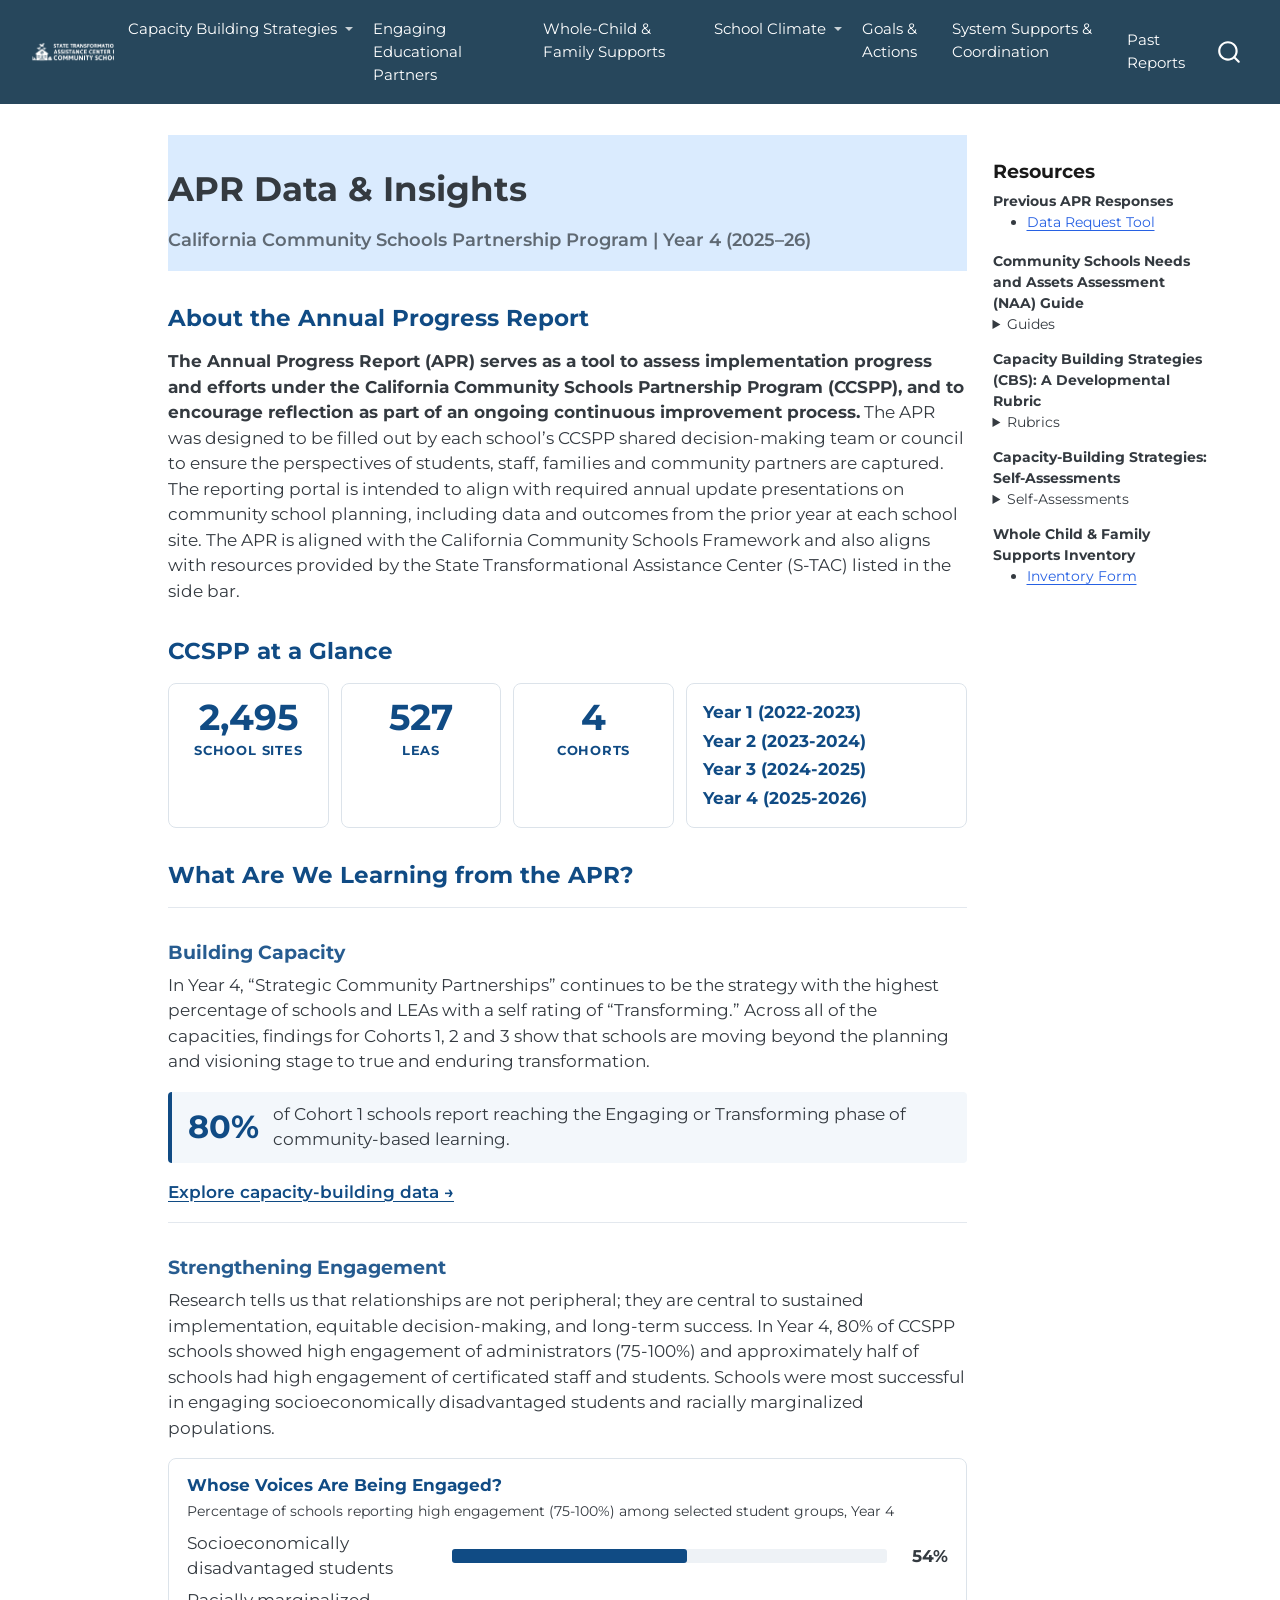
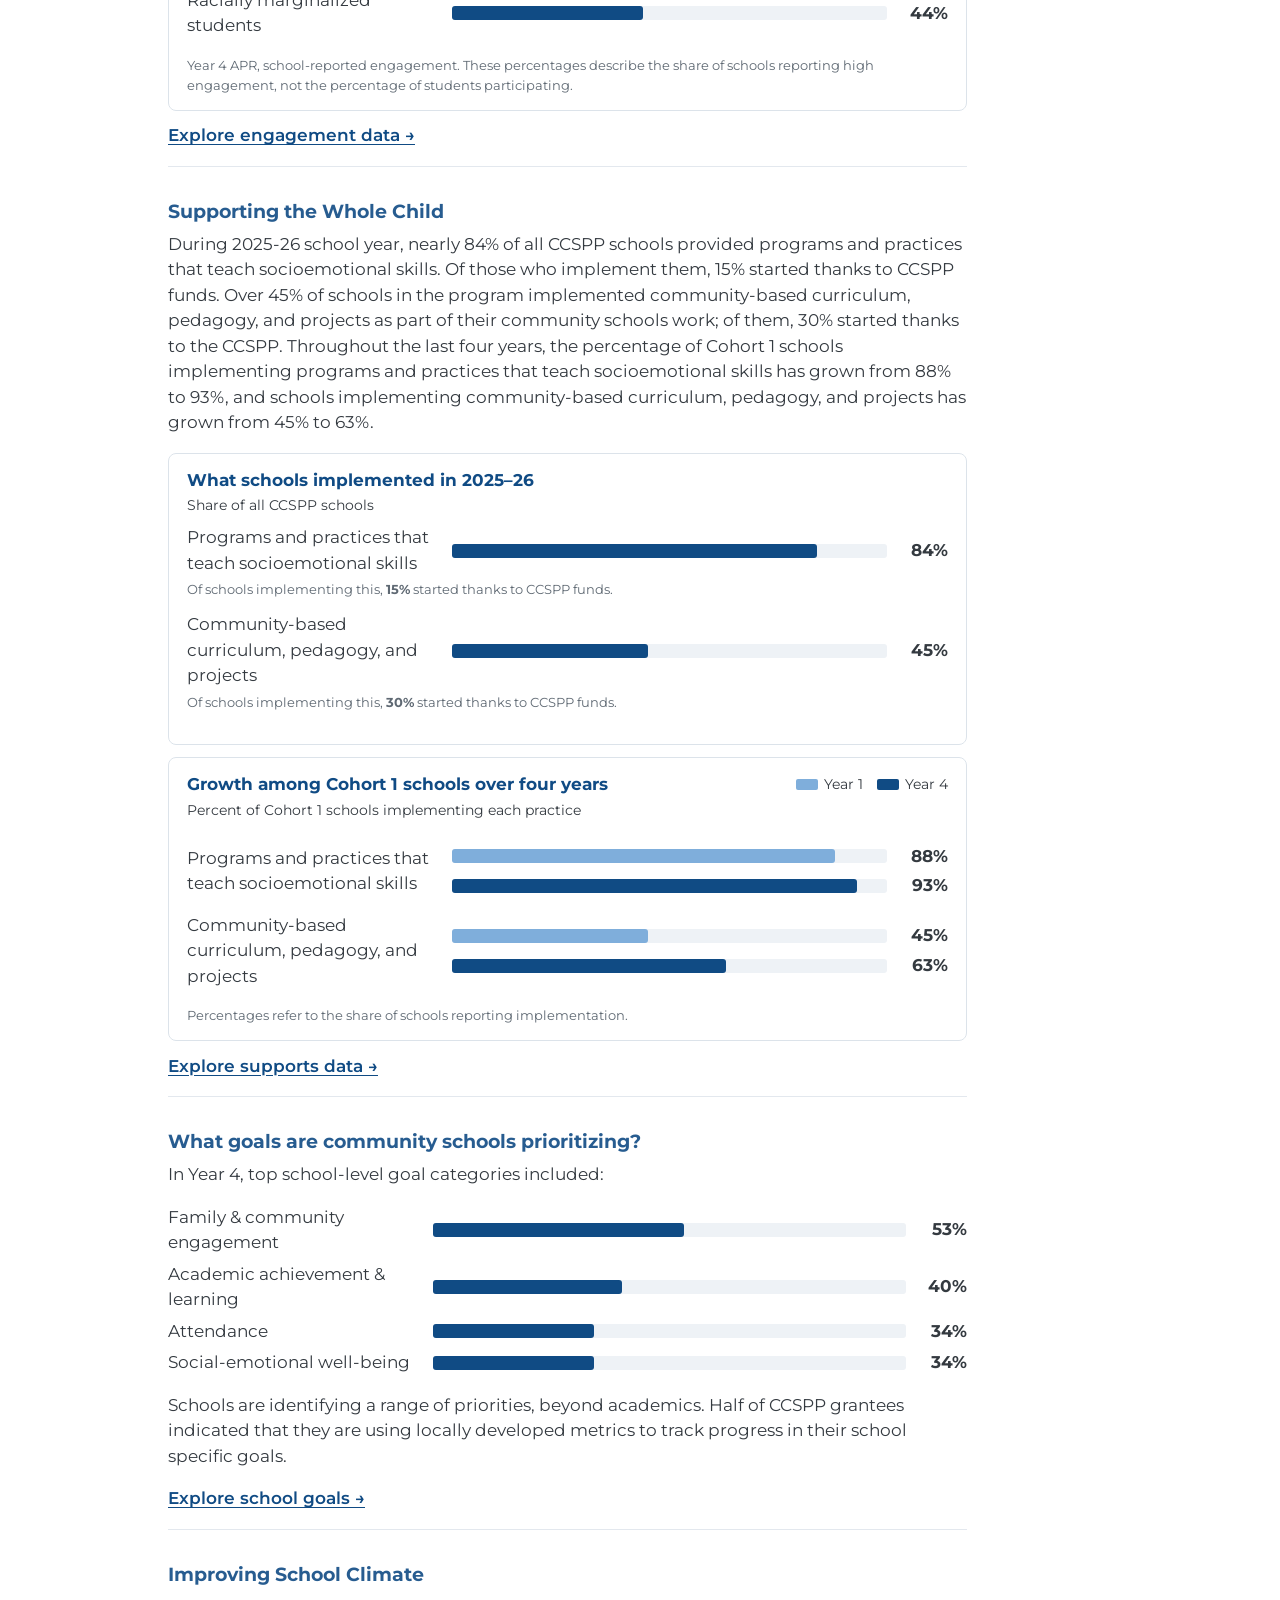
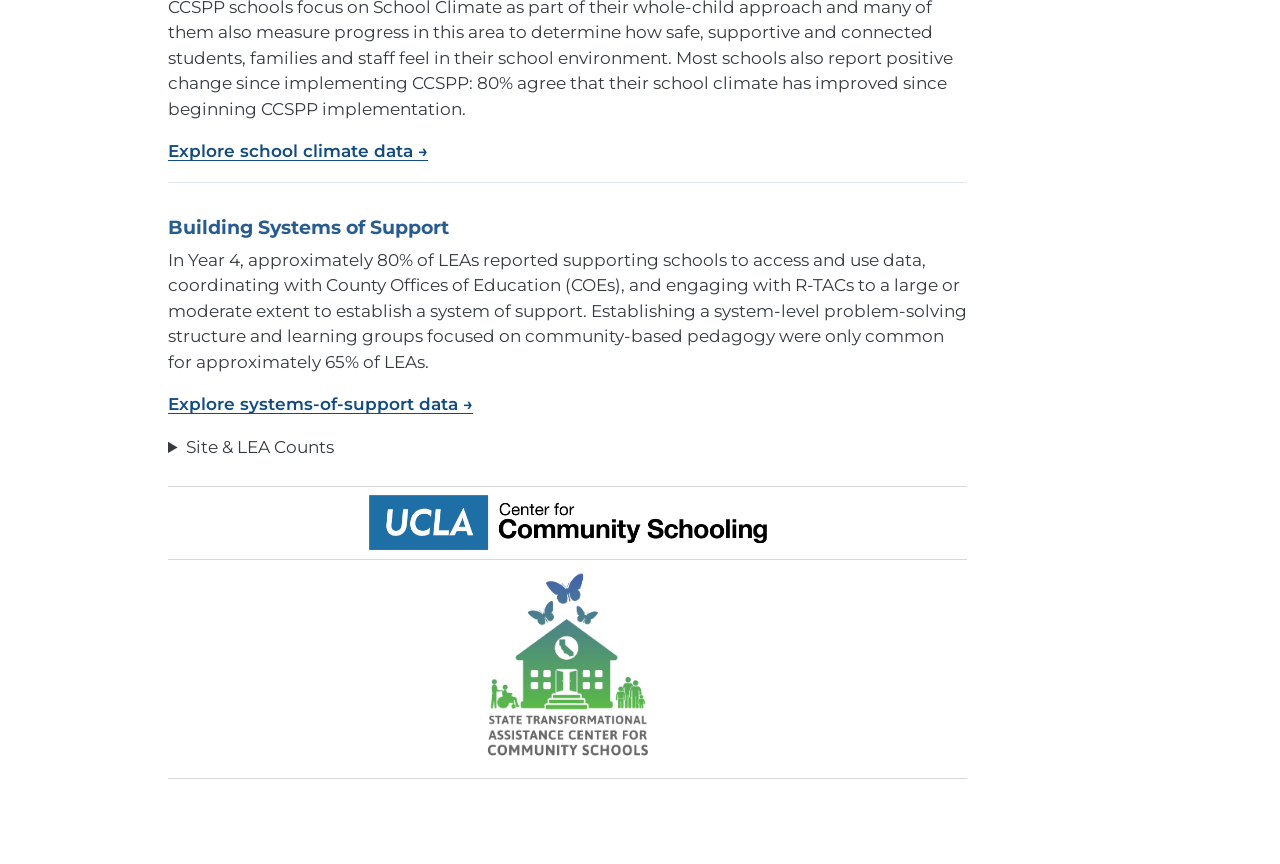
<file: docs/index.html>
<!DOCTYPE html>
<html xmlns="http://www.w3.org/1999/xhtml" lang="en" xml:lang="en"><head>

<meta charset="utf-8">
<meta name="generator" content="quarto-1.9.35">

<meta name="viewport" content="width=device-width, initial-scale=1.0, user-scalable=yes">


<title>CCSPP APR</title>
<style>
/* Default styles provided by pandoc.
** See https://pandoc.org/MANUAL.html#variables-for-html for config info.
*/
code{white-space: pre-wrap;}
span.smallcaps{font-variant: small-caps;}
div.columns{display: flex; gap: min(4vw, 1.5em);}
div.column{flex: auto; overflow-x: auto;}
div.hanging-indent{margin-left: 1.5em; text-indent: -1.5em;}
ul.task-list{list-style: none;}
ul.task-list li input[type="checkbox"] {
  width: 0.8em;
  margin: 0 0.8em 0.2em -1em; /* quarto-specific, see https://github.com/quarto-dev/quarto-cli/issues/4556 */ 
  vertical-align: middle;
}
</style>


<script src="site_libs/quarto-nav/quarto-nav.js"></script>
<script src="site_libs/quarto-nav/headroom.min.js"></script>
<script src="site_libs/clipboard/clipboard.min.js"></script>
<script src="site_libs/quarto-search/autocomplete.umd.js"></script>
<script src="site_libs/quarto-search/fuse.min.js"></script>
<script src="site_libs/quarto-search/quarto-search.js"></script>
<meta name="quarto:offset" content="./">
<link href="./images/logo/STAC-Logo-Vertical.png" rel="icon" type="image/png">
<script src="site_libs/quarto-html/quarto.js" type="module"></script>
<script src="site_libs/quarto-html/tabsets/tabsets.js" type="module"></script>
<script src="site_libs/quarto-html/popper.min.js"></script>
<script src="site_libs/quarto-html/tippy.umd.min.js"></script>
<script src="site_libs/quarto-html/anchor.min.js"></script>
<link href="site_libs/quarto-html/tippy.css" rel="stylesheet">
<link href="site_libs/quarto-html/quarto-syntax-highlighting-46f66b053e56abd73bb6e954d61a315b.css" rel="stylesheet" id="quarto-text-highlighting-styles">
<script src="site_libs/bootstrap/bootstrap.min.js"></script>
<link href="site_libs/bootstrap/bootstrap-icons.css" rel="stylesheet">
<link href="site_libs/bootstrap/bootstrap-a0f9fd0d421825b736dc1bbcbcba2219.min.css" rel="stylesheet" append-hash="true" id="quarto-bootstrap" data-mode="light">
<script id="quarto-search-options" type="application/json">{
  "location": "navbar",
  "copy-button": false,
  "collapse-after": 3,
  "panel-placement": "end",
  "type": "overlay",
  "limit": 50,
  "keyboard-shortcut": [
    "f",
    "/",
    "s"
  ],
  "show-item-context": false,
  "language": {
    "search-no-results-text": "No results",
    "search-matching-documents-text": "matching documents",
    "search-copy-link-title": "Copy link to search",
    "search-hide-matches-text": "Hide additional matches",
    "search-more-match-text": "more match in this document",
    "search-more-matches-text": "more matches in this document",
    "search-clear-button-title": "Clear",
    "search-text-placeholder": "",
    "search-detached-cancel-button-title": "Cancel",
    "search-submit-button-title": "Submit",
    "search-label": "Search"
  }
}</script>


<link rel="stylesheet" href="styles.css">
</head>

<body class="nav-fixed quarto-light">

<div id="quarto-search-results"></div>
  <header id="quarto-header" class="headroom fixed-top">
    <nav class="navbar navbar-expand-lg " data-bs-theme="dark">
      <div class="navbar-container container-fluid">
      <div class="navbar-brand-container mx-auto">
    <a href="./index.html" class="navbar-brand navbar-brand-logo">
    <img src="./images/logo/STAC-Logo-Horizontal-White.png" alt="" class="navbar-logo light-content">
    <img src="./images/logo/STAC-Logo-Horizontal-White.png" alt="" class="navbar-logo dark-content">
    </a>
  </div>
            <div id="quarto-search" class="" title="Search"></div>
          <button class="navbar-toggler" type="button" data-bs-toggle="collapse" data-bs-target="#navbarCollapse" aria-controls="navbarCollapse" role="menu" aria-expanded="false" aria-label="Toggle navigation" onclick="if (window.quartoToggleHeadroom) { window.quartoToggleHeadroom(); }">
  <span class="navbar-toggler-icon"></span>
</button>
          <div class="collapse navbar-collapse" id="navbarCollapse">
            <ul class="navbar-nav navbar-nav-scroll me-auto">
  <li class="nav-item dropdown ">
    <a class="nav-link dropdown-toggle" href="#" id="nav-menu-capacity-building-strategies" role="link" data-bs-toggle="dropdown" aria-expanded="false">
 <span class="menu-text">Capacity Building Strategies</span>
    </a>
    <ul class="dropdown-menu" aria-labelledby="nav-menu-capacity-building-strategies">    
        <li>
    <a class="dropdown-item" href="./CBS/Schools - Capacity Building Strategies.html">
 <span class="dropdown-text">Site</span></a>
  </li>  
        <li>
    <a class="dropdown-item" href="./CBS/cbs-lea.html">
 <span class="dropdown-text">LEA</span></a>
  </li>  
    </ul>
  </li>
  <li class="nav-item">
    <a class="nav-link" href="./Engaging Educational Partners.html"> 
<span class="menu-text">Engaging Educational Partners</span></a>
  </li>  
  <li class="nav-item">
    <a class="nav-link" href="./WCFSI.html"> 
<span class="menu-text">Whole-Child &amp; Family Supports</span></a>
  </li>  
  <li class="nav-item dropdown ">
    <a class="nav-link dropdown-toggle" href="#" id="nav-menu-school-climate" role="link" data-bs-toggle="dropdown" aria-expanded="false">
 <span class="menu-text">School Climate</span>
    </a>
    <ul class="dropdown-menu" aria-labelledby="nav-menu-school-climate">    
        <li>
    <a class="dropdown-item" href="./school-climate/school-climate-dashboard.html">
 <span class="dropdown-text">Dashboard</span></a>
  </li>  
        <li>
    <a class="dropdown-item" href="./school-climate/school-climate-qual.html">
 <span class="dropdown-text">Observed Improvements</span></a>
  </li>  
    </ul>
  </li>
  <li class="nav-item">
    <a class="nav-link" href="./Goals and Actions.html"> 
<span class="menu-text">Goals &amp; Actions</span></a>
  </li>  
  <li class="nav-item">
    <a class="nav-link" href="./system-level-analysis.html"> 
<span class="menu-text">System Supports &amp; Coordination</span></a>
  </li>  
</ul>
            <ul class="navbar-nav navbar-nav-scroll ms-auto">
  <li class="nav-item">
    <a class="nav-link" href="./past-reports.html"> 
<span class="menu-text">Past Reports</span></a>
  </li>  
</ul>
          </div> <!-- /navcollapse -->
            <div class="quarto-navbar-tools">
</div>
      </div> <!-- /container-fluid -->
    </nav>
</header>
<!-- content -->
<div id="quarto-content" class="quarto-container page-columns page-rows-contents page-layout-article page-navbar">
<!-- sidebar -->
<!-- margin-sidebar -->
    <div id="quarto-margin-sidebar" class="sidebar margin-sidebar zindex-bottom">
    </div>
<!-- main -->
<main class="content page-columns page-full" id="quarto-document-content"><header id="title-block-header" class="quarto-title-block"></header>




<style>
/* Mobile: don't sticky (prevents overlap) */
@media (max-width: 991.98px) {
  .column-margin { 
    position: static !important; 
    top: auto !important;
  }
}

/* Desktop: sticky */
@media (min-width: 992px) {
  .column-margin {
    position: sticky;
    top: 1rem;
  }
}
</style>
<style>
/* ------------------------------------------------------------
   Home page (APR Data & Insights) -- styles follow the
   apr-home-page-draft.docx: navy section titles (#104B84),
   dark gray body text (#343A40), gray subtitle (#5F6973).
   ------------------------------------------------------------ */
.home-page { color: #343A40; }
.home-page h2,
.home-page h3 {
  color: #104B84;
  font-weight: 700;
}
.home-page h2 {
  font-size: 1.35rem;
  border-bottom: none;
  margin-top: 2rem;
}
.home-page h3 {
  font-size: 1.1rem;
  margin-top: 1.75rem;
  margin-bottom: 0.5rem;
}
.hero-banner .hero-subtitle {
  color: #5F6973;
  font-size: 1.05rem;
  font-weight: 600;
  margin: 0.25rem 0 0;
}

/* CCSPP at a Glance tiles */
.glance {
  display: flex;
  flex-wrap: wrap;
  gap: 12px;
  margin: 0.75rem 0 1.5rem;
}
.glance-tile {
  flex: 1 1 130px;
  border: 1px solid #DCE3EA;
  border-radius: 8px;
  padding: 14px 16px;
  text-align: center;
}
.glance-num {
  font-size: 2.1rem;
  font-weight: 700;
  line-height: 1.1;
  color: #104B84;
}
.glance-label {
  font-size: 0.75rem;
  font-weight: 700;
  letter-spacing: 0.06em;
  text-transform: uppercase;
  color: #104B84;
  margin-top: 4px;
}
.glance-years {
  flex: 2 1 220px;
  text-align: left;
  font-weight: 700;
  color: #104B84;
  line-height: 1.7;
}

/* "What are we learning" sections */
.learn-section {
  border-top: 1px solid #E3E8EE;
  padding-top: 0.25rem;
}
.home-stat {
  display: flex;
  align-items: center;
  gap: 14px;
  background: #F3F7FB;
  border-left: 4px solid #104B84;
  border-radius: 4px;
  padding: 10px 16px;
  margin: 0.5rem 0 1rem;
}
.home-stat-num {
  font-size: 1.9rem;
  font-weight: 700;
  color: #104B84;
  line-height: 1;
}
.explore-link a {
  color: #104B84;
  font-weight: 600;
  text-decoration: underline;
}
.explore-link a::after { content: " \2192"; }

/* Horizontal bars (goals; engagement Option B) */
.bar-list { margin: 0.5rem 0 1rem; }
.bar-row {
  display: grid;
  grid-template-columns: minmax(150px, 15rem) 1fr 3rem;
  align-items: center;
  gap: 10px;
  margin: 6px 0;
}
.bar-track {
  background: #EEF2F6;
  border-radius: 3px;
  height: 14px;
}
.bar-fill {
  background: #104B84;
  height: 100%;
  border-radius: 3px;
}
.bar-pct { font-weight: 700; text-align: right; }
.chart-card {
  border: 1px solid #DCE3EA;
  border-radius: 8px;
  padding: 14px 18px;
  margin: 0.75rem 0;
}
.chart-card .chart-title { font-weight: 700; color: #104B84; margin: 0; }
.chart-card .chart-sub { font-size: 0.85rem; margin: 2px 0 8px; }
.chart-card .chart-note { font-size: 0.78rem; color: #5F6973; margin: 8px 0 0; }

/* TEMPORARY: labels for comparing the two engagement-chart options */
.option-label {
  display: inline-block;
  font-size: 0.75rem;
  font-weight: 700;
  color: #7F4F00;
  background: #FFF3CD;
  border-radius: 4px;
  padding: 2px 8px;
  margin-top: 0.5rem;
}

/* Whole-child charts: notes under bars, Year 1 / Year 4 legend, paired bars */
.bar-callout {
  font-size: 0.78rem;
  color: #5F6973;
  margin: -2px 0 12px;
}
.chart-head {
  display: flex;
  flex-wrap: wrap;
  justify-content: space-between;
  align-items: flex-start;
  gap: 4px 16px;
}
.chart-legend {
  display: flex;
  gap: 14px;
  font-size: 0.8rem;
  margin-top: 2px;
}
.chart-legend span { display: inline-flex; align-items: center; gap: 6px; }
.chart-legend i {
  display: inline-block;
  width: 22px;
  height: 11px;
  border-radius: 2px;
  background: #104B84;
}
.chart-legend i.year1,
.bar-fill.year1 { background: #7FAEDB; }
.bar-group {
  display: grid;
  grid-template-columns: minmax(150px, 15rem) 1fr;
  align-items: center;
  gap: 10px;
  margin: 10px 0;
}
.bar-pair-row {
  display: grid;
  grid-template-columns: 1fr 3rem;
  align-items: center;
  gap: 10px;
  margin: 4px 0;
}

@media (max-width: 575.98px) {
  .bar-row { grid-template-columns: 1fr 3rem; }
  .bar-row .bar-label { grid-column: 1 / -1; }
  .home-stat { flex-direction: column; align-items: flex-start; }
  .bar-group { grid-template-columns: 1fr; gap: 2px; }
}
</style>
<section id="apr-data-insights" class="level1 hero-banner">
<h1>APR Data &amp; Insights</h1>
<p><span class="hero-subtitle">California Community Schools Partnership Program | Year 4 (2025–26)</span></p>
</section>

<div class="no-row-height column-margin column-container"><section id="resources" class="level3">
<h3 class="anchored" data-anchor-id="resources">Resources</h3>
<p><span style="color: #343a40;"><strong>Previous APR Responses</strong></span></p>
<ul>
<li><a href="https://uclaed.co1.qualtrics.com/jfe/form/SV_9mLEu1IuNi6LZfo" target="_blank">Data Request Tool</a></li>
</ul>
<p><span style="color: #343a40;"><strong>Community Schools Needs and Assets Assessment (NAA) Guide</strong></span></p>
<details>
<summary>
Guides
</summary>
<ul>
<li><p><a href="https://cadigitalcommons.org/wp-content/uploads/2025/06/Deep-Needs-and-Asset-Assessment.pdf" target="_blank">NAA Guide – Full</a></p></li>
<li><p><a href="https://cadigitalcommons.org/wp-content/uploads/2025/06/Needs-and-Assets-Assessment-Condensed.pdf" target="_blank">NAA Guide – Condensed</a></p></li>
</ul>
</details>
<p><span style="color: #343a40;"><strong>Capacity Building Strategies (CBS): A Developmental Rubric</strong></span></p>
<details>
<summary>
Rubrics
</summary>
<ul>
<li><a href="https://drive.google.com/file/d/1DP7RyhAVxTFmHMCD0gwekij5-J-h7BR9/view" target="_blank">CBS - English</a></li>
</ul>
</details>
<p><span style="color: #343a40;"><strong>Capacity-Building Strategies: Self-Assessments</strong></span></p>
<details>
<summary>
Self-Assessments
</summary>
<ul>
<li><p><a href="https://docs.google.com/forms/d/e/1FAIpQLSdcH3LNxkDwyvIk_gppRtpNWwfiOEIjXn0z5QTgOqBknGu_lQ/viewform" target="_blank">LEA - English</a></p></li>
<li><p><a href="https://docs.google.com/forms/d/e/1FAIpQLSc5DZgLk-vQy-woKBKLm49a4QzHU9YAFCF1oBO0h-w63NDepA/viewform?usp=send_form" target="_blank">Site - English</a></p></li>
<li><p><a href="https://docs.google.com/document/d/1Zg2EU0CJ4ka5Bm2RTd6Dy4XGqrpqrelE/edit?usp=sharing&amp;ouid=100302755592707449375&amp;rtpof=true&amp;sd=true" target="_blank">Site - Spanish</a></p></li>
</ul>
</details>
<p><span style="color: #343a40;"><strong>Whole Child &amp; Family Supports Inventory</strong></span></p>
<ul>
<li><a href="https://cadigitalcommons.org/wp-content/uploads/2025/07/Whole-Child-and-Family-Supports-Inventory-updated.pdf" target="_blank">Inventory Form</a></li>
</ul>
</section></div><div class="home-page">
<section id="about-the-annual-progress-report" class="level2">
<h2 class="anchored" data-anchor-id="about-the-annual-progress-report">About the Annual Progress Report</h2>
<p><strong>The Annual Progress Report (APR) serves as a tool to assess implementation progress and efforts under the California Community Schools Partnership Program (CCSPP), and to encourage reflection as part of an ongoing continuous improvement process.</strong> The APR was designed to be filled out by each school’s CCSPP shared decision-making team or council to ensure the perspectives of students, staff, families and community partners are captured. The reporting portal is intended to align with required annual update presentations on community school planning, including data and outcomes from the prior year at each school site. The APR is aligned with the California Community Schools Framework and also aligns with resources provided by the State Transformational Assistance Center (S-TAC) listed in the side bar.</p>
</section>
<section id="ccspp-at-a-glance" class="level2">
<h2 class="anchored" data-anchor-id="ccspp-at-a-glance">CCSPP at a Glance</h2>
<div class="glance">
  <div class="glance-tile">
    <div class="glance-num">2,495</div>
    <div class="glance-label">School sites</div>
  </div>
  <!-- TODO: confirm LEA count. Tile and draft say 597; the LEA Count table at the bottom of this page totals 527 (unique LEAs). -->
  <div class="glance-tile">
    <div class="glance-num">527</div>
    <div class="glance-label">LEAs</div>
  </div>
  <div class="glance-tile">
    <div class="glance-num">4</div>
    <div class="glance-label">Cohorts</div>
  </div>
  <div class="glance-tile glance-years">
    Year 1 (2022-2023)<br>
    Year 2 (2023-2024)<br>
    Year 3 (2024-2025)<br>
    Year 4 (2025-2026)
  </div>
</div>
</section>
<section id="what-are-we-learning-from-the-apr" class="level2">
<h2 class="anchored" data-anchor-id="what-are-we-learning-from-the-apr">What Are We Learning from the APR?</h2>
<section id="building-capacity" class="level3 learn-section">
<h3 class="anchored" data-anchor-id="building-capacity">Building Capacity</h3>
<p>In Year 4, “Strategic Community Partnerships” continues to be the strategy with the highest percentage of schools and LEAs with a self rating of “Transforming.” Across all of the capacities, findings for Cohorts 1, 2 and 3 show that schools are moving beyond the planning and visioning stage to true and enduring transformation.</p>
<div class="home-stat">
  <span class="home-stat-num">80%</span>
  <span>of Cohort 1 schools report reaching the Engaging or Transforming phase of community-based learning.</span>
</div>
<p><span class="explore-link"><a href="./CBS/Schools - Capacity Building Strategies.html">Explore capacity-building data</a></span></p>
</section>
<section id="strengthening-engagement" class="level3 learn-section">
<h3 class="anchored" data-anchor-id="strengthening-engagement">Strengthening Engagement</h3>
<p>Research tells us that relationships are not peripheral; they are central to sustained implementation, equitable decision-making, and long-term success. In Year 4, 80% of CCSPP schools showed high engagement of administrators (75-100%) and approximately half of schools had high engagement of certificated staff and students. Schools were most successful in engaging socioeconomically disadvantaged students and racially marginalized populations.</p>
<!-- TEMPORARY: two versions of the engagement chart for comparison.
     Keep ONE of Option A / Option B, then delete the other and both .option-label spans. -->
<div class="chart-card">
  <p class="chart-title">Whose Voices Are Being Engaged?</p>
  <p class="chart-sub">Percentage of schools reporting high engagement (75-100%) among selected student groups, Year 4</p>
  <div class="bar-list">
    <div class="bar-row"><div class="bar-label">Socioeconomically disadvantaged students</div><div class="bar-track"><div class="bar-fill" style="width:54%"></div></div><div class="bar-pct">54%</div></div>
    <div class="bar-row"><div class="bar-label">Racially marginalized students</div><div class="bar-track"><div class="bar-fill" style="width:44%"></div></div><div class="bar-pct">44%</div></div>
  </div>
  <p class="chart-note">Year 4 APR, school-reported engagement. These percentages describe the share of schools reporting high engagement, not the percentage of students participating.</p>
</div>
<p><span class="explore-link"><a href="./Engaging Educational Partners.html">Explore engagement data</a></span></p>
</section>
<section id="supporting-the-whole-child" class="level3 learn-section">
<h3 class="anchored" data-anchor-id="supporting-the-whole-child">Supporting the Whole Child</h3>
<p>During 2025-26 school year, nearly 84% of all CCSPP schools provided programs and practices that teach socioemotional skills. Of those who implement them, 15% started thanks to CCSPP funds. Over 45% of schools in the program implemented community-based curriculum, pedagogy, and projects as part of their community schools work; of them, 30% started thanks to the CCSPP. Throughout the last four years, the percentage of Cohort 1 schools implementing programs and practices that teach socioemotional skills has grown from 88% to 93%, and schools implementing community-based curriculum, pedagogy, and projects has grown from 45% to 63%.</p>
<div class="chart-card">
  <p class="chart-title">What schools implemented in 2025–26</p>
  <p class="chart-sub">Share of all CCSPP schools</p>
  <div class="bar-list">
    <div class="bar-row"><div class="bar-label">Programs and practices that teach socioemotional skills</div><div class="bar-track"><div class="bar-fill" style="width:84%"></div></div><div class="bar-pct">84%</div></div>
    <div class="bar-callout">Of schools implementing this, <strong>15%</strong> started thanks to CCSPP funds.</div>
    <div class="bar-row"><div class="bar-label">Community-based curriculum, pedagogy, and projects</div><div class="bar-track"><div class="bar-fill" style="width:45%"></div></div><div class="bar-pct">45%</div></div>
    <div class="bar-callout">Of schools implementing this, <strong>30%</strong> started thanks to CCSPP funds.</div>
  </div>
</div>

<div class="chart-card">
  <div class="chart-head">
    <div>
      <p class="chart-title">Growth among Cohort 1 schools over four years</p>
      <p class="chart-sub">Percent of Cohort 1 schools implementing each practice</p>
    </div>
    <div class="chart-legend"><span><i class="year1"></i>Year 1</span><span><i></i>Year 4</span></div>
  </div>
  <div class="bar-list">
    <div class="bar-group">
      <div class="bar-label">Programs and practices that teach socioemotional skills</div>
      <div>
      <div class="bar-pair-row"><div class="bar-track"><div class="bar-fill year1" style="width:88%" title="Year 1: 88%"></div></div><div class="bar-pct">88%</div></div>
      <div class="bar-pair-row"><div class="bar-track"><div class="bar-fill" style="width:93%" title="Year 4: 93%"></div></div><div class="bar-pct">93%</div></div>
      </div>
    </div>
    <div class="bar-group">
      <div class="bar-label">Community-based curriculum, pedagogy, and projects</div>
      <div>
      <div class="bar-pair-row"><div class="bar-track"><div class="bar-fill year1" style="width:45%" title="Year 1: 45%"></div></div><div class="bar-pct">45%</div></div>
      <div class="bar-pair-row"><div class="bar-track"><div class="bar-fill" style="width:63%" title="Year 4: 63%"></div></div><div class="bar-pct">63%</div></div>
      </div>
    </div>
  </div>
  <p class="chart-note">Percentages refer to the share of schools reporting implementation.</p>
</div>
<p><span class="explore-link"><a href="./WCFSI.html">Explore supports data</a></span></p>
</section>
<section id="what-goals-are-community-schools-prioritizing" class="level3 learn-section">
<h3 class="anchored" data-anchor-id="what-goals-are-community-schools-prioritizing">What goals are community schools prioritizing?</h3>
<p>In Year 4, top school-level goal categories included:</p>
<div class="bar-list">
  <div class="bar-row"><div class="bar-label">Family &amp; community engagement</div><div class="bar-track"><div class="bar-fill" style="width:53%"></div></div><div class="bar-pct">53%</div></div>
  <div class="bar-row"><div class="bar-label">Academic achievement &amp; learning</div><div class="bar-track"><div class="bar-fill" style="width:40%"></div></div><div class="bar-pct">40%</div></div>
  <div class="bar-row"><div class="bar-label">Attendance</div><div class="bar-track"><div class="bar-fill" style="width:34%"></div></div><div class="bar-pct">34%</div></div>
  <div class="bar-row"><div class="bar-label">Social-emotional well-being</div><div class="bar-track"><div class="bar-fill" style="width:34%"></div></div><div class="bar-pct">34%</div></div>
</div>
<p>Schools are identifying a range of priorities, beyond academics. Half of CCSPP grantees indicated that they are using locally developed metrics to track progress in their school specific goals.</p>
<p><span class="explore-link"><a href="./Goals and Actions.html">Explore school goals</a></span></p>
</section>
<section id="improving-school-climate" class="level3 learn-section">
<h3 class="anchored" data-anchor-id="improving-school-climate">Improving School Climate</h3>
<p>CCSPP schools focus on School Climate as part of their whole-child approach and many of them also measure progress in this area to determine how safe, supportive and connected students, families and staff feel in their school environment. Most schools also report positive change since implementing CCSPP: 80% agree that their school climate has improved since beginning CCSPP implementation.</p>
<p><span class="explore-link"><a href="./school-climate/school-climate-dashboard.html">Explore school climate data</a></span></p>
</section>
<section id="building-systems-of-support" class="level3 learn-section">
<h3 class="anchored" data-anchor-id="building-systems-of-support">Building Systems of Support</h3>
<p>In Year 4, approximately 80% of LEAs reported supporting schools to access and use data, coordinating with County Offices of Education (COEs), and engaging with R-TACs to a large or moderate extent to establish a system of support. Establishing a system-level problem-solving structure and learning groups focused on community-based pedagogy were only common for approximately 65% of LEAs.</p>
<p><span class="explore-link"><a href="./system-level-analysis.html">Explore systems-of-support data</a></span></p>
</section>
</section>
</div>
<details>
<summary>
Site &amp; LEA Counts
</summary>
<div class="tabset-margin-container"></div><div class="panel-tabset">
<ul class="nav nav-tabs" role="tablist"><li class="nav-item" role="presentation"><a class="nav-link active" id="tabset-1-1-tab" data-bs-toggle="tab" data-bs-target="#tabset-1-1" role="tab" aria-controls="tabset-1-1" aria-selected="true" href="">Site Count</a></li><li class="nav-item" role="presentation"><a class="nav-link" id="tabset-1-2-tab" data-bs-toggle="tab" data-bs-target="#tabset-1-2" role="tab" aria-controls="tabset-1-2" aria-selected="false" href="">LEA Count</a></li></ul>
<div class="tab-content">
<div id="tabset-1-1" class="tab-pane active" role="tabpanel" aria-labelledby="tabset-1-1-tab">
<table class="caption-top table">
<thead>
<tr class="header">
<th>Cohort</th>
<th>Site Count</th>
</tr>
</thead>
<tbody>
<tr class="odd">
<td>Cohort 1</td>
<td>457</td>
</tr>
<tr class="even">
<td>Cohort 2</td>
<td>571</td>
</tr>
<tr class="odd">
<td>Cohort 3</td>
<td>998</td>
</tr>
<tr class="even">
<td>Cohort 4</td>
<td>469</td>
</tr>
<tr class="odd">
<td><strong>Grand Total</strong></td>
<td><strong>2,495</strong></td>
</tr>
</tbody>
</table>
</div>
<div id="tabset-1-2" class="tab-pane" role="tabpanel" aria-labelledby="tabset-1-2-tab">
<table class="caption-top table">
<thead>
<tr class="header">
<th>Cohort</th>
<th>LEA Count</th>
</tr>
</thead>
<tbody>
<tr class="odd">
<td>Cohort 1</td>
<td>75</td>
</tr>
<tr class="even">
<td>Cohort 2</td>
<td>104</td>
</tr>
<tr class="odd">
<td>Cohort 3</td>
<td>251</td>
</tr>
<tr class="even">
<td>Cohort 4</td>
<td>97</td>
</tr>
<tr class="odd">
<td><strong>Grand Total</strong></td>
<td><strong>527</strong></td>
</tr>
</tbody>
</table>
<p>*Number of participating LEAs (unique). The number of granted LEA per cohort might vary, since some LEAs were awarded grants in more than one cohort.</p>
</div>
</div>
</div>
</details>
<table class="caption-top table">
<tbody>
<tr class="odd">
<td style="text-align: center;"><img src="images/UCLACtrForCommSchoolingLogo.png" class="img-fluid" width="398"></td>
</tr>
<tr class="even">
<td style="text-align: center;"><img src="images/stac-logo.png" class="img-fluid" width="188"></td>
</tr>
</tbody>
</table>



</main> <!-- /main -->
<script id="quarto-html-after-body" type="application/javascript">
  window.document.addEventListener("DOMContentLoaded", function (event) {
    const icon = "";
    const anchorJS = new window.AnchorJS();
    anchorJS.options = {
      placement: 'right',
      icon: icon
    };
    anchorJS.add('.anchored');
    const isCodeAnnotation = (el) => {
      for (const clz of el.classList) {
        if (clz.startsWith('code-annotation-')) {                     
          return true;
        }
      }
      return false;
    }
    const onCopySuccess = function(e) {
      // button target
      const button = e.trigger;
      // don't keep focus
      button.blur();
      // flash "checked"
      button.classList.add('code-copy-button-checked');
      var currentTitle = button.getAttribute("title");
      button.setAttribute("title", "Copied!");
      let tooltip;
      if (window.bootstrap) {
        button.setAttribute("data-bs-toggle", "tooltip");
        button.setAttribute("data-bs-placement", "left");
        button.setAttribute("data-bs-title", "Copied!");
        tooltip = new bootstrap.Tooltip(button, 
          { trigger: "manual", 
            customClass: "code-copy-button-tooltip",
            offset: [0, -8]});
        tooltip.show();    
      }
      setTimeout(function() {
        if (tooltip) {
          tooltip.hide();
          button.removeAttribute("data-bs-title");
          button.removeAttribute("data-bs-toggle");
          button.removeAttribute("data-bs-placement");
        }
        button.setAttribute("title", currentTitle);
        button.classList.remove('code-copy-button-checked');
      }, 1000);
      // clear code selection
      e.clearSelection();
    }
    const getTextToCopy = function(trigger) {
      const outerScaffold = trigger.parentElement.cloneNode(true);
      const codeEl = outerScaffold.querySelector('code');
      for (const childEl of codeEl.children) {
        if (isCodeAnnotation(childEl)) {
          childEl.remove();
        }
      }
      return codeEl.innerText;
    }
    const clipboard = new window.ClipboardJS('.code-copy-button:not([data-in-quarto-modal])', {
      text: getTextToCopy
    });
    clipboard.on('success', onCopySuccess);
    if (window.document.getElementById('quarto-embedded-source-code-modal')) {
      const clipboardModal = new window.ClipboardJS('.code-copy-button[data-in-quarto-modal]', {
        text: getTextToCopy,
        container: window.document.getElementById('quarto-embedded-source-code-modal')
      });
      clipboardModal.on('success', onCopySuccess);
    }
      var localhostRegex = new RegExp(/^(?:http|https):\/\/localhost\:?[0-9]*\//);
      var mailtoRegex = new RegExp(/^mailto:/);
        var filterRegex = new RegExp('/' + window.location.host + '/');
      var isInternal = (href) => {
          return filterRegex.test(href) || localhostRegex.test(href) || mailtoRegex.test(href);
      }
      // Inspect non-navigation links and adorn them if external
     var links = window.document.querySelectorAll('a[href]:not(.nav-link):not(.navbar-brand):not(.toc-action):not(.sidebar-link):not(.sidebar-item-toggle):not(.pagination-link):not(.no-external):not([aria-hidden]):not(.dropdown-item):not(.quarto-navigation-tool):not(.about-link)');
      for (var i=0; i<links.length; i++) {
        const link = links[i];
        if (!isInternal(link.href)) {
          // undo the damage that might have been done by quarto-nav.js in the case of
          // links that we want to consider external
          if (link.dataset.originalHref !== undefined) {
            link.href = link.dataset.originalHref;
          }
        }
      }
    function tippyHover(el, contentFn, onTriggerFn, onUntriggerFn) {
      const config = {
        allowHTML: true,
        maxWidth: 500,
        delay: 100,
        arrow: false,
        appendTo: function(el) {
            return el.parentElement;
        },
        interactive: true,
        interactiveBorder: 10,
        theme: 'quarto',
        placement: 'bottom-start',
      };
      if (contentFn) {
        config.content = contentFn;
      }
      if (onTriggerFn) {
        config.onTrigger = onTriggerFn;
      }
      if (onUntriggerFn) {
        config.onUntrigger = onUntriggerFn;
      }
      window.tippy(el, config); 
    }
    const noterefs = window.document.querySelectorAll('a[role="doc-noteref"]');
    for (var i=0; i<noterefs.length; i++) {
      const ref = noterefs[i];
      tippyHover(ref, function() {
        // use id or data attribute instead here
        let href = ref.getAttribute('data-footnote-href') || ref.getAttribute('href');
        try { href = new URL(href).hash; } catch {}
        const id = href.replace(/^#\/?/, "");
        const note = window.document.getElementById(id);
        if (note) {
          return note.innerHTML;
        } else {
          return "";
        }
      });
    }
    const xrefs = window.document.querySelectorAll('a.quarto-xref');
    const processXRef = (id, note) => {
      // Strip column container classes
      const stripColumnClz = (el) => {
        el.classList.remove("page-full", "page-columns");
        if (el.children) {
          for (const child of el.children) {
            stripColumnClz(child);
          }
        }
      }
      stripColumnClz(note)
      if (id === null || id.startsWith('sec-')) {
        // Special case sections, only their first couple elements
        const container = document.createElement("div");
        if (note.children && note.children.length > 2) {
          container.appendChild(note.children[0].cloneNode(true));
          for (let i = 1; i < note.children.length; i++) {
            const child = note.children[i];
            if (child.tagName === "P" && child.innerText === "") {
              continue;
            } else {
              container.appendChild(child.cloneNode(true));
              break;
            }
          }
          if (window.Quarto?.typesetMath) {
            window.Quarto.typesetMath(container);
          }
          return container.innerHTML
        } else {
          if (window.Quarto?.typesetMath) {
            window.Quarto.typesetMath(note);
          }
          return note.innerHTML;
        }
      } else {
        // Remove any anchor links if they are present
        const anchorLink = note.querySelector('a.anchorjs-link');
        if (anchorLink) {
          anchorLink.remove();
        }
        if (window.Quarto?.typesetMath) {
          window.Quarto.typesetMath(note);
        }
        if (note.classList.contains("callout")) {
          return note.outerHTML;
        } else {
          return note.innerHTML;
        }
      }
    }
    for (var i=0; i<xrefs.length; i++) {
      const xref = xrefs[i];
      tippyHover(xref, undefined, function(instance) {
        instance.disable();
        let url = xref.getAttribute('href');
        let hash = undefined; 
        if (url.startsWith('#')) {
          hash = url;
        } else {
          try { hash = new URL(url).hash; } catch {}
        }
        if (hash) {
          const id = hash.replace(/^#\/?/, "");
          const note = window.document.getElementById(id);
          if (note !== null) {
            try {
              const html = processXRef(id, note.cloneNode(true));
              instance.setContent(html);
            } finally {
              instance.enable();
              instance.show();
            }
          } else {
            // See if we can fetch this
            fetch(url.split('#')[0])
            .then(res => res.text())
            .then(html => {
              const parser = new DOMParser();
              const htmlDoc = parser.parseFromString(html, "text/html");
              const note = htmlDoc.getElementById(id);
              if (note !== null) {
                const html = processXRef(id, note);
                instance.setContent(html);
              } 
            }).finally(() => {
              instance.enable();
              instance.show();
            });
          }
        } else {
          // See if we can fetch a full url (with no hash to target)
          // This is a special case and we should probably do some content thinning / targeting
          fetch(url)
          .then(res => res.text())
          .then(html => {
            const parser = new DOMParser();
            const htmlDoc = parser.parseFromString(html, "text/html");
            const note = htmlDoc.querySelector('main.content');
            if (note !== null) {
              // This should only happen for chapter cross references
              // (since there is no id in the URL)
              // remove the first header
              if (note.children.length > 0 && note.children[0].tagName === "HEADER") {
                note.children[0].remove();
              }
              const html = processXRef(null, note);
              instance.setContent(html);
            } 
          }).finally(() => {
            instance.enable();
            instance.show();
          });
        }
      }, function(instance) {
      });
    }
        let selectedAnnoteEl;
        const selectorForAnnotation = ( cell, annotation) => {
          let cellAttr = 'data-code-cell="' + cell + '"';
          let lineAttr = 'data-code-annotation="' +  annotation + '"';
          const selector = 'span[' + cellAttr + '][' + lineAttr + ']';
          return selector;
        }
        const selectCodeLines = (annoteEl) => {
          const doc = window.document;
          const targetCell = annoteEl.getAttribute("data-target-cell");
          const targetAnnotation = annoteEl.getAttribute("data-target-annotation");
          const annoteSpan = window.document.querySelector(selectorForAnnotation(targetCell, targetAnnotation));
          const lines = annoteSpan.getAttribute("data-code-lines").split(",");
          const lineIds = lines.map((line) => {
            return targetCell + "-" + line;
          })
          let top = null;
          let height = null;
          let parent = null;
          if (lineIds.length > 0) {
              //compute the position of the single el (top and bottom and make a div)
              const el = window.document.getElementById(lineIds[0]);
              top = el.offsetTop;
              height = el.offsetHeight;
              parent = el.parentElement.parentElement;
            if (lineIds.length > 1) {
              const lastEl = window.document.getElementById(lineIds[lineIds.length - 1]);
              const bottom = lastEl.offsetTop + lastEl.offsetHeight;
              height = bottom - top;
            }
            if (top !== null && height !== null && parent !== null) {
              // cook up a div (if necessary) and position it 
              let div = window.document.getElementById("code-annotation-line-highlight");
              if (div === null) {
                div = window.document.createElement("div");
                div.setAttribute("id", "code-annotation-line-highlight");
                div.style.position = 'absolute';
                parent.appendChild(div);
              }
              div.style.top = top - 2 + "px";
              div.style.height = height + 4 + "px";
              div.style.left = 0;
              let gutterDiv = window.document.getElementById("code-annotation-line-highlight-gutter");
              if (gutterDiv === null) {
                gutterDiv = window.document.createElement("div");
                gutterDiv.setAttribute("id", "code-annotation-line-highlight-gutter");
                gutterDiv.style.position = 'absolute';
                const codeCell = window.document.getElementById(targetCell);
                const gutter = codeCell.querySelector('.code-annotation-gutter');
                gutter.appendChild(gutterDiv);
              }
              gutterDiv.style.top = top - 2 + "px";
              gutterDiv.style.height = height + 4 + "px";
            }
            selectedAnnoteEl = annoteEl;
          }
        };
        const unselectCodeLines = () => {
          const elementsIds = ["code-annotation-line-highlight", "code-annotation-line-highlight-gutter"];
          elementsIds.forEach((elId) => {
            const div = window.document.getElementById(elId);
            if (div) {
              div.remove();
            }
          });
          selectedAnnoteEl = undefined;
        };
          // Handle positioning of the toggle
      window.addEventListener(
        "resize",
        throttle(() => {
          elRect = undefined;
          if (selectedAnnoteEl) {
            selectCodeLines(selectedAnnoteEl);
          }
        }, 10)
      );
      function throttle(fn, ms) {
      let throttle = false;
      let timer;
        return (...args) => {
          if(!throttle) { // first call gets through
              fn.apply(this, args);
              throttle = true;
          } else { // all the others get throttled
              if(timer) clearTimeout(timer); // cancel #2
              timer = setTimeout(() => {
                fn.apply(this, args);
                timer = throttle = false;
              }, ms);
          }
        };
      }
        // Attach click handler to the DT
        const annoteDls = window.document.querySelectorAll('dt[data-target-cell]');
        for (const annoteDlNode of annoteDls) {
          annoteDlNode.addEventListener('click', (event) => {
            const clickedEl = event.target;
            if (clickedEl !== selectedAnnoteEl) {
              unselectCodeLines();
              const activeEl = window.document.querySelector('dt[data-target-cell].code-annotation-active');
              if (activeEl) {
                activeEl.classList.remove('code-annotation-active');
              }
              selectCodeLines(clickedEl);
              clickedEl.classList.add('code-annotation-active');
            } else {
              // Unselect the line
              unselectCodeLines();
              clickedEl.classList.remove('code-annotation-active');
            }
          });
        }
    const findCites = (el) => {
      const parentEl = el.parentElement;
      if (parentEl) {
        const cites = parentEl.dataset.cites;
        if (cites) {
          return {
            el,
            cites: cites.split(' ')
          };
        } else {
          return findCites(el.parentElement)
        }
      } else {
        return undefined;
      }
    };
    var bibliorefs = window.document.querySelectorAll('a[role="doc-biblioref"]');
    for (var i=0; i<bibliorefs.length; i++) {
      const ref = bibliorefs[i];
      const citeInfo = findCites(ref);
      if (citeInfo) {
        tippyHover(citeInfo.el, function() {
          var popup = window.document.createElement('div');
          citeInfo.cites.forEach(function(cite) {
            var citeDiv = window.document.createElement('div');
            citeDiv.classList.add('hanging-indent');
            citeDiv.classList.add('csl-entry');
            var biblioDiv = window.document.getElementById('ref-' + cite);
            if (biblioDiv) {
              citeDiv.innerHTML = biblioDiv.innerHTML;
            }
            popup.appendChild(citeDiv);
          });
          return popup.innerHTML;
        });
      }
    }
  });
  </script>
</div> <!-- /content -->




</body></html>
</file>
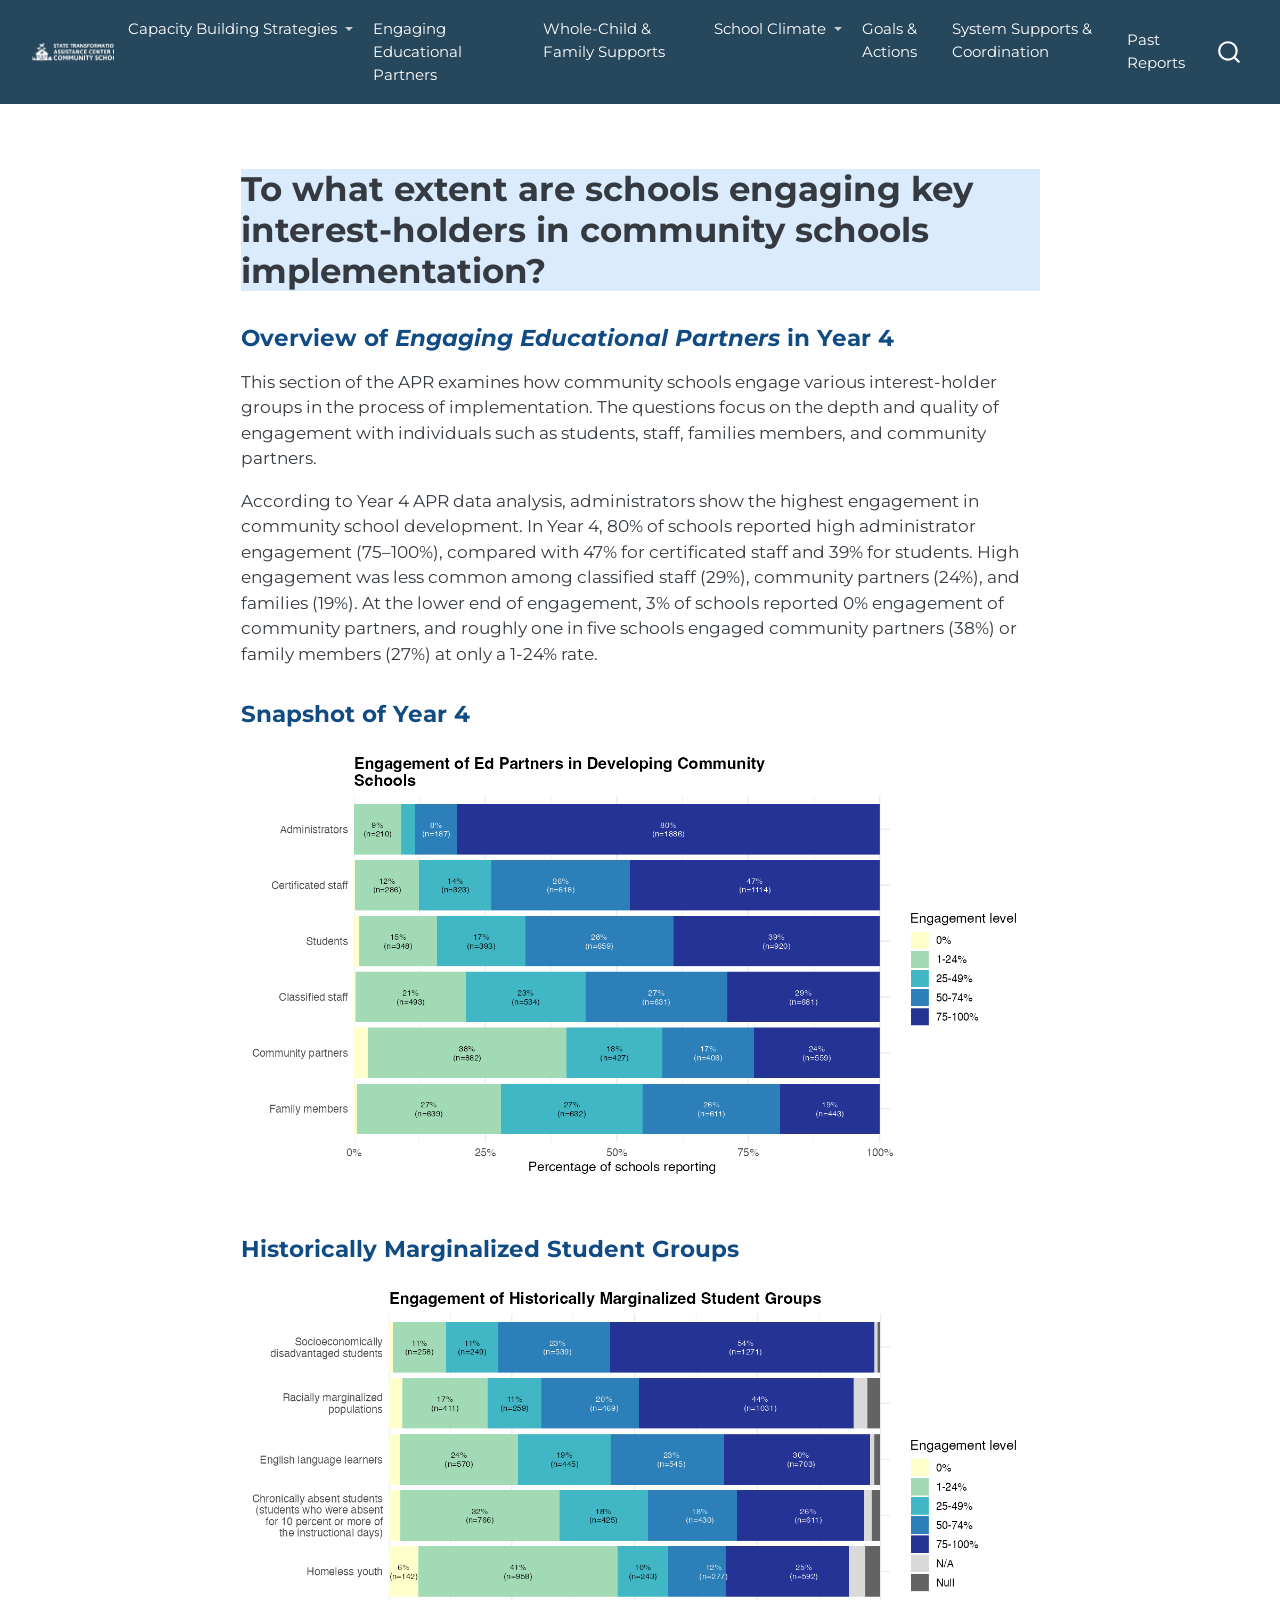
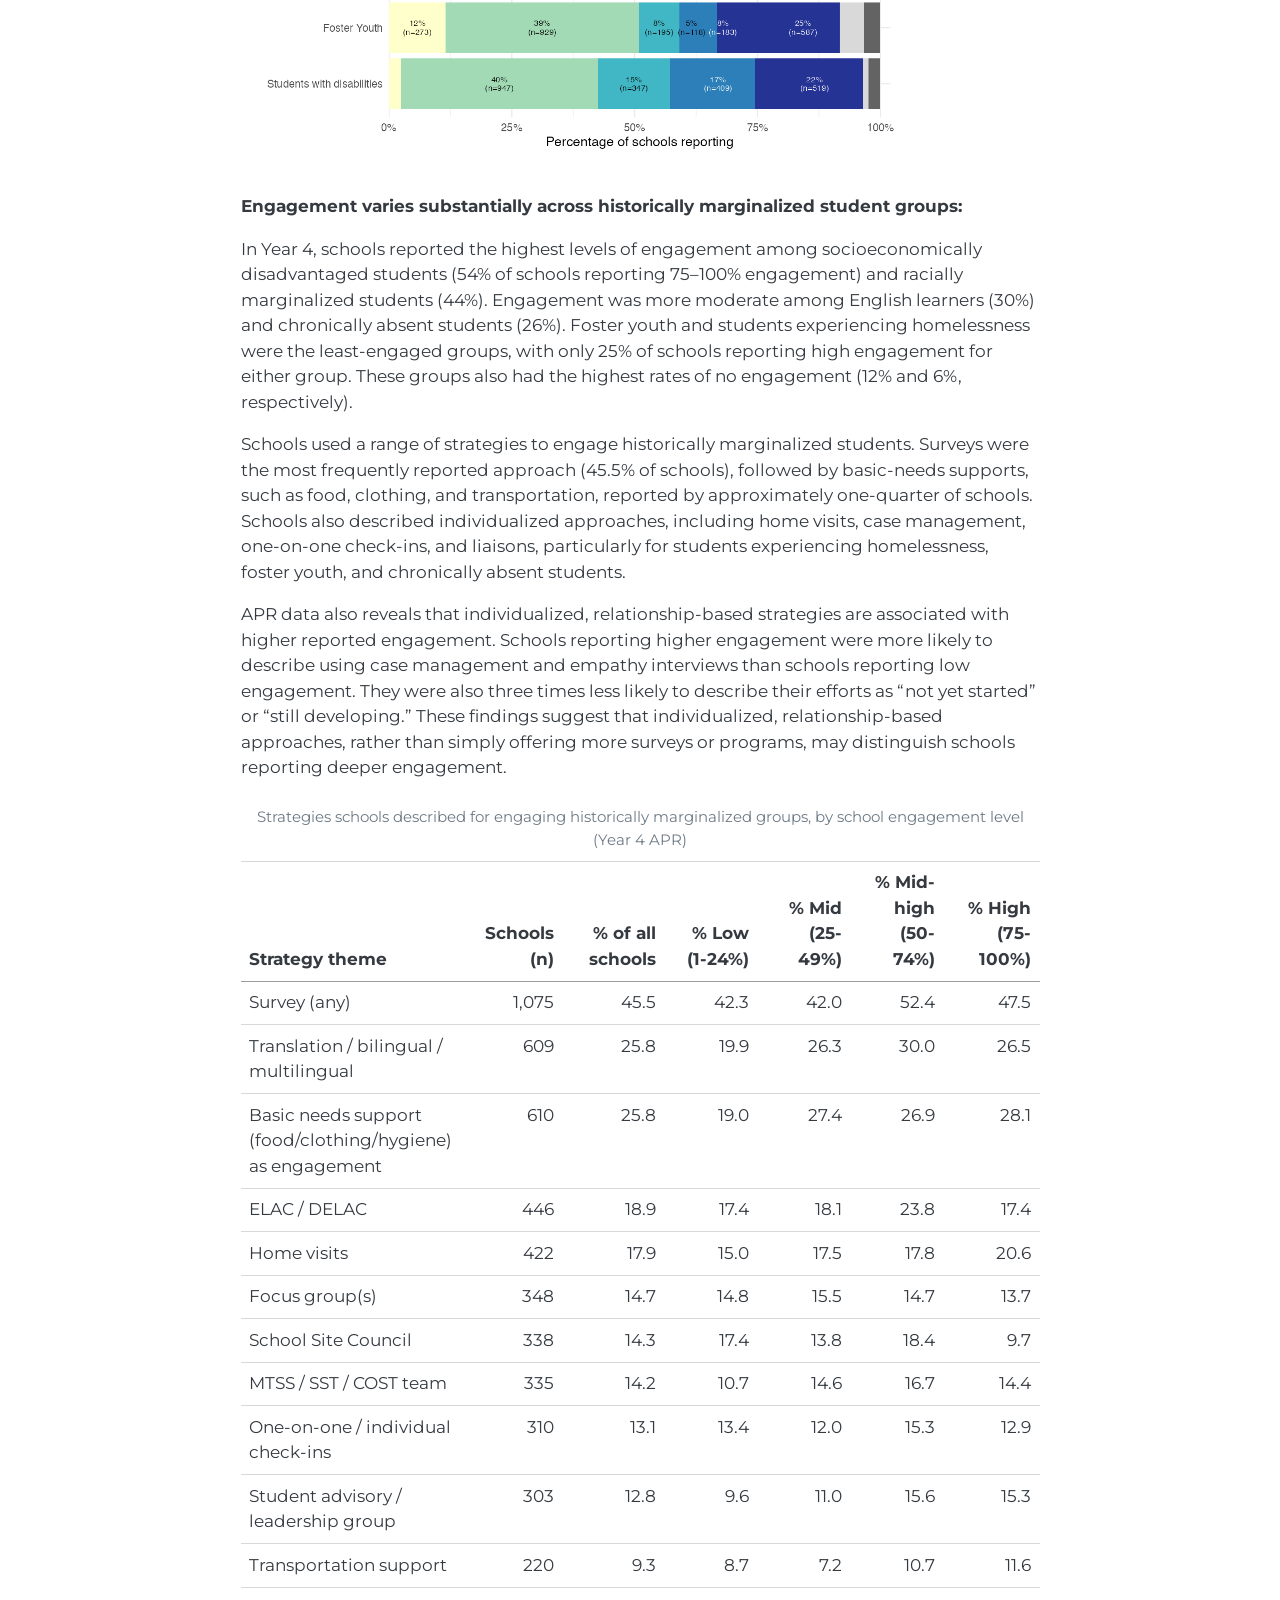
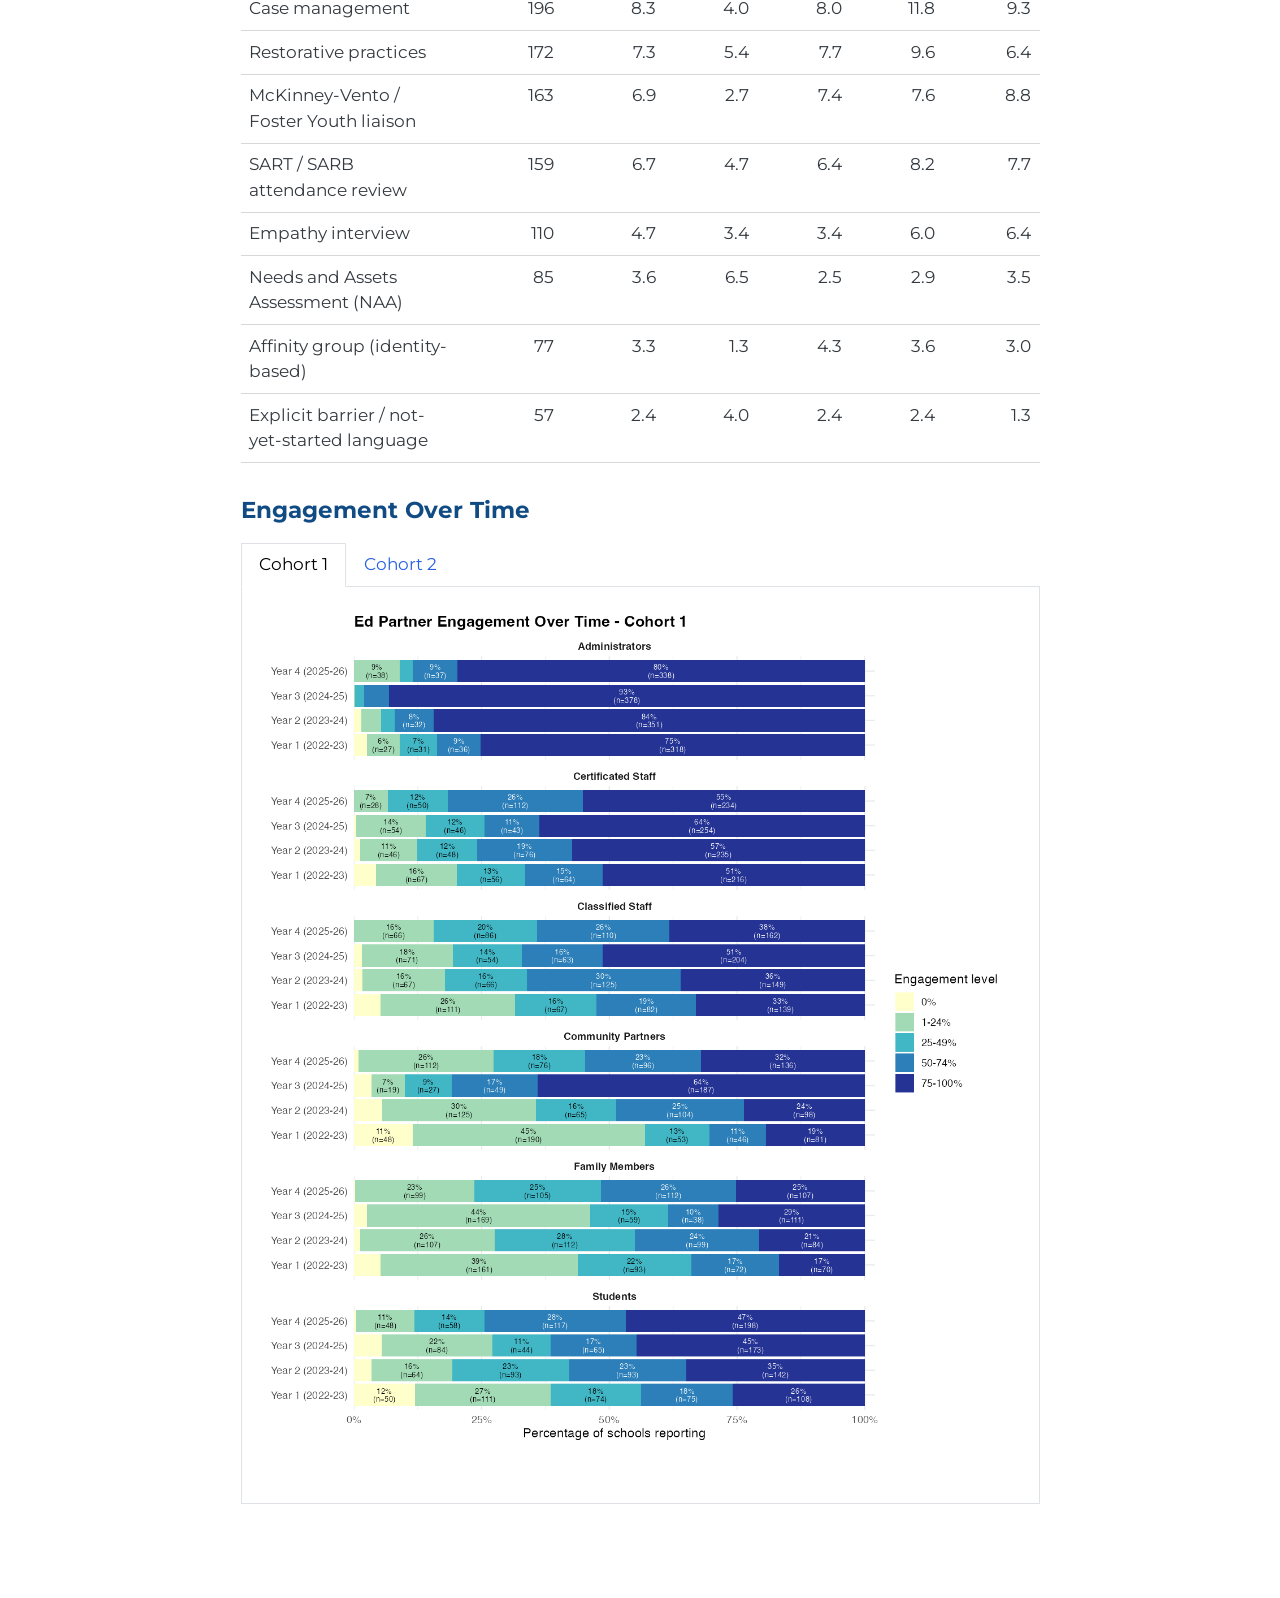
<file: docs/Engaging Educational Partners.html>
<!DOCTYPE html>
<html xmlns="http://www.w3.org/1999/xhtml" lang="en" xml:lang="en"><head>

<meta charset="utf-8">
<meta name="generator" content="quarto-1.9.35">

<meta name="viewport" content="width=device-width, initial-scale=1.0, user-scalable=yes">


<title>Engaging Educational Partners</title>
<style>
/* Default styles provided by pandoc.
** See https://pandoc.org/MANUAL.html#variables-for-html for config info.
*/
code{white-space: pre-wrap;}
span.smallcaps{font-variant: small-caps;}
div.columns{display: flex; gap: min(4vw, 1.5em);}
div.column{flex: auto; overflow-x: auto;}
div.hanging-indent{margin-left: 1.5em; text-indent: -1.5em;}
ul.task-list{list-style: none;}
ul.task-list li input[type="checkbox"] {
  width: 0.8em;
  margin: 0 0.8em 0.2em -1em; /* quarto-specific, see https://github.com/quarto-dev/quarto-cli/issues/4556 */ 
  vertical-align: middle;
}
</style>


<script src="site_libs/quarto-nav/quarto-nav.js"></script>
<script src="site_libs/quarto-nav/headroom.min.js"></script>
<script src="site_libs/clipboard/clipboard.min.js"></script>
<script src="site_libs/quarto-search/autocomplete.umd.js"></script>
<script src="site_libs/quarto-search/fuse.min.js"></script>
<script src="site_libs/quarto-search/quarto-search.js"></script>
<meta name="quarto:offset" content="./">
<link href="./images/logo/STAC-Logo-Vertical.png" rel="icon" type="image/png">
<script src="site_libs/quarto-html/quarto.js" type="module"></script>
<script src="site_libs/quarto-html/tabsets/tabsets.js" type="module"></script>
<script src="site_libs/quarto-html/popper.min.js"></script>
<script src="site_libs/quarto-html/tippy.umd.min.js"></script>
<script src="site_libs/quarto-html/anchor.min.js"></script>
<link href="site_libs/quarto-html/tippy.css" rel="stylesheet">
<link href="site_libs/quarto-html/quarto-syntax-highlighting-46f66b053e56abd73bb6e954d61a315b.css" rel="stylesheet" id="quarto-text-highlighting-styles">
<script src="site_libs/bootstrap/bootstrap.min.js"></script>
<link href="site_libs/bootstrap/bootstrap-icons.css" rel="stylesheet">
<link href="site_libs/bootstrap/bootstrap-a0f9fd0d421825b736dc1bbcbcba2219.min.css" rel="stylesheet" append-hash="true" id="quarto-bootstrap" data-mode="light">
<script id="quarto-search-options" type="application/json">{
  "location": "navbar",
  "copy-button": false,
  "collapse-after": 3,
  "panel-placement": "end",
  "type": "overlay",
  "limit": 50,
  "keyboard-shortcut": [
    "f",
    "/",
    "s"
  ],
  "show-item-context": false,
  "language": {
    "search-no-results-text": "No results",
    "search-matching-documents-text": "matching documents",
    "search-copy-link-title": "Copy link to search",
    "search-hide-matches-text": "Hide additional matches",
    "search-more-match-text": "more match in this document",
    "search-more-matches-text": "more matches in this document",
    "search-clear-button-title": "Clear",
    "search-text-placeholder": "",
    "search-detached-cancel-button-title": "Cancel",
    "search-submit-button-title": "Submit",
    "search-label": "Search"
  }
}</script>


<link rel="stylesheet" href="styles.css">
</head>

<body class="nav-fixed fullcontent quarto-light">

<div id="quarto-search-results"></div>
  <header id="quarto-header" class="headroom fixed-top">
    <nav class="navbar navbar-expand-lg " data-bs-theme="dark">
      <div class="navbar-container container-fluid">
      <div class="navbar-brand-container mx-auto">
    <a href="./index.html" class="navbar-brand navbar-brand-logo">
    <img src="./images/logo/STAC-Logo-Horizontal-White.png" alt="" class="navbar-logo light-content">
    <img src="./images/logo/STAC-Logo-Horizontal-White.png" alt="" class="navbar-logo dark-content">
    </a>
  </div>
            <div id="quarto-search" class="" title="Search"></div>
          <button class="navbar-toggler" type="button" data-bs-toggle="collapse" data-bs-target="#navbarCollapse" aria-controls="navbarCollapse" role="menu" aria-expanded="false" aria-label="Toggle navigation" onclick="if (window.quartoToggleHeadroom) { window.quartoToggleHeadroom(); }">
  <span class="navbar-toggler-icon"></span>
</button>
          <div class="collapse navbar-collapse" id="navbarCollapse">
            <ul class="navbar-nav navbar-nav-scroll me-auto">
  <li class="nav-item dropdown ">
    <a class="nav-link dropdown-toggle" href="#" id="nav-menu-capacity-building-strategies" role="link" data-bs-toggle="dropdown" aria-expanded="false">
 <span class="menu-text">Capacity Building Strategies</span>
    </a>
    <ul class="dropdown-menu" aria-labelledby="nav-menu-capacity-building-strategies">    
        <li>
    <a class="dropdown-item" href="./CBS/Schools - Capacity Building Strategies.html">
 <span class="dropdown-text">Site</span></a>
  </li>  
        <li>
    <a class="dropdown-item" href="./CBS/cbs-lea.html">
 <span class="dropdown-text">LEA</span></a>
  </li>  
    </ul>
  </li>
  <li class="nav-item">
    <a class="nav-link active" href="./Engaging Educational Partners.html" aria-current="page"> 
<span class="menu-text">Engaging Educational Partners</span></a>
  </li>  
  <li class="nav-item">
    <a class="nav-link" href="./WCFSI.html"> 
<span class="menu-text">Whole-Child &amp; Family Supports</span></a>
  </li>  
  <li class="nav-item dropdown ">
    <a class="nav-link dropdown-toggle" href="#" id="nav-menu-school-climate" role="link" data-bs-toggle="dropdown" aria-expanded="false">
 <span class="menu-text">School Climate</span>
    </a>
    <ul class="dropdown-menu" aria-labelledby="nav-menu-school-climate">    
        <li>
    <a class="dropdown-item" href="./school-climate/school-climate-dashboard.html">
 <span class="dropdown-text">Dashboard</span></a>
  </li>  
        <li>
    <a class="dropdown-item" href="./school-climate/school-climate-qual.html">
 <span class="dropdown-text">Observed Improvements</span></a>
  </li>  
    </ul>
  </li>
  <li class="nav-item">
    <a class="nav-link" href="./Goals and Actions.html"> 
<span class="menu-text">Goals &amp; Actions</span></a>
  </li>  
  <li class="nav-item">
    <a class="nav-link" href="./system-level-analysis.html"> 
<span class="menu-text">System Supports &amp; Coordination</span></a>
  </li>  
</ul>
            <ul class="navbar-nav navbar-nav-scroll ms-auto">
  <li class="nav-item">
    <a class="nav-link" href="./past-reports.html"> 
<span class="menu-text">Past Reports</span></a>
  </li>  
</ul>
          </div> <!-- /navcollapse -->
            <div class="quarto-navbar-tools">
</div>
      </div> <!-- /container-fluid -->
    </nav>
</header>
<!-- content -->
<div id="quarto-content" class="quarto-container page-columns page-rows-contents page-layout-article page-navbar">
<!-- sidebar -->
<!-- margin-sidebar -->
    
<!-- main -->
<main class="content" id="quarto-document-content"><header id="title-block-header" class="quarto-title-block"></header>




<section id="to-what-extent-are-schools-engaging-key-interest-holders-in-community-schools-implementation" class="level1 hero-banner">
<h1>To what extent are schools engaging key interest-holders in community schools implementation?</h1>
</section>
<section id="overview-of-engaging-educational-partners-in-year-4" class="level2">
<h2 class="anchored" data-anchor-id="overview-of-engaging-educational-partners-in-year-4">Overview of <em>Engaging Educational Partners</em> in Year 4</h2>
<p>This section of the APR examines how community schools engage various interest-holder groups in the process of implementation. The questions focus on the depth and quality of engagement with individuals such as students, staff, families members, and community partners.</p>
<p>According to Year 4 APR data analysis, administrators show the highest engagement in community school development. In Year 4, 80% of schools reported high administrator engagement (75–100%), compared with 47% for certificated staff and 39% for students. High engagement was less common among classified staff (29%), community partners (24%), and families (19%). At the lower end of engagement, 3% of schools reported 0% engagement of community partners, and roughly one in five schools engaged community partners (38%) or family members (27%) at only a 1-24% rate.</p>
<div class="tableauPlaceholder" id="viz1790879435020" style="position: relative"><noscript><a href="#"><img alt="Stacked_Years " src="https://public.tableau.com/static/images/En/Engage_Ed_Partners_AllYears/Stacked_Years/1_rss.png" style="border: none"></a></noscript><object class="tableauViz" style="display:none;"><param name="host_url" value="https%3A%2F%2Fpublic.tableau.com%2F"> <param name="embed_code_version" value="3"> <param name="site_root" value=""><param name="name" value="Engage_Ed_Partners_AllYears/Stacked_Years"><param name="tabs" value="no"><param name="toolbar" value="yes"><param name="static_image" value="https://public.tableau.com/static/images/En/Engage_Ed_Partners_AllYears/Stacked_Years/1.png"> <param name="animate_transition" value="yes"><param name="display_static_image" value="yes"><param name="display_spinner" value="yes"><param name="display_overlay" value="yes"><param name="display_count" value="yes"><param name="language" value="en-US"></object></div>                <script type="text/javascript">                    var divElement = document.getElementById('viz1790879435020');                    var vizElement = divElement.getElementsByTagName('object')[0];                    if ( divElement.offsetWidth > 800 ) { vizElement.style.width='1000px';vizElement.style.height='827px';} else if ( divElement.offsetWidth > 500 ) { vizElement.style.width='1000px';vizElement.style.height='827px';} else { vizElement.style.width='100%';vizElement.style.height='1527px';}                     var scriptElement = document.createElement('script');                    scriptElement.src = 'https://public.tableau.com/javascripts/api/viz_v1.js';                    vizElement.parentNode.insertBefore(scriptElement, vizElement);                </script>
</section>
<section id="snapshot-of-year-4" class="level2">
<h2 class="anchored" data-anchor-id="snapshot-of-year-4">Snapshot of Year 4</h2>
<div class="quarto-figure quarto-figure-center">
<figure class="figure">
<p><img src="images/engaging-educational-partners/y4-snapshot.png" class="img-fluid quarto-figure quarto-figure-center figure-img"></p>
</figure>
</div>
</section>
<section id="historically-marginalized-student-groups" class="level2">
<h2 class="anchored" data-anchor-id="historically-marginalized-student-groups">Historically Marginalized Student Groups</h2>
<div class="quarto-figure quarto-figure-center">
<figure class="figure">
<p><img src="images/engaging-educational-partners/y4-marginalized-groups.png" class="img-fluid quarto-figure quarto-figure-center figure-img"></p>
</figure>
</div>
<p><strong>Engagement varies substantially across historically marginalized student groups:</strong></p>
<p>In Year 4, schools reported the highest levels of engagement among socioeconomically disadvantaged students (54% of schools reporting 75–100% engagement) and racially marginalized students (44%). Engagement was more moderate among English learners (30%) and chronically absent students (26%). Foster youth and students experiencing homelessness were the least-engaged groups, with only 25% of schools reporting high engagement for either group. These groups also had the highest rates of no engagement (12% and 6%, respectively).</p>
<p>Schools used a range of strategies to engage historically marginalized students. Surveys were the most frequently reported approach (45.5% of schools), followed by basic-needs supports, such as food, clothing, and transportation, reported by approximately one-quarter of schools. Schools also described individualized approaches, including home visits, case management, one-on-one check-ins, and liaisons, particularly for students experiencing homelessness, foster youth, and chronically absent students.</p>
<p>APR data also reveals that individualized, relationship-based strategies are associated with higher reported engagement. Schools reporting higher engagement were more likely to describe using case management and empathy interviews than schools reporting low engagement. They were also three times less likely to describe their efforts as “not yet started” or “still developing.” These findings suggest that individualized, relationship-based approaches, rather than simply offering more surveys or programs, may distinguish schools reporting deeper engagement.</p>
<table class="caption-top table">
<caption>Strategies schools described for engaging historically marginalized groups, by school engagement level (Year 4 APR)</caption>
<colgroup>
<col style="width: 14%">
<col style="width: 14%">
<col style="width: 14%">
<col style="width: 14%">
<col style="width: 14%">
<col style="width: 14%">
<col style="width: 14%">
</colgroup>
<thead>
<tr class="header">
<th style="text-align: left;">Strategy theme</th>
<th style="text-align: right;">Schools (n)</th>
<th style="text-align: right;">% of all schools</th>
<th style="text-align: right;">% Low (1-24%)</th>
<th style="text-align: right;">% Mid (25-49%)</th>
<th style="text-align: right;">% Mid-high (50-74%)</th>
<th style="text-align: right;">% High (75-100%)</th>
</tr>
</thead>
<tbody>
<tr class="odd">
<td style="text-align: left;">Survey (any)</td>
<td style="text-align: right;">1,075</td>
<td style="text-align: right;">45.5</td>
<td style="text-align: right;">42.3</td>
<td style="text-align: right;">42.0</td>
<td style="text-align: right;">52.4</td>
<td style="text-align: right;">47.5</td>
</tr>
<tr class="even">
<td style="text-align: left;">Translation / bilingual / multilingual</td>
<td style="text-align: right;">609</td>
<td style="text-align: right;">25.8</td>
<td style="text-align: right;">19.9</td>
<td style="text-align: right;">26.3</td>
<td style="text-align: right;">30.0</td>
<td style="text-align: right;">26.5</td>
</tr>
<tr class="odd">
<td style="text-align: left;">Basic needs support (food/clothing/hygiene) as engagement</td>
<td style="text-align: right;">610</td>
<td style="text-align: right;">25.8</td>
<td style="text-align: right;">19.0</td>
<td style="text-align: right;">27.4</td>
<td style="text-align: right;">26.9</td>
<td style="text-align: right;">28.1</td>
</tr>
<tr class="even">
<td style="text-align: left;">ELAC / DELAC</td>
<td style="text-align: right;">446</td>
<td style="text-align: right;">18.9</td>
<td style="text-align: right;">17.4</td>
<td style="text-align: right;">18.1</td>
<td style="text-align: right;">23.8</td>
<td style="text-align: right;">17.4</td>
</tr>
<tr class="odd">
<td style="text-align: left;">Home visits</td>
<td style="text-align: right;">422</td>
<td style="text-align: right;">17.9</td>
<td style="text-align: right;">15.0</td>
<td style="text-align: right;">17.5</td>
<td style="text-align: right;">17.8</td>
<td style="text-align: right;">20.6</td>
</tr>
<tr class="even">
<td style="text-align: left;">Focus group(s)</td>
<td style="text-align: right;">348</td>
<td style="text-align: right;">14.7</td>
<td style="text-align: right;">14.8</td>
<td style="text-align: right;">15.5</td>
<td style="text-align: right;">14.7</td>
<td style="text-align: right;">13.7</td>
</tr>
<tr class="odd">
<td style="text-align: left;">School Site Council</td>
<td style="text-align: right;">338</td>
<td style="text-align: right;">14.3</td>
<td style="text-align: right;">17.4</td>
<td style="text-align: right;">13.8</td>
<td style="text-align: right;">18.4</td>
<td style="text-align: right;">9.7</td>
</tr>
<tr class="even">
<td style="text-align: left;">MTSS / SST / COST team</td>
<td style="text-align: right;">335</td>
<td style="text-align: right;">14.2</td>
<td style="text-align: right;">10.7</td>
<td style="text-align: right;">14.6</td>
<td style="text-align: right;">16.7</td>
<td style="text-align: right;">14.4</td>
</tr>
<tr class="odd">
<td style="text-align: left;">One-on-one / individual check-ins</td>
<td style="text-align: right;">310</td>
<td style="text-align: right;">13.1</td>
<td style="text-align: right;">13.4</td>
<td style="text-align: right;">12.0</td>
<td style="text-align: right;">15.3</td>
<td style="text-align: right;">12.9</td>
</tr>
<tr class="even">
<td style="text-align: left;">Student advisory / leadership group</td>
<td style="text-align: right;">303</td>
<td style="text-align: right;">12.8</td>
<td style="text-align: right;">9.6</td>
<td style="text-align: right;">11.0</td>
<td style="text-align: right;">15.6</td>
<td style="text-align: right;">15.3</td>
</tr>
<tr class="odd">
<td style="text-align: left;">Transportation support</td>
<td style="text-align: right;">220</td>
<td style="text-align: right;">9.3</td>
<td style="text-align: right;">8.7</td>
<td style="text-align: right;">7.2</td>
<td style="text-align: right;">10.7</td>
<td style="text-align: right;">11.6</td>
</tr>
<tr class="even">
<td style="text-align: left;">Case management</td>
<td style="text-align: right;">196</td>
<td style="text-align: right;">8.3</td>
<td style="text-align: right;">4.0</td>
<td style="text-align: right;">8.0</td>
<td style="text-align: right;">11.8</td>
<td style="text-align: right;">9.3</td>
</tr>
<tr class="odd">
<td style="text-align: left;">Restorative practices</td>
<td style="text-align: right;">172</td>
<td style="text-align: right;">7.3</td>
<td style="text-align: right;">5.4</td>
<td style="text-align: right;">7.7</td>
<td style="text-align: right;">9.6</td>
<td style="text-align: right;">6.4</td>
</tr>
<tr class="even">
<td style="text-align: left;">McKinney-Vento / Foster Youth liaison</td>
<td style="text-align: right;">163</td>
<td style="text-align: right;">6.9</td>
<td style="text-align: right;">2.7</td>
<td style="text-align: right;">7.4</td>
<td style="text-align: right;">7.6</td>
<td style="text-align: right;">8.8</td>
</tr>
<tr class="odd">
<td style="text-align: left;">SART / SARB attendance review</td>
<td style="text-align: right;">159</td>
<td style="text-align: right;">6.7</td>
<td style="text-align: right;">4.7</td>
<td style="text-align: right;">6.4</td>
<td style="text-align: right;">8.2</td>
<td style="text-align: right;">7.7</td>
</tr>
<tr class="even">
<td style="text-align: left;">Empathy interview</td>
<td style="text-align: right;">110</td>
<td style="text-align: right;">4.7</td>
<td style="text-align: right;">3.4</td>
<td style="text-align: right;">3.4</td>
<td style="text-align: right;">6.0</td>
<td style="text-align: right;">6.4</td>
</tr>
<tr class="odd">
<td style="text-align: left;">Needs and Assets Assessment (NAA)</td>
<td style="text-align: right;">85</td>
<td style="text-align: right;">3.6</td>
<td style="text-align: right;">6.5</td>
<td style="text-align: right;">2.5</td>
<td style="text-align: right;">2.9</td>
<td style="text-align: right;">3.5</td>
</tr>
<tr class="even">
<td style="text-align: left;">Affinity group (identity-based)</td>
<td style="text-align: right;">77</td>
<td style="text-align: right;">3.3</td>
<td style="text-align: right;">1.3</td>
<td style="text-align: right;">4.3</td>
<td style="text-align: right;">3.6</td>
<td style="text-align: right;">3.0</td>
</tr>
<tr class="odd">
<td style="text-align: left;">Explicit barrier / not-yet-started language</td>
<td style="text-align: right;">57</td>
<td style="text-align: right;">2.4</td>
<td style="text-align: right;">4.0</td>
<td style="text-align: right;">2.4</td>
<td style="text-align: right;">2.4</td>
<td style="text-align: right;">1.3</td>
</tr>
</tbody>
</table>
</section>
<section id="engagement-over-time" class="level2">
<h2 class="anchored" data-anchor-id="engagement-over-time">Engagement Over Time</h2>
<div class="tabset-margin-container"></div><div class="panel-tabset">
<ul class="nav nav-tabs" role="tablist"><li class="nav-item" role="presentation"><a class="nav-link active" id="tabset-1-1-tab" data-bs-toggle="tab" data-bs-target="#tabset-1-1" role="tab" aria-controls="tabset-1-1" aria-selected="true" href="">Cohort 1</a></li><li class="nav-item" role="presentation"><a class="nav-link" id="tabset-1-2-tab" data-bs-toggle="tab" data-bs-target="#tabset-1-2" role="tab" aria-controls="tabset-1-2" aria-selected="false" href="">Cohort 2</a></li></ul>
<div class="tab-content">
<div id="tabset-1-1" class="tab-pane active" role="tabpanel" aria-labelledby="tabset-1-1-tab">
<div class="quarto-figure quarto-figure-center">
<figure class="figure">
<p><img src="images/engaging-educational-partners/y4-cohort-1-over-time.png" class="img-fluid quarto-figure quarto-figure-center figure-img"></p>
</figure>
</div>
</div>
<div id="tabset-1-2" class="tab-pane" role="tabpanel" aria-labelledby="tabset-1-2-tab">
<div class="quarto-figure quarto-figure-center">
<figure class="figure">
<p><img src="images/engaging-educational-partners/y4-cohort-2-over-time.png" class="img-fluid quarto-figure quarto-figure-center figure-img"></p>
</figure>
</div>
</div>
</div>
</div>


</section>

</main> <!-- /main -->
<script id="quarto-html-after-body" type="application/javascript">
  window.document.addEventListener("DOMContentLoaded", function (event) {
    const icon = "";
    const anchorJS = new window.AnchorJS();
    anchorJS.options = {
      placement: 'right',
      icon: icon
    };
    anchorJS.add('.anchored');
    const isCodeAnnotation = (el) => {
      for (const clz of el.classList) {
        if (clz.startsWith('code-annotation-')) {                     
          return true;
        }
      }
      return false;
    }
    const onCopySuccess = function(e) {
      // button target
      const button = e.trigger;
      // don't keep focus
      button.blur();
      // flash "checked"
      button.classList.add('code-copy-button-checked');
      var currentTitle = button.getAttribute("title");
      button.setAttribute("title", "Copied!");
      let tooltip;
      if (window.bootstrap) {
        button.setAttribute("data-bs-toggle", "tooltip");
        button.setAttribute("data-bs-placement", "left");
        button.setAttribute("data-bs-title", "Copied!");
        tooltip = new bootstrap.Tooltip(button, 
          { trigger: "manual", 
            customClass: "code-copy-button-tooltip",
            offset: [0, -8]});
        tooltip.show();    
      }
      setTimeout(function() {
        if (tooltip) {
          tooltip.hide();
          button.removeAttribute("data-bs-title");
          button.removeAttribute("data-bs-toggle");
          button.removeAttribute("data-bs-placement");
        }
        button.setAttribute("title", currentTitle);
        button.classList.remove('code-copy-button-checked');
      }, 1000);
      // clear code selection
      e.clearSelection();
    }
    const getTextToCopy = function(trigger) {
      const outerScaffold = trigger.parentElement.cloneNode(true);
      const codeEl = outerScaffold.querySelector('code');
      for (const childEl of codeEl.children) {
        if (isCodeAnnotation(childEl)) {
          childEl.remove();
        }
      }
      return codeEl.innerText;
    }
    const clipboard = new window.ClipboardJS('.code-copy-button:not([data-in-quarto-modal])', {
      text: getTextToCopy
    });
    clipboard.on('success', onCopySuccess);
    if (window.document.getElementById('quarto-embedded-source-code-modal')) {
      const clipboardModal = new window.ClipboardJS('.code-copy-button[data-in-quarto-modal]', {
        text: getTextToCopy,
        container: window.document.getElementById('quarto-embedded-source-code-modal')
      });
      clipboardModal.on('success', onCopySuccess);
    }
      var localhostRegex = new RegExp(/^(?:http|https):\/\/localhost\:?[0-9]*\//);
      var mailtoRegex = new RegExp(/^mailto:/);
        var filterRegex = new RegExp('/' + window.location.host + '/');
      var isInternal = (href) => {
          return filterRegex.test(href) || localhostRegex.test(href) || mailtoRegex.test(href);
      }
      // Inspect non-navigation links and adorn them if external
     var links = window.document.querySelectorAll('a[href]:not(.nav-link):not(.navbar-brand):not(.toc-action):not(.sidebar-link):not(.sidebar-item-toggle):not(.pagination-link):not(.no-external):not([aria-hidden]):not(.dropdown-item):not(.quarto-navigation-tool):not(.about-link)');
      for (var i=0; i<links.length; i++) {
        const link = links[i];
        if (!isInternal(link.href)) {
          // undo the damage that might have been done by quarto-nav.js in the case of
          // links that we want to consider external
          if (link.dataset.originalHref !== undefined) {
            link.href = link.dataset.originalHref;
          }
        }
      }
    function tippyHover(el, contentFn, onTriggerFn, onUntriggerFn) {
      const config = {
        allowHTML: true,
        maxWidth: 500,
        delay: 100,
        arrow: false,
        appendTo: function(el) {
            return el.parentElement;
        },
        interactive: true,
        interactiveBorder: 10,
        theme: 'quarto',
        placement: 'bottom-start',
      };
      if (contentFn) {
        config.content = contentFn;
      }
      if (onTriggerFn) {
        config.onTrigger = onTriggerFn;
      }
      if (onUntriggerFn) {
        config.onUntrigger = onUntriggerFn;
      }
      window.tippy(el, config); 
    }
    const noterefs = window.document.querySelectorAll('a[role="doc-noteref"]');
    for (var i=0; i<noterefs.length; i++) {
      const ref = noterefs[i];
      tippyHover(ref, function() {
        // use id or data attribute instead here
        let href = ref.getAttribute('data-footnote-href') || ref.getAttribute('href');
        try { href = new URL(href).hash; } catch {}
        const id = href.replace(/^#\/?/, "");
        const note = window.document.getElementById(id);
        if (note) {
          return note.innerHTML;
        } else {
          return "";
        }
      });
    }
    const xrefs = window.document.querySelectorAll('a.quarto-xref');
    const processXRef = (id, note) => {
      // Strip column container classes
      const stripColumnClz = (el) => {
        el.classList.remove("page-full", "page-columns");
        if (el.children) {
          for (const child of el.children) {
            stripColumnClz(child);
          }
        }
      }
      stripColumnClz(note)
      if (id === null || id.startsWith('sec-')) {
        // Special case sections, only their first couple elements
        const container = document.createElement("div");
        if (note.children && note.children.length > 2) {
          container.appendChild(note.children[0].cloneNode(true));
          for (let i = 1; i < note.children.length; i++) {
            const child = note.children[i];
            if (child.tagName === "P" && child.innerText === "") {
              continue;
            } else {
              container.appendChild(child.cloneNode(true));
              break;
            }
          }
          if (window.Quarto?.typesetMath) {
            window.Quarto.typesetMath(container);
          }
          return container.innerHTML
        } else {
          if (window.Quarto?.typesetMath) {
            window.Quarto.typesetMath(note);
          }
          return note.innerHTML;
        }
      } else {
        // Remove any anchor links if they are present
        const anchorLink = note.querySelector('a.anchorjs-link');
        if (anchorLink) {
          anchorLink.remove();
        }
        if (window.Quarto?.typesetMath) {
          window.Quarto.typesetMath(note);
        }
        if (note.classList.contains("callout")) {
          return note.outerHTML;
        } else {
          return note.innerHTML;
        }
      }
    }
    for (var i=0; i<xrefs.length; i++) {
      const xref = xrefs[i];
      tippyHover(xref, undefined, function(instance) {
        instance.disable();
        let url = xref.getAttribute('href');
        let hash = undefined; 
        if (url.startsWith('#')) {
          hash = url;
        } else {
          try { hash = new URL(url).hash; } catch {}
        }
        if (hash) {
          const id = hash.replace(/^#\/?/, "");
          const note = window.document.getElementById(id);
          if (note !== null) {
            try {
              const html = processXRef(id, note.cloneNode(true));
              instance.setContent(html);
            } finally {
              instance.enable();
              instance.show();
            }
          } else {
            // See if we can fetch this
            fetch(url.split('#')[0])
            .then(res => res.text())
            .then(html => {
              const parser = new DOMParser();
              const htmlDoc = parser.parseFromString(html, "text/html");
              const note = htmlDoc.getElementById(id);
              if (note !== null) {
                const html = processXRef(id, note);
                instance.setContent(html);
              } 
            }).finally(() => {
              instance.enable();
              instance.show();
            });
          }
        } else {
          // See if we can fetch a full url (with no hash to target)
          // This is a special case and we should probably do some content thinning / targeting
          fetch(url)
          .then(res => res.text())
          .then(html => {
            const parser = new DOMParser();
            const htmlDoc = parser.parseFromString(html, "text/html");
            const note = htmlDoc.querySelector('main.content');
            if (note !== null) {
              // This should only happen for chapter cross references
              // (since there is no id in the URL)
              // remove the first header
              if (note.children.length > 0 && note.children[0].tagName === "HEADER") {
                note.children[0].remove();
              }
              const html = processXRef(null, note);
              instance.setContent(html);
            } 
          }).finally(() => {
            instance.enable();
            instance.show();
          });
        }
      }, function(instance) {
      });
    }
        let selectedAnnoteEl;
        const selectorForAnnotation = ( cell, annotation) => {
          let cellAttr = 'data-code-cell="' + cell + '"';
          let lineAttr = 'data-code-annotation="' +  annotation + '"';
          const selector = 'span[' + cellAttr + '][' + lineAttr + ']';
          return selector;
        }
        const selectCodeLines = (annoteEl) => {
          const doc = window.document;
          const targetCell = annoteEl.getAttribute("data-target-cell");
          const targetAnnotation = annoteEl.getAttribute("data-target-annotation");
          const annoteSpan = window.document.querySelector(selectorForAnnotation(targetCell, targetAnnotation));
          const lines = annoteSpan.getAttribute("data-code-lines").split(",");
          const lineIds = lines.map((line) => {
            return targetCell + "-" + line;
          })
          let top = null;
          let height = null;
          let parent = null;
          if (lineIds.length > 0) {
              //compute the position of the single el (top and bottom and make a div)
              const el = window.document.getElementById(lineIds[0]);
              top = el.offsetTop;
              height = el.offsetHeight;
              parent = el.parentElement.parentElement;
            if (lineIds.length > 1) {
              const lastEl = window.document.getElementById(lineIds[lineIds.length - 1]);
              const bottom = lastEl.offsetTop + lastEl.offsetHeight;
              height = bottom - top;
            }
            if (top !== null && height !== null && parent !== null) {
              // cook up a div (if necessary) and position it 
              let div = window.document.getElementById("code-annotation-line-highlight");
              if (div === null) {
                div = window.document.createElement("div");
                div.setAttribute("id", "code-annotation-line-highlight");
                div.style.position = 'absolute';
                parent.appendChild(div);
              }
              div.style.top = top - 2 + "px";
              div.style.height = height + 4 + "px";
              div.style.left = 0;
              let gutterDiv = window.document.getElementById("code-annotation-line-highlight-gutter");
              if (gutterDiv === null) {
                gutterDiv = window.document.createElement("div");
                gutterDiv.setAttribute("id", "code-annotation-line-highlight-gutter");
                gutterDiv.style.position = 'absolute';
                const codeCell = window.document.getElementById(targetCell);
                const gutter = codeCell.querySelector('.code-annotation-gutter');
                gutter.appendChild(gutterDiv);
              }
              gutterDiv.style.top = top - 2 + "px";
              gutterDiv.style.height = height + 4 + "px";
            }
            selectedAnnoteEl = annoteEl;
          }
        };
        const unselectCodeLines = () => {
          const elementsIds = ["code-annotation-line-highlight", "code-annotation-line-highlight-gutter"];
          elementsIds.forEach((elId) => {
            const div = window.document.getElementById(elId);
            if (div) {
              div.remove();
            }
          });
          selectedAnnoteEl = undefined;
        };
          // Handle positioning of the toggle
      window.addEventListener(
        "resize",
        throttle(() => {
          elRect = undefined;
          if (selectedAnnoteEl) {
            selectCodeLines(selectedAnnoteEl);
          }
        }, 10)
      );
      function throttle(fn, ms) {
      let throttle = false;
      let timer;
        return (...args) => {
          if(!throttle) { // first call gets through
              fn.apply(this, args);
              throttle = true;
          } else { // all the others get throttled
              if(timer) clearTimeout(timer); // cancel #2
              timer = setTimeout(() => {
                fn.apply(this, args);
                timer = throttle = false;
              }, ms);
          }
        };
      }
        // Attach click handler to the DT
        const annoteDls = window.document.querySelectorAll('dt[data-target-cell]');
        for (const annoteDlNode of annoteDls) {
          annoteDlNode.addEventListener('click', (event) => {
            const clickedEl = event.target;
            if (clickedEl !== selectedAnnoteEl) {
              unselectCodeLines();
              const activeEl = window.document.querySelector('dt[data-target-cell].code-annotation-active');
              if (activeEl) {
                activeEl.classList.remove('code-annotation-active');
              }
              selectCodeLines(clickedEl);
              clickedEl.classList.add('code-annotation-active');
            } else {
              // Unselect the line
              unselectCodeLines();
              clickedEl.classList.remove('code-annotation-active');
            }
          });
        }
    const findCites = (el) => {
      const parentEl = el.parentElement;
      if (parentEl) {
        const cites = parentEl.dataset.cites;
        if (cites) {
          return {
            el,
            cites: cites.split(' ')
          };
        } else {
          return findCites(el.parentElement)
        }
      } else {
        return undefined;
      }
    };
    var bibliorefs = window.document.querySelectorAll('a[role="doc-biblioref"]');
    for (var i=0; i<bibliorefs.length; i++) {
      const ref = bibliorefs[i];
      const citeInfo = findCites(ref);
      if (citeInfo) {
        tippyHover(citeInfo.el, function() {
          var popup = window.document.createElement('div');
          citeInfo.cites.forEach(function(cite) {
            var citeDiv = window.document.createElement('div');
            citeDiv.classList.add('hanging-indent');
            citeDiv.classList.add('csl-entry');
            var biblioDiv = window.document.getElementById('ref-' + cite);
            if (biblioDiv) {
              citeDiv.innerHTML = biblioDiv.innerHTML;
            }
            popup.appendChild(citeDiv);
          });
          return popup.innerHTML;
        });
      }
    }
  });
  </script>
</div> <!-- /content -->




</body></html>
</file>
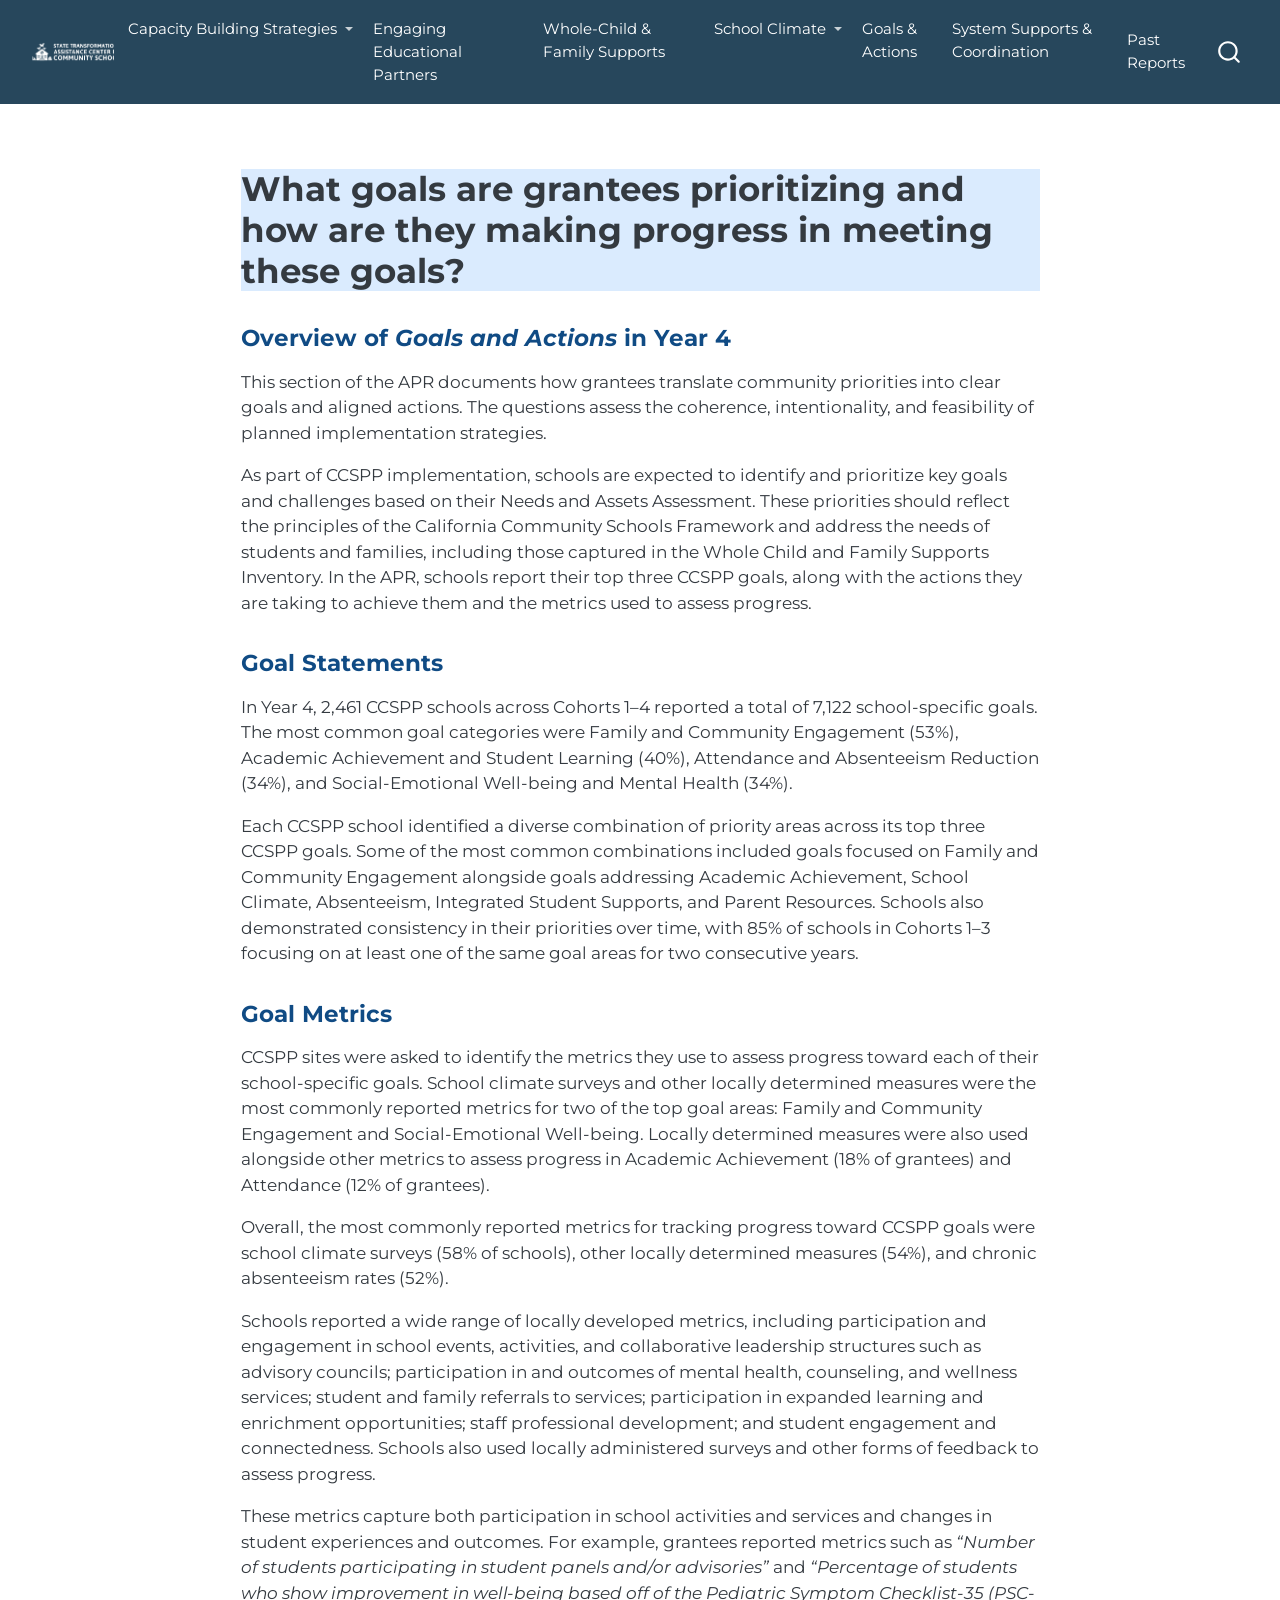
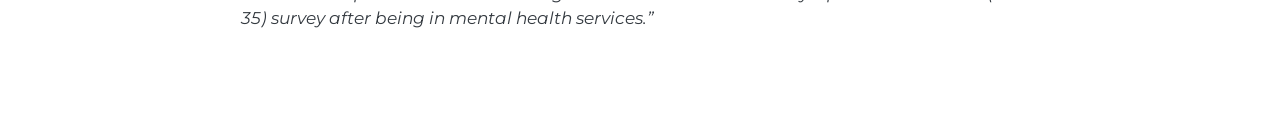
<file: docs/Goals and Actions.html>
<!DOCTYPE html>
<html xmlns="http://www.w3.org/1999/xhtml" lang="en" xml:lang="en"><head>

<meta charset="utf-8">
<meta name="generator" content="quarto-1.9.35">

<meta name="viewport" content="width=device-width, initial-scale=1.0, user-scalable=yes">


<title>Goals &amp; Actions</title>
<style>
/* Default styles provided by pandoc.
** See https://pandoc.org/MANUAL.html#variables-for-html for config info.
*/
code{white-space: pre-wrap;}
span.smallcaps{font-variant: small-caps;}
div.columns{display: flex; gap: min(4vw, 1.5em);}
div.column{flex: auto; overflow-x: auto;}
div.hanging-indent{margin-left: 1.5em; text-indent: -1.5em;}
ul.task-list{list-style: none;}
ul.task-list li input[type="checkbox"] {
  width: 0.8em;
  margin: 0 0.8em 0.2em -1em; /* quarto-specific, see https://github.com/quarto-dev/quarto-cli/issues/4556 */ 
  vertical-align: middle;
}
</style>


<script src="site_libs/quarto-nav/quarto-nav.js"></script>
<script src="site_libs/quarto-nav/headroom.min.js"></script>
<script src="site_libs/clipboard/clipboard.min.js"></script>
<script src="site_libs/quarto-search/autocomplete.umd.js"></script>
<script src="site_libs/quarto-search/fuse.min.js"></script>
<script src="site_libs/quarto-search/quarto-search.js"></script>
<meta name="quarto:offset" content="./">
<link href="./images/logo/STAC-Logo-Vertical.png" rel="icon" type="image/png">
<script src="site_libs/quarto-html/quarto.js" type="module"></script>
<script src="site_libs/quarto-html/tabsets/tabsets.js" type="module"></script>
<script src="site_libs/quarto-html/popper.min.js"></script>
<script src="site_libs/quarto-html/tippy.umd.min.js"></script>
<script src="site_libs/quarto-html/anchor.min.js"></script>
<link href="site_libs/quarto-html/tippy.css" rel="stylesheet">
<link href="site_libs/quarto-html/quarto-syntax-highlighting-46f66b053e56abd73bb6e954d61a315b.css" rel="stylesheet" id="quarto-text-highlighting-styles">
<script src="site_libs/bootstrap/bootstrap.min.js"></script>
<link href="site_libs/bootstrap/bootstrap-icons.css" rel="stylesheet">
<link href="site_libs/bootstrap/bootstrap-a0f9fd0d421825b736dc1bbcbcba2219.min.css" rel="stylesheet" append-hash="true" id="quarto-bootstrap" data-mode="light">
<script id="quarto-search-options" type="application/json">{
  "location": "navbar",
  "copy-button": false,
  "collapse-after": 3,
  "panel-placement": "end",
  "type": "overlay",
  "limit": 50,
  "keyboard-shortcut": [
    "f",
    "/",
    "s"
  ],
  "show-item-context": false,
  "language": {
    "search-no-results-text": "No results",
    "search-matching-documents-text": "matching documents",
    "search-copy-link-title": "Copy link to search",
    "search-hide-matches-text": "Hide additional matches",
    "search-more-match-text": "more match in this document",
    "search-more-matches-text": "more matches in this document",
    "search-clear-button-title": "Clear",
    "search-text-placeholder": "",
    "search-detached-cancel-button-title": "Cancel",
    "search-submit-button-title": "Submit",
    "search-label": "Search"
  }
}</script>


<link rel="stylesheet" href="styles.css">
</head>

<body class="nav-fixed fullcontent quarto-light">

<div id="quarto-search-results"></div>
  <header id="quarto-header" class="headroom fixed-top">
    <nav class="navbar navbar-expand-lg " data-bs-theme="dark">
      <div class="navbar-container container-fluid">
      <div class="navbar-brand-container mx-auto">
    <a href="./index.html" class="navbar-brand navbar-brand-logo">
    <img src="./images/logo/STAC-Logo-Horizontal-White.png" alt="" class="navbar-logo light-content">
    <img src="./images/logo/STAC-Logo-Horizontal-White.png" alt="" class="navbar-logo dark-content">
    </a>
  </div>
            <div id="quarto-search" class="" title="Search"></div>
          <button class="navbar-toggler" type="button" data-bs-toggle="collapse" data-bs-target="#navbarCollapse" aria-controls="navbarCollapse" role="menu" aria-expanded="false" aria-label="Toggle navigation" onclick="if (window.quartoToggleHeadroom) { window.quartoToggleHeadroom(); }">
  <span class="navbar-toggler-icon"></span>
</button>
          <div class="collapse navbar-collapse" id="navbarCollapse">
            <ul class="navbar-nav navbar-nav-scroll me-auto">
  <li class="nav-item dropdown ">
    <a class="nav-link dropdown-toggle" href="#" id="nav-menu-capacity-building-strategies" role="link" data-bs-toggle="dropdown" aria-expanded="false">
 <span class="menu-text">Capacity Building Strategies</span>
    </a>
    <ul class="dropdown-menu" aria-labelledby="nav-menu-capacity-building-strategies">    
        <li>
    <a class="dropdown-item" href="./CBS/Schools - Capacity Building Strategies.html">
 <span class="dropdown-text">Site</span></a>
  </li>  
        <li>
    <a class="dropdown-item" href="./CBS/cbs-lea.html">
 <span class="dropdown-text">LEA</span></a>
  </li>  
    </ul>
  </li>
  <li class="nav-item">
    <a class="nav-link" href="./Engaging Educational Partners.html"> 
<span class="menu-text">Engaging Educational Partners</span></a>
  </li>  
  <li class="nav-item">
    <a class="nav-link" href="./WCFSI.html"> 
<span class="menu-text">Whole-Child &amp; Family Supports</span></a>
  </li>  
  <li class="nav-item dropdown ">
    <a class="nav-link dropdown-toggle" href="#" id="nav-menu-school-climate" role="link" data-bs-toggle="dropdown" aria-expanded="false">
 <span class="menu-text">School Climate</span>
    </a>
    <ul class="dropdown-menu" aria-labelledby="nav-menu-school-climate">    
        <li>
    <a class="dropdown-item" href="./school-climate/school-climate-dashboard.html">
 <span class="dropdown-text">Dashboard</span></a>
  </li>  
        <li>
    <a class="dropdown-item" href="./school-climate/school-climate-qual.html">
 <span class="dropdown-text">Observed Improvements</span></a>
  </li>  
    </ul>
  </li>
  <li class="nav-item">
    <a class="nav-link active" href="./Goals and Actions.html" aria-current="page"> 
<span class="menu-text">Goals &amp; Actions</span></a>
  </li>  
  <li class="nav-item">
    <a class="nav-link" href="./system-level-analysis.html"> 
<span class="menu-text">System Supports &amp; Coordination</span></a>
  </li>  
</ul>
            <ul class="navbar-nav navbar-nav-scroll ms-auto">
  <li class="nav-item">
    <a class="nav-link" href="./past-reports.html"> 
<span class="menu-text">Past Reports</span></a>
  </li>  
</ul>
          </div> <!-- /navcollapse -->
            <div class="quarto-navbar-tools">
</div>
      </div> <!-- /container-fluid -->
    </nav>
</header>
<!-- content -->
<div id="quarto-content" class="quarto-container page-columns page-rows-contents page-layout-article page-navbar">
<!-- sidebar -->
<!-- margin-sidebar -->
    
<!-- main -->
<main class="content" id="quarto-document-content"><header id="title-block-header" class="quarto-title-block"></header>




<section id="what-goals-are-grantees-prioritizing-and-how-are-they-making-progress-in-meeting-these-goals" class="level1 hero-banner">
<h1>What goals are grantees prioritizing and how are they making progress in meeting these goals?</h1>
</section>
<section id="overview-of-goals-and-actions-in-year-4" class="level2">
<h2 class="anchored" data-anchor-id="overview-of-goals-and-actions-in-year-4">Overview of <em>Goals and Actions</em> in Year 4</h2>
<p>This section of the APR documents how grantees translate community priorities into clear goals and aligned actions. The questions assess the coherence, intentionality, and feasibility of planned implementation strategies.</p>
<p>As part of CCSPP implementation, schools are expected to identify and prioritize key goals and challenges based on their Needs and Assets Assessment. These priorities should reflect the principles of the California Community Schools Framework and address the needs of students and families, including those captured in the Whole Child and Family Supports Inventory. In the APR, schools report their top three CCSPP goals, along with the actions they are taking to achieve them and the metrics used to assess progress.</p>
</section>
<section id="goal-statements" class="level2">
<h2 class="anchored" data-anchor-id="goal-statements">Goal Statements</h2>
<p>In Year 4, 2,461 CCSPP schools across Cohorts 1–4 reported a total of 7,122 school-specific goals. The most common goal categories were Family and Community Engagement (53%), Academic Achievement and Student Learning (40%), Attendance and Absenteeism Reduction (34%), and Social-Emotional Well-being and Mental Health (34%).</p>
<p>Each CCSPP school identified a diverse combination of priority areas across its top three CCSPP goals. Some of the most common combinations included goals focused on Family and Community Engagement alongside goals addressing Academic Achievement, School Climate, Absenteeism, Integrated Student Supports, and Parent Resources. Schools also demonstrated consistency in their priorities over time, with 85% of schools in Cohorts 1–3 focusing on at least one of the same goal areas for two consecutive years.</p>
</section>
<section id="goal-metrics" class="level2">
<h2 class="anchored" data-anchor-id="goal-metrics">Goal Metrics</h2>
<p>CCSPP sites were asked to identify the metrics they use to assess progress toward each of their school-specific goals. School climate surveys and other locally determined measures were the most commonly reported metrics for two of the top goal areas: Family and Community Engagement and Social-Emotional Well-being. Locally determined measures were also used alongside other metrics to assess progress in Academic Achievement (18% of grantees) and Attendance (12% of grantees).</p>
<div class="tableauPlaceholder" id="viz1793115410227" style="position: relative"><noscript><a href="#"><img alt=" " src="https://public.tableau.com/static/images/Go/GoalsandActionsY4/Dashboard1/1_rss.png" style="border: none"></a></noscript><object class="tableauViz" style="display:none;"><param name="host_url" value="https%3A%2F%2Fpublic.tableau.com%2F"> <param name="embed_code_version" value="3"> <param name="site_root" value=""><param name="name" value="GoalsandActionsY4/Dashboard1"><param name="tabs" value="no"><param name="toolbar" value="yes"><param name="static_image" value="https://public.tableau.com/static/images/Go/GoalsandActionsY4/Dashboard1/1.png"> <param name="animate_transition" value="yes"><param name="display_static_image" value="yes"><param name="display_spinner" value="yes"><param name="display_overlay" value="yes"><param name="display_count" value="yes"><param name="language" value="en-US"><param name="filter" value="publish=yes"></object></div>                <script type="text/javascript">                    var divElement = document.getElementById('viz1793115410227');                    var vizElement = divElement.getElementsByTagName('object')[0];                    if ( divElement.offsetWidth > 800 ) { vizElement.style.width='1000px';vizElement.style.height='827px';} else if ( divElement.offsetWidth > 500 ) { vizElement.style.width='1000px';vizElement.style.height='827px';} else { vizElement.style.width='100%';vizElement.style.height='727px';}                     var scriptElement = document.createElement('script');                    scriptElement.src = 'https://public.tableau.com/javascripts/api/viz_v1.js';                    vizElement.parentNode.insertBefore(scriptElement, vizElement);                </script>
<p>Overall, the most commonly reported metrics for tracking progress toward CCSPP goals were school climate surveys (58% of schools), other locally determined measures (54%), and chronic absenteeism rates (52%).</p>
<p>Schools reported a wide range of locally developed metrics, including participation and engagement in school events, activities, and collaborative leadership structures such as advisory councils; participation in and outcomes of mental health, counseling, and wellness services; student and family referrals to services; participation in expanded learning and enrichment opportunities; staff professional development; and student engagement and connectedness. Schools also used locally administered surveys and other forms of feedback to assess progress.</p>
<p>These metrics capture both participation in school activities and services and changes in student experiences and outcomes. For example, grantees reported metrics such as <em>“Number of students participating in student panels and/or advisories”</em> and <em>“Percentage of students who show improvement in well-being based off of the Pediatric Symptom Checklist-35 (PSC-35) survey after being in mental health services.”</em></p>


</section>

</main> <!-- /main -->
<script id="quarto-html-after-body" type="application/javascript">
  window.document.addEventListener("DOMContentLoaded", function (event) {
    const icon = "";
    const anchorJS = new window.AnchorJS();
    anchorJS.options = {
      placement: 'right',
      icon: icon
    };
    anchorJS.add('.anchored');
    const isCodeAnnotation = (el) => {
      for (const clz of el.classList) {
        if (clz.startsWith('code-annotation-')) {                     
          return true;
        }
      }
      return false;
    }
    const onCopySuccess = function(e) {
      // button target
      const button = e.trigger;
      // don't keep focus
      button.blur();
      // flash "checked"
      button.classList.add('code-copy-button-checked');
      var currentTitle = button.getAttribute("title");
      button.setAttribute("title", "Copied!");
      let tooltip;
      if (window.bootstrap) {
        button.setAttribute("data-bs-toggle", "tooltip");
        button.setAttribute("data-bs-placement", "left");
        button.setAttribute("data-bs-title", "Copied!");
        tooltip = new bootstrap.Tooltip(button, 
          { trigger: "manual", 
            customClass: "code-copy-button-tooltip",
            offset: [0, -8]});
        tooltip.show();    
      }
      setTimeout(function() {
        if (tooltip) {
          tooltip.hide();
          button.removeAttribute("data-bs-title");
          button.removeAttribute("data-bs-toggle");
          button.removeAttribute("data-bs-placement");
        }
        button.setAttribute("title", currentTitle);
        button.classList.remove('code-copy-button-checked');
      }, 1000);
      // clear code selection
      e.clearSelection();
    }
    const getTextToCopy = function(trigger) {
      const outerScaffold = trigger.parentElement.cloneNode(true);
      const codeEl = outerScaffold.querySelector('code');
      for (const childEl of codeEl.children) {
        if (isCodeAnnotation(childEl)) {
          childEl.remove();
        }
      }
      return codeEl.innerText;
    }
    const clipboard = new window.ClipboardJS('.code-copy-button:not([data-in-quarto-modal])', {
      text: getTextToCopy
    });
    clipboard.on('success', onCopySuccess);
    if (window.document.getElementById('quarto-embedded-source-code-modal')) {
      const clipboardModal = new window.ClipboardJS('.code-copy-button[data-in-quarto-modal]', {
        text: getTextToCopy,
        container: window.document.getElementById('quarto-embedded-source-code-modal')
      });
      clipboardModal.on('success', onCopySuccess);
    }
      var localhostRegex = new RegExp(/^(?:http|https):\/\/localhost\:?[0-9]*\//);
      var mailtoRegex = new RegExp(/^mailto:/);
        var filterRegex = new RegExp('/' + window.location.host + '/');
      var isInternal = (href) => {
          return filterRegex.test(href) || localhostRegex.test(href) || mailtoRegex.test(href);
      }
      // Inspect non-navigation links and adorn them if external
     var links = window.document.querySelectorAll('a[href]:not(.nav-link):not(.navbar-brand):not(.toc-action):not(.sidebar-link):not(.sidebar-item-toggle):not(.pagination-link):not(.no-external):not([aria-hidden]):not(.dropdown-item):not(.quarto-navigation-tool):not(.about-link)');
      for (var i=0; i<links.length; i++) {
        const link = links[i];
        if (!isInternal(link.href)) {
          // undo the damage that might have been done by quarto-nav.js in the case of
          // links that we want to consider external
          if (link.dataset.originalHref !== undefined) {
            link.href = link.dataset.originalHref;
          }
        }
      }
    function tippyHover(el, contentFn, onTriggerFn, onUntriggerFn) {
      const config = {
        allowHTML: true,
        maxWidth: 500,
        delay: 100,
        arrow: false,
        appendTo: function(el) {
            return el.parentElement;
        },
        interactive: true,
        interactiveBorder: 10,
        theme: 'quarto',
        placement: 'bottom-start',
      };
      if (contentFn) {
        config.content = contentFn;
      }
      if (onTriggerFn) {
        config.onTrigger = onTriggerFn;
      }
      if (onUntriggerFn) {
        config.onUntrigger = onUntriggerFn;
      }
      window.tippy(el, config); 
    }
    const noterefs = window.document.querySelectorAll('a[role="doc-noteref"]');
    for (var i=0; i<noterefs.length; i++) {
      const ref = noterefs[i];
      tippyHover(ref, function() {
        // use id or data attribute instead here
        let href = ref.getAttribute('data-footnote-href') || ref.getAttribute('href');
        try { href = new URL(href).hash; } catch {}
        const id = href.replace(/^#\/?/, "");
        const note = window.document.getElementById(id);
        if (note) {
          return note.innerHTML;
        } else {
          return "";
        }
      });
    }
    const xrefs = window.document.querySelectorAll('a.quarto-xref');
    const processXRef = (id, note) => {
      // Strip column container classes
      const stripColumnClz = (el) => {
        el.classList.remove("page-full", "page-columns");
        if (el.children) {
          for (const child of el.children) {
            stripColumnClz(child);
          }
        }
      }
      stripColumnClz(note)
      if (id === null || id.startsWith('sec-')) {
        // Special case sections, only their first couple elements
        const container = document.createElement("div");
        if (note.children && note.children.length > 2) {
          container.appendChild(note.children[0].cloneNode(true));
          for (let i = 1; i < note.children.length; i++) {
            const child = note.children[i];
            if (child.tagName === "P" && child.innerText === "") {
              continue;
            } else {
              container.appendChild(child.cloneNode(true));
              break;
            }
          }
          if (window.Quarto?.typesetMath) {
            window.Quarto.typesetMath(container);
          }
          return container.innerHTML
        } else {
          if (window.Quarto?.typesetMath) {
            window.Quarto.typesetMath(note);
          }
          return note.innerHTML;
        }
      } else {
        // Remove any anchor links if they are present
        const anchorLink = note.querySelector('a.anchorjs-link');
        if (anchorLink) {
          anchorLink.remove();
        }
        if (window.Quarto?.typesetMath) {
          window.Quarto.typesetMath(note);
        }
        if (note.classList.contains("callout")) {
          return note.outerHTML;
        } else {
          return note.innerHTML;
        }
      }
    }
    for (var i=0; i<xrefs.length; i++) {
      const xref = xrefs[i];
      tippyHover(xref, undefined, function(instance) {
        instance.disable();
        let url = xref.getAttribute('href');
        let hash = undefined; 
        if (url.startsWith('#')) {
          hash = url;
        } else {
          try { hash = new URL(url).hash; } catch {}
        }
        if (hash) {
          const id = hash.replace(/^#\/?/, "");
          const note = window.document.getElementById(id);
          if (note !== null) {
            try {
              const html = processXRef(id, note.cloneNode(true));
              instance.setContent(html);
            } finally {
              instance.enable();
              instance.show();
            }
          } else {
            // See if we can fetch this
            fetch(url.split('#')[0])
            .then(res => res.text())
            .then(html => {
              const parser = new DOMParser();
              const htmlDoc = parser.parseFromString(html, "text/html");
              const note = htmlDoc.getElementById(id);
              if (note !== null) {
                const html = processXRef(id, note);
                instance.setContent(html);
              } 
            }).finally(() => {
              instance.enable();
              instance.show();
            });
          }
        } else {
          // See if we can fetch a full url (with no hash to target)
          // This is a special case and we should probably do some content thinning / targeting
          fetch(url)
          .then(res => res.text())
          .then(html => {
            const parser = new DOMParser();
            const htmlDoc = parser.parseFromString(html, "text/html");
            const note = htmlDoc.querySelector('main.content');
            if (note !== null) {
              // This should only happen for chapter cross references
              // (since there is no id in the URL)
              // remove the first header
              if (note.children.length > 0 && note.children[0].tagName === "HEADER") {
                note.children[0].remove();
              }
              const html = processXRef(null, note);
              instance.setContent(html);
            } 
          }).finally(() => {
            instance.enable();
            instance.show();
          });
        }
      }, function(instance) {
      });
    }
        let selectedAnnoteEl;
        const selectorForAnnotation = ( cell, annotation) => {
          let cellAttr = 'data-code-cell="' + cell + '"';
          let lineAttr = 'data-code-annotation="' +  annotation + '"';
          const selector = 'span[' + cellAttr + '][' + lineAttr + ']';
          return selector;
        }
        const selectCodeLines = (annoteEl) => {
          const doc = window.document;
          const targetCell = annoteEl.getAttribute("data-target-cell");
          const targetAnnotation = annoteEl.getAttribute("data-target-annotation");
          const annoteSpan = window.document.querySelector(selectorForAnnotation(targetCell, targetAnnotation));
          const lines = annoteSpan.getAttribute("data-code-lines").split(",");
          const lineIds = lines.map((line) => {
            return targetCell + "-" + line;
          })
          let top = null;
          let height = null;
          let parent = null;
          if (lineIds.length > 0) {
              //compute the position of the single el (top and bottom and make a div)
              const el = window.document.getElementById(lineIds[0]);
              top = el.offsetTop;
              height = el.offsetHeight;
              parent = el.parentElement.parentElement;
            if (lineIds.length > 1) {
              const lastEl = window.document.getElementById(lineIds[lineIds.length - 1]);
              const bottom = lastEl.offsetTop + lastEl.offsetHeight;
              height = bottom - top;
            }
            if (top !== null && height !== null && parent !== null) {
              // cook up a div (if necessary) and position it 
              let div = window.document.getElementById("code-annotation-line-highlight");
              if (div === null) {
                div = window.document.createElement("div");
                div.setAttribute("id", "code-annotation-line-highlight");
                div.style.position = 'absolute';
                parent.appendChild(div);
              }
              div.style.top = top - 2 + "px";
              div.style.height = height + 4 + "px";
              div.style.left = 0;
              let gutterDiv = window.document.getElementById("code-annotation-line-highlight-gutter");
              if (gutterDiv === null) {
                gutterDiv = window.document.createElement("div");
                gutterDiv.setAttribute("id", "code-annotation-line-highlight-gutter");
                gutterDiv.style.position = 'absolute';
                const codeCell = window.document.getElementById(targetCell);
                const gutter = codeCell.querySelector('.code-annotation-gutter');
                gutter.appendChild(gutterDiv);
              }
              gutterDiv.style.top = top - 2 + "px";
              gutterDiv.style.height = height + 4 + "px";
            }
            selectedAnnoteEl = annoteEl;
          }
        };
        const unselectCodeLines = () => {
          const elementsIds = ["code-annotation-line-highlight", "code-annotation-line-highlight-gutter"];
          elementsIds.forEach((elId) => {
            const div = window.document.getElementById(elId);
            if (div) {
              div.remove();
            }
          });
          selectedAnnoteEl = undefined;
        };
          // Handle positioning of the toggle
      window.addEventListener(
        "resize",
        throttle(() => {
          elRect = undefined;
          if (selectedAnnoteEl) {
            selectCodeLines(selectedAnnoteEl);
          }
        }, 10)
      );
      function throttle(fn, ms) {
      let throttle = false;
      let timer;
        return (...args) => {
          if(!throttle) { // first call gets through
              fn.apply(this, args);
              throttle = true;
          } else { // all the others get throttled
              if(timer) clearTimeout(timer); // cancel #2
              timer = setTimeout(() => {
                fn.apply(this, args);
                timer = throttle = false;
              }, ms);
          }
        };
      }
        // Attach click handler to the DT
        const annoteDls = window.document.querySelectorAll('dt[data-target-cell]');
        for (const annoteDlNode of annoteDls) {
          annoteDlNode.addEventListener('click', (event) => {
            const clickedEl = event.target;
            if (clickedEl !== selectedAnnoteEl) {
              unselectCodeLines();
              const activeEl = window.document.querySelector('dt[data-target-cell].code-annotation-active');
              if (activeEl) {
                activeEl.classList.remove('code-annotation-active');
              }
              selectCodeLines(clickedEl);
              clickedEl.classList.add('code-annotation-active');
            } else {
              // Unselect the line
              unselectCodeLines();
              clickedEl.classList.remove('code-annotation-active');
            }
          });
        }
    const findCites = (el) => {
      const parentEl = el.parentElement;
      if (parentEl) {
        const cites = parentEl.dataset.cites;
        if (cites) {
          return {
            el,
            cites: cites.split(' ')
          };
        } else {
          return findCites(el.parentElement)
        }
      } else {
        return undefined;
      }
    };
    var bibliorefs = window.document.querySelectorAll('a[role="doc-biblioref"]');
    for (var i=0; i<bibliorefs.length; i++) {
      const ref = bibliorefs[i];
      const citeInfo = findCites(ref);
      if (citeInfo) {
        tippyHover(citeInfo.el, function() {
          var popup = window.document.createElement('div');
          citeInfo.cites.forEach(function(cite) {
            var citeDiv = window.document.createElement('div');
            citeDiv.classList.add('hanging-indent');
            citeDiv.classList.add('csl-entry');
            var biblioDiv = window.document.getElementById('ref-' + cite);
            if (biblioDiv) {
              citeDiv.innerHTML = biblioDiv.innerHTML;
            }
            popup.appendChild(citeDiv);
          });
          return popup.innerHTML;
        });
      }
    }
  });
  </script>
</div> <!-- /content -->




</body></html>
</file>
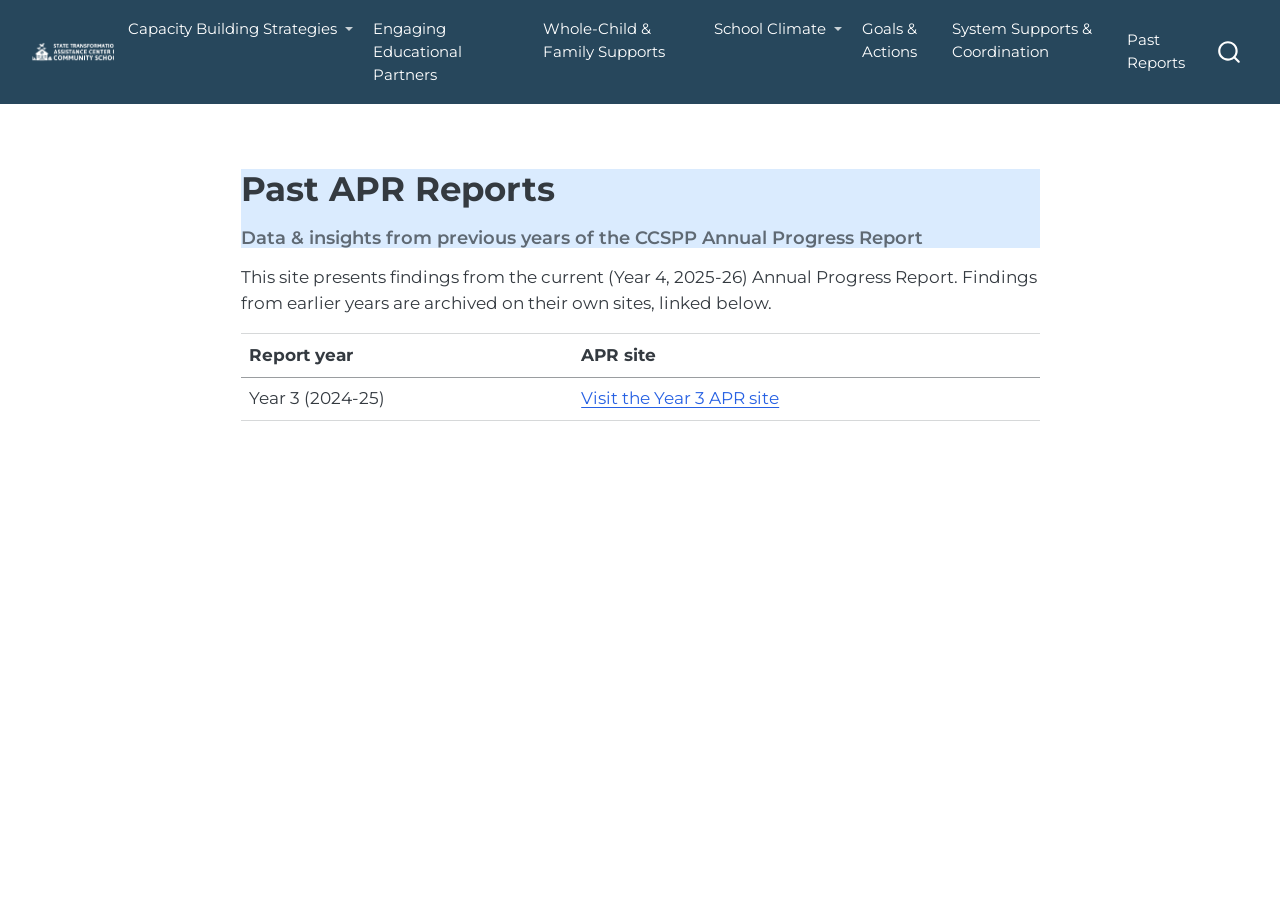
<file: docs/past-reports.html>
<!DOCTYPE html>
<html xmlns="http://www.w3.org/1999/xhtml" lang="en" xml:lang="en"><head>

<meta charset="utf-8">
<meta name="generator" content="quarto-1.9.35">

<meta name="viewport" content="width=device-width, initial-scale=1.0, user-scalable=yes">


<title>Past APR Reports</title>
<style>
/* Default styles provided by pandoc.
** See https://pandoc.org/MANUAL.html#variables-for-html for config info.
*/
code{white-space: pre-wrap;}
span.smallcaps{font-variant: small-caps;}
div.columns{display: flex; gap: min(4vw, 1.5em);}
div.column{flex: auto; overflow-x: auto;}
div.hanging-indent{margin-left: 1.5em; text-indent: -1.5em;}
ul.task-list{list-style: none;}
ul.task-list li input[type="checkbox"] {
  width: 0.8em;
  margin: 0 0.8em 0.2em -1em; /* quarto-specific, see https://github.com/quarto-dev/quarto-cli/issues/4556 */ 
  vertical-align: middle;
}
</style>


<script src="site_libs/quarto-nav/quarto-nav.js"></script>
<script src="site_libs/quarto-nav/headroom.min.js"></script>
<script src="site_libs/clipboard/clipboard.min.js"></script>
<script src="site_libs/quarto-search/autocomplete.umd.js"></script>
<script src="site_libs/quarto-search/fuse.min.js"></script>
<script src="site_libs/quarto-search/quarto-search.js"></script>
<meta name="quarto:offset" content="./">
<link href="./images/logo/STAC-Logo-Vertical.png" rel="icon" type="image/png">
<script src="site_libs/quarto-html/quarto.js" type="module"></script>
<script src="site_libs/quarto-html/tabsets/tabsets.js" type="module"></script>
<script src="site_libs/quarto-html/popper.min.js"></script>
<script src="site_libs/quarto-html/tippy.umd.min.js"></script>
<script src="site_libs/quarto-html/anchor.min.js"></script>
<link href="site_libs/quarto-html/tippy.css" rel="stylesheet">
<link href="site_libs/quarto-html/quarto-syntax-highlighting-46f66b053e56abd73bb6e954d61a315b.css" rel="stylesheet" id="quarto-text-highlighting-styles">
<script src="site_libs/bootstrap/bootstrap.min.js"></script>
<link href="site_libs/bootstrap/bootstrap-icons.css" rel="stylesheet">
<link href="site_libs/bootstrap/bootstrap-a0f9fd0d421825b736dc1bbcbcba2219.min.css" rel="stylesheet" append-hash="true" id="quarto-bootstrap" data-mode="light">
<script id="quarto-search-options" type="application/json">{
  "location": "navbar",
  "copy-button": false,
  "collapse-after": 3,
  "panel-placement": "end",
  "type": "overlay",
  "limit": 50,
  "keyboard-shortcut": [
    "f",
    "/",
    "s"
  ],
  "show-item-context": false,
  "language": {
    "search-no-results-text": "No results",
    "search-matching-documents-text": "matching documents",
    "search-copy-link-title": "Copy link to search",
    "search-hide-matches-text": "Hide additional matches",
    "search-more-match-text": "more match in this document",
    "search-more-matches-text": "more matches in this document",
    "search-clear-button-title": "Clear",
    "search-text-placeholder": "",
    "search-detached-cancel-button-title": "Cancel",
    "search-submit-button-title": "Submit",
    "search-label": "Search"
  }
}</script>


<link rel="stylesheet" href="styles.css">
</head>

<body class="nav-fixed fullcontent quarto-light">

<div id="quarto-search-results"></div>
  <header id="quarto-header" class="headroom fixed-top">
    <nav class="navbar navbar-expand-lg " data-bs-theme="dark">
      <div class="navbar-container container-fluid">
      <div class="navbar-brand-container mx-auto">
    <a href="./index.html" class="navbar-brand navbar-brand-logo">
    <img src="./images/logo/STAC-Logo-Horizontal-White.png" alt="" class="navbar-logo light-content">
    <img src="./images/logo/STAC-Logo-Horizontal-White.png" alt="" class="navbar-logo dark-content">
    </a>
  </div>
            <div id="quarto-search" class="" title="Search"></div>
          <button class="navbar-toggler" type="button" data-bs-toggle="collapse" data-bs-target="#navbarCollapse" aria-controls="navbarCollapse" role="menu" aria-expanded="false" aria-label="Toggle navigation" onclick="if (window.quartoToggleHeadroom) { window.quartoToggleHeadroom(); }">
  <span class="navbar-toggler-icon"></span>
</button>
          <div class="collapse navbar-collapse" id="navbarCollapse">
            <ul class="navbar-nav navbar-nav-scroll me-auto">
  <li class="nav-item dropdown ">
    <a class="nav-link dropdown-toggle" href="#" id="nav-menu-capacity-building-strategies" role="link" data-bs-toggle="dropdown" aria-expanded="false">
 <span class="menu-text">Capacity Building Strategies</span>
    </a>
    <ul class="dropdown-menu" aria-labelledby="nav-menu-capacity-building-strategies">    
        <li>
    <a class="dropdown-item" href="./CBS/Schools - Capacity Building Strategies.html">
 <span class="dropdown-text">Site</span></a>
  </li>  
        <li>
    <a class="dropdown-item" href="./CBS/cbs-lea.html">
 <span class="dropdown-text">LEA</span></a>
  </li>  
    </ul>
  </li>
  <li class="nav-item">
    <a class="nav-link" href="./Engaging Educational Partners.html"> 
<span class="menu-text">Engaging Educational Partners</span></a>
  </li>  
  <li class="nav-item">
    <a class="nav-link" href="./WCFSI.html"> 
<span class="menu-text">Whole-Child &amp; Family Supports</span></a>
  </li>  
  <li class="nav-item dropdown ">
    <a class="nav-link dropdown-toggle" href="#" id="nav-menu-school-climate" role="link" data-bs-toggle="dropdown" aria-expanded="false">
 <span class="menu-text">School Climate</span>
    </a>
    <ul class="dropdown-menu" aria-labelledby="nav-menu-school-climate">    
        <li>
    <a class="dropdown-item" href="./school-climate/school-climate-dashboard.html">
 <span class="dropdown-text">Dashboard</span></a>
  </li>  
        <li>
    <a class="dropdown-item" href="./school-climate/school-climate-qual.html">
 <span class="dropdown-text">Observed Improvements</span></a>
  </li>  
    </ul>
  </li>
  <li class="nav-item">
    <a class="nav-link" href="./Goals and Actions.html"> 
<span class="menu-text">Goals &amp; Actions</span></a>
  </li>  
  <li class="nav-item">
    <a class="nav-link" href="./system-level-analysis.html"> 
<span class="menu-text">System Supports &amp; Coordination</span></a>
  </li>  
</ul>
            <ul class="navbar-nav navbar-nav-scroll ms-auto">
  <li class="nav-item">
    <a class="nav-link active" href="./past-reports.html" aria-current="page"> 
<span class="menu-text">Past Reports</span></a>
  </li>  
</ul>
          </div> <!-- /navcollapse -->
            <div class="quarto-navbar-tools">
</div>
      </div> <!-- /container-fluid -->
    </nav>
</header>
<!-- content -->
<div id="quarto-content" class="quarto-container page-columns page-rows-contents page-layout-article page-navbar">
<!-- sidebar -->
<!-- margin-sidebar -->
    
<!-- main -->
<main class="content" id="quarto-document-content"><header id="title-block-header" class="quarto-title-block"></header>




<section id="past-apr-reports" class="level1 hero-banner">
<h1>Past APR Reports</h1>
<section id="data-insights-from-previous-years-of-the-ccspp-annual-progress-report" class="level2">
<h2 class="anchored" data-anchor-id="data-insights-from-previous-years-of-the-ccspp-annual-progress-report">Data &amp; insights from previous years of the CCSPP Annual Progress Report</h2>
</section>
</section>
<p>This site presents findings from the current (Year 4, 2025-26) Annual Progress Report. Findings from earlier years are archived on their own sites, linked below.</p>
<table class="caption-top table">
<thead>
<tr class="header">
<th style="text-align: left;">Report year</th>
<th style="text-align: left;">APR site</th>
</tr>
</thead>
<tbody>
<tr class="odd">
<td style="text-align: left;">Year 3 (2024-25)</td>
<td style="text-align: left;"><a href="https://uclacommschool.github.io/stac-apr-site-2425-year-3/" target="_blank">Visit the Year 3 APR site</a></td>
</tr>
</tbody>
</table>



</main> <!-- /main -->
<script id="quarto-html-after-body" type="application/javascript">
  window.document.addEventListener("DOMContentLoaded", function (event) {
    const icon = "";
    const anchorJS = new window.AnchorJS();
    anchorJS.options = {
      placement: 'right',
      icon: icon
    };
    anchorJS.add('.anchored');
    const isCodeAnnotation = (el) => {
      for (const clz of el.classList) {
        if (clz.startsWith('code-annotation-')) {                     
          return true;
        }
      }
      return false;
    }
    const onCopySuccess = function(e) {
      // button target
      const button = e.trigger;
      // don't keep focus
      button.blur();
      // flash "checked"
      button.classList.add('code-copy-button-checked');
      var currentTitle = button.getAttribute("title");
      button.setAttribute("title", "Copied!");
      let tooltip;
      if (window.bootstrap) {
        button.setAttribute("data-bs-toggle", "tooltip");
        button.setAttribute("data-bs-placement", "left");
        button.setAttribute("data-bs-title", "Copied!");
        tooltip = new bootstrap.Tooltip(button, 
          { trigger: "manual", 
            customClass: "code-copy-button-tooltip",
            offset: [0, -8]});
        tooltip.show();    
      }
      setTimeout(function() {
        if (tooltip) {
          tooltip.hide();
          button.removeAttribute("data-bs-title");
          button.removeAttribute("data-bs-toggle");
          button.removeAttribute("data-bs-placement");
        }
        button.setAttribute("title", currentTitle);
        button.classList.remove('code-copy-button-checked');
      }, 1000);
      // clear code selection
      e.clearSelection();
    }
    const getTextToCopy = function(trigger) {
      const outerScaffold = trigger.parentElement.cloneNode(true);
      const codeEl = outerScaffold.querySelector('code');
      for (const childEl of codeEl.children) {
        if (isCodeAnnotation(childEl)) {
          childEl.remove();
        }
      }
      return codeEl.innerText;
    }
    const clipboard = new window.ClipboardJS('.code-copy-button:not([data-in-quarto-modal])', {
      text: getTextToCopy
    });
    clipboard.on('success', onCopySuccess);
    if (window.document.getElementById('quarto-embedded-source-code-modal')) {
      const clipboardModal = new window.ClipboardJS('.code-copy-button[data-in-quarto-modal]', {
        text: getTextToCopy,
        container: window.document.getElementById('quarto-embedded-source-code-modal')
      });
      clipboardModal.on('success', onCopySuccess);
    }
      var localhostRegex = new RegExp(/^(?:http|https):\/\/localhost\:?[0-9]*\//);
      var mailtoRegex = new RegExp(/^mailto:/);
        var filterRegex = new RegExp('/' + window.location.host + '/');
      var isInternal = (href) => {
          return filterRegex.test(href) || localhostRegex.test(href) || mailtoRegex.test(href);
      }
      // Inspect non-navigation links and adorn them if external
     var links = window.document.querySelectorAll('a[href]:not(.nav-link):not(.navbar-brand):not(.toc-action):not(.sidebar-link):not(.sidebar-item-toggle):not(.pagination-link):not(.no-external):not([aria-hidden]):not(.dropdown-item):not(.quarto-navigation-tool):not(.about-link)');
      for (var i=0; i<links.length; i++) {
        const link = links[i];
        if (!isInternal(link.href)) {
          // undo the damage that might have been done by quarto-nav.js in the case of
          // links that we want to consider external
          if (link.dataset.originalHref !== undefined) {
            link.href = link.dataset.originalHref;
          }
        }
      }
    function tippyHover(el, contentFn, onTriggerFn, onUntriggerFn) {
      const config = {
        allowHTML: true,
        maxWidth: 500,
        delay: 100,
        arrow: false,
        appendTo: function(el) {
            return el.parentElement;
        },
        interactive: true,
        interactiveBorder: 10,
        theme: 'quarto',
        placement: 'bottom-start',
      };
      if (contentFn) {
        config.content = contentFn;
      }
      if (onTriggerFn) {
        config.onTrigger = onTriggerFn;
      }
      if (onUntriggerFn) {
        config.onUntrigger = onUntriggerFn;
      }
      window.tippy(el, config); 
    }
    const noterefs = window.document.querySelectorAll('a[role="doc-noteref"]');
    for (var i=0; i<noterefs.length; i++) {
      const ref = noterefs[i];
      tippyHover(ref, function() {
        // use id or data attribute instead here
        let href = ref.getAttribute('data-footnote-href') || ref.getAttribute('href');
        try { href = new URL(href).hash; } catch {}
        const id = href.replace(/^#\/?/, "");
        const note = window.document.getElementById(id);
        if (note) {
          return note.innerHTML;
        } else {
          return "";
        }
      });
    }
    const xrefs = window.document.querySelectorAll('a.quarto-xref');
    const processXRef = (id, note) => {
      // Strip column container classes
      const stripColumnClz = (el) => {
        el.classList.remove("page-full", "page-columns");
        if (el.children) {
          for (const child of el.children) {
            stripColumnClz(child);
          }
        }
      }
      stripColumnClz(note)
      if (id === null || id.startsWith('sec-')) {
        // Special case sections, only their first couple elements
        const container = document.createElement("div");
        if (note.children && note.children.length > 2) {
          container.appendChild(note.children[0].cloneNode(true));
          for (let i = 1; i < note.children.length; i++) {
            const child = note.children[i];
            if (child.tagName === "P" && child.innerText === "") {
              continue;
            } else {
              container.appendChild(child.cloneNode(true));
              break;
            }
          }
          if (window.Quarto?.typesetMath) {
            window.Quarto.typesetMath(container);
          }
          return container.innerHTML
        } else {
          if (window.Quarto?.typesetMath) {
            window.Quarto.typesetMath(note);
          }
          return note.innerHTML;
        }
      } else {
        // Remove any anchor links if they are present
        const anchorLink = note.querySelector('a.anchorjs-link');
        if (anchorLink) {
          anchorLink.remove();
        }
        if (window.Quarto?.typesetMath) {
          window.Quarto.typesetMath(note);
        }
        if (note.classList.contains("callout")) {
          return note.outerHTML;
        } else {
          return note.innerHTML;
        }
      }
    }
    for (var i=0; i<xrefs.length; i++) {
      const xref = xrefs[i];
      tippyHover(xref, undefined, function(instance) {
        instance.disable();
        let url = xref.getAttribute('href');
        let hash = undefined; 
        if (url.startsWith('#')) {
          hash = url;
        } else {
          try { hash = new URL(url).hash; } catch {}
        }
        if (hash) {
          const id = hash.replace(/^#\/?/, "");
          const note = window.document.getElementById(id);
          if (note !== null) {
            try {
              const html = processXRef(id, note.cloneNode(true));
              instance.setContent(html);
            } finally {
              instance.enable();
              instance.show();
            }
          } else {
            // See if we can fetch this
            fetch(url.split('#')[0])
            .then(res => res.text())
            .then(html => {
              const parser = new DOMParser();
              const htmlDoc = parser.parseFromString(html, "text/html");
              const note = htmlDoc.getElementById(id);
              if (note !== null) {
                const html = processXRef(id, note);
                instance.setContent(html);
              } 
            }).finally(() => {
              instance.enable();
              instance.show();
            });
          }
        } else {
          // See if we can fetch a full url (with no hash to target)
          // This is a special case and we should probably do some content thinning / targeting
          fetch(url)
          .then(res => res.text())
          .then(html => {
            const parser = new DOMParser();
            const htmlDoc = parser.parseFromString(html, "text/html");
            const note = htmlDoc.querySelector('main.content');
            if (note !== null) {
              // This should only happen for chapter cross references
              // (since there is no id in the URL)
              // remove the first header
              if (note.children.length > 0 && note.children[0].tagName === "HEADER") {
                note.children[0].remove();
              }
              const html = processXRef(null, note);
              instance.setContent(html);
            } 
          }).finally(() => {
            instance.enable();
            instance.show();
          });
        }
      }, function(instance) {
      });
    }
        let selectedAnnoteEl;
        const selectorForAnnotation = ( cell, annotation) => {
          let cellAttr = 'data-code-cell="' + cell + '"';
          let lineAttr = 'data-code-annotation="' +  annotation + '"';
          const selector = 'span[' + cellAttr + '][' + lineAttr + ']';
          return selector;
        }
        const selectCodeLines = (annoteEl) => {
          const doc = window.document;
          const targetCell = annoteEl.getAttribute("data-target-cell");
          const targetAnnotation = annoteEl.getAttribute("data-target-annotation");
          const annoteSpan = window.document.querySelector(selectorForAnnotation(targetCell, targetAnnotation));
          const lines = annoteSpan.getAttribute("data-code-lines").split(",");
          const lineIds = lines.map((line) => {
            return targetCell + "-" + line;
          })
          let top = null;
          let height = null;
          let parent = null;
          if (lineIds.length > 0) {
              //compute the position of the single el (top and bottom and make a div)
              const el = window.document.getElementById(lineIds[0]);
              top = el.offsetTop;
              height = el.offsetHeight;
              parent = el.parentElement.parentElement;
            if (lineIds.length > 1) {
              const lastEl = window.document.getElementById(lineIds[lineIds.length - 1]);
              const bottom = lastEl.offsetTop + lastEl.offsetHeight;
              height = bottom - top;
            }
            if (top !== null && height !== null && parent !== null) {
              // cook up a div (if necessary) and position it 
              let div = window.document.getElementById("code-annotation-line-highlight");
              if (div === null) {
                div = window.document.createElement("div");
                div.setAttribute("id", "code-annotation-line-highlight");
                div.style.position = 'absolute';
                parent.appendChild(div);
              }
              div.style.top = top - 2 + "px";
              div.style.height = height + 4 + "px";
              div.style.left = 0;
              let gutterDiv = window.document.getElementById("code-annotation-line-highlight-gutter");
              if (gutterDiv === null) {
                gutterDiv = window.document.createElement("div");
                gutterDiv.setAttribute("id", "code-annotation-line-highlight-gutter");
                gutterDiv.style.position = 'absolute';
                const codeCell = window.document.getElementById(targetCell);
                const gutter = codeCell.querySelector('.code-annotation-gutter');
                gutter.appendChild(gutterDiv);
              }
              gutterDiv.style.top = top - 2 + "px";
              gutterDiv.style.height = height + 4 + "px";
            }
            selectedAnnoteEl = annoteEl;
          }
        };
        const unselectCodeLines = () => {
          const elementsIds = ["code-annotation-line-highlight", "code-annotation-line-highlight-gutter"];
          elementsIds.forEach((elId) => {
            const div = window.document.getElementById(elId);
            if (div) {
              div.remove();
            }
          });
          selectedAnnoteEl = undefined;
        };
          // Handle positioning of the toggle
      window.addEventListener(
        "resize",
        throttle(() => {
          elRect = undefined;
          if (selectedAnnoteEl) {
            selectCodeLines(selectedAnnoteEl);
          }
        }, 10)
      );
      function throttle(fn, ms) {
      let throttle = false;
      let timer;
        return (...args) => {
          if(!throttle) { // first call gets through
              fn.apply(this, args);
              throttle = true;
          } else { // all the others get throttled
              if(timer) clearTimeout(timer); // cancel #2
              timer = setTimeout(() => {
                fn.apply(this, args);
                timer = throttle = false;
              }, ms);
          }
        };
      }
        // Attach click handler to the DT
        const annoteDls = window.document.querySelectorAll('dt[data-target-cell]');
        for (const annoteDlNode of annoteDls) {
          annoteDlNode.addEventListener('click', (event) => {
            const clickedEl = event.target;
            if (clickedEl !== selectedAnnoteEl) {
              unselectCodeLines();
              const activeEl = window.document.querySelector('dt[data-target-cell].code-annotation-active');
              if (activeEl) {
                activeEl.classList.remove('code-annotation-active');
              }
              selectCodeLines(clickedEl);
              clickedEl.classList.add('code-annotation-active');
            } else {
              // Unselect the line
              unselectCodeLines();
              clickedEl.classList.remove('code-annotation-active');
            }
          });
        }
    const findCites = (el) => {
      const parentEl = el.parentElement;
      if (parentEl) {
        const cites = parentEl.dataset.cites;
        if (cites) {
          return {
            el,
            cites: cites.split(' ')
          };
        } else {
          return findCites(el.parentElement)
        }
      } else {
        return undefined;
      }
    };
    var bibliorefs = window.document.querySelectorAll('a[role="doc-biblioref"]');
    for (var i=0; i<bibliorefs.length; i++) {
      const ref = bibliorefs[i];
      const citeInfo = findCites(ref);
      if (citeInfo) {
        tippyHover(citeInfo.el, function() {
          var popup = window.document.createElement('div');
          citeInfo.cites.forEach(function(cite) {
            var citeDiv = window.document.createElement('div');
            citeDiv.classList.add('hanging-indent');
            citeDiv.classList.add('csl-entry');
            var biblioDiv = window.document.getElementById('ref-' + cite);
            if (biblioDiv) {
              citeDiv.innerHTML = biblioDiv.innerHTML;
            }
            popup.appendChild(citeDiv);
          });
          return popup.innerHTML;
        });
      }
    }
  });
  </script>
</div> <!-- /content -->




</body></html>
</file>
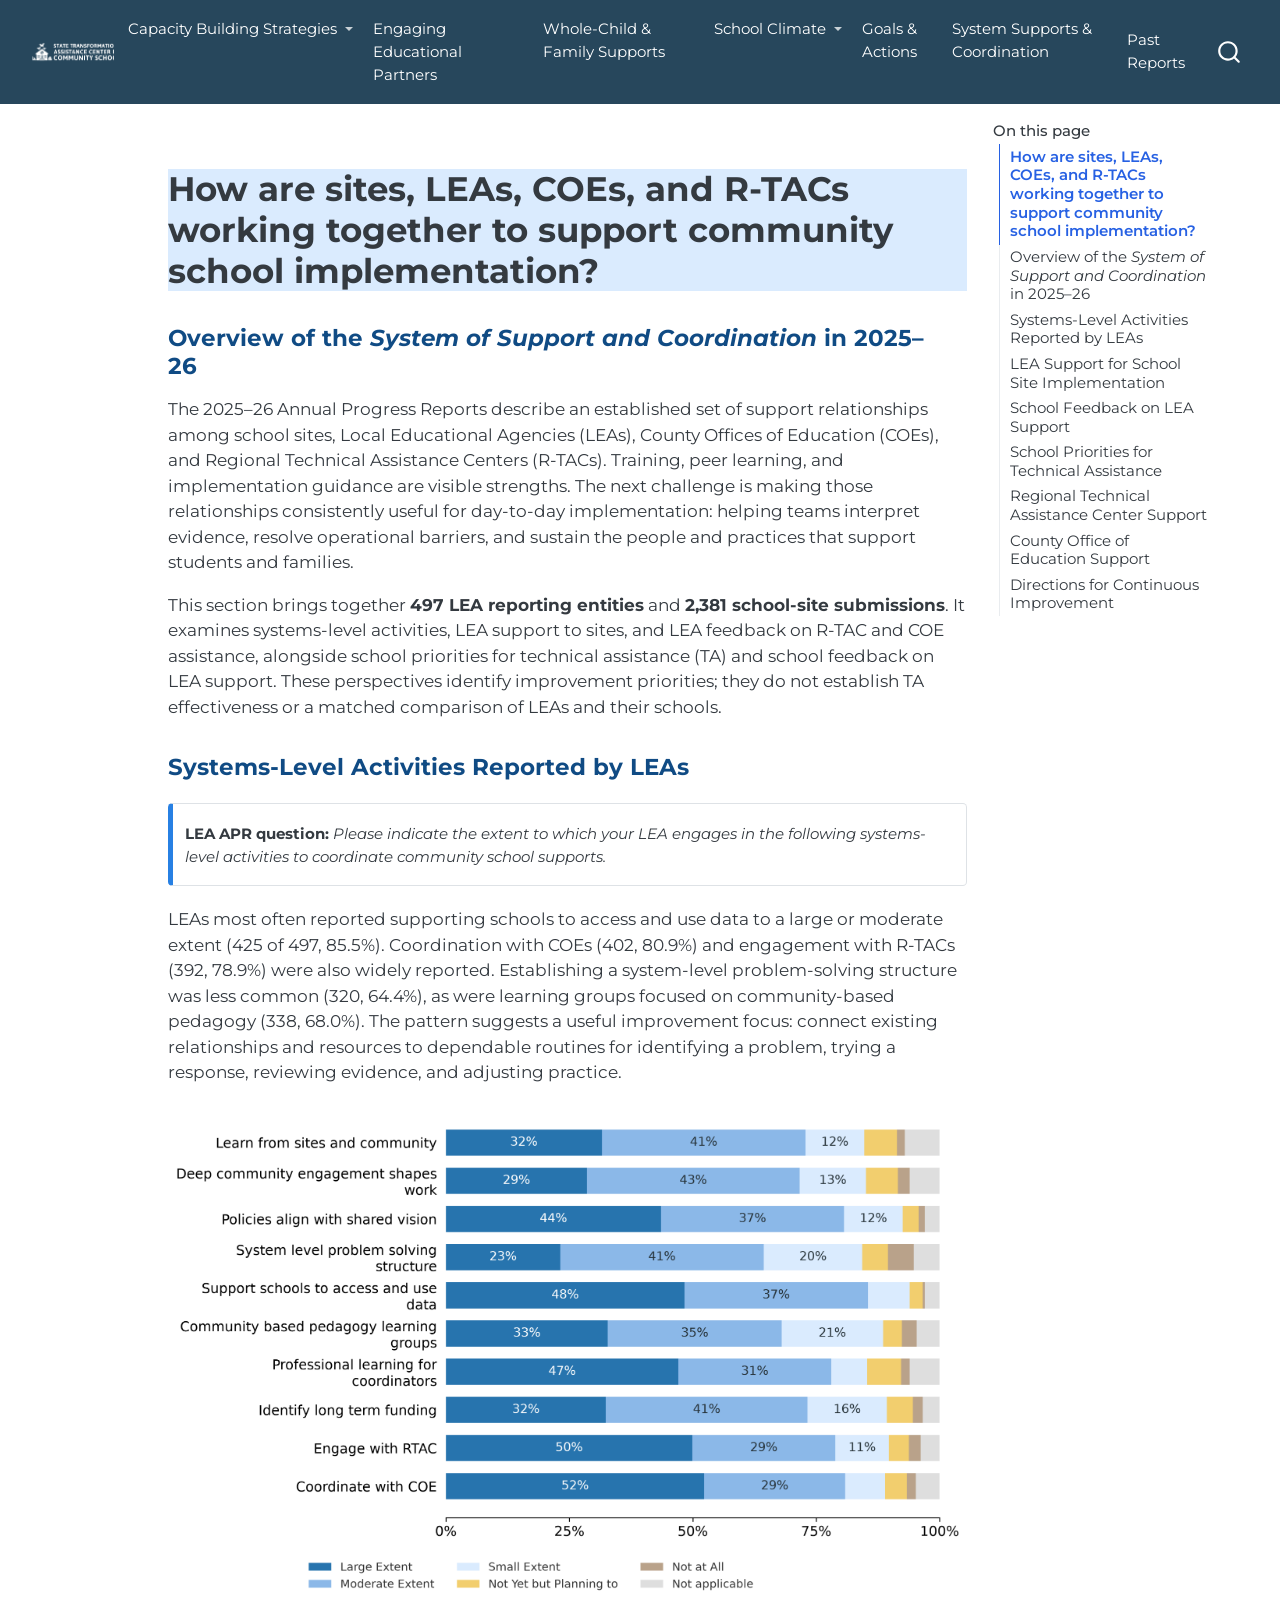
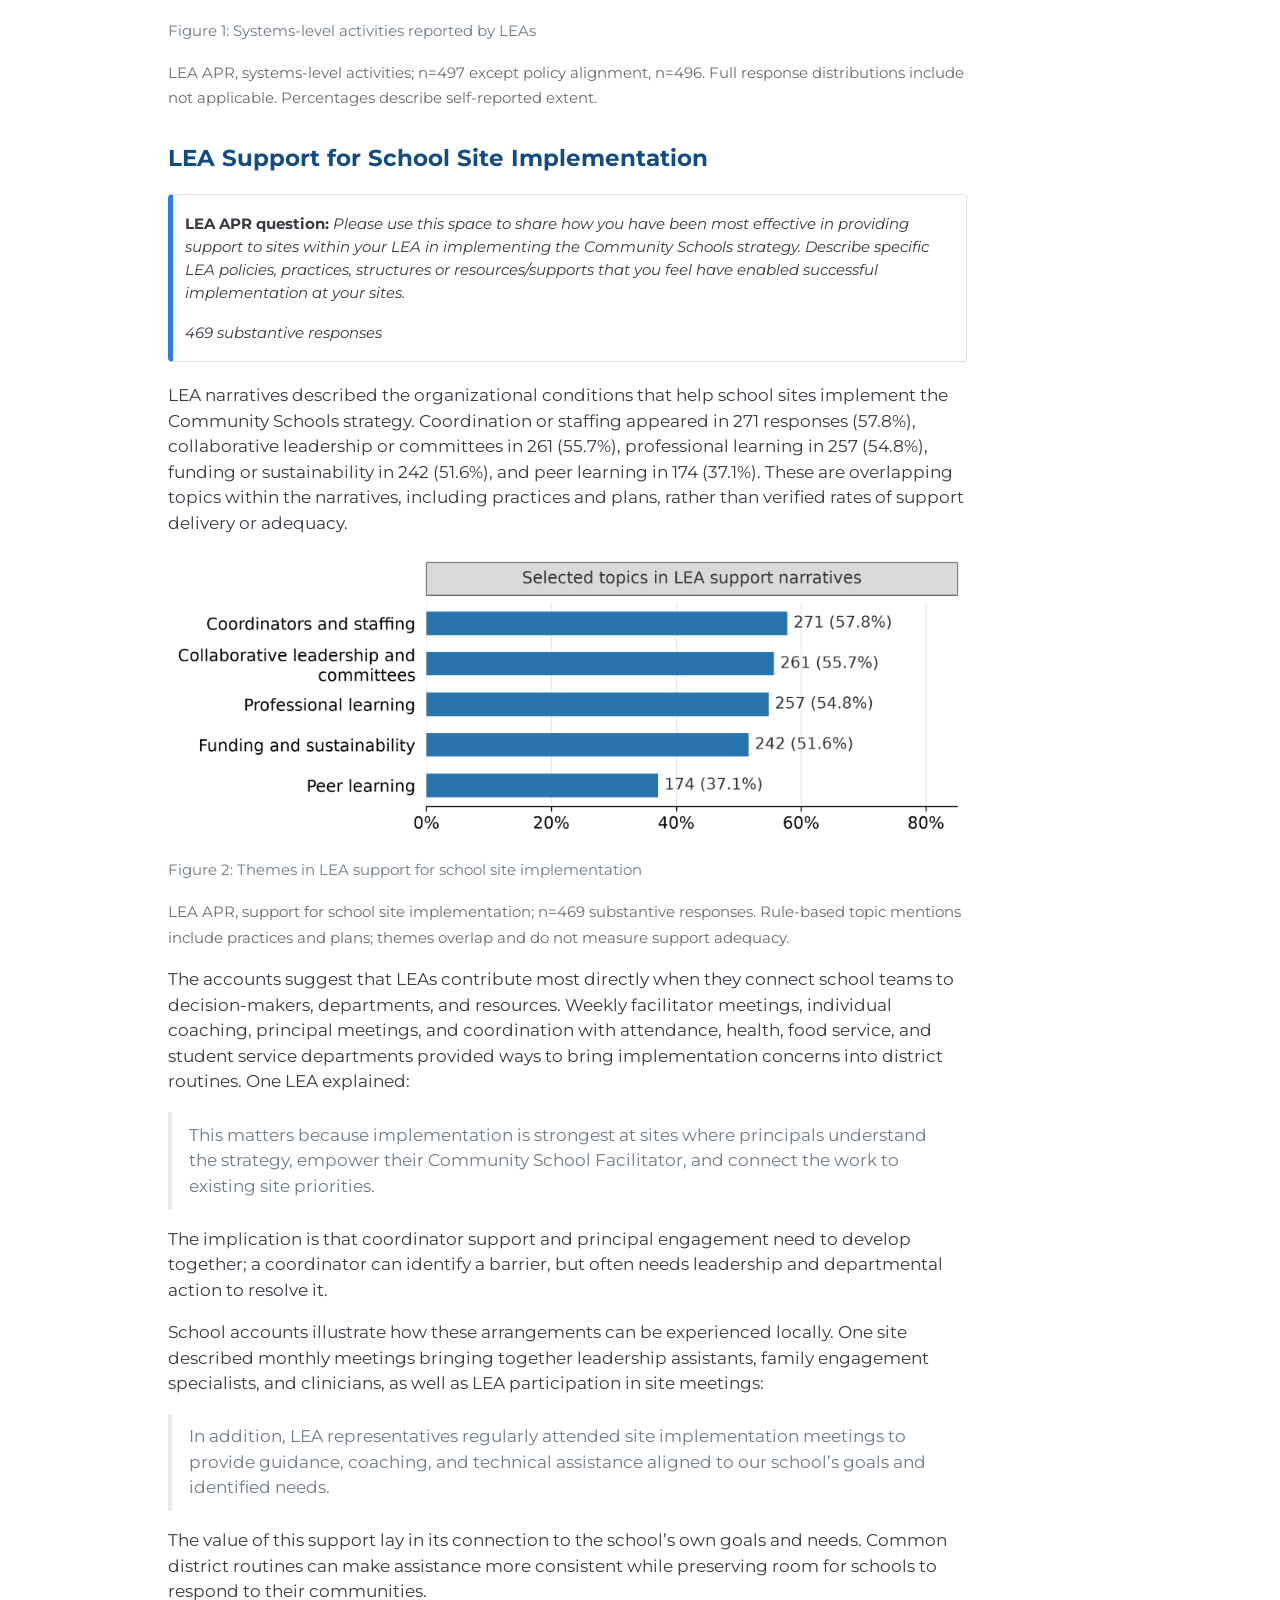
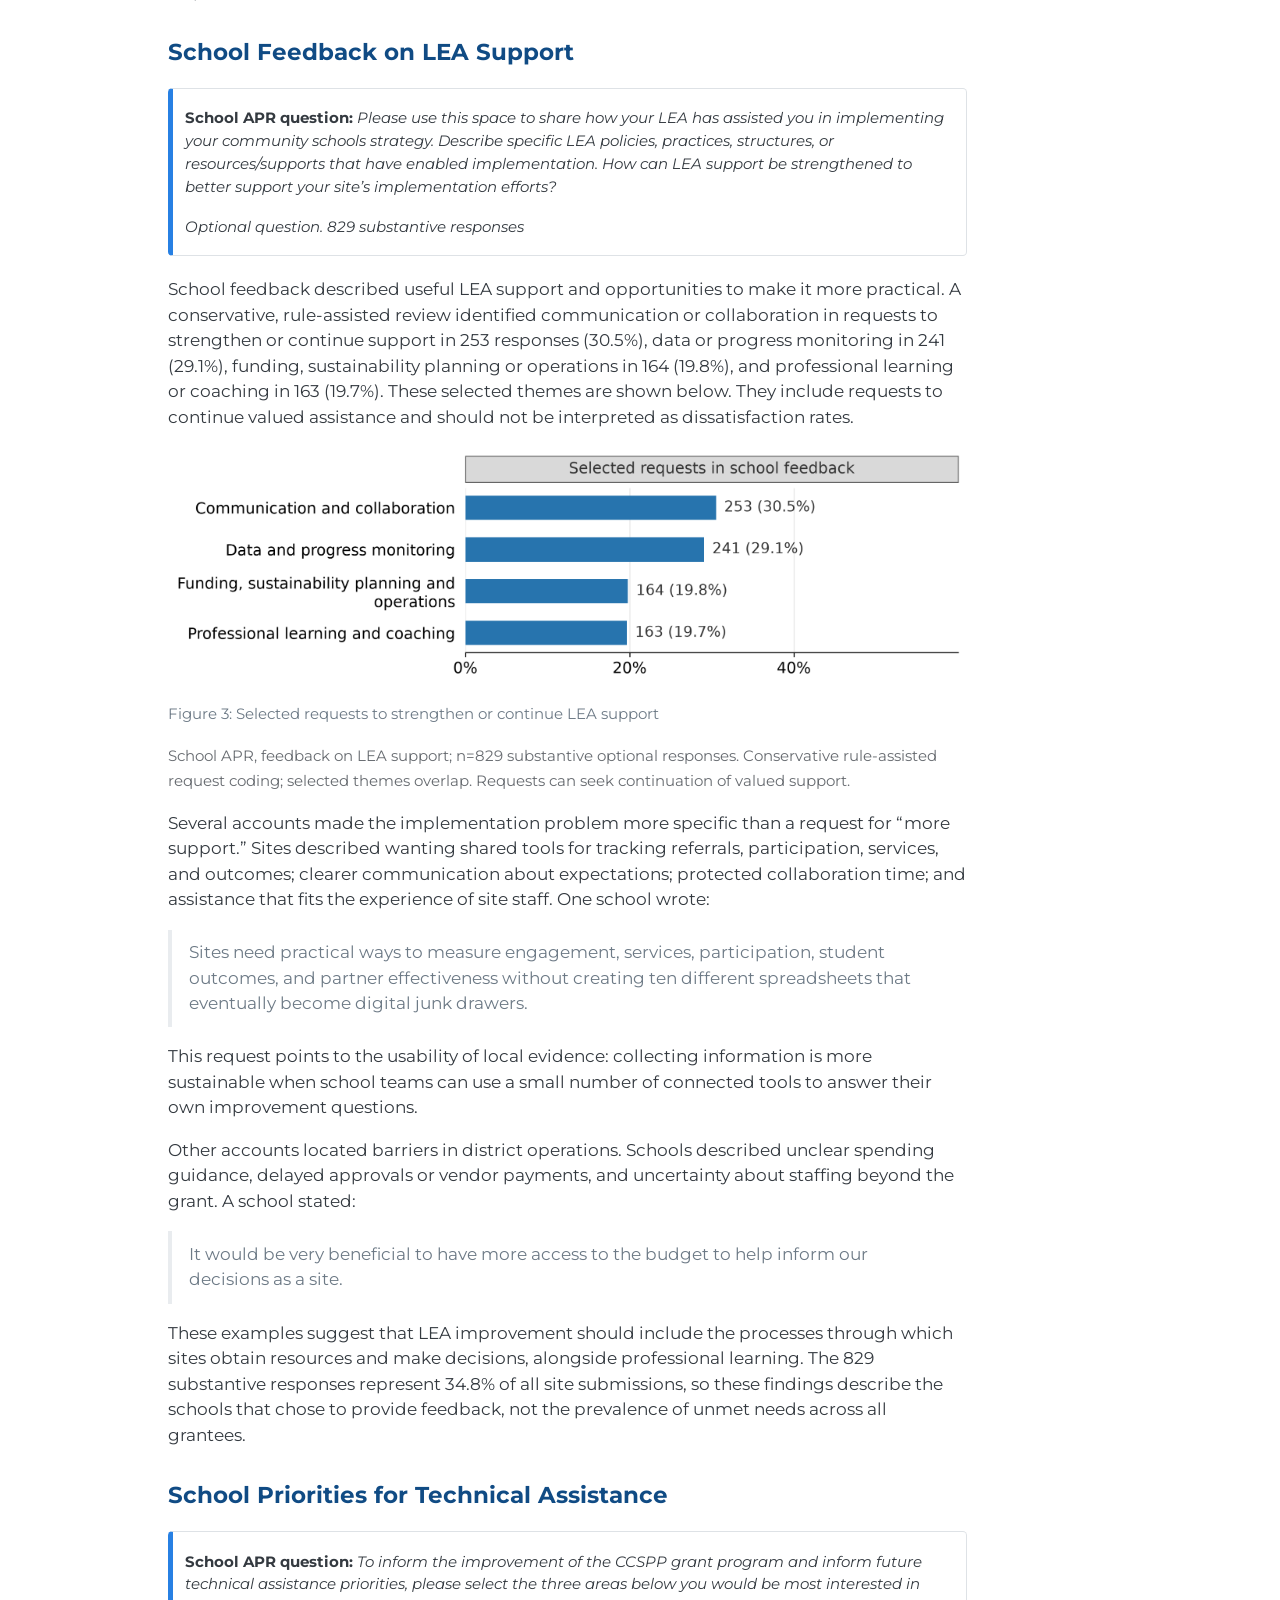
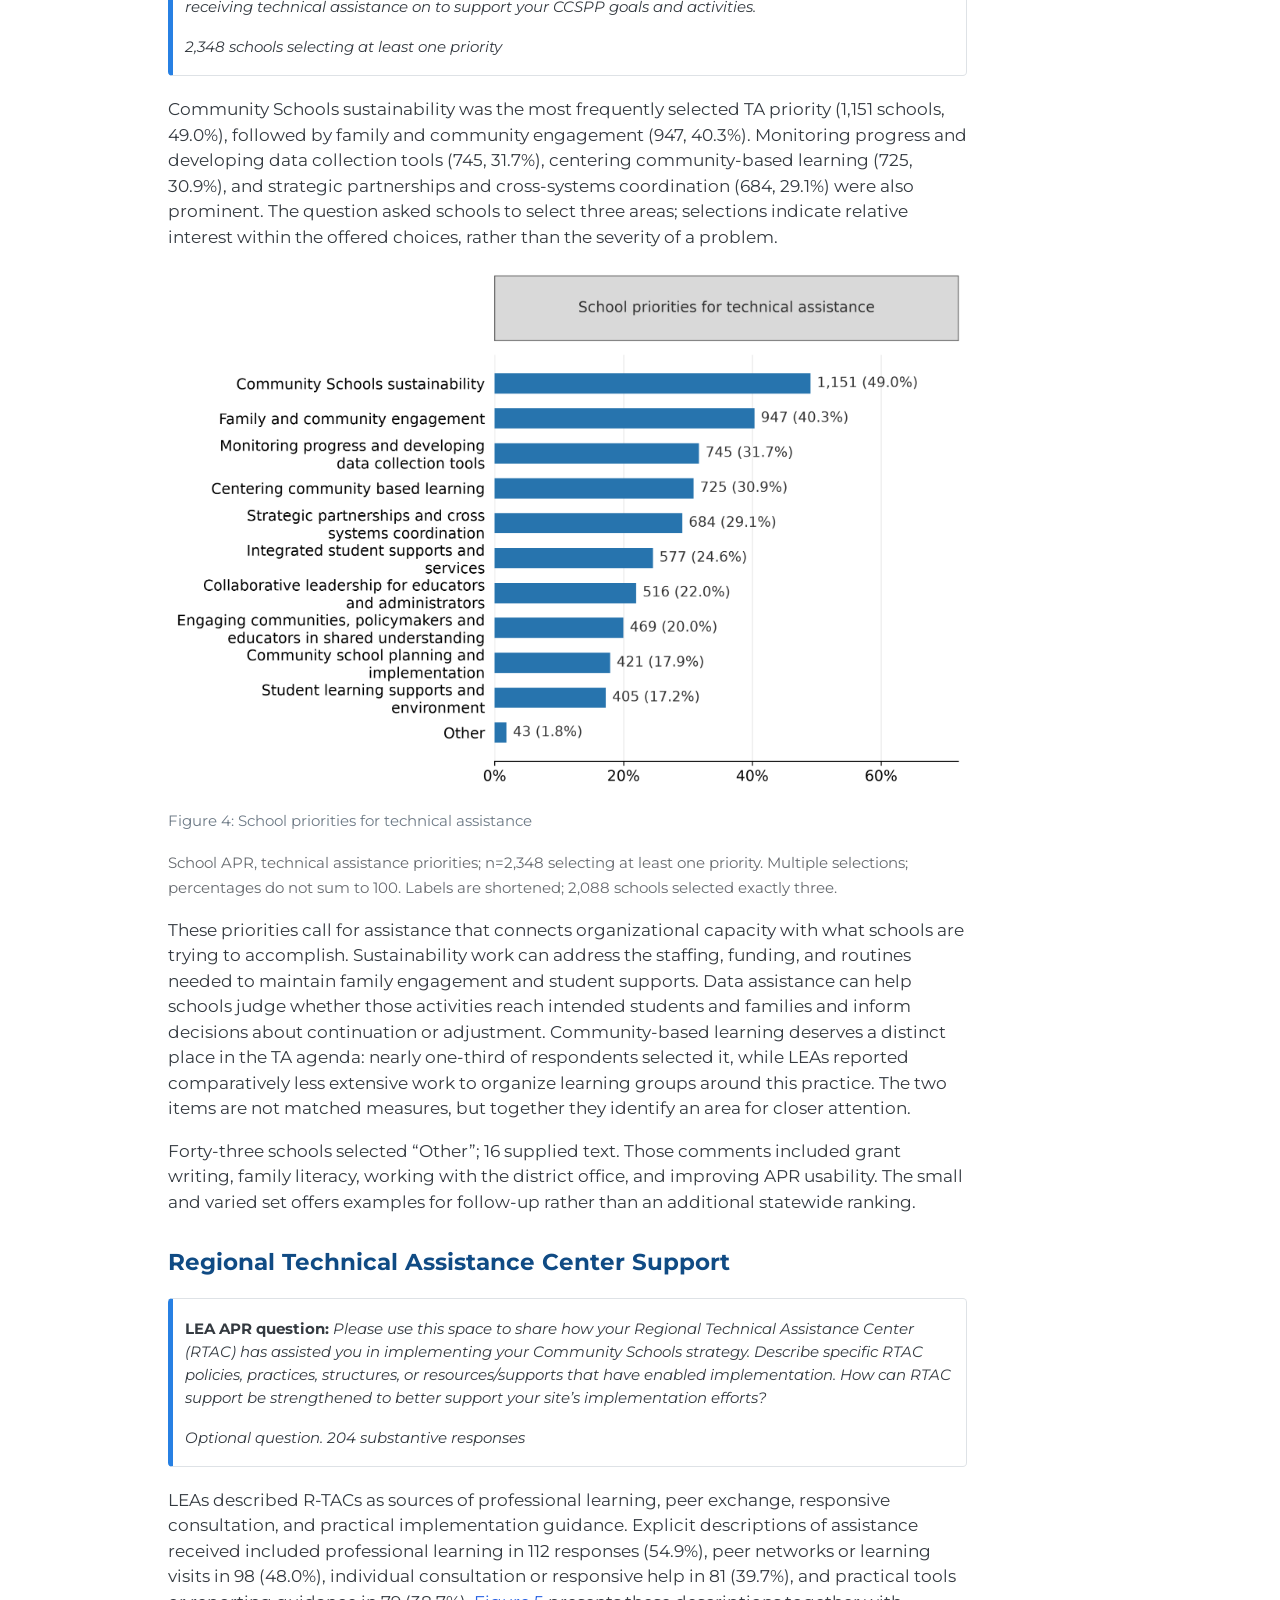
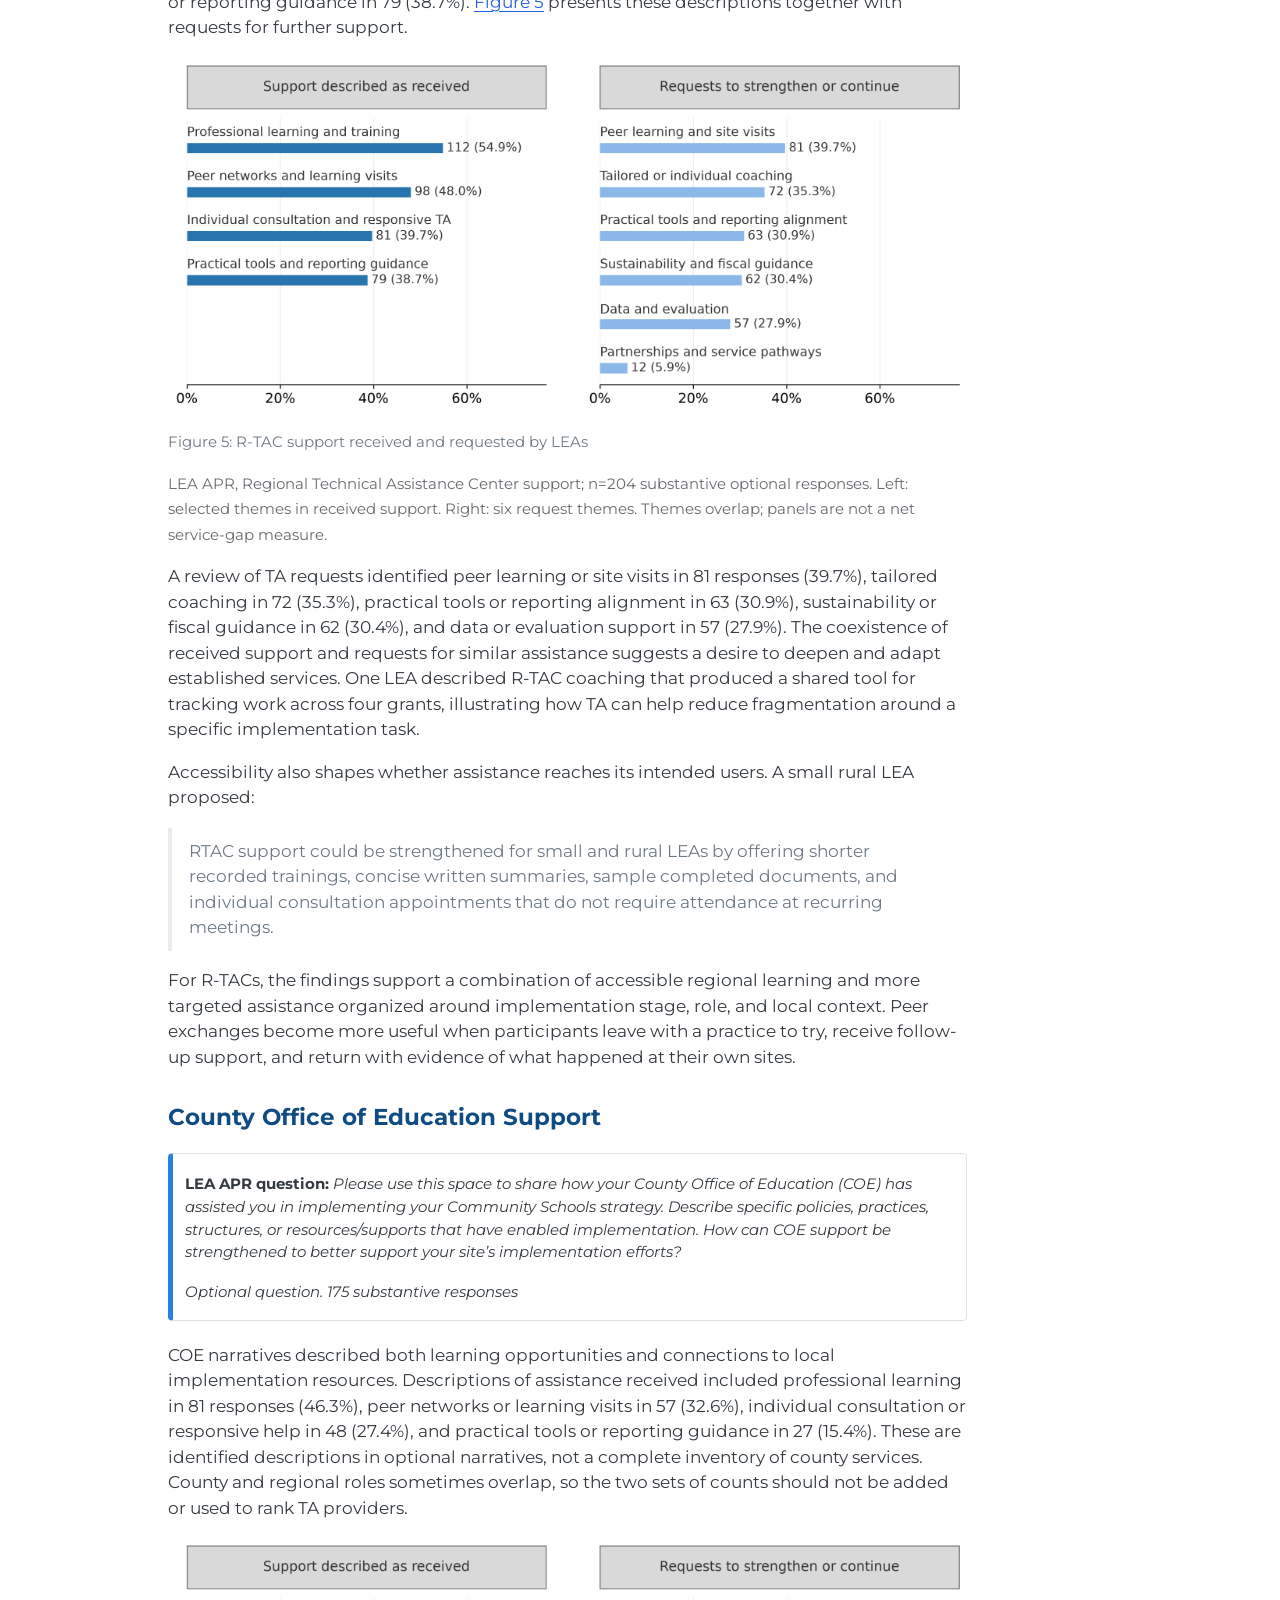
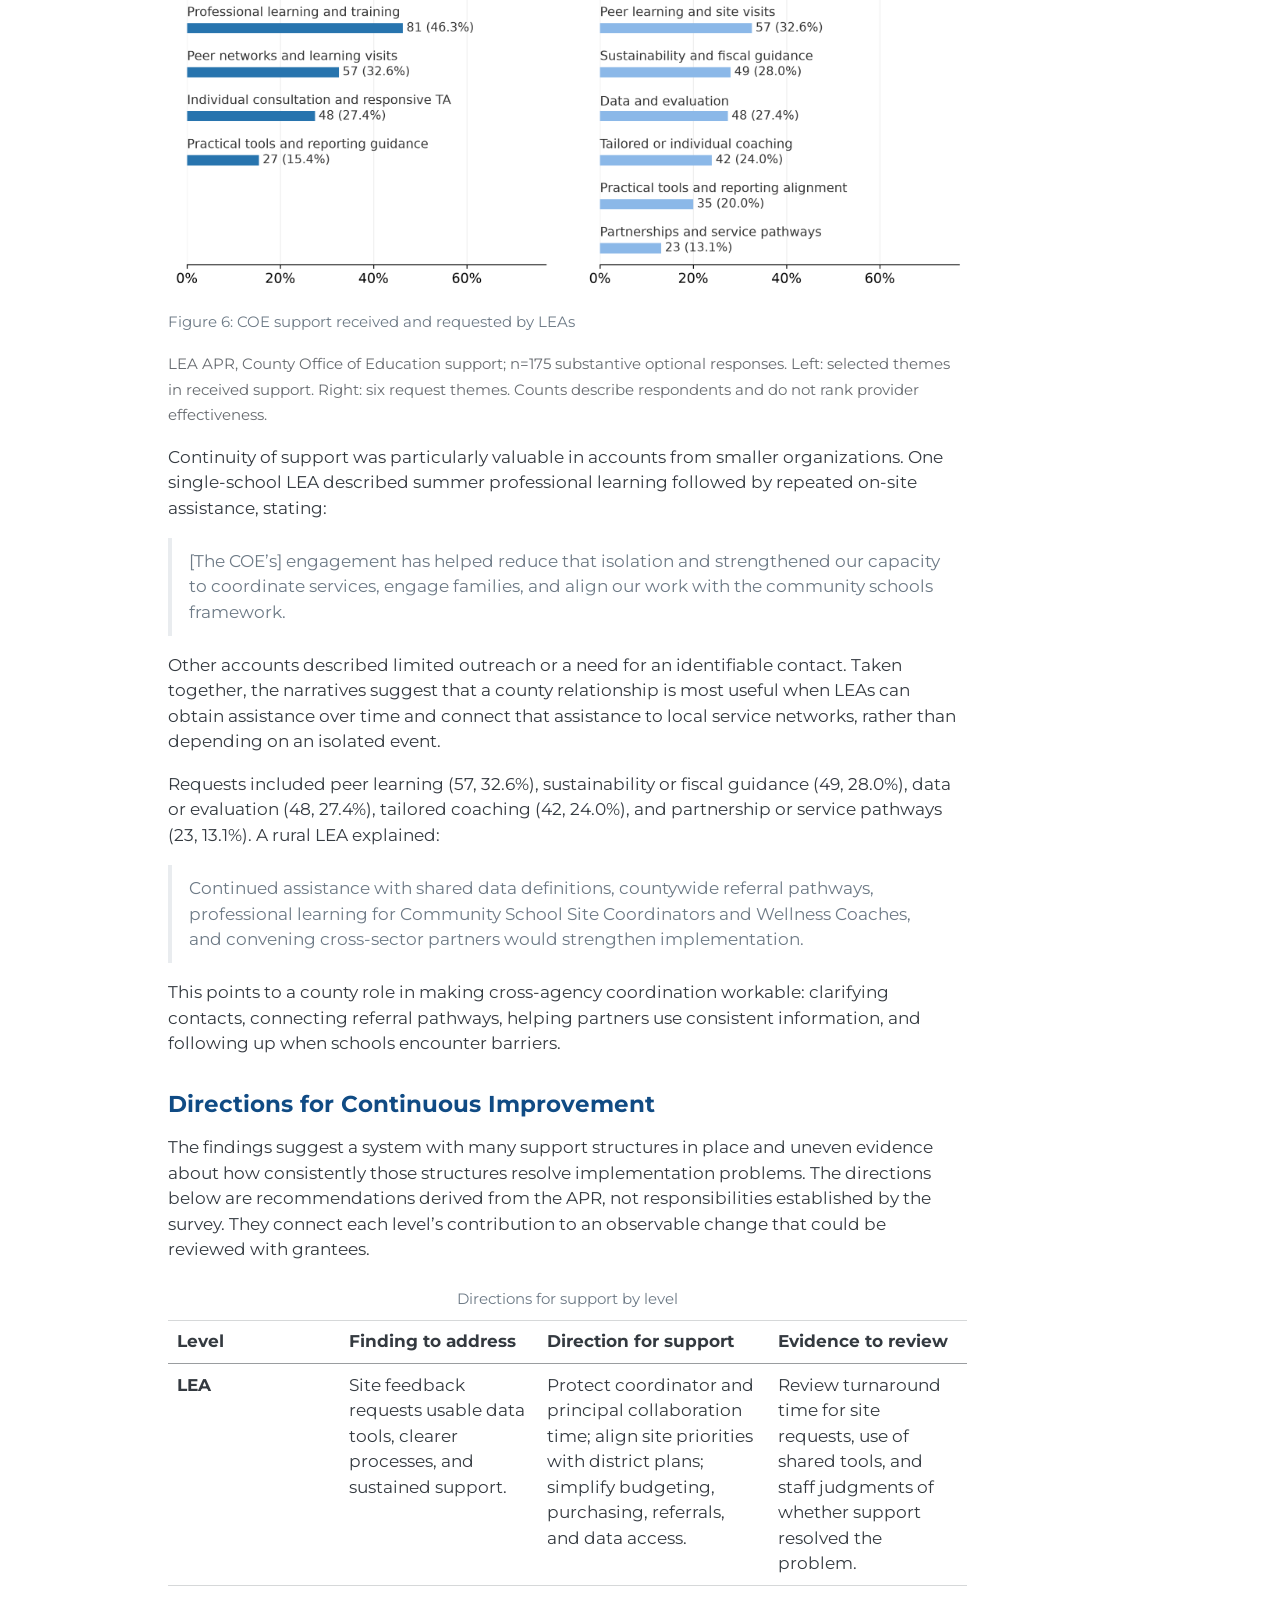
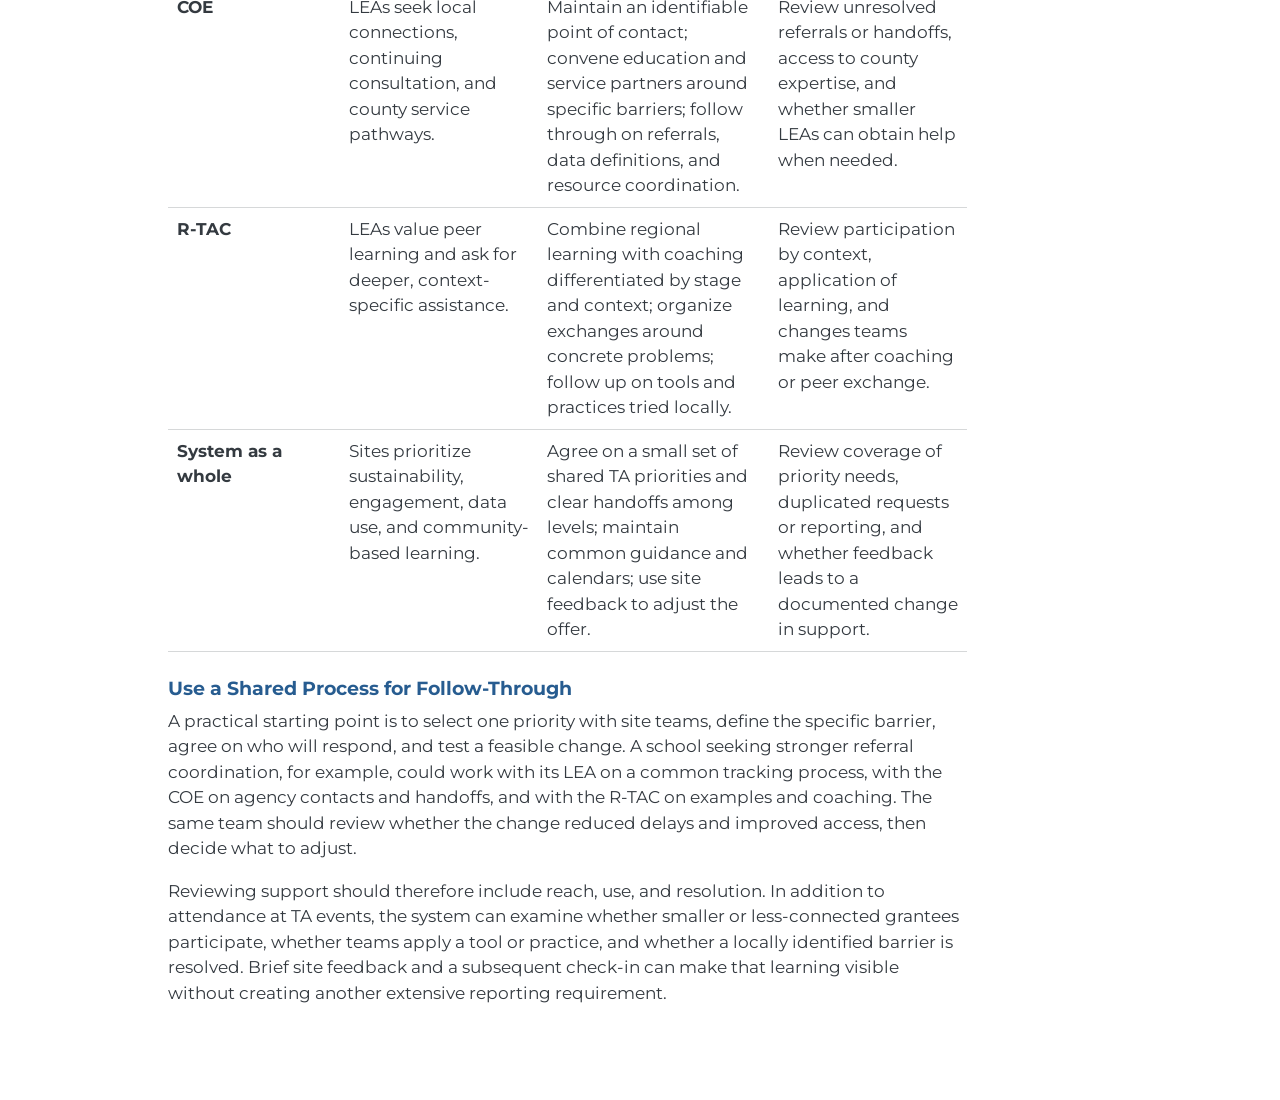
<file: docs/system-level-analysis.html>
<!DOCTYPE html>
<html xmlns="http://www.w3.org/1999/xhtml" lang="en" xml:lang="en"><head>

<meta charset="utf-8">
<meta name="generator" content="quarto-1.9.35">

<meta name="viewport" content="width=device-width, initial-scale=1.0, user-scalable=yes">


<title>System Supports &amp; Coordination</title>
<style>
/* Default styles provided by pandoc.
** See https://pandoc.org/MANUAL.html#variables-for-html for config info.
*/
code{white-space: pre-wrap;}
span.smallcaps{font-variant: small-caps;}
div.columns{display: flex; gap: min(4vw, 1.5em);}
div.column{flex: auto; overflow-x: auto;}
div.hanging-indent{margin-left: 1.5em; text-indent: -1.5em;}
ul.task-list{list-style: none;}
ul.task-list li input[type="checkbox"] {
  width: 0.8em;
  margin: 0 0.8em 0.2em -1em; /* quarto-specific, see https://github.com/quarto-dev/quarto-cli/issues/4556 */ 
  vertical-align: middle;
}
</style>


<script src="site_libs/quarto-nav/quarto-nav.js"></script>
<script src="site_libs/quarto-nav/headroom.min.js"></script>
<script src="site_libs/clipboard/clipboard.min.js"></script>
<script src="site_libs/quarto-search/autocomplete.umd.js"></script>
<script src="site_libs/quarto-search/fuse.min.js"></script>
<script src="site_libs/quarto-search/quarto-search.js"></script>
<meta name="quarto:offset" content="./">
<link href="./images/logo/STAC-Logo-Vertical.png" rel="icon" type="image/png">
<script src="site_libs/quarto-html/quarto.js" type="module"></script>
<script src="site_libs/quarto-html/tabsets/tabsets.js" type="module"></script>
<script src="site_libs/quarto-html/popper.min.js"></script>
<script src="site_libs/quarto-html/tippy.umd.min.js"></script>
<script src="site_libs/quarto-html/anchor.min.js"></script>
<link href="site_libs/quarto-html/tippy.css" rel="stylesheet">
<link href="site_libs/quarto-html/quarto-syntax-highlighting-46f66b053e56abd73bb6e954d61a315b.css" rel="stylesheet" id="quarto-text-highlighting-styles">
<script src="site_libs/bootstrap/bootstrap.min.js"></script>
<link href="site_libs/bootstrap/bootstrap-icons.css" rel="stylesheet">
<link href="site_libs/bootstrap/bootstrap-a0f9fd0d421825b736dc1bbcbcba2219.min.css" rel="stylesheet" append-hash="true" id="quarto-bootstrap" data-mode="light">
<script id="quarto-search-options" type="application/json">{
  "location": "navbar",
  "copy-button": false,
  "collapse-after": 3,
  "panel-placement": "end",
  "type": "overlay",
  "limit": 50,
  "keyboard-shortcut": [
    "f",
    "/",
    "s"
  ],
  "show-item-context": false,
  "language": {
    "search-no-results-text": "No results",
    "search-matching-documents-text": "matching documents",
    "search-copy-link-title": "Copy link to search",
    "search-hide-matches-text": "Hide additional matches",
    "search-more-match-text": "more match in this document",
    "search-more-matches-text": "more matches in this document",
    "search-clear-button-title": "Clear",
    "search-text-placeholder": "",
    "search-detached-cancel-button-title": "Cancel",
    "search-submit-button-title": "Submit",
    "search-label": "Search"
  }
}</script>


<link rel="stylesheet" href="styles.css">
</head>

<body class="nav-fixed quarto-light">

<div id="quarto-search-results"></div>
  <header id="quarto-header" class="headroom fixed-top">
    <nav class="navbar navbar-expand-lg " data-bs-theme="dark">
      <div class="navbar-container container-fluid">
      <div class="navbar-brand-container mx-auto">
    <a href="./index.html" class="navbar-brand navbar-brand-logo">
    <img src="./images/logo/STAC-Logo-Horizontal-White.png" alt="" class="navbar-logo light-content">
    <img src="./images/logo/STAC-Logo-Horizontal-White.png" alt="" class="navbar-logo dark-content">
    </a>
  </div>
            <div id="quarto-search" class="" title="Search"></div>
          <button class="navbar-toggler" type="button" data-bs-toggle="collapse" data-bs-target="#navbarCollapse" aria-controls="navbarCollapse" role="menu" aria-expanded="false" aria-label="Toggle navigation" onclick="if (window.quartoToggleHeadroom) { window.quartoToggleHeadroom(); }">
  <span class="navbar-toggler-icon"></span>
</button>
          <div class="collapse navbar-collapse" id="navbarCollapse">
            <ul class="navbar-nav navbar-nav-scroll me-auto">
  <li class="nav-item dropdown ">
    <a class="nav-link dropdown-toggle" href="#" id="nav-menu-capacity-building-strategies" role="link" data-bs-toggle="dropdown" aria-expanded="false">
 <span class="menu-text">Capacity Building Strategies</span>
    </a>
    <ul class="dropdown-menu" aria-labelledby="nav-menu-capacity-building-strategies">    
        <li>
    <a class="dropdown-item" href="./CBS/Schools - Capacity Building Strategies.html">
 <span class="dropdown-text">Site</span></a>
  </li>  
        <li>
    <a class="dropdown-item" href="./CBS/cbs-lea.html">
 <span class="dropdown-text">LEA</span></a>
  </li>  
    </ul>
  </li>
  <li class="nav-item">
    <a class="nav-link" href="./Engaging Educational Partners.html"> 
<span class="menu-text">Engaging Educational Partners</span></a>
  </li>  
  <li class="nav-item">
    <a class="nav-link" href="./WCFSI.html"> 
<span class="menu-text">Whole-Child &amp; Family Supports</span></a>
  </li>  
  <li class="nav-item dropdown ">
    <a class="nav-link dropdown-toggle" href="#" id="nav-menu-school-climate" role="link" data-bs-toggle="dropdown" aria-expanded="false">
 <span class="menu-text">School Climate</span>
    </a>
    <ul class="dropdown-menu" aria-labelledby="nav-menu-school-climate">    
        <li>
    <a class="dropdown-item" href="./school-climate/school-climate-dashboard.html">
 <span class="dropdown-text">Dashboard</span></a>
  </li>  
        <li>
    <a class="dropdown-item" href="./school-climate/school-climate-qual.html">
 <span class="dropdown-text">Observed Improvements</span></a>
  </li>  
    </ul>
  </li>
  <li class="nav-item">
    <a class="nav-link" href="./Goals and Actions.html"> 
<span class="menu-text">Goals &amp; Actions</span></a>
  </li>  
  <li class="nav-item">
    <a class="nav-link active" href="./system-level-analysis.html" aria-current="page"> 
<span class="menu-text">System Supports &amp; Coordination</span></a>
  </li>  
</ul>
            <ul class="navbar-nav navbar-nav-scroll ms-auto">
  <li class="nav-item">
    <a class="nav-link" href="./past-reports.html"> 
<span class="menu-text">Past Reports</span></a>
  </li>  
</ul>
          </div> <!-- /navcollapse -->
            <div class="quarto-navbar-tools">
</div>
      </div> <!-- /container-fluid -->
    </nav>
</header>
<!-- content -->
<div id="quarto-content" class="quarto-container page-columns page-rows-contents page-layout-article page-navbar">
<!-- sidebar -->
<!-- margin-sidebar -->
    <div id="quarto-margin-sidebar" class="sidebar margin-sidebar">
        <nav id="TOC" role="doc-toc" class="toc-active">
    <h2 id="toc-title">On this page</h2>
   
  <ul>
  <li><a href="#how-are-sites-leas-coes-and-r-tacs-working-together-to-support-community-school-implementation" id="toc-how-are-sites-leas-coes-and-r-tacs-working-together-to-support-community-school-implementation" class="nav-link active" data-scroll-target="#how-are-sites-leas-coes-and-r-tacs-working-together-to-support-community-school-implementation">How are sites, LEAs, COEs, and R-TACs working together to support community school implementation?</a></li>
  <li><a href="#overview-of-the-system-of-support-and-coordination-in-202526" id="toc-overview-of-the-system-of-support-and-coordination-in-202526" class="nav-link" data-scroll-target="#overview-of-the-system-of-support-and-coordination-in-202526">Overview of the <em>System of Support and Coordination</em> in 2025–26</a></li>
  <li><a href="#systems-level-activities-reported-by-leas" id="toc-systems-level-activities-reported-by-leas" class="nav-link" data-scroll-target="#systems-level-activities-reported-by-leas">Systems-Level Activities Reported by LEAs</a></li>
  <li><a href="#lea-support-for-school-site-implementation" id="toc-lea-support-for-school-site-implementation" class="nav-link" data-scroll-target="#lea-support-for-school-site-implementation">LEA Support for School Site Implementation</a></li>
  <li><a href="#school-feedback-on-lea-support" id="toc-school-feedback-on-lea-support" class="nav-link" data-scroll-target="#school-feedback-on-lea-support">School Feedback on LEA Support</a></li>
  <li><a href="#school-priorities-for-technical-assistance" id="toc-school-priorities-for-technical-assistance" class="nav-link" data-scroll-target="#school-priorities-for-technical-assistance">School Priorities for Technical Assistance</a></li>
  <li><a href="#regional-technical-assistance-center-support" id="toc-regional-technical-assistance-center-support" class="nav-link" data-scroll-target="#regional-technical-assistance-center-support">Regional Technical Assistance Center Support</a></li>
  <li><a href="#county-office-of-education-support" id="toc-county-office-of-education-support" class="nav-link" data-scroll-target="#county-office-of-education-support">County Office of Education Support</a></li>
  <li><a href="#directions-for-continuous-improvement" id="toc-directions-for-continuous-improvement" class="nav-link" data-scroll-target="#directions-for-continuous-improvement">Directions for Continuous Improvement</a>
  <ul class="collapse">
  <li><a href="#use-a-shared-process-for-follow-through" id="toc-use-a-shared-process-for-follow-through" class="nav-link" data-scroll-target="#use-a-shared-process-for-follow-through">Use a Shared Process for Follow-Through</a></li>
  </ul></li>
  </ul>
</nav>
    </div>
<!-- main -->
<main class="content" id="quarto-document-content"><header id="title-block-header" class="quarto-title-block"></header>




<section id="how-are-sites-leas-coes-and-r-tacs-working-together-to-support-community-school-implementation" class="level1 hero-banner">
<h1>How are sites, LEAs, COEs, and R-TACs working together to support community school implementation?</h1>
</section>
<section id="overview-of-the-system-of-support-and-coordination-in-202526" class="level2">
<h2 class="anchored" data-anchor-id="overview-of-the-system-of-support-and-coordination-in-202526">Overview of the <em>System of Support and Coordination</em> in 2025–26</h2>
<p>The 2025–26 Annual Progress Reports describe an established set of support relationships among school sites, Local Educational Agencies (LEAs), County Offices of Education (COEs), and Regional Technical Assistance Centers (R-TACs). Training, peer learning, and implementation guidance are visible strengths. The next challenge is making those relationships consistently useful for day-to-day implementation: helping teams interpret evidence, resolve operational barriers, and sustain the people and practices that support students and families.</p>
<p>This section brings together <strong>497 LEA reporting entities</strong> and <strong>2,381 school-site submissions</strong>. It examines systems-level activities, LEA support to sites, and LEA feedback on R-TAC and COE assistance, alongside school priorities for technical assistance (TA) and school feedback on LEA support. These perspectives identify improvement priorities; they do not establish TA effectiveness or a matched comparison of LEAs and their schools.</p>
</section>
<section id="systems-level-activities-reported-by-leas" class="level2">
<h2 class="anchored" data-anchor-id="systems-level-activities-reported-by-leas">Systems-Level Activities Reported by LEAs</h2>
<div class="callout callout-style-simple callout-note no-icon">
<div class="callout-body d-flex">
<div class="callout-icon-container">
<i class="callout-icon no-icon"></i>
</div>
<div class="callout-body-container">
<p><strong>LEA APR question:</strong> <em>Please indicate the extent to which your LEA engages in the following systems-level activities to coordinate community school supports.</em></p>
</div>
</div>
</div>
<p>LEAs most often reported supporting schools to access and use data to a large or moderate extent (425 of 497, 85.5%). Coordination with COEs (402, 80.9%) and engagement with R-TACs (392, 78.9%) were also widely reported. Establishing a system-level problem-solving structure was less common (320, 64.4%), as were learning groups focused on community-based pedagogy (338, 68.0%). The pattern suggests a useful improvement focus: connect existing relationships and resources to dependable routines for identifying a problem, trying a response, reviewing evidence, and adjusting practice.</p>
<div id="fig-systems-activities" class="quarto-float quarto-figure quarto-figure-center anchored" data-fig-align="center" alt="Stacked bar chart of the extent to which LEAs engage in ten systems-level activities, from large extent to not applicable.">
<figure class="quarto-float quarto-float-fig figure">
<div aria-describedby="fig-systems-activities-caption-0ceaefa1-69ba-4598-a22c-09a6ac19f8ca">
<img src="images/system-supports/sos-01-systems-activities.png" class="img-fluid quarto-figure quarto-figure-center figure-img" alt="Stacked bar chart of the extent to which LEAs engage in ten systems-level activities, from large extent to not applicable.">
</div>
<figcaption class="quarto-float-caption-bottom quarto-float-caption quarto-float-fig" id="fig-systems-activities-caption-0ceaefa1-69ba-4598-a22c-09a6ac19f8ca">
Figure&nbsp;1: Systems-level activities reported by LEAs
</figcaption>
</figure>
</div>
<p><span class="small text-muted">LEA APR, systems-level activities; n=497 except policy alignment, n=496. Full response distributions include not applicable. Percentages describe self-reported extent.</span></p>
</section>
<section id="lea-support-for-school-site-implementation" class="level2">
<h2 class="anchored" data-anchor-id="lea-support-for-school-site-implementation">LEA Support for School Site Implementation</h2>
<div class="callout callout-style-simple callout-note no-icon">
<div class="callout-body d-flex">
<div class="callout-icon-container">
<i class="callout-icon no-icon"></i>
</div>
<div class="callout-body-container">
<p><strong>LEA APR question:</strong> <em>Please use this space to share how you have been most effective in providing support to sites within your LEA in implementing the Community Schools strategy. Describe specific LEA policies, practices, structures or resources/supports that you feel have enabled successful implementation at your sites.</em></p>
<p><em>469 substantive responses</em></p>
</div>
</div>
</div>
<p>LEA narratives described the organizational conditions that help school sites implement the Community Schools strategy. Coordination or staffing appeared in 271 responses (57.8%), collaborative leadership or committees in 261 (55.7%), professional learning in 257 (54.8%), funding or sustainability in 242 (51.6%), and peer learning in 174 (37.1%). These are overlapping topics within the narratives, including practices and plans, rather than verified rates of support delivery or adequacy.</p>
<div id="fig-lea-support-themes" class="quarto-float quarto-figure quarto-figure-center anchored" data-fig-align="center" alt="Bar chart of themes in LEA narratives about supporting school site implementation.">
<figure class="quarto-float quarto-float-fig figure">
<div aria-describedby="fig-lea-support-themes-caption-0ceaefa1-69ba-4598-a22c-09a6ac19f8ca">
<img src="images/system-supports/sos-02-lea-support-themes.png" class="img-fluid quarto-figure quarto-figure-center figure-img" alt="Bar chart of themes in LEA narratives about supporting school site implementation.">
</div>
<figcaption class="quarto-float-caption-bottom quarto-float-caption quarto-float-fig" id="fig-lea-support-themes-caption-0ceaefa1-69ba-4598-a22c-09a6ac19f8ca">
Figure&nbsp;2: Themes in LEA support for school site implementation
</figcaption>
</figure>
</div>
<p><span class="small text-muted">LEA APR, support for school site implementation; n=469 substantive responses. Rule-based topic mentions include practices and plans; themes overlap and do not measure support adequacy.</span></p>
<p>The accounts suggest that LEAs contribute most directly when they connect school teams to decision-makers, departments, and resources. Weekly facilitator meetings, individual coaching, principal meetings, and coordination with attendance, health, food service, and student service departments provided ways to bring implementation concerns into district routines. One LEA explained:</p>
<blockquote class="blockquote">
<p>This matters because implementation is strongest at sites where principals understand the strategy, empower their Community School Facilitator, and connect the work to existing site priorities.</p>
</blockquote>
<p>The implication is that coordinator support and principal engagement need to develop together; a coordinator can identify a barrier, but often needs leadership and departmental action to resolve it.</p>
<p>School accounts illustrate how these arrangements can be experienced locally. One site described monthly meetings bringing together leadership assistants, family engagement specialists, and clinicians, as well as LEA participation in site meetings:</p>
<blockquote class="blockquote">
<p>In addition, LEA representatives regularly attended site implementation meetings to provide guidance, coaching, and technical assistance aligned to our school’s goals and identified needs.</p>
</blockquote>
<p>The value of this support lay in its connection to the school’s own goals and needs. Common district routines can make assistance more consistent while preserving room for schools to respond to their communities.</p>
</section>
<section id="school-feedback-on-lea-support" class="level2">
<h2 class="anchored" data-anchor-id="school-feedback-on-lea-support">School Feedback on LEA Support</h2>
<div class="callout callout-style-simple callout-note no-icon">
<div class="callout-body d-flex">
<div class="callout-icon-container">
<i class="callout-icon no-icon"></i>
</div>
<div class="callout-body-container">
<p><strong>School APR question:</strong> <em>Please use this space to share how your LEA has assisted you in implementing your community schools strategy. Describe specific LEA policies, practices, structures, or resources/supports that have enabled implementation. How can LEA support be strengthened to better support your site’s implementation efforts?</em></p>
<p><em>Optional question. 829 substantive responses</em></p>
</div>
</div>
</div>
<p>School feedback described useful LEA support and opportunities to make it more practical. A conservative, rule-assisted review identified communication or collaboration in requests to strengthen or continue support in 253 responses (30.5%), data or progress monitoring in 241 (29.1%), funding, sustainability planning or operations in 164 (19.8%), and professional learning or coaching in 163 (19.7%). These selected themes are shown below. They include requests to continue valued assistance and should not be interpreted as dissatisfaction rates.</p>
<div id="fig-school-requests-lea" class="quarto-float quarto-figure quarto-figure-center anchored" data-fig-align="center" alt="Bar chart of selected themes in school requests to strengthen or continue LEA support.">
<figure class="quarto-float quarto-float-fig figure">
<div aria-describedby="fig-school-requests-lea-caption-0ceaefa1-69ba-4598-a22c-09a6ac19f8ca">
<img src="images/system-supports/sos-03-school-requests-lea.png" class="img-fluid quarto-figure quarto-figure-center figure-img" alt="Bar chart of selected themes in school requests to strengthen or continue LEA support.">
</div>
<figcaption class="quarto-float-caption-bottom quarto-float-caption quarto-float-fig" id="fig-school-requests-lea-caption-0ceaefa1-69ba-4598-a22c-09a6ac19f8ca">
Figure&nbsp;3: Selected requests to strengthen or continue LEA support
</figcaption>
</figure>
</div>
<p><span class="small text-muted">School APR, feedback on LEA support; n=829 substantive optional responses. Conservative rule-assisted request coding; selected themes overlap. Requests can seek continuation of valued support.</span></p>
<p>Several accounts made the implementation problem more specific than a request for “more support.” Sites described wanting shared tools for tracking referrals, participation, services, and outcomes; clearer communication about expectations; protected collaboration time; and assistance that fits the experience of site staff. One school wrote:</p>
<blockquote class="blockquote">
<p>Sites need practical ways to measure engagement, services, participation, student outcomes, and partner effectiveness without creating ten different spreadsheets that eventually become digital junk drawers.</p>
</blockquote>
<p>This request points to the usability of local evidence: collecting information is more sustainable when school teams can use a small number of connected tools to answer their own improvement questions.</p>
<p>Other accounts located barriers in district operations. Schools described unclear spending guidance, delayed approvals or vendor payments, and uncertainty about staffing beyond the grant. A school stated:</p>
<blockquote class="blockquote">
<p>It would be very beneficial to have more access to the budget to help inform our decisions as a site.</p>
</blockquote>
<p>These examples suggest that LEA improvement should include the processes through which sites obtain resources and make decisions, alongside professional learning. The 829 substantive responses represent 34.8% of all site submissions, so these findings describe the schools that chose to provide feedback, not the prevalence of unmet needs across all grantees.</p>
</section>
<section id="school-priorities-for-technical-assistance" class="level2">
<h2 class="anchored" data-anchor-id="school-priorities-for-technical-assistance">School Priorities for Technical Assistance</h2>
<div class="callout callout-style-simple callout-note no-icon">
<div class="callout-body d-flex">
<div class="callout-icon-container">
<i class="callout-icon no-icon"></i>
</div>
<div class="callout-body-container">
<p><strong>School APR question:</strong> <em>To inform the improvement of the CCSPP grant program and inform future technical assistance priorities, please select the three areas below you would be most interested in receiving technical assistance on to support your CCSPP goals and activities.</em></p>
<p><em>2,348 schools selecting at least one priority</em></p>
</div>
</div>
</div>
<p>Community Schools sustainability was the most frequently selected TA priority (1,151 schools, 49.0%), followed by family and community engagement (947, 40.3%). Monitoring progress and developing data collection tools (745, 31.7%), centering community-based learning (725, 30.9%), and strategic partnerships and cross-systems coordination (684, 29.1%) were also prominent. The question asked schools to select three areas; selections indicate relative interest within the offered choices, rather than the severity of a problem.</p>
<div id="fig-school-ta-priorities" class="quarto-float quarto-figure quarto-figure-center anchored" data-fig-align="center" alt="Bar chart of the share of schools selecting each technical assistance priority.">
<figure class="quarto-float quarto-float-fig figure">
<div aria-describedby="fig-school-ta-priorities-caption-0ceaefa1-69ba-4598-a22c-09a6ac19f8ca">
<img src="images/system-supports/sos-04-school-ta-priorities.png" class="img-fluid quarto-figure quarto-figure-center figure-img" alt="Bar chart of the share of schools selecting each technical assistance priority.">
</div>
<figcaption class="quarto-float-caption-bottom quarto-float-caption quarto-float-fig" id="fig-school-ta-priorities-caption-0ceaefa1-69ba-4598-a22c-09a6ac19f8ca">
Figure&nbsp;4: School priorities for technical assistance
</figcaption>
</figure>
</div>
<p><span class="small text-muted">School APR, technical assistance priorities; n=2,348 selecting at least one priority. Multiple selections; percentages do not sum to 100. Labels are shortened; 2,088 schools selected exactly three.</span></p>
<p>These priorities call for assistance that connects organizational capacity with what schools are trying to accomplish. Sustainability work can address the staffing, funding, and routines needed to maintain family engagement and student supports. Data assistance can help schools judge whether those activities reach intended students and families and inform decisions about continuation or adjustment. Community-based learning deserves a distinct place in the TA agenda: nearly one-third of respondents selected it, while LEAs reported comparatively less extensive work to organize learning groups around this practice. The two items are not matched measures, but together they identify an area for closer attention.</p>
<p>Forty-three schools selected “Other”; 16 supplied text. Those comments included grant writing, family literacy, working with the district office, and improving APR usability. The small and varied set offers examples for follow-up rather than an additional statewide ranking.</p>
</section>
<section id="regional-technical-assistance-center-support" class="level2">
<h2 class="anchored" data-anchor-id="regional-technical-assistance-center-support">Regional Technical Assistance Center Support</h2>
<div class="callout callout-style-simple callout-note no-icon">
<div class="callout-body d-flex">
<div class="callout-icon-container">
<i class="callout-icon no-icon"></i>
</div>
<div class="callout-body-container">
<p><strong>LEA APR question:</strong> <em>Please use this space to share how your Regional Technical Assistance Center (RTAC) has assisted you in implementing your Community Schools strategy. Describe specific RTAC policies, practices, structures, or resources/supports that have enabled implementation. How can RTAC support be strengthened to better support your site’s implementation efforts?</em></p>
<p><em>Optional question. 204 substantive responses</em></p>
</div>
</div>
</div>
<p>LEAs described R-TACs as sources of professional learning, peer exchange, responsive consultation, and practical implementation guidance. Explicit descriptions of assistance received included professional learning in 112 responses (54.9%), peer networks or learning visits in 98 (48.0%), individual consultation or responsive help in 81 (39.7%), and practical tools or reporting guidance in 79 (38.7%). <a href="#fig-rtac-support" class="quarto-xref">Figure&nbsp;5</a> presents these descriptions together with requests for further support.</p>
<div id="fig-rtac-support" class="quarto-float quarto-figure quarto-figure-center anchored" data-fig-align="center" alt="Two-panel bar chart: themes in R-TAC support LEAs described as received, and themes in LEA requests to strengthen or continue R-TAC support.">
<figure class="quarto-float quarto-float-fig figure">
<div aria-describedby="fig-rtac-support-caption-0ceaefa1-69ba-4598-a22c-09a6ac19f8ca">
<img src="images/system-supports/sos-05-rtac-support.png" class="img-fluid quarto-figure quarto-figure-center figure-img" alt="Two-panel bar chart: themes in R-TAC support LEAs described as received, and themes in LEA requests to strengthen or continue R-TAC support.">
</div>
<figcaption class="quarto-float-caption-bottom quarto-float-caption quarto-float-fig" id="fig-rtac-support-caption-0ceaefa1-69ba-4598-a22c-09a6ac19f8ca">
Figure&nbsp;5: R-TAC support received and requested by LEAs
</figcaption>
</figure>
</div>
<p><span class="small text-muted">LEA APR, Regional Technical Assistance Center support; n=204 substantive optional responses. Left: selected themes in received support. Right: six request themes. Themes overlap; panels are not a net service-gap measure.</span></p>
<p>A review of TA requests identified peer learning or site visits in 81 responses (39.7%), tailored coaching in 72 (35.3%), practical tools or reporting alignment in 63 (30.9%), sustainability or fiscal guidance in 62 (30.4%), and data or evaluation support in 57 (27.9%). The coexistence of received support and requests for similar assistance suggests a desire to deepen and adapt established services. One LEA described R-TAC coaching that produced a shared tool for tracking work across four grants, illustrating how TA can help reduce fragmentation around a specific implementation task.</p>
<p>Accessibility also shapes whether assistance reaches its intended users. A small rural LEA proposed:</p>
<blockquote class="blockquote">
<p>RTAC support could be strengthened for small and rural LEAs by offering shorter recorded trainings, concise written summaries, sample completed documents, and individual consultation appointments that do not require attendance at recurring meetings.</p>
</blockquote>
<p>For R-TACs, the findings support a combination of accessible regional learning and more targeted assistance organized around implementation stage, role, and local context. Peer exchanges become more useful when participants leave with a practice to try, receive follow-up support, and return with evidence of what happened at their own sites.</p>
</section>
<section id="county-office-of-education-support" class="level2">
<h2 class="anchored" data-anchor-id="county-office-of-education-support">County Office of Education Support</h2>
<div class="callout callout-style-simple callout-note no-icon">
<div class="callout-body d-flex">
<div class="callout-icon-container">
<i class="callout-icon no-icon"></i>
</div>
<div class="callout-body-container">
<p><strong>LEA APR question:</strong> <em>Please use this space to share how your County Office of Education (COE) has assisted you in implementing your Community Schools strategy. Describe specific policies, practices, structures, or resources/supports that have enabled implementation. How can COE support be strengthened to better support your site’s implementation efforts?</em></p>
<p><em>Optional question. 175 substantive responses</em></p>
</div>
</div>
</div>
<p>COE narratives described both learning opportunities and connections to local implementation resources. Descriptions of assistance received included professional learning in 81 responses (46.3%), peer networks or learning visits in 57 (32.6%), individual consultation or responsive help in 48 (27.4%), and practical tools or reporting guidance in 27 (15.4%). These are identified descriptions in optional narratives, not a complete inventory of county services. County and regional roles sometimes overlap, so the two sets of counts should not be added or used to rank TA providers.</p>
<div id="fig-coe-support" class="quarto-float quarto-figure quarto-figure-center anchored" data-fig-align="center" alt="Two-panel bar chart: themes in COE support LEAs described as received, and themes in LEA requests to strengthen or continue COE support.">
<figure class="quarto-float quarto-float-fig figure">
<div aria-describedby="fig-coe-support-caption-0ceaefa1-69ba-4598-a22c-09a6ac19f8ca">
<img src="images/system-supports/sos-06-coe-support.png" class="img-fluid quarto-figure quarto-figure-center figure-img" alt="Two-panel bar chart: themes in COE support LEAs described as received, and themes in LEA requests to strengthen or continue COE support.">
</div>
<figcaption class="quarto-float-caption-bottom quarto-float-caption quarto-float-fig" id="fig-coe-support-caption-0ceaefa1-69ba-4598-a22c-09a6ac19f8ca">
Figure&nbsp;6: COE support received and requested by LEAs
</figcaption>
</figure>
</div>
<p><span class="small text-muted">LEA APR, County Office of Education support; n=175 substantive optional responses. Left: selected themes in received support. Right: six request themes. Counts describe respondents and do not rank provider effectiveness.</span></p>
<p>Continuity of support was particularly valuable in accounts from smaller organizations. One single-school LEA described summer professional learning followed by repeated on-site assistance, stating:</p>
<blockquote class="blockquote">
<p>[The COE’s] engagement has helped reduce that isolation and strengthened our capacity to coordinate services, engage families, and align our work with the community schools framework.</p>
</blockquote>
<p>Other accounts described limited outreach or a need for an identifiable contact. Taken together, the narratives suggest that a county relationship is most useful when LEAs can obtain assistance over time and connect that assistance to local service networks, rather than depending on an isolated event.</p>
<p>Requests included peer learning (57, 32.6%), sustainability or fiscal guidance (49, 28.0%), data or evaluation (48, 27.4%), tailored coaching (42, 24.0%), and partnership or service pathways (23, 13.1%). A rural LEA explained:</p>
<blockquote class="blockquote">
<p>Continued assistance with shared data definitions, countywide referral pathways, professional learning for Community School Site Coordinators and Wellness Coaches, and convening cross-sector partners would strengthen implementation.</p>
</blockquote>
<p>This points to a county role in making cross-agency coordination workable: clarifying contacts, connecting referral pathways, helping partners use consistent information, and following up when schools encounter barriers.</p>
</section>
<section id="directions-for-continuous-improvement" class="level2">
<h2 class="anchored" data-anchor-id="directions-for-continuous-improvement">Directions for Continuous Improvement</h2>
<p>The findings suggest a system with many support structures in place and uneven evidence about how consistently those structures resolve implementation problems. The directions below are recommendations derived from the APR, not responsibilities established by the survey. They connect each level’s contribution to an observable change that could be reviewed with grantees.</p>
<table class="caption-top table">
<caption>Directions for support by level</caption>
<colgroup>
<col style="width: 21%">
<col style="width: 24%">
<col style="width: 28%">
<col style="width: 24%">
</colgroup>
<thead>
<tr class="header">
<th style="text-align: left;">Level</th>
<th style="text-align: left;">Finding to address</th>
<th style="text-align: left;">Direction for support</th>
<th style="text-align: left;">Evidence to review</th>
</tr>
</thead>
<tbody>
<tr class="odd">
<td style="text-align: left;"><strong>LEA</strong></td>
<td style="text-align: left;">Site feedback requests usable data tools, clearer processes, and sustained support.</td>
<td style="text-align: left;">Protect coordinator and principal collaboration time; align site priorities with district plans; simplify budgeting, purchasing, referrals, and data access.</td>
<td style="text-align: left;">Review turnaround time for site requests, use of shared tools, and staff judgments of whether support resolved the problem.</td>
</tr>
<tr class="even">
<td style="text-align: left;"><strong>COE</strong></td>
<td style="text-align: left;">LEAs seek local connections, continuing consultation, and county service pathways.</td>
<td style="text-align: left;">Maintain an identifiable point of contact; convene education and service partners around specific barriers; follow through on referrals, data definitions, and resource coordination.</td>
<td style="text-align: left;">Review unresolved referrals or handoffs, access to county expertise, and whether smaller LEAs can obtain help when needed.</td>
</tr>
<tr class="odd">
<td style="text-align: left;"><strong>R-TAC</strong></td>
<td style="text-align: left;">LEAs value peer learning and ask for deeper, context-specific assistance.</td>
<td style="text-align: left;">Combine regional learning with coaching differentiated by stage and context; organize exchanges around concrete problems; follow up on tools and practices tried locally.</td>
<td style="text-align: left;">Review participation by context, application of learning, and changes teams make after coaching or peer exchange.</td>
</tr>
<tr class="even">
<td style="text-align: left;"><strong>System as a whole</strong></td>
<td style="text-align: left;">Sites prioritize sustainability, engagement, data use, and community-based learning.</td>
<td style="text-align: left;">Agree on a small set of shared TA priorities and clear handoffs among levels; maintain common guidance and calendars; use site feedback to adjust the offer.</td>
<td style="text-align: left;">Review coverage of priority needs, duplicated requests or reporting, and whether feedback leads to a documented change in support.</td>
</tr>
</tbody>
</table>
<section id="use-a-shared-process-for-follow-through" class="level3">
<h3 class="anchored" data-anchor-id="use-a-shared-process-for-follow-through">Use a Shared Process for Follow-Through</h3>
<p>A practical starting point is to select one priority with site teams, define the specific barrier, agree on who will respond, and test a feasible change. A school seeking stronger referral coordination, for example, could work with its LEA on a common tracking process, with the COE on agency contacts and handoffs, and with the R-TAC on examples and coaching. The same team should review whether the change reduced delays and improved access, then decide what to adjust.</p>
<p>Reviewing support should therefore include reach, use, and resolution. In addition to attendance at TA events, the system can examine whether smaller or less-connected grantees participate, whether teams apply a tool or practice, and whether a locally identified barrier is resolved. Brief site feedback and a subsequent check-in can make that learning visible without creating another extensive reporting requirement.</p>


</section>
</section>

</main> <!-- /main -->
<script id="quarto-html-after-body" type="application/javascript">
  window.document.addEventListener("DOMContentLoaded", function (event) {
    const icon = "";
    const anchorJS = new window.AnchorJS();
    anchorJS.options = {
      placement: 'right',
      icon: icon
    };
    anchorJS.add('.anchored');
    const isCodeAnnotation = (el) => {
      for (const clz of el.classList) {
        if (clz.startsWith('code-annotation-')) {                     
          return true;
        }
      }
      return false;
    }
    const onCopySuccess = function(e) {
      // button target
      const button = e.trigger;
      // don't keep focus
      button.blur();
      // flash "checked"
      button.classList.add('code-copy-button-checked');
      var currentTitle = button.getAttribute("title");
      button.setAttribute("title", "Copied!");
      let tooltip;
      if (window.bootstrap) {
        button.setAttribute("data-bs-toggle", "tooltip");
        button.setAttribute("data-bs-placement", "left");
        button.setAttribute("data-bs-title", "Copied!");
        tooltip = new bootstrap.Tooltip(button, 
          { trigger: "manual", 
            customClass: "code-copy-button-tooltip",
            offset: [0, -8]});
        tooltip.show();    
      }
      setTimeout(function() {
        if (tooltip) {
          tooltip.hide();
          button.removeAttribute("data-bs-title");
          button.removeAttribute("data-bs-toggle");
          button.removeAttribute("data-bs-placement");
        }
        button.setAttribute("title", currentTitle);
        button.classList.remove('code-copy-button-checked');
      }, 1000);
      // clear code selection
      e.clearSelection();
    }
    const getTextToCopy = function(trigger) {
      const outerScaffold = trigger.parentElement.cloneNode(true);
      const codeEl = outerScaffold.querySelector('code');
      for (const childEl of codeEl.children) {
        if (isCodeAnnotation(childEl)) {
          childEl.remove();
        }
      }
      return codeEl.innerText;
    }
    const clipboard = new window.ClipboardJS('.code-copy-button:not([data-in-quarto-modal])', {
      text: getTextToCopy
    });
    clipboard.on('success', onCopySuccess);
    if (window.document.getElementById('quarto-embedded-source-code-modal')) {
      const clipboardModal = new window.ClipboardJS('.code-copy-button[data-in-quarto-modal]', {
        text: getTextToCopy,
        container: window.document.getElementById('quarto-embedded-source-code-modal')
      });
      clipboardModal.on('success', onCopySuccess);
    }
      var localhostRegex = new RegExp(/^(?:http|https):\/\/localhost\:?[0-9]*\//);
      var mailtoRegex = new RegExp(/^mailto:/);
        var filterRegex = new RegExp('/' + window.location.host + '/');
      var isInternal = (href) => {
          return filterRegex.test(href) || localhostRegex.test(href) || mailtoRegex.test(href);
      }
      // Inspect non-navigation links and adorn them if external
     var links = window.document.querySelectorAll('a[href]:not(.nav-link):not(.navbar-brand):not(.toc-action):not(.sidebar-link):not(.sidebar-item-toggle):not(.pagination-link):not(.no-external):not([aria-hidden]):not(.dropdown-item):not(.quarto-navigation-tool):not(.about-link)');
      for (var i=0; i<links.length; i++) {
        const link = links[i];
        if (!isInternal(link.href)) {
          // undo the damage that might have been done by quarto-nav.js in the case of
          // links that we want to consider external
          if (link.dataset.originalHref !== undefined) {
            link.href = link.dataset.originalHref;
          }
        }
      }
    function tippyHover(el, contentFn, onTriggerFn, onUntriggerFn) {
      const config = {
        allowHTML: true,
        maxWidth: 500,
        delay: 100,
        arrow: false,
        appendTo: function(el) {
            return el.parentElement;
        },
        interactive: true,
        interactiveBorder: 10,
        theme: 'quarto',
        placement: 'bottom-start',
      };
      if (contentFn) {
        config.content = contentFn;
      }
      if (onTriggerFn) {
        config.onTrigger = onTriggerFn;
      }
      if (onUntriggerFn) {
        config.onUntrigger = onUntriggerFn;
      }
      window.tippy(el, config); 
    }
    const noterefs = window.document.querySelectorAll('a[role="doc-noteref"]');
    for (var i=0; i<noterefs.length; i++) {
      const ref = noterefs[i];
      tippyHover(ref, function() {
        // use id or data attribute instead here
        let href = ref.getAttribute('data-footnote-href') || ref.getAttribute('href');
        try { href = new URL(href).hash; } catch {}
        const id = href.replace(/^#\/?/, "");
        const note = window.document.getElementById(id);
        if (note) {
          return note.innerHTML;
        } else {
          return "";
        }
      });
    }
    const xrefs = window.document.querySelectorAll('a.quarto-xref');
    const processXRef = (id, note) => {
      // Strip column container classes
      const stripColumnClz = (el) => {
        el.classList.remove("page-full", "page-columns");
        if (el.children) {
          for (const child of el.children) {
            stripColumnClz(child);
          }
        }
      }
      stripColumnClz(note)
      if (id === null || id.startsWith('sec-')) {
        // Special case sections, only their first couple elements
        const container = document.createElement("div");
        if (note.children && note.children.length > 2) {
          container.appendChild(note.children[0].cloneNode(true));
          for (let i = 1; i < note.children.length; i++) {
            const child = note.children[i];
            if (child.tagName === "P" && child.innerText === "") {
              continue;
            } else {
              container.appendChild(child.cloneNode(true));
              break;
            }
          }
          if (window.Quarto?.typesetMath) {
            window.Quarto.typesetMath(container);
          }
          return container.innerHTML
        } else {
          if (window.Quarto?.typesetMath) {
            window.Quarto.typesetMath(note);
          }
          return note.innerHTML;
        }
      } else {
        // Remove any anchor links if they are present
        const anchorLink = note.querySelector('a.anchorjs-link');
        if (anchorLink) {
          anchorLink.remove();
        }
        if (window.Quarto?.typesetMath) {
          window.Quarto.typesetMath(note);
        }
        if (note.classList.contains("callout")) {
          return note.outerHTML;
        } else {
          return note.innerHTML;
        }
      }
    }
    for (var i=0; i<xrefs.length; i++) {
      const xref = xrefs[i];
      tippyHover(xref, undefined, function(instance) {
        instance.disable();
        let url = xref.getAttribute('href');
        let hash = undefined; 
        if (url.startsWith('#')) {
          hash = url;
        } else {
          try { hash = new URL(url).hash; } catch {}
        }
        if (hash) {
          const id = hash.replace(/^#\/?/, "");
          const note = window.document.getElementById(id);
          if (note !== null) {
            try {
              const html = processXRef(id, note.cloneNode(true));
              instance.setContent(html);
            } finally {
              instance.enable();
              instance.show();
            }
          } else {
            // See if we can fetch this
            fetch(url.split('#')[0])
            .then(res => res.text())
            .then(html => {
              const parser = new DOMParser();
              const htmlDoc = parser.parseFromString(html, "text/html");
              const note = htmlDoc.getElementById(id);
              if (note !== null) {
                const html = processXRef(id, note);
                instance.setContent(html);
              } 
            }).finally(() => {
              instance.enable();
              instance.show();
            });
          }
        } else {
          // See if we can fetch a full url (with no hash to target)
          // This is a special case and we should probably do some content thinning / targeting
          fetch(url)
          .then(res => res.text())
          .then(html => {
            const parser = new DOMParser();
            const htmlDoc = parser.parseFromString(html, "text/html");
            const note = htmlDoc.querySelector('main.content');
            if (note !== null) {
              // This should only happen for chapter cross references
              // (since there is no id in the URL)
              // remove the first header
              if (note.children.length > 0 && note.children[0].tagName === "HEADER") {
                note.children[0].remove();
              }
              const html = processXRef(null, note);
              instance.setContent(html);
            } 
          }).finally(() => {
            instance.enable();
            instance.show();
          });
        }
      }, function(instance) {
      });
    }
        let selectedAnnoteEl;
        const selectorForAnnotation = ( cell, annotation) => {
          let cellAttr = 'data-code-cell="' + cell + '"';
          let lineAttr = 'data-code-annotation="' +  annotation + '"';
          const selector = 'span[' + cellAttr + '][' + lineAttr + ']';
          return selector;
        }
        const selectCodeLines = (annoteEl) => {
          const doc = window.document;
          const targetCell = annoteEl.getAttribute("data-target-cell");
          const targetAnnotation = annoteEl.getAttribute("data-target-annotation");
          const annoteSpan = window.document.querySelector(selectorForAnnotation(targetCell, targetAnnotation));
          const lines = annoteSpan.getAttribute("data-code-lines").split(",");
          const lineIds = lines.map((line) => {
            return targetCell + "-" + line;
          })
          let top = null;
          let height = null;
          let parent = null;
          if (lineIds.length > 0) {
              //compute the position of the single el (top and bottom and make a div)
              const el = window.document.getElementById(lineIds[0]);
              top = el.offsetTop;
              height = el.offsetHeight;
              parent = el.parentElement.parentElement;
            if (lineIds.length > 1) {
              const lastEl = window.document.getElementById(lineIds[lineIds.length - 1]);
              const bottom = lastEl.offsetTop + lastEl.offsetHeight;
              height = bottom - top;
            }
            if (top !== null && height !== null && parent !== null) {
              // cook up a div (if necessary) and position it 
              let div = window.document.getElementById("code-annotation-line-highlight");
              if (div === null) {
                div = window.document.createElement("div");
                div.setAttribute("id", "code-annotation-line-highlight");
                div.style.position = 'absolute';
                parent.appendChild(div);
              }
              div.style.top = top - 2 + "px";
              div.style.height = height + 4 + "px";
              div.style.left = 0;
              let gutterDiv = window.document.getElementById("code-annotation-line-highlight-gutter");
              if (gutterDiv === null) {
                gutterDiv = window.document.createElement("div");
                gutterDiv.setAttribute("id", "code-annotation-line-highlight-gutter");
                gutterDiv.style.position = 'absolute';
                const codeCell = window.document.getElementById(targetCell);
                const gutter = codeCell.querySelector('.code-annotation-gutter');
                gutter.appendChild(gutterDiv);
              }
              gutterDiv.style.top = top - 2 + "px";
              gutterDiv.style.height = height + 4 + "px";
            }
            selectedAnnoteEl = annoteEl;
          }
        };
        const unselectCodeLines = () => {
          const elementsIds = ["code-annotation-line-highlight", "code-annotation-line-highlight-gutter"];
          elementsIds.forEach((elId) => {
            const div = window.document.getElementById(elId);
            if (div) {
              div.remove();
            }
          });
          selectedAnnoteEl = undefined;
        };
          // Handle positioning of the toggle
      window.addEventListener(
        "resize",
        throttle(() => {
          elRect = undefined;
          if (selectedAnnoteEl) {
            selectCodeLines(selectedAnnoteEl);
          }
        }, 10)
      );
      function throttle(fn, ms) {
      let throttle = false;
      let timer;
        return (...args) => {
          if(!throttle) { // first call gets through
              fn.apply(this, args);
              throttle = true;
          } else { // all the others get throttled
              if(timer) clearTimeout(timer); // cancel #2
              timer = setTimeout(() => {
                fn.apply(this, args);
                timer = throttle = false;
              }, ms);
          }
        };
      }
        // Attach click handler to the DT
        const annoteDls = window.document.querySelectorAll('dt[data-target-cell]');
        for (const annoteDlNode of annoteDls) {
          annoteDlNode.addEventListener('click', (event) => {
            const clickedEl = event.target;
            if (clickedEl !== selectedAnnoteEl) {
              unselectCodeLines();
              const activeEl = window.document.querySelector('dt[data-target-cell].code-annotation-active');
              if (activeEl) {
                activeEl.classList.remove('code-annotation-active');
              }
              selectCodeLines(clickedEl);
              clickedEl.classList.add('code-annotation-active');
            } else {
              // Unselect the line
              unselectCodeLines();
              clickedEl.classList.remove('code-annotation-active');
            }
          });
        }
    const findCites = (el) => {
      const parentEl = el.parentElement;
      if (parentEl) {
        const cites = parentEl.dataset.cites;
        if (cites) {
          return {
            el,
            cites: cites.split(' ')
          };
        } else {
          return findCites(el.parentElement)
        }
      } else {
        return undefined;
      }
    };
    var bibliorefs = window.document.querySelectorAll('a[role="doc-biblioref"]');
    for (var i=0; i<bibliorefs.length; i++) {
      const ref = bibliorefs[i];
      const citeInfo = findCites(ref);
      if (citeInfo) {
        tippyHover(citeInfo.el, function() {
          var popup = window.document.createElement('div');
          citeInfo.cites.forEach(function(cite) {
            var citeDiv = window.document.createElement('div');
            citeDiv.classList.add('hanging-indent');
            citeDiv.classList.add('csl-entry');
            var biblioDiv = window.document.getElementById('ref-' + cite);
            if (biblioDiv) {
              citeDiv.innerHTML = biblioDiv.innerHTML;
            }
            popup.appendChild(citeDiv);
          });
          return popup.innerHTML;
        });
      }
    }
  });
  </script>
</div> <!-- /content -->




</body></html>
</file>
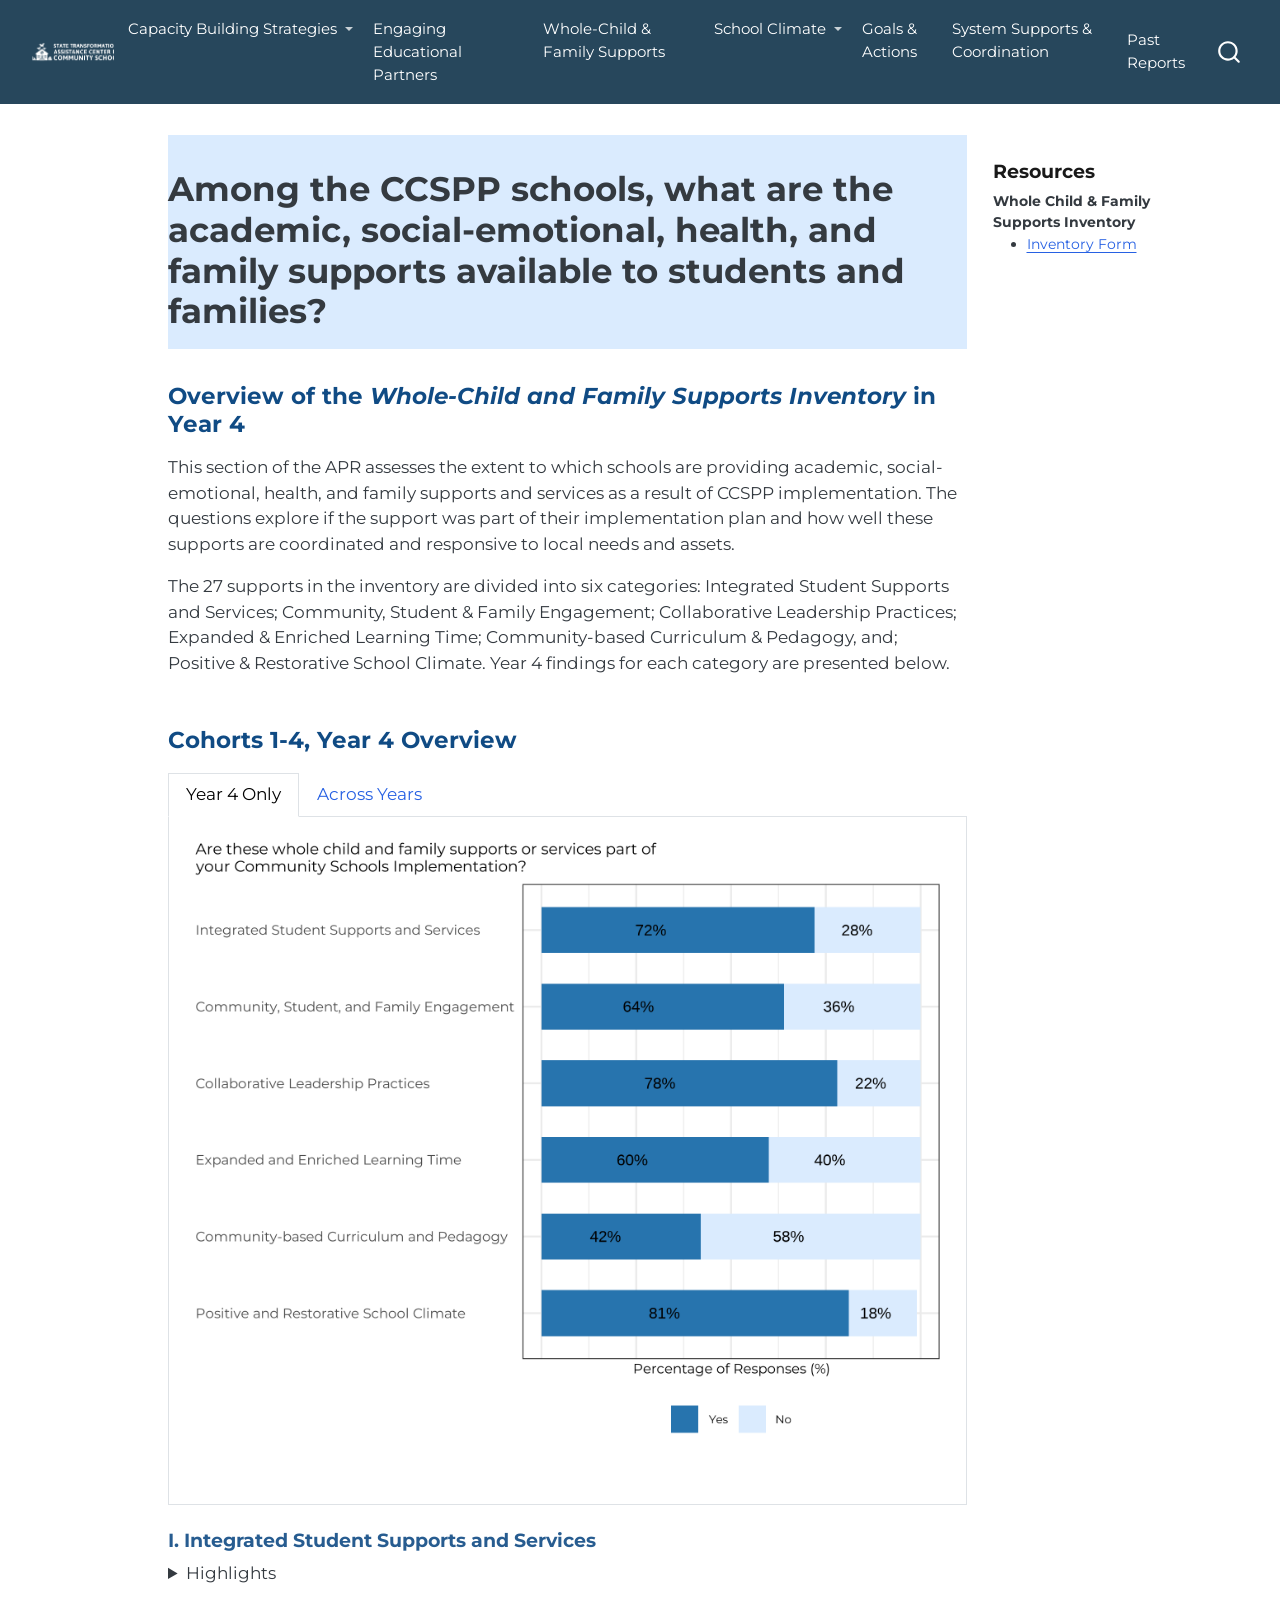
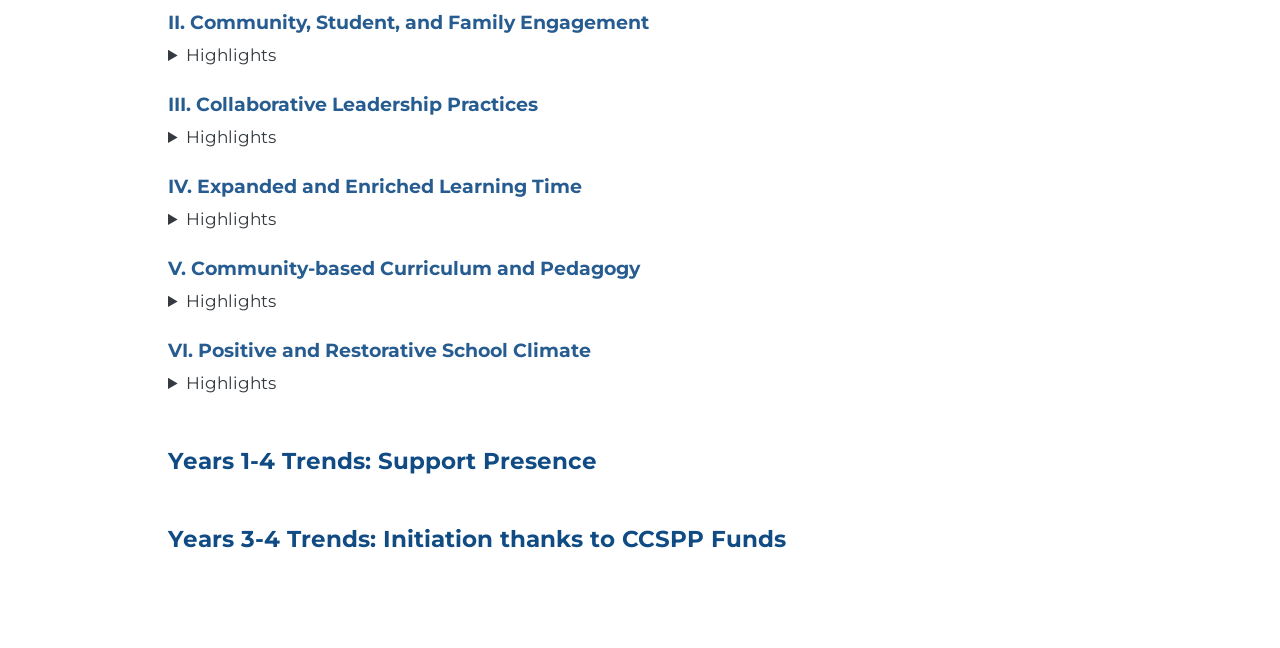
<file: docs/WCFSI.html>
<!DOCTYPE html>
<html xmlns="http://www.w3.org/1999/xhtml" lang="en" xml:lang="en"><head>

<meta charset="utf-8">
<meta name="generator" content="quarto-1.9.35">

<meta name="viewport" content="width=device-width, initial-scale=1.0, user-scalable=yes">


<title>Whole-Child &amp; Family Supports Inventory</title>
<style>
/* Default styles provided by pandoc.
** See https://pandoc.org/MANUAL.html#variables-for-html for config info.
*/
code{white-space: pre-wrap;}
span.smallcaps{font-variant: small-caps;}
div.columns{display: flex; gap: min(4vw, 1.5em);}
div.column{flex: auto; overflow-x: auto;}
div.hanging-indent{margin-left: 1.5em; text-indent: -1.5em;}
ul.task-list{list-style: none;}
ul.task-list li input[type="checkbox"] {
  width: 0.8em;
  margin: 0 0.8em 0.2em -1em; /* quarto-specific, see https://github.com/quarto-dev/quarto-cli/issues/4556 */ 
  vertical-align: middle;
}
</style>


<script src="site_libs/quarto-nav/quarto-nav.js"></script>
<script src="site_libs/quarto-nav/headroom.min.js"></script>
<script src="site_libs/clipboard/clipboard.min.js"></script>
<script src="site_libs/quarto-search/autocomplete.umd.js"></script>
<script src="site_libs/quarto-search/fuse.min.js"></script>
<script src="site_libs/quarto-search/quarto-search.js"></script>
<meta name="quarto:offset" content="./">
<link href="./images/logo/STAC-Logo-Vertical.png" rel="icon" type="image/png">
<script src="site_libs/quarto-html/quarto.js" type="module"></script>
<script src="site_libs/quarto-html/tabsets/tabsets.js" type="module"></script>
<script src="site_libs/quarto-html/popper.min.js"></script>
<script src="site_libs/quarto-html/tippy.umd.min.js"></script>
<script src="site_libs/quarto-html/anchor.min.js"></script>
<link href="site_libs/quarto-html/tippy.css" rel="stylesheet">
<link href="site_libs/quarto-html/quarto-syntax-highlighting-46f66b053e56abd73bb6e954d61a315b.css" rel="stylesheet" id="quarto-text-highlighting-styles">
<script src="site_libs/bootstrap/bootstrap.min.js"></script>
<link href="site_libs/bootstrap/bootstrap-icons.css" rel="stylesheet">
<link href="site_libs/bootstrap/bootstrap-a0f9fd0d421825b736dc1bbcbcba2219.min.css" rel="stylesheet" append-hash="true" id="quarto-bootstrap" data-mode="light">
<script id="quarto-search-options" type="application/json">{
  "location": "navbar",
  "copy-button": false,
  "collapse-after": 3,
  "panel-placement": "end",
  "type": "overlay",
  "limit": 50,
  "keyboard-shortcut": [
    "f",
    "/",
    "s"
  ],
  "show-item-context": false,
  "language": {
    "search-no-results-text": "No results",
    "search-matching-documents-text": "matching documents",
    "search-copy-link-title": "Copy link to search",
    "search-hide-matches-text": "Hide additional matches",
    "search-more-match-text": "more match in this document",
    "search-more-matches-text": "more matches in this document",
    "search-clear-button-title": "Clear",
    "search-text-placeholder": "",
    "search-detached-cancel-button-title": "Cancel",
    "search-submit-button-title": "Submit",
    "search-label": "Search"
  }
}</script>


<link rel="stylesheet" href="styles.css">
</head>

<body class="nav-fixed quarto-light">

<div id="quarto-search-results"></div>
  <header id="quarto-header" class="headroom fixed-top">
    <nav class="navbar navbar-expand-lg " data-bs-theme="dark">
      <div class="navbar-container container-fluid">
      <div class="navbar-brand-container mx-auto">
    <a href="./index.html" class="navbar-brand navbar-brand-logo">
    <img src="./images/logo/STAC-Logo-Horizontal-White.png" alt="" class="navbar-logo light-content">
    <img src="./images/logo/STAC-Logo-Horizontal-White.png" alt="" class="navbar-logo dark-content">
    </a>
  </div>
            <div id="quarto-search" class="" title="Search"></div>
          <button class="navbar-toggler" type="button" data-bs-toggle="collapse" data-bs-target="#navbarCollapse" aria-controls="navbarCollapse" role="menu" aria-expanded="false" aria-label="Toggle navigation" onclick="if (window.quartoToggleHeadroom) { window.quartoToggleHeadroom(); }">
  <span class="navbar-toggler-icon"></span>
</button>
          <div class="collapse navbar-collapse" id="navbarCollapse">
            <ul class="navbar-nav navbar-nav-scroll me-auto">
  <li class="nav-item dropdown ">
    <a class="nav-link dropdown-toggle" href="#" id="nav-menu-capacity-building-strategies" role="link" data-bs-toggle="dropdown" aria-expanded="false">
 <span class="menu-text">Capacity Building Strategies</span>
    </a>
    <ul class="dropdown-menu" aria-labelledby="nav-menu-capacity-building-strategies">    
        <li>
    <a class="dropdown-item" href="./CBS/Schools - Capacity Building Strategies.html">
 <span class="dropdown-text">Site</span></a>
  </li>  
        <li>
    <a class="dropdown-item" href="./CBS/cbs-lea.html">
 <span class="dropdown-text">LEA</span></a>
  </li>  
    </ul>
  </li>
  <li class="nav-item">
    <a class="nav-link" href="./Engaging Educational Partners.html"> 
<span class="menu-text">Engaging Educational Partners</span></a>
  </li>  
  <li class="nav-item">
    <a class="nav-link active" href="./WCFSI.html" aria-current="page"> 
<span class="menu-text">Whole-Child &amp; Family Supports</span></a>
  </li>  
  <li class="nav-item dropdown ">
    <a class="nav-link dropdown-toggle" href="#" id="nav-menu-school-climate" role="link" data-bs-toggle="dropdown" aria-expanded="false">
 <span class="menu-text">School Climate</span>
    </a>
    <ul class="dropdown-menu" aria-labelledby="nav-menu-school-climate">    
        <li>
    <a class="dropdown-item" href="./school-climate/school-climate-dashboard.html">
 <span class="dropdown-text">Dashboard</span></a>
  </li>  
        <li>
    <a class="dropdown-item" href="./school-climate/school-climate-qual.html">
 <span class="dropdown-text">Observed Improvements</span></a>
  </li>  
    </ul>
  </li>
  <li class="nav-item">
    <a class="nav-link" href="./Goals and Actions.html"> 
<span class="menu-text">Goals &amp; Actions</span></a>
  </li>  
  <li class="nav-item">
    <a class="nav-link" href="./system-level-analysis.html"> 
<span class="menu-text">System Supports &amp; Coordination</span></a>
  </li>  
</ul>
            <ul class="navbar-nav navbar-nav-scroll ms-auto">
  <li class="nav-item">
    <a class="nav-link" href="./past-reports.html"> 
<span class="menu-text">Past Reports</span></a>
  </li>  
</ul>
          </div> <!-- /navcollapse -->
            <div class="quarto-navbar-tools">
</div>
      </div> <!-- /container-fluid -->
    </nav>
</header>
<!-- content -->
<div id="quarto-content" class="quarto-container page-columns page-rows-contents page-layout-article page-navbar">
<!-- sidebar -->
<!-- margin-sidebar -->
    <div id="quarto-margin-sidebar" class="sidebar margin-sidebar zindex-bottom">
    </div>
<!-- main -->
<main class="content page-columns page-full" id="quarto-document-content"><header id="title-block-header" class="quarto-title-block"></header>




<section id="among-the-ccspp-schools-what-are-the-academic-social-emotional-health-and-family-supports-available-to-students-and-families" class="level1 hero-banner">
<h1>Among the CCSPP schools, what are the academic, social-emotional, health, and family supports available to students and families?</h1>
</section>

<div class="no-row-height column-margin column-container"><section id="resources" class="level3">
<h3 class="anchored" data-anchor-id="resources">Resources</h3>
<p><span style="color: #343a40;"><strong>Whole Child &amp; Family Supports Inventory</strong></span></p>
<ul>
<li><a href="https://cadigitalcommons.org/wp-content/uploads/2025/07/Whole-Child-and-Family-Supports-Inventory-updated.pdf" target="_blank">Inventory Form</a></li>
</ul>
</section></div><section id="overview-of-the-whole-child-and-family-supports-inventory-in-year-4" class="level2">
<h2 class="anchored" data-anchor-id="overview-of-the-whole-child-and-family-supports-inventory-in-year-4">Overview of the <em>Whole-Child and Family Supports Inventory</em> in Year 4</h2>
<p>This section of the APR assesses the extent to which schools are providing academic, social-emotional, health, and family supports and services as a result of CCSPP implementation. The questions explore if the support was part of their implementation plan and how well these supports are coordinated and responsive to local needs and assets.</p>
<p>The 27 supports in the inventory are divided into six categories: Integrated Student Supports and Services; Community, Student &amp; Family Engagement; Collaborative Leadership Practices; Expanded &amp; Enriched Learning Time; Community-based Curriculum &amp; Pedagogy, and; Positive &amp; Restorative School Climate. Year 4 findings for each category are presented below.</p>
</section>
<section id="cohorts-1-4-year-4-overview" class="level2">
<h2 class="anchored" data-anchor-id="cohorts-1-4-year-4-overview">Cohorts 1-4, Year 4 Overview</h2>
<div class="tabset-margin-container"></div><div class="panel-tabset">
<ul class="nav nav-tabs" role="tablist"><li class="nav-item" role="presentation"><a class="nav-link active" id="tabset-1-1-tab" data-bs-toggle="tab" data-bs-target="#tabset-1-1" role="tab" aria-controls="tabset-1-1" aria-selected="true" href="">Year 4 Only</a></li><li class="nav-item" role="presentation"><a class="nav-link" id="tabset-1-2-tab" data-bs-toggle="tab" data-bs-target="#tabset-1-2" role="tab" aria-controls="tabset-1-2" aria-selected="false" href="">Across Years</a></li></ul>
<div class="tab-content">
<div id="tabset-1-1" class="tab-pane active" role="tabpanel" aria-labelledby="tabset-1-1-tab">
<div class="quarto-figure quarto-figure-center">
<figure class="figure">
<p><img src="images/WCFSI_yr4/XA.png" class="img-fluid quarto-figure quarto-figure-center figure-img"></p>
</figure>
</div>
</div>
<div id="tabset-1-2" class="tab-pane" role="tabpanel" aria-labelledby="tabset-1-2-tab">
<div class="quarto-figure quarto-figure-center">
<figure class="figure">
<p><img src="images/WCFSI_yr4/XB.png" class="img-fluid quarto-figure quarto-figure-center figure-img"></p>
</figure>
</div>
</div>
</div>
</div>
<section id="i.-integrated-student-supports-and-services" class="level3">
<h3 class="anchored" data-anchor-id="i.-integrated-student-supports-and-services">I. Integrated Student Supports and Services</h3>
<details>
<summary>
Highlights
</summary>
<div class="tabset-margin-container"></div><div class="panel-tabset">
<ul class="nav nav-tabs" role="tablist"><li class="nav-item" role="presentation"><a class="nav-link active" id="tabset-2-1-tab" data-bs-toggle="tab" data-bs-target="#tabset-2-1" role="tab" aria-controls="tabset-2-1" aria-selected="true" href="">Availability/Presence</a></li><li class="nav-item" role="presentation"><a class="nav-link" id="tabset-2-2-tab" data-bs-toggle="tab" data-bs-target="#tabset-2-2" role="tab" aria-controls="tabset-2-2" aria-selected="false" href="">Implementation of the Support/Service</a></li><li class="nav-item" role="presentation"><a class="nav-link" id="tabset-2-3-tab" data-bs-toggle="tab" data-bs-target="#tabset-2-3" role="tab" aria-controls="tabset-2-3" aria-selected="false" href="">Served individuals by Support/Service</a></li><li class="nav-item" role="presentation"><a class="nav-link" id="tabset-2-4-tab" data-bs-toggle="tab" data-bs-target="#tabset-2-4" role="tab" aria-controls="tabset-2-4" aria-selected="false" href="">Support/Service Funding</a></li></ul>
<div class="tab-content">
<div id="tabset-2-1" class="tab-pane active" role="tabpanel" aria-labelledby="tabset-2-1-tab">
<p>In Year 4, across Cohorts 1–4, the most widely available Integrated Student Support and Services were those identified as part of a Multi-Tiered System of Support (83%) and Mental Health Screening and Services (81%). Academic Support including tutoring and specialists was the third most commonly reported support, with 79% of schools reporting it as part of their CCSPP implementation.</p>
<div class="quarto-figure quarto-figure-center">
<figure class="figure">
<p><img src="images/WCFSI_yr4/IA.png" class="img-fluid quarto-figure quarto-figure-center figure-img"></p>
</figure>
</div>
</div>
<div id="tabset-2-2" class="tab-pane" role="tabpanel" aria-labelledby="tabset-2-2-tab">
<p>Most schools were already providing Integrated Student Supports and Services when they applied for CCSPP funding and subsequently incorporated these existing supports into their community school implementation. For example, 89% of schools reported previously implementing Multi-Tiered Systems of Support, and 87% reported previously providing Mental Health Screening and Services.</p>
<p>CCSPP funding also supported the introduction of new services and structures. Notably, 26% of schools reported establishing a Coordination of Services Team (e.g., COST team) exclusively as a result of CCSPP funding.</p>
<div class="quarto-figure quarto-figure-center">
<figure class="figure">
<p><img src="images/WCFSI_yr4/IB.png" class="img-fluid quarto-figure quarto-figure-center figure-img"></p>
</figure>
</div>
</div>
<div id="tabset-2-3" class="tab-pane" role="tabpanel" aria-labelledby="tabset-2-3-tab">
<p>Grantees were asked to report the number of individuals served by each support. In Year 4, Multi-Tiered Systems of Support reached an average of 407 students per school, while Mental Health Screening and Services reached an average of 241 students per school. Given that the average California public school serves approximately 550–600 students, these findings suggest that integrated student supports and services are reaching substantial numbers of students in CCSPP community schools.</p>
<div class="quarto-figure quarto-figure-center">
<figure class="figure">
<p><img src="images/WCFSI_yr4/IC.png" class="img-fluid quarto-figure quarto-figure-center figure-img"></p>
</figure>
</div>
</div>
<div id="tabset-2-4" class="tab-pane" role="tabpanel" aria-labelledby="tabset-2-4-tab">
<p>To support the long-term sustainability of these services, grantees were asked to identify funding sources beyond CCSPP. Schools reported drawing on traditional funding sources, including the Local Control Funding Formula (LCFF) to support Multi-Tiered Systems of Support (33% of grantees) and Title I to fund Academic Supports (22%).</p>
<p>Mental Health Screening and Services, among the most widely available supports, relied on a more varied mix of funding sources. Schools reported using district funds (19%), LCFF funds (18%), and general funds (14%), with no single source predominating.</p>
<div class="quarto-figure quarto-figure-center">
<figure class="figure">
<p><img src="images/WCFSI_yr4/ID.png" class="img-fluid quarto-figure quarto-figure-center figure-img"></p>
</figure>
</div>
</div>
</div>
</div>
</details>
</section>
<section id="ii.-community-student-and-family-engagement" class="level3">
<h3 class="anchored" data-anchor-id="ii.-community-student-and-family-engagement">II. Community, Student, and Family Engagement</h3>
<details>
<summary>
Highlights
</summary>
<div class="tabset-margin-container"></div><div class="panel-tabset">
<ul class="nav nav-tabs" role="tablist"><li class="nav-item" role="presentation"><a class="nav-link active" id="tabset-3-1-tab" data-bs-toggle="tab" data-bs-target="#tabset-3-1" role="tab" aria-controls="tabset-3-1" aria-selected="true" href="">Availability/Presence</a></li><li class="nav-item" role="presentation"><a class="nav-link" id="tabset-3-2-tab" data-bs-toggle="tab" data-bs-target="#tabset-3-2" role="tab" aria-controls="tabset-3-2" aria-selected="false" href="">Implementation of the Support/Services</a></li><li class="nav-item" role="presentation"><a class="nav-link" id="tabset-3-3-tab" data-bs-toggle="tab" data-bs-target="#tabset-3-3" role="tab" aria-controls="tabset-3-3" aria-selected="false" href="">Served individuals by Support/Service</a></li><li class="nav-item" role="presentation"><a class="nav-link" id="tabset-3-4-tab" data-bs-toggle="tab" data-bs-target="#tabset-3-4" role="tab" aria-controls="tabset-3-4" aria-selected="false" href="">Support/Service Funding</a></li></ul>
<div class="tab-content">
<div id="tabset-3-1" class="tab-pane active" role="tabpanel" aria-labelledby="tabset-3-1-tab">
<p>Among Community, Student, and Family Engagement supports and services, Multiple Modes of Family Communication and Involvement was the most widely implemented, reported by 87% of grantees. In Year 4, 65% of schools also reported conducting Home Visits.</p>
<div class="quarto-figure quarto-figure-center">
<figure class="figure">
<p><img src="images/WCFSI_yr4/IIA.png" class="img-fluid quarto-figure quarto-figure-center figure-img"></p>
</figure>
</div>
</div>
<div id="tabset-3-2" class="tab-pane" role="tabpanel" aria-labelledby="tabset-3-2-tab">
<p>Grantees reported incorporating student, family, and community engagement supports and services into their community school implementation. Notably, 35% of grantees indicated that their Adult Education programs were made possible exclusively through CCSPP funding.</p>
<div class="quarto-figure quarto-figure-center">
<figure class="figure">
<p><img src="images/WCFSI_yr4/IIB.png" class="img-fluid quarto-figure quarto-figure-center figure-img"></p>
</figure>
</div>
</div>
<div id="tabset-3-3" class="tab-pane" role="tabpanel" aria-labelledby="tabset-3-3-tab">
<p>Grantees reported the number of individuals served by each support. In Year 4, schools reported reaching parents and family members through a range of Community, Student, and Family Engagement supports and services, including family communication, home visits, and formal education opportunities.</p>
<div class="quarto-figure quarto-figure-center">
<figure class="figure">
<p><img src="images/WCFSI_yr4/IIC.png" class="img-fluid quarto-figure quarto-figure-center figure-img"></p>
</figure>
</div>
</div>
<div id="tabset-3-4" class="tab-pane" role="tabpanel" aria-labelledby="tabset-3-4-tab">
<p>Schools reported drawing on multiple funding sources to sustain Community, Student, and Family Engagement supports and services. For family communication and engagement, schools most commonly reported using LCFF (24%), general funds (23%), and district funds (19%), with similar patterns for Home Visits. In contrast, for Adult Education, “other” funding sources were the most frequently reported (9%).</p>
<div class="quarto-figure quarto-figure-center">
<figure class="figure">
<p><img src="images/WCFSI_yr4/IID.png" class="img-fluid quarto-figure quarto-figure-center figure-img"></p>
</figure>
</div>
</div>
</div>
</div>
</details>
</section>
<section id="iii.-collaborative-leadership-practices" class="level3">
<h3 class="anchored" data-anchor-id="iii.-collaborative-leadership-practices">III. Collaborative Leadership Practices</h3>
<details>
<summary>
Highlights
</summary>
<div class="tabset-margin-container"></div><div class="panel-tabset">
<ul class="nav nav-tabs" role="tablist"><li class="nav-item" role="presentation"><a class="nav-link active" id="tabset-4-1-tab" data-bs-toggle="tab" data-bs-target="#tabset-4-1" role="tab" aria-controls="tabset-4-1" aria-selected="true" href="">Availability/Presence of the Support/Service</a></li><li class="nav-item" role="presentation"><a class="nav-link" id="tabset-4-2-tab" data-bs-toggle="tab" data-bs-target="#tabset-4-2" role="tab" aria-controls="tabset-4-2" aria-selected="false" href="">Implementation of the Support/Services</a></li><li class="nav-item" role="presentation"><a class="nav-link" id="tabset-4-3-tab" data-bs-toggle="tab" data-bs-target="#tabset-4-3" role="tab" aria-controls="tabset-4-3" aria-selected="false" href="">Served individuals by Support/Service</a></li><li class="nav-item" role="presentation"><a class="nav-link" id="tabset-4-4-tab" data-bs-toggle="tab" data-bs-target="#tabset-4-4" role="tab" aria-controls="tabset-4-4" aria-selected="false" href="">Support/Service Funding</a></li></ul>
<div class="tab-content">
<div id="tabset-4-1" class="tab-pane active" role="tabpanel" aria-labelledby="tabset-4-1-tab">
<p>Among supports and services related to Collaborative Leadership Practices, 86% of grantees reported establishing a shared decision-making body designed to center the voices of students, families, and other community members and interest-holders.</p>
<div class="quarto-figure quarto-figure-center">
<figure class="figure">
<p><img src="images/WCFSI_yr4/IIIA.png" class="img-fluid quarto-figure quarto-figure-center figure-img"></p>
</figure>
</div>
</div>
<div id="tabset-4-2" class="tab-pane" role="tabpanel" aria-labelledby="tabset-4-2-tab">
<p>CCSPP funding supported the introduction of new Collaborative Leadership Practices. Notably, 30% of grantees reported establishing Parent Leadership Development Opportunities exclusively as a result of CCSPP funding, while 23% reported establishing shared decision-making bodies exclusively through CCSPP funding.</p>
<div class="quarto-figure quarto-figure-center">
<figure class="figure">
<p><img src="images/WCFSI_yr4/IIIB.png" class="img-fluid quarto-figure quarto-figure-center figure-img"></p>
</figure>
</div>
</div>
<div id="tabset-4-3" class="tab-pane" role="tabpanel" aria-labelledby="tabset-4-3-tab">
<p>Grantees reported the number of individuals served by each support. In Year 4, schools reported reaching parents and family members through Collaborative Leadership Practices, including Parent Leadership Development Opportunities and shared decision-making bodies.</p>
<div class="quarto-figure quarto-figure-center">
<figure class="figure">
<p><img src="images/WCFSI_yr4/IIIC.png" class="img-fluid quarto-figure quarto-figure-center figure-img"></p>
</figure>
</div>
</div>
<div id="tabset-4-4" class="tab-pane" role="tabpanel" aria-labelledby="tabset-4-4-tab">
<p>Schools reported drawing on multiple funding sources to support Collaborative Leadership Practices. Teacher Leadership Development and Opportunities were funded through a range of sources, including LCFF, general funds, and Title I. Similarly, newly implemented shared decision-making bodies were supported through LCFF, general funds, Title I, and district funds.</p>
<div class="quarto-figure quarto-figure-center">
<figure class="figure">
<p><img src="images/WCFSI_yr4/IIID.png" class="img-fluid quarto-figure quarto-figure-center figure-img"></p>
</figure>
</div>
</div>
</div>
</div>
</details>
</section>
<section id="iv.-expanded-and-enriched-learning-time" class="level3">
<h3 class="anchored" data-anchor-id="iv.-expanded-and-enriched-learning-time">IV. Expanded and Enriched Learning Time</h3>
<details>
<summary>
Highlights
</summary>
<div class="tabset-margin-container"></div><div class="panel-tabset">
<ul class="nav nav-tabs" role="tablist"><li class="nav-item" role="presentation"><a class="nav-link active" id="tabset-5-1-tab" data-bs-toggle="tab" data-bs-target="#tabset-5-1" role="tab" aria-controls="tabset-5-1" aria-selected="true" href="">Presence of the Supports/Services</a></li><li class="nav-item" role="presentation"><a class="nav-link" id="tabset-5-2-tab" data-bs-toggle="tab" data-bs-target="#tabset-5-2" role="tab" aria-controls="tabset-5-2" aria-selected="false" href="">Implementation of the Support/Services</a></li><li class="nav-item" role="presentation"><a class="nav-link" id="tabset-5-3-tab" data-bs-toggle="tab" data-bs-target="#tabset-5-3" role="tab" aria-controls="tabset-5-3" aria-selected="false" href="">Served individuals by Support/Service</a></li><li class="nav-item" role="presentation"><a class="nav-link" id="tabset-5-4-tab" data-bs-toggle="tab" data-bs-target="#tabset-5-4" role="tab" aria-controls="tabset-5-4" aria-selected="false" href="">Support/Service Funding</a></li></ul>
<div class="tab-content">
<div id="tabset-5-1" class="tab-pane active" role="tabpanel" aria-labelledby="tabset-5-1-tab">
<p>Among Expanded and Enriched Learning Time supports and services, After School programs were the most widely implemented, reported by 75% of grantees. More than 60% of schools also reported implementing Summer Programs and additional During School Programs.</p>
<div class="quarto-figure quarto-figure-center">
<figure class="figure">
<p><img src="images/WCFSI_yr4/IVA.png" class="img-fluid quarto-figure quarto-figure-center figure-img"></p>
</figure>
</div>
</div>
<div id="tabset-5-2" class="tab-pane" role="tabpanel" aria-labelledby="tabset-5-2-tab">
<p>CCSPP funding supported the introduction of new Expanded and Enriched Learning Time programs. Notably, 19% of grantees reported starting Before School programs exclusively as a result of CCSPP funding. In addition, at least 10% of schools offering After School and During School programs reported starting these programs exclusively through CCSPP funding.</p>
<div class="quarto-figure quarto-figure-center">
<figure class="figure">
<p><img src="images/WCFSI_yr4/IVB.png" class="img-fluid quarto-figure quarto-figure-center figure-img"></p>
</figure>
</div>
</div>
<div id="tabset-5-3" class="tab-pane" role="tabpanel" aria-labelledby="tabset-5-3-tab">
<p>Expanded and Enriched Learning Time programs are reaching substantial numbers of students. In Year 4, schools reported serving an average of 371 students through additional During School programs, 253 through After School programs, 228 through Before School programs, and 150 through Summer Programs. Given that California public schools enroll approximately 550–600 students on average, these figures suggest that expanded learning opportunities are reaching meaningful numbers of students in participating community schools.</p>
<div class="quarto-figure quarto-figure-center">
<figure class="figure">
<p><img src="images/WCFSI_yr4/IVC.png" class="img-fluid quarto-figure quarto-figure-center figure-img"></p>
</figure>
</div>
</div>
<div id="tabset-5-4" class="tab-pane" role="tabpanel" aria-labelledby="tabset-5-4-tab">
<p>The Expanded Learning Opportunities Program (ELOP) was the most commonly reported funding source for After School and Summer Programs. In Year 4, 54% of schools reported using ELOP funds to support After School programs, while 40% reported using these funds for Summer Programs.</p>
<div class="quarto-figure quarto-figure-center">
<figure class="figure">
<p><img src="images/WCFSI_yr4/IVD.png" class="img-fluid quarto-figure quarto-figure-center figure-img"></p>
</figure>
</div>
</div>
</div>
</div>
</details>
</section>
<section id="v.-community-based-curriculum-and-pedagogy" class="level3">
<h3 class="anchored" data-anchor-id="v.-community-based-curriculum-and-pedagogy">V. Community-based Curriculum and Pedagogy</h3>
<details>
<summary>
Highlights
</summary>
<div class="tabset-margin-container"></div><div class="panel-tabset">
<ul class="nav nav-tabs" role="tablist"><li class="nav-item" role="presentation"><a class="nav-link active" id="tabset-6-1-tab" data-bs-toggle="tab" data-bs-target="#tabset-6-1" role="tab" aria-controls="tabset-6-1" aria-selected="true" href="">Availability/Overview of the Presence of the Support/Service</a></li><li class="nav-item" role="presentation"><a class="nav-link" id="tabset-6-2-tab" data-bs-toggle="tab" data-bs-target="#tabset-6-2" role="tab" aria-controls="tabset-6-2" aria-selected="false" href="">Implementation of the Support/Services</a></li><li class="nav-item" role="presentation"><a class="nav-link" id="tabset-6-3-tab" data-bs-toggle="tab" data-bs-target="#tabset-6-3" role="tab" aria-controls="tabset-6-3" aria-selected="false" href="">Served individuals by Support/Service</a></li><li class="nav-item" role="presentation"><a class="nav-link" id="tabset-6-4-tab" data-bs-toggle="tab" data-bs-target="#tabset-6-4" role="tab" aria-controls="tabset-6-4" aria-selected="false" href="">Support/Service Funding</a></li></ul>
<div class="tab-content">
<div id="tabset-6-1" class="tab-pane active" role="tabpanel" aria-labelledby="tabset-6-1-tab">
<p>Among Community-Based Curriculum and Pedagogy Practices, 52% of grantees reported implementing Culturally Sustaining and Responsive Curriculum and Pedagogy, and 44% and 45% implementing project-based or community-based learning, respectively.</p>
<div class="quarto-figure quarto-figure-center">
<figure class="figure">
<p><img src="images/WCFSI_yr4/VA.png" class="img-fluid quarto-figure quarto-figure-center figure-img"></p>
</figure>
</div>
</div>
<div id="tabset-6-2" class="tab-pane" role="tabpanel" aria-labelledby="tabset-6-2-tab">
<p>CCSPP funding supported the introduction of new Community-Based Curriculum and Pedagogy Practices. Notably, 30% of grantees reported implementing Community-Based Curriculum, Pedagogy, and Projects exclusively as a result of CCSPP funding, while 21% reported introducing Project-Based Learning with support from CCSPP.</p>
<div class="quarto-figure quarto-figure-center">
<figure class="figure">
<p><img src="images/WCFSI_yr4/VB.png" class="img-fluid quarto-figure quarto-figure-center figure-img"></p>
</figure>
</div>
</div>
<div id="tabset-6-3" class="tab-pane" role="tabpanel" aria-labelledby="tabset-6-3-tab">
<p>Community-Based Curriculum and Pedagogy Practices are reaching substantial numbers of students. In Year 4, schools reported serving hundreds of students through these practices, with Advisory Systems alone reaching nearly 400 students per school on average. Given that California public schools enroll approximately 550–600 students on average, these findings suggest that community-based learning practices are reaching a substantial share of students in participating schools.</p>
<div class="quarto-figure quarto-figure-center">
<figure class="figure">
<p><img src="images/WCFSI_yr4/VC.png" class="img-fluid quarto-figure quarto-figure-center figure-img"></p>
</figure>
</div>
</div>
<div id="tabset-6-4" class="tab-pane" role="tabpanel" aria-labelledby="tabset-6-4-tab">
<p>Schools reported drawing on a range of funding sources to support Community-Based Curriculum and Pedagogy Practices. In particular, general funds, LCFF, and district funds were used to support Project-Based Learning and Personalized Learning Plans.</p>
<div class="quarto-figure quarto-figure-center">
<figure class="figure">
<p><img src="images/WCFSI_yr4/VD.png" class="img-fluid quarto-figure quarto-figure-center figure-img"></p>
</figure>
</div>
</div>
</div>
</div>
</details>
</section>
<section id="vi.-positive-and-restorative-school-climate" class="level3">
<h3 class="anchored" data-anchor-id="vi.-positive-and-restorative-school-climate">VI. Positive and Restorative School Climate</h3>
<details>
<summary>
Highlights
</summary>
<div class="tabset-margin-container"></div><div class="panel-tabset">
<ul class="nav nav-tabs" role="tablist"><li class="nav-item" role="presentation"><a class="nav-link active" id="tabset-7-1-tab" data-bs-toggle="tab" data-bs-target="#tabset-7-1" role="tab" aria-controls="tabset-7-1" aria-selected="true" href="">Availability/Overview of the Presence of the Support/Service</a></li><li class="nav-item" role="presentation"><a class="nav-link" id="tabset-7-2-tab" data-bs-toggle="tab" data-bs-target="#tabset-7-2" role="tab" aria-controls="tabset-7-2" aria-selected="false" href="">Implementation of the Support/Services</a></li><li class="nav-item" role="presentation"><a class="nav-link" id="tabset-7-3-tab" data-bs-toggle="tab" data-bs-target="#tabset-7-3" role="tab" aria-controls="tabset-7-3" aria-selected="false" href="">Served individuals by Support/Service</a></li><li class="nav-item" role="presentation"><a class="nav-link" id="tabset-7-4-tab" data-bs-toggle="tab" data-bs-target="#tabset-7-4" role="tab" aria-controls="tabset-7-4" aria-selected="false" href="">Support/Service Funding</a></li></ul>
<div class="tab-content">
<div id="tabset-7-1" class="tab-pane active" role="tabpanel" aria-labelledby="tabset-7-1-tab">
<p>Among Positive and Restorative School Climate supports and services, 84% of grantees reported implementing Programs and Practices that Teach Social-Emotional Skills, while 83% reported implementing Positive Behavioral Supports.</p>
<div class="quarto-figure quarto-figure-center">
<figure class="figure">
<p><img src="images/WCFSI_yr4/VIA.png" class="img-fluid quarto-figure quarto-figure-center figure-img"></p>
</figure>
</div>
</div>
<div id="tabset-7-2" class="tab-pane" role="tabpanel" aria-labelledby="tabset-7-2-tab">
<p>CCSPP funding supported the introduction of new Positive and Restorative School Climate practices. In Year 4, 15% of grantees reported implementing Programs and Practices that Teach Social-Emotional Skills exclusively as a result of CCSPP funding.</p>
<div class="quarto-figure quarto-figure-center">
<figure class="figure">
<p><img src="images/WCFSI_yr4/VIB.png" class="img-fluid quarto-figure quarto-figure-center figure-img"></p>
</figure>
</div>
</div>
<div id="tabset-7-3" class="tab-pane" role="tabpanel" aria-labelledby="tabset-7-3-tab">
<p>Programs and Practices that Teach Social-Emotional Skills are reaching substantial numbers of students. In Year 4, schools reported serving approximately 470 students per school on average through these programs and practices. Compared with the estimated statewide average enrollment of 550–600 students per school, this suggests that social-emotional learning supports are reaching large numbers of students in participating community schools.</p>
<div class="quarto-figure quarto-figure-center">
<figure class="figure">
<p><img src="images/WCFSI_yr4/VIC.png" class="img-fluid quarto-figure quarto-figure-center figure-img"></p>
</figure>
</div>
</div>
<div id="tabset-7-4" class="tab-pane" role="tabpanel" aria-labelledby="tabset-7-4-tab">
<p>Schools reported relying primarily on Local Control Funding Formula (LCFF) funds to support Positive and Restorative School Climate practices. LCFF was the most commonly reported funding source for Positive Behavioral Supports (33% of schools), Practices that Prevent, Reduce, and Eliminate Exclusionary Discipline (26%), and Programs and Practices that Teach Social-Emotional Skills (30%).</p>
<div class="quarto-figure quarto-figure-center">
<figure class="figure">
<p><img src="images/WCFSI_yr4/VID.png" class="img-fluid quarto-figure quarto-figure-center figure-img"></p>
</figure>
</div>
</div>
</div>
</div>
</details>
</section>
</section>
<section id="years-1-4-trends-support-presence" class="level2">
<h2 class="anchored" data-anchor-id="years-1-4-trends-support-presence">Years 1-4 Trends: Support Presence</h2>
<div class="tableauPlaceholder" id="viz1793900936386" style="position: relative"><noscript><a href="#"><img alt="Whole-Child and Family Supports Inventory Over Time: Progress on the implementation of support groups " src="https://public.tableau.com/static/images/WC/WCFSITableauYears1to4/WCFSITableau/1_rss.png" style="border: none"></a></noscript><object class="tableauViz" style="display:none;"><param name="host_url" value="https%3A%2F%2Fpublic.tableau.com%2F"> <param name="embed_code_version" value="3"> <param name="site_root" value=""><param name="name" value="WCFSITableauYears1to4/WCFSITableau"><param name="tabs" value="no"><param name="toolbar" value="yes"><param name="static_image" value="https://public.tableau.com/static/images/WC/WCFSITableauYears1to4/WCFSITableau/1.png"> <param name="animate_transition" value="yes"><param name="display_static_image" value="yes"><param name="display_spinner" value="yes"><param name="display_overlay" value="yes"><param name="display_count" value="yes"><param name="language" value="en-US"></object></div>                <script type="text/javascript">                    var divElement = document.getElementById('viz1793900936386');                    var vizElement = divElement.getElementsByTagName('object')[0];                    if ( divElement.offsetWidth > 800 ) { vizElement.style.width='1000px';vizElement.style.height='827px';} else if ( divElement.offsetWidth > 500 ) { vizElement.style.width='1000px';vizElement.style.height='827px';} else { vizElement.style.width='100%';vizElement.style.height='777px';}                     var scriptElement = document.createElement('script');                    scriptElement.src = 'https://public.tableau.com/javascripts/api/viz_v1.js';                    vizElement.parentNode.insertBefore(scriptElement, vizElement);                </script>
</section>
<section id="years-3-4-trends-initiation-thanks-to-ccspp-funds" class="level2">
<h2 class="anchored" data-anchor-id="years-3-4-trends-initiation-thanks-to-ccspp-funds">Years 3-4 Trends: Initiation thanks to CCSPP Funds</h2>
<div class="tableauPlaceholder" id="viz1793917852128" style="position: relative"><noscript><a href="#"><img alt="Whole-Child and Family Supports Inventory Over Time: Supports initiated exclusively thanks to CCSPP funds " src="https://public.tableau.com/static/images/WC/WCFSITableauYears1to4Start_Timing/WCFSITableau_2/1_rss.png" style="border: none"></a></noscript><object class="tableauViz" style="display:none;"><param name="host_url" value="https%3A%2F%2Fpublic.tableau.com%2F"> <param name="embed_code_version" value="3"> <param name="site_root" value=""><param name="name" value="WCFSITableauYears1to4Start_Timing/WCFSITableau_2"><param name="tabs" value="no"><param name="toolbar" value="yes"><param name="static_image" value="https://public.tableau.com/static/images/WC/WCFSITableauYears1to4Start_Timing/WCFSITableau_2/1.png"> <param name="animate_transition" value="yes"><param name="display_static_image" value="yes"><param name="display_spinner" value="yes"><param name="display_overlay" value="yes"><param name="display_count" value="yes"><param name="language" value="en-US"></object></div>                <script type="text/javascript">                    var divElement = document.getElementById('viz1793917852128');                    var vizElement = divElement.getElementsByTagName('object')[0];                    if ( divElement.offsetWidth > 800 ) { vizElement.style.width='1000px';vizElement.style.height='827px';} else if ( divElement.offsetWidth > 500 ) { vizElement.style.width='1000px';vizElement.style.height='827px';} else { vizElement.style.width='100%';vizElement.style.height='777px';}                     var scriptElement = document.createElement('script');                    scriptElement.src = 'https://public.tableau.com/javascripts/api/viz_v1.js';                    vizElement.parentNode.insertBefore(scriptElement, vizElement);                </script>


</section>

</main> <!-- /main -->
<script id="quarto-html-after-body" type="application/javascript">
  window.document.addEventListener("DOMContentLoaded", function (event) {
    const icon = "";
    const anchorJS = new window.AnchorJS();
    anchorJS.options = {
      placement: 'right',
      icon: icon
    };
    anchorJS.add('.anchored');
    const isCodeAnnotation = (el) => {
      for (const clz of el.classList) {
        if (clz.startsWith('code-annotation-')) {                     
          return true;
        }
      }
      return false;
    }
    const onCopySuccess = function(e) {
      // button target
      const button = e.trigger;
      // don't keep focus
      button.blur();
      // flash "checked"
      button.classList.add('code-copy-button-checked');
      var currentTitle = button.getAttribute("title");
      button.setAttribute("title", "Copied!");
      let tooltip;
      if (window.bootstrap) {
        button.setAttribute("data-bs-toggle", "tooltip");
        button.setAttribute("data-bs-placement", "left");
        button.setAttribute("data-bs-title", "Copied!");
        tooltip = new bootstrap.Tooltip(button, 
          { trigger: "manual", 
            customClass: "code-copy-button-tooltip",
            offset: [0, -8]});
        tooltip.show();    
      }
      setTimeout(function() {
        if (tooltip) {
          tooltip.hide();
          button.removeAttribute("data-bs-title");
          button.removeAttribute("data-bs-toggle");
          button.removeAttribute("data-bs-placement");
        }
        button.setAttribute("title", currentTitle);
        button.classList.remove('code-copy-button-checked');
      }, 1000);
      // clear code selection
      e.clearSelection();
    }
    const getTextToCopy = function(trigger) {
      const outerScaffold = trigger.parentElement.cloneNode(true);
      const codeEl = outerScaffold.querySelector('code');
      for (const childEl of codeEl.children) {
        if (isCodeAnnotation(childEl)) {
          childEl.remove();
        }
      }
      return codeEl.innerText;
    }
    const clipboard = new window.ClipboardJS('.code-copy-button:not([data-in-quarto-modal])', {
      text: getTextToCopy
    });
    clipboard.on('success', onCopySuccess);
    if (window.document.getElementById('quarto-embedded-source-code-modal')) {
      const clipboardModal = new window.ClipboardJS('.code-copy-button[data-in-quarto-modal]', {
        text: getTextToCopy,
        container: window.document.getElementById('quarto-embedded-source-code-modal')
      });
      clipboardModal.on('success', onCopySuccess);
    }
      var localhostRegex = new RegExp(/^(?:http|https):\/\/localhost\:?[0-9]*\//);
      var mailtoRegex = new RegExp(/^mailto:/);
        var filterRegex = new RegExp('/' + window.location.host + '/');
      var isInternal = (href) => {
          return filterRegex.test(href) || localhostRegex.test(href) || mailtoRegex.test(href);
      }
      // Inspect non-navigation links and adorn them if external
     var links = window.document.querySelectorAll('a[href]:not(.nav-link):not(.navbar-brand):not(.toc-action):not(.sidebar-link):not(.sidebar-item-toggle):not(.pagination-link):not(.no-external):not([aria-hidden]):not(.dropdown-item):not(.quarto-navigation-tool):not(.about-link)');
      for (var i=0; i<links.length; i++) {
        const link = links[i];
        if (!isInternal(link.href)) {
          // undo the damage that might have been done by quarto-nav.js in the case of
          // links that we want to consider external
          if (link.dataset.originalHref !== undefined) {
            link.href = link.dataset.originalHref;
          }
        }
      }
    function tippyHover(el, contentFn, onTriggerFn, onUntriggerFn) {
      const config = {
        allowHTML: true,
        maxWidth: 500,
        delay: 100,
        arrow: false,
        appendTo: function(el) {
            return el.parentElement;
        },
        interactive: true,
        interactiveBorder: 10,
        theme: 'quarto',
        placement: 'bottom-start',
      };
      if (contentFn) {
        config.content = contentFn;
      }
      if (onTriggerFn) {
        config.onTrigger = onTriggerFn;
      }
      if (onUntriggerFn) {
        config.onUntrigger = onUntriggerFn;
      }
      window.tippy(el, config); 
    }
    const noterefs = window.document.querySelectorAll('a[role="doc-noteref"]');
    for (var i=0; i<noterefs.length; i++) {
      const ref = noterefs[i];
      tippyHover(ref, function() {
        // use id or data attribute instead here
        let href = ref.getAttribute('data-footnote-href') || ref.getAttribute('href');
        try { href = new URL(href).hash; } catch {}
        const id = href.replace(/^#\/?/, "");
        const note = window.document.getElementById(id);
        if (note) {
          return note.innerHTML;
        } else {
          return "";
        }
      });
    }
    const xrefs = window.document.querySelectorAll('a.quarto-xref');
    const processXRef = (id, note) => {
      // Strip column container classes
      const stripColumnClz = (el) => {
        el.classList.remove("page-full", "page-columns");
        if (el.children) {
          for (const child of el.children) {
            stripColumnClz(child);
          }
        }
      }
      stripColumnClz(note)
      if (id === null || id.startsWith('sec-')) {
        // Special case sections, only their first couple elements
        const container = document.createElement("div");
        if (note.children && note.children.length > 2) {
          container.appendChild(note.children[0].cloneNode(true));
          for (let i = 1; i < note.children.length; i++) {
            const child = note.children[i];
            if (child.tagName === "P" && child.innerText === "") {
              continue;
            } else {
              container.appendChild(child.cloneNode(true));
              break;
            }
          }
          if (window.Quarto?.typesetMath) {
            window.Quarto.typesetMath(container);
          }
          return container.innerHTML
        } else {
          if (window.Quarto?.typesetMath) {
            window.Quarto.typesetMath(note);
          }
          return note.innerHTML;
        }
      } else {
        // Remove any anchor links if they are present
        const anchorLink = note.querySelector('a.anchorjs-link');
        if (anchorLink) {
          anchorLink.remove();
        }
        if (window.Quarto?.typesetMath) {
          window.Quarto.typesetMath(note);
        }
        if (note.classList.contains("callout")) {
          return note.outerHTML;
        } else {
          return note.innerHTML;
        }
      }
    }
    for (var i=0; i<xrefs.length; i++) {
      const xref = xrefs[i];
      tippyHover(xref, undefined, function(instance) {
        instance.disable();
        let url = xref.getAttribute('href');
        let hash = undefined; 
        if (url.startsWith('#')) {
          hash = url;
        } else {
          try { hash = new URL(url).hash; } catch {}
        }
        if (hash) {
          const id = hash.replace(/^#\/?/, "");
          const note = window.document.getElementById(id);
          if (note !== null) {
            try {
              const html = processXRef(id, note.cloneNode(true));
              instance.setContent(html);
            } finally {
              instance.enable();
              instance.show();
            }
          } else {
            // See if we can fetch this
            fetch(url.split('#')[0])
            .then(res => res.text())
            .then(html => {
              const parser = new DOMParser();
              const htmlDoc = parser.parseFromString(html, "text/html");
              const note = htmlDoc.getElementById(id);
              if (note !== null) {
                const html = processXRef(id, note);
                instance.setContent(html);
              } 
            }).finally(() => {
              instance.enable();
              instance.show();
            });
          }
        } else {
          // See if we can fetch a full url (with no hash to target)
          // This is a special case and we should probably do some content thinning / targeting
          fetch(url)
          .then(res => res.text())
          .then(html => {
            const parser = new DOMParser();
            const htmlDoc = parser.parseFromString(html, "text/html");
            const note = htmlDoc.querySelector('main.content');
            if (note !== null) {
              // This should only happen for chapter cross references
              // (since there is no id in the URL)
              // remove the first header
              if (note.children.length > 0 && note.children[0].tagName === "HEADER") {
                note.children[0].remove();
              }
              const html = processXRef(null, note);
              instance.setContent(html);
            } 
          }).finally(() => {
            instance.enable();
            instance.show();
          });
        }
      }, function(instance) {
      });
    }
        let selectedAnnoteEl;
        const selectorForAnnotation = ( cell, annotation) => {
          let cellAttr = 'data-code-cell="' + cell + '"';
          let lineAttr = 'data-code-annotation="' +  annotation + '"';
          const selector = 'span[' + cellAttr + '][' + lineAttr + ']';
          return selector;
        }
        const selectCodeLines = (annoteEl) => {
          const doc = window.document;
          const targetCell = annoteEl.getAttribute("data-target-cell");
          const targetAnnotation = annoteEl.getAttribute("data-target-annotation");
          const annoteSpan = window.document.querySelector(selectorForAnnotation(targetCell, targetAnnotation));
          const lines = annoteSpan.getAttribute("data-code-lines").split(",");
          const lineIds = lines.map((line) => {
            return targetCell + "-" + line;
          })
          let top = null;
          let height = null;
          let parent = null;
          if (lineIds.length > 0) {
              //compute the position of the single el (top and bottom and make a div)
              const el = window.document.getElementById(lineIds[0]);
              top = el.offsetTop;
              height = el.offsetHeight;
              parent = el.parentElement.parentElement;
            if (lineIds.length > 1) {
              const lastEl = window.document.getElementById(lineIds[lineIds.length - 1]);
              const bottom = lastEl.offsetTop + lastEl.offsetHeight;
              height = bottom - top;
            }
            if (top !== null && height !== null && parent !== null) {
              // cook up a div (if necessary) and position it 
              let div = window.document.getElementById("code-annotation-line-highlight");
              if (div === null) {
                div = window.document.createElement("div");
                div.setAttribute("id", "code-annotation-line-highlight");
                div.style.position = 'absolute';
                parent.appendChild(div);
              }
              div.style.top = top - 2 + "px";
              div.style.height = height + 4 + "px";
              div.style.left = 0;
              let gutterDiv = window.document.getElementById("code-annotation-line-highlight-gutter");
              if (gutterDiv === null) {
                gutterDiv = window.document.createElement("div");
                gutterDiv.setAttribute("id", "code-annotation-line-highlight-gutter");
                gutterDiv.style.position = 'absolute';
                const codeCell = window.document.getElementById(targetCell);
                const gutter = codeCell.querySelector('.code-annotation-gutter');
                gutter.appendChild(gutterDiv);
              }
              gutterDiv.style.top = top - 2 + "px";
              gutterDiv.style.height = height + 4 + "px";
            }
            selectedAnnoteEl = annoteEl;
          }
        };
        const unselectCodeLines = () => {
          const elementsIds = ["code-annotation-line-highlight", "code-annotation-line-highlight-gutter"];
          elementsIds.forEach((elId) => {
            const div = window.document.getElementById(elId);
            if (div) {
              div.remove();
            }
          });
          selectedAnnoteEl = undefined;
        };
          // Handle positioning of the toggle
      window.addEventListener(
        "resize",
        throttle(() => {
          elRect = undefined;
          if (selectedAnnoteEl) {
            selectCodeLines(selectedAnnoteEl);
          }
        }, 10)
      );
      function throttle(fn, ms) {
      let throttle = false;
      let timer;
        return (...args) => {
          if(!throttle) { // first call gets through
              fn.apply(this, args);
              throttle = true;
          } else { // all the others get throttled
              if(timer) clearTimeout(timer); // cancel #2
              timer = setTimeout(() => {
                fn.apply(this, args);
                timer = throttle = false;
              }, ms);
          }
        };
      }
        // Attach click handler to the DT
        const annoteDls = window.document.querySelectorAll('dt[data-target-cell]');
        for (const annoteDlNode of annoteDls) {
          annoteDlNode.addEventListener('click', (event) => {
            const clickedEl = event.target;
            if (clickedEl !== selectedAnnoteEl) {
              unselectCodeLines();
              const activeEl = window.document.querySelector('dt[data-target-cell].code-annotation-active');
              if (activeEl) {
                activeEl.classList.remove('code-annotation-active');
              }
              selectCodeLines(clickedEl);
              clickedEl.classList.add('code-annotation-active');
            } else {
              // Unselect the line
              unselectCodeLines();
              clickedEl.classList.remove('code-annotation-active');
            }
          });
        }
    const findCites = (el) => {
      const parentEl = el.parentElement;
      if (parentEl) {
        const cites = parentEl.dataset.cites;
        if (cites) {
          return {
            el,
            cites: cites.split(' ')
          };
        } else {
          return findCites(el.parentElement)
        }
      } else {
        return undefined;
      }
    };
    var bibliorefs = window.document.querySelectorAll('a[role="doc-biblioref"]');
    for (var i=0; i<bibliorefs.length; i++) {
      const ref = bibliorefs[i];
      const citeInfo = findCites(ref);
      if (citeInfo) {
        tippyHover(citeInfo.el, function() {
          var popup = window.document.createElement('div');
          citeInfo.cites.forEach(function(cite) {
            var citeDiv = window.document.createElement('div');
            citeDiv.classList.add('hanging-indent');
            citeDiv.classList.add('csl-entry');
            var biblioDiv = window.document.getElementById('ref-' + cite);
            if (biblioDiv) {
              citeDiv.innerHTML = biblioDiv.innerHTML;
            }
            popup.appendChild(citeDiv);
          });
          return popup.innerHTML;
        });
      }
    }
  });
  </script>
</div> <!-- /content -->




</body></html>
</file>
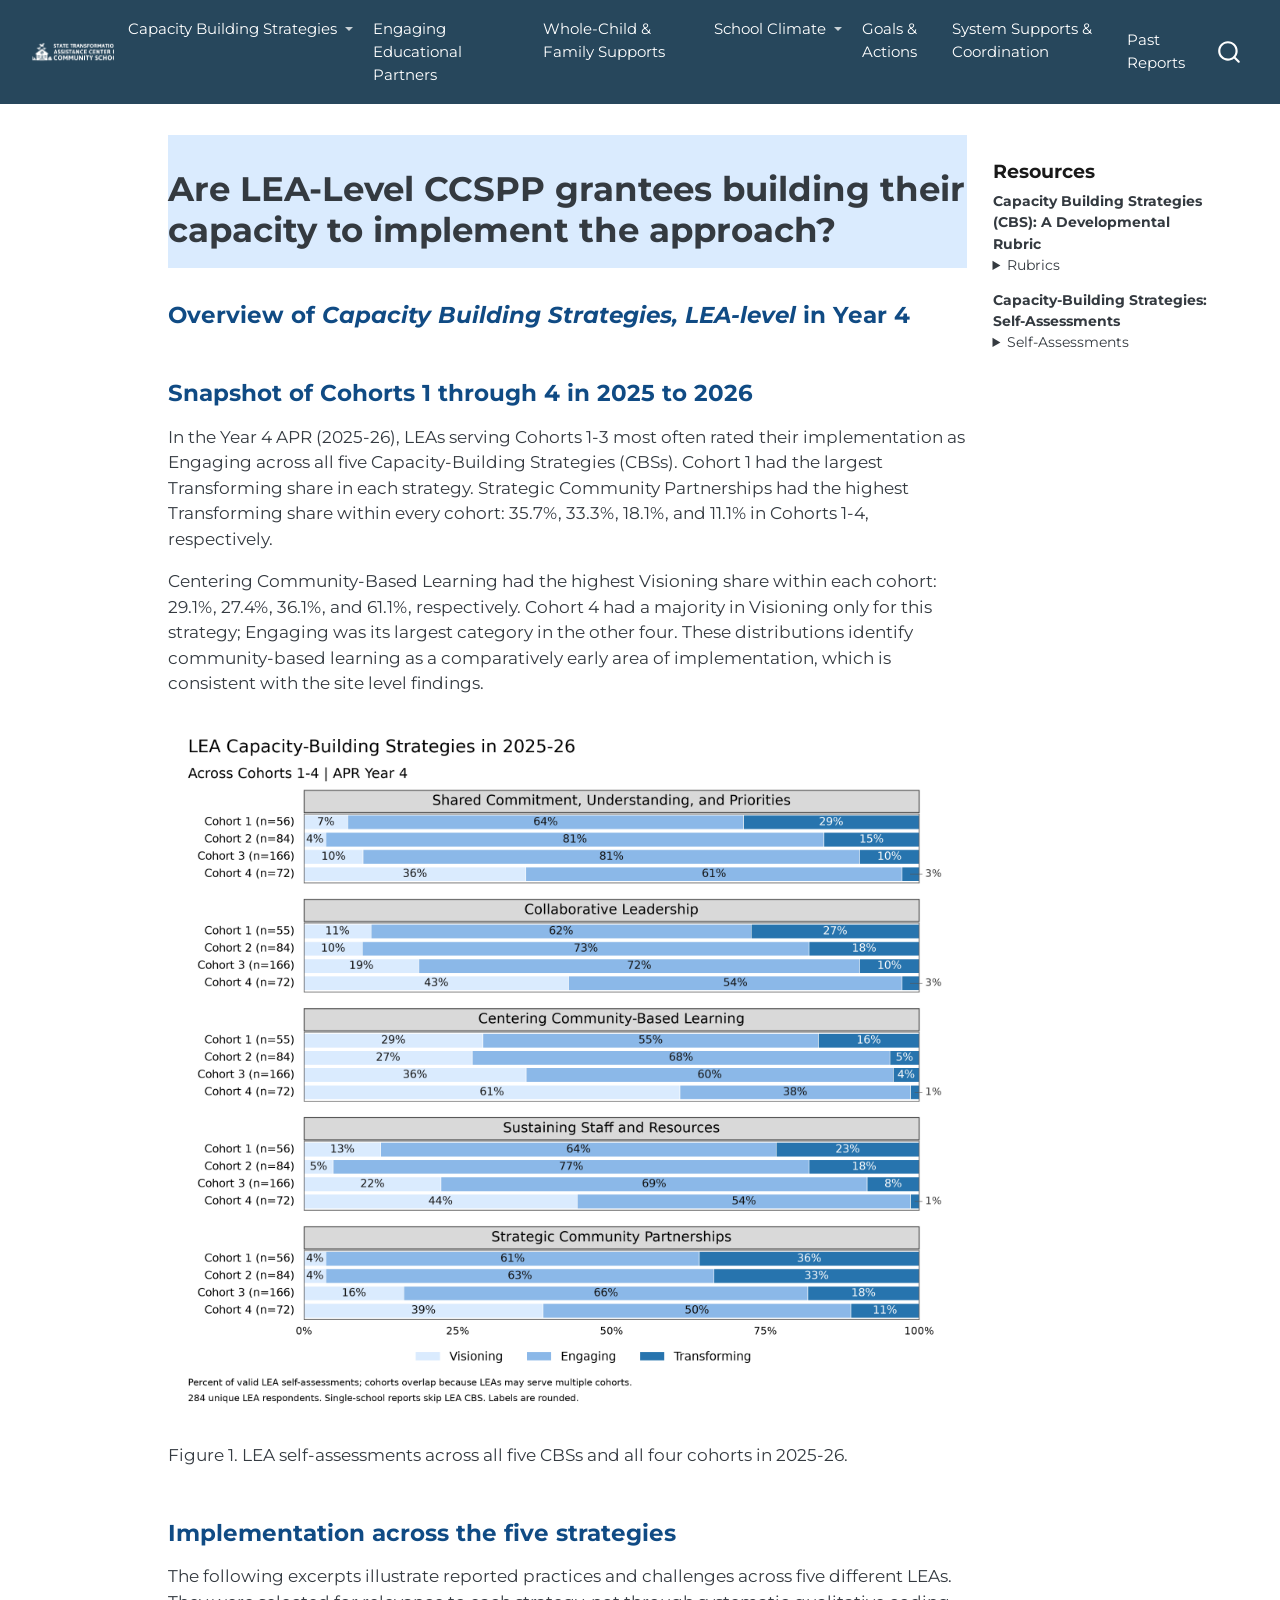
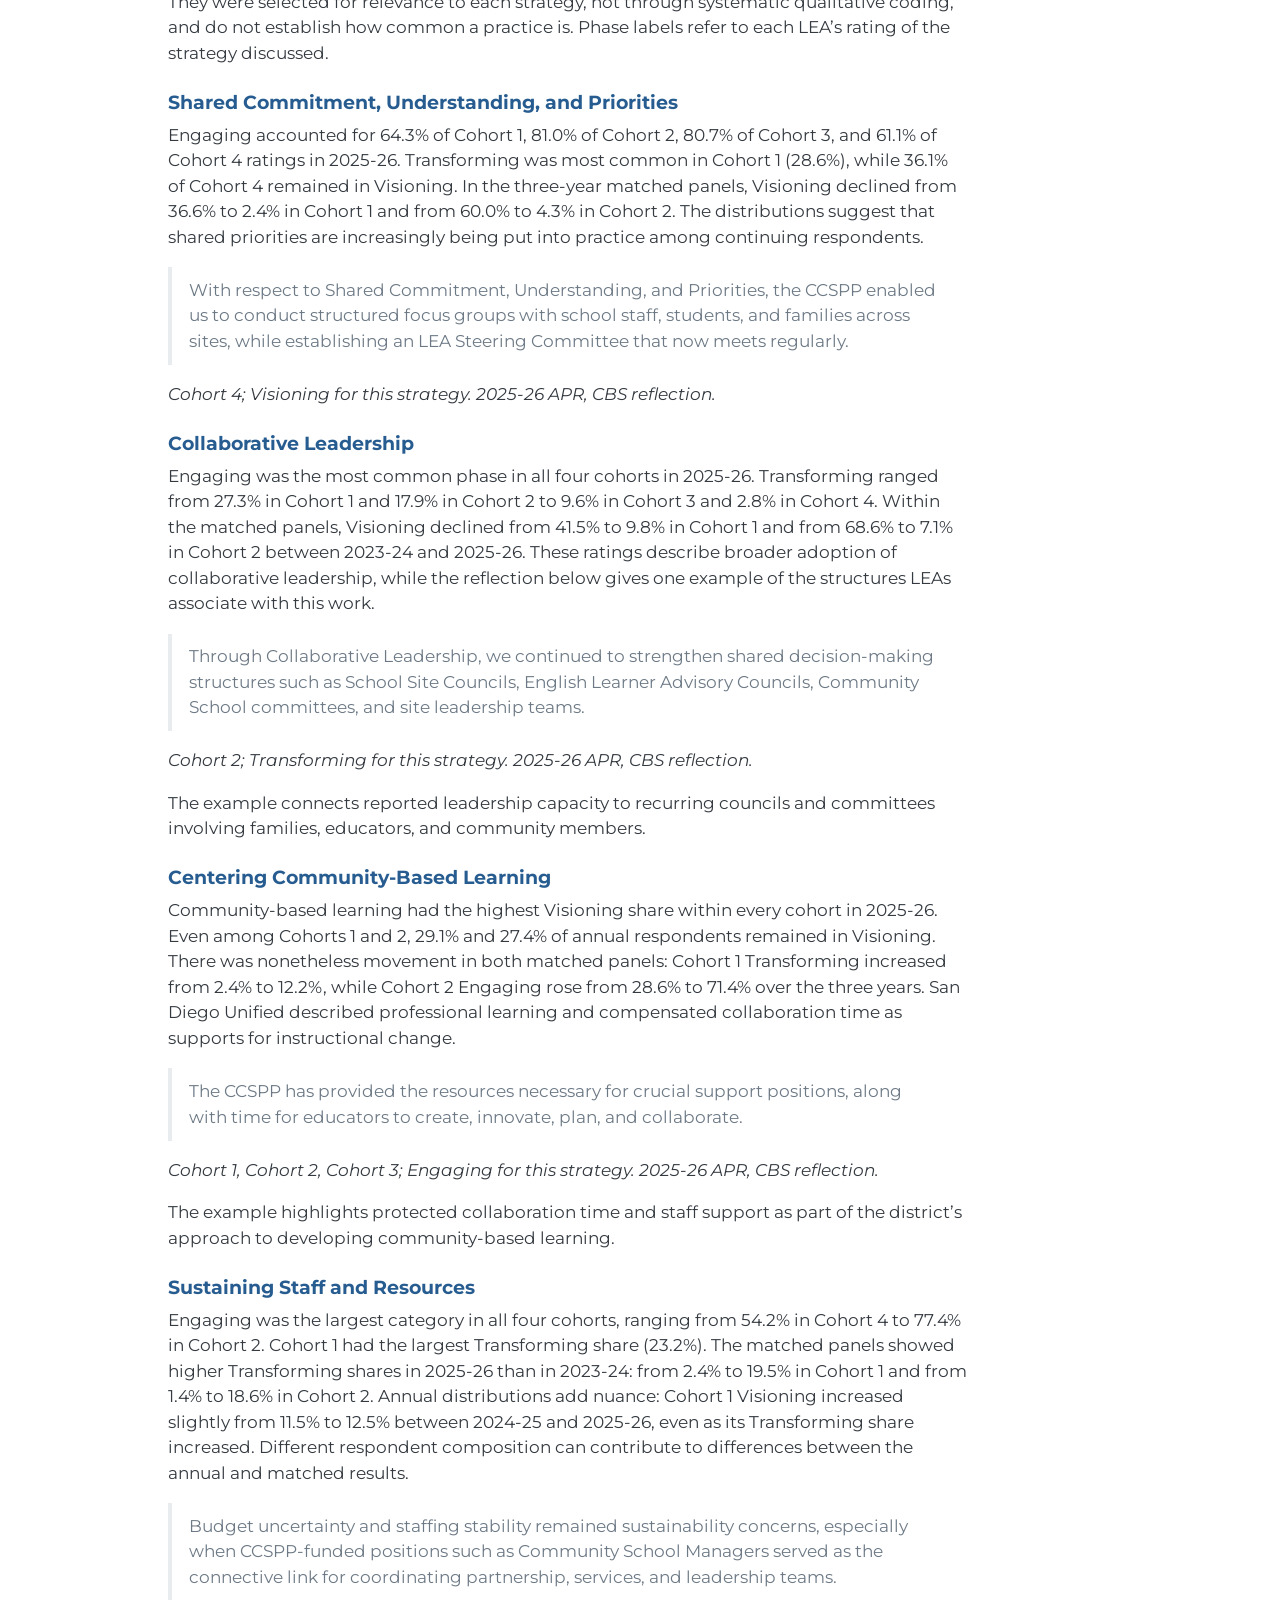
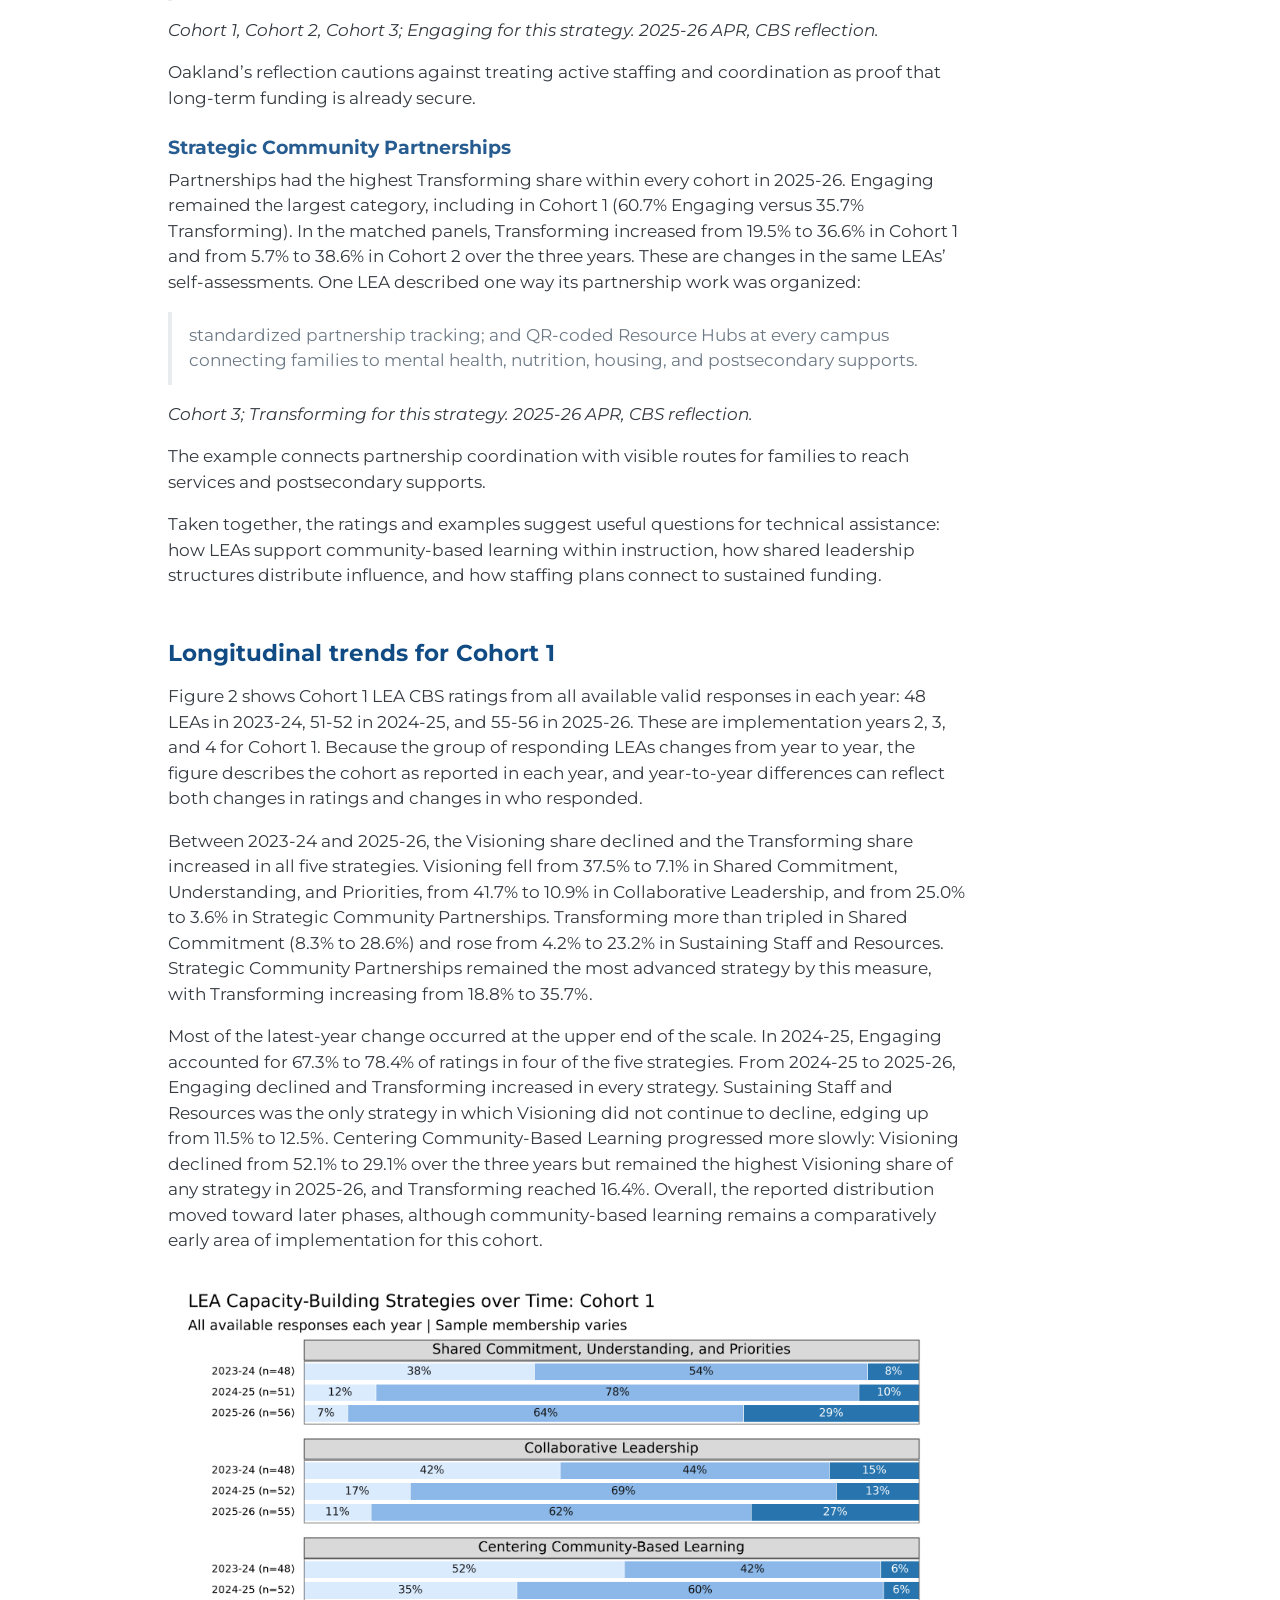
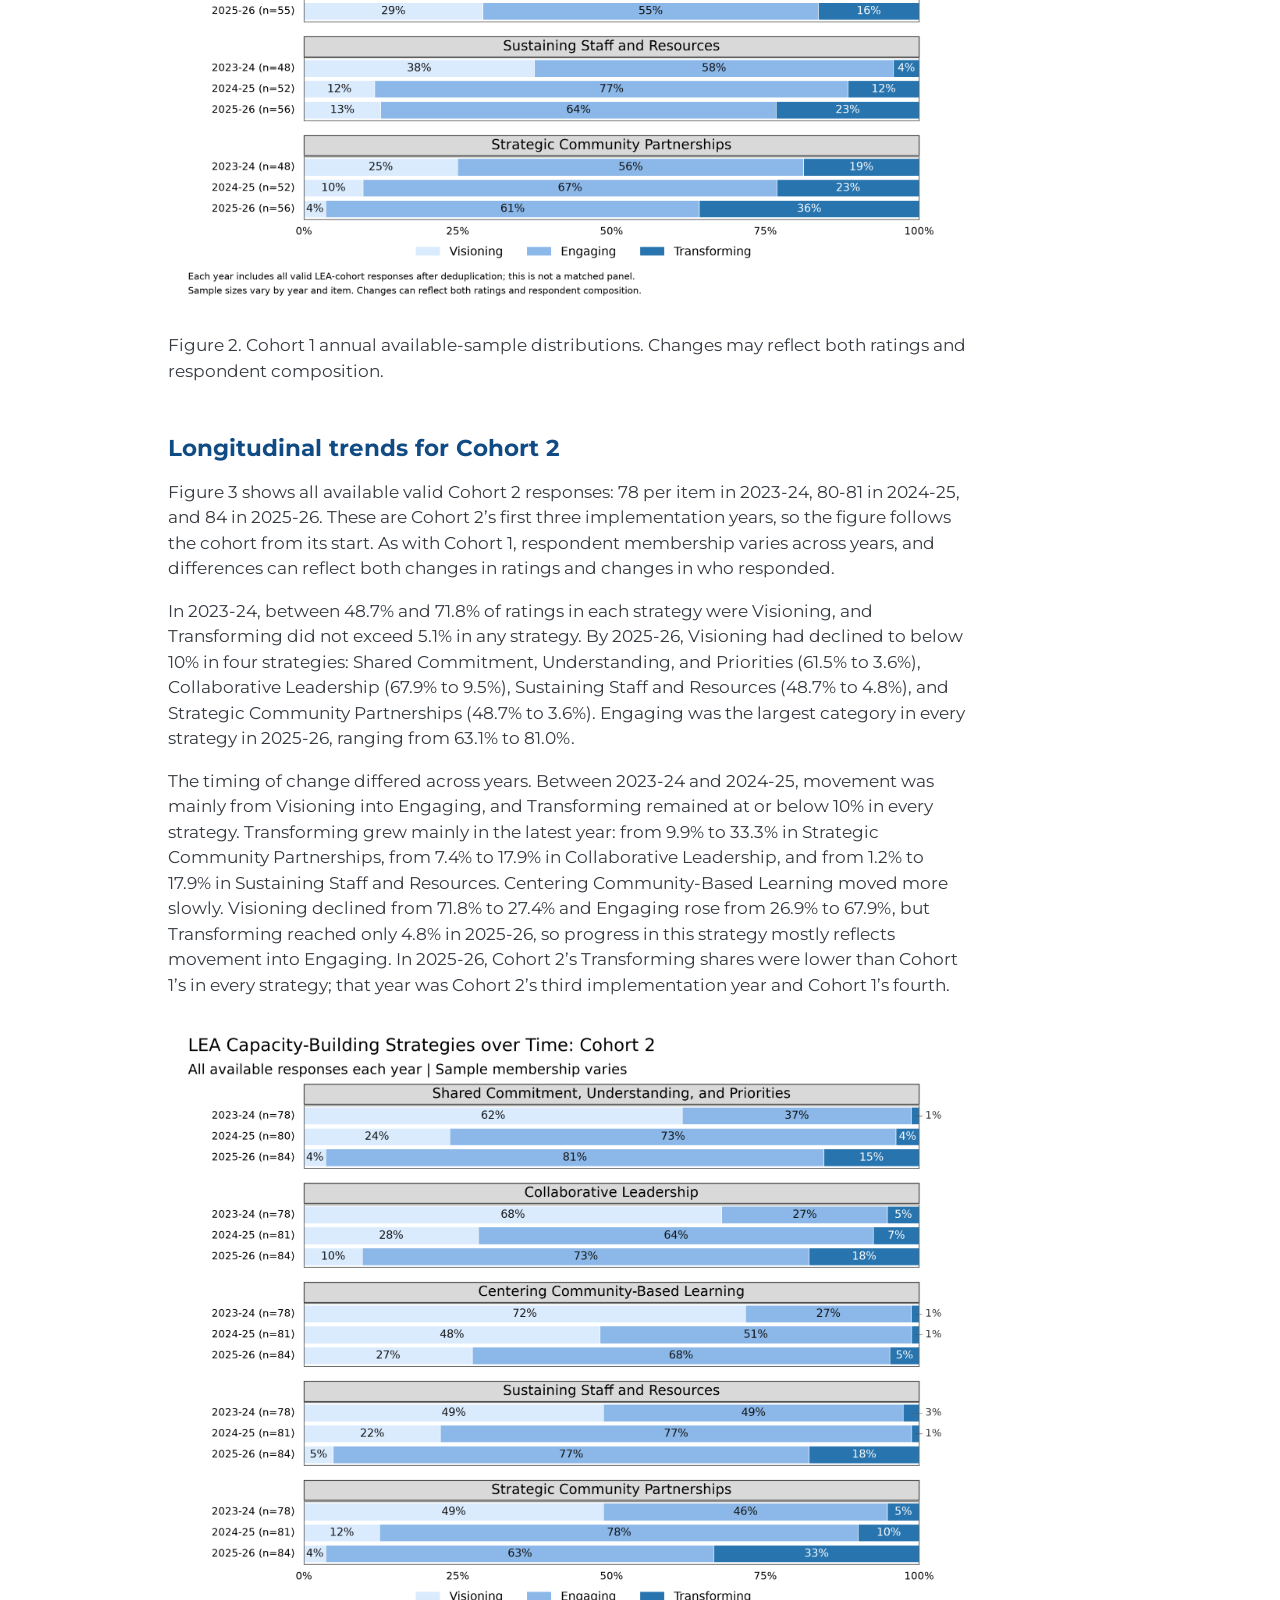
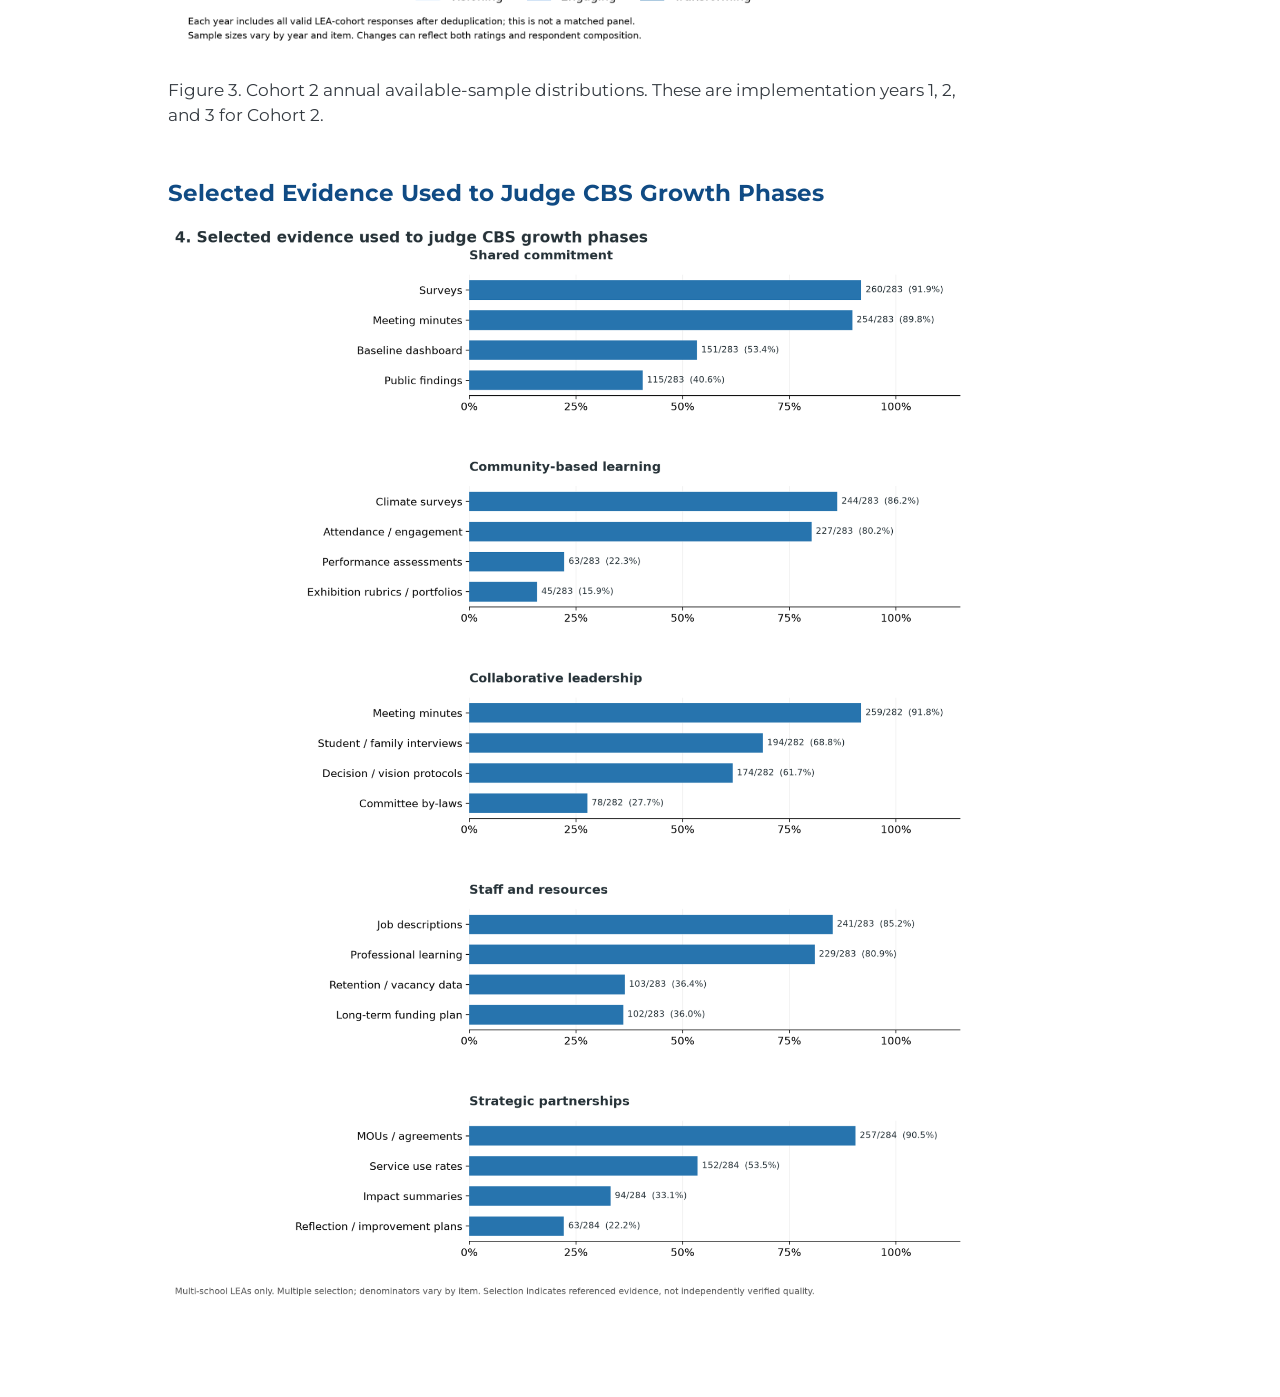
<file: docs/CBS/cbs-lea.html>
<!DOCTYPE html>
<html xmlns="http://www.w3.org/1999/xhtml" lang="en" xml:lang="en"><head>

<meta charset="utf-8">
<meta name="generator" content="quarto-1.9.35">

<meta name="viewport" content="width=device-width, initial-scale=1.0, user-scalable=yes">


<title>Capacity Based Strategies: LEA-Level</title>
<style>
/* Default styles provided by pandoc.
** See https://pandoc.org/MANUAL.html#variables-for-html for config info.
*/
code{white-space: pre-wrap;}
span.smallcaps{font-variant: small-caps;}
div.columns{display: flex; gap: min(4vw, 1.5em);}
div.column{flex: auto; overflow-x: auto;}
div.hanging-indent{margin-left: 1.5em; text-indent: -1.5em;}
ul.task-list{list-style: none;}
ul.task-list li input[type="checkbox"] {
  width: 0.8em;
  margin: 0 0.8em 0.2em -1em; /* quarto-specific, see https://github.com/quarto-dev/quarto-cli/issues/4556 */ 
  vertical-align: middle;
}
</style>


<script src="../site_libs/quarto-nav/quarto-nav.js"></script>
<script src="../site_libs/quarto-nav/headroom.min.js"></script>
<script src="../site_libs/clipboard/clipboard.min.js"></script>
<script src="../site_libs/quarto-search/autocomplete.umd.js"></script>
<script src="../site_libs/quarto-search/fuse.min.js"></script>
<script src="../site_libs/quarto-search/quarto-search.js"></script>
<meta name="quarto:offset" content="../">
<link href="../images/logo/STAC-Logo-Vertical.png" rel="icon" type="image/png">
<script src="../site_libs/quarto-html/quarto.js" type="module"></script>
<script src="../site_libs/quarto-html/tabsets/tabsets.js" type="module"></script>
<script src="../site_libs/quarto-html/popper.min.js"></script>
<script src="../site_libs/quarto-html/tippy.umd.min.js"></script>
<script src="../site_libs/quarto-html/anchor.min.js"></script>
<link href="../site_libs/quarto-html/tippy.css" rel="stylesheet">
<link href="../site_libs/quarto-html/quarto-syntax-highlighting-46f66b053e56abd73bb6e954d61a315b.css" rel="stylesheet" id="quarto-text-highlighting-styles">
<script src="../site_libs/bootstrap/bootstrap.min.js"></script>
<link href="../site_libs/bootstrap/bootstrap-icons.css" rel="stylesheet">
<link href="../site_libs/bootstrap/bootstrap-a0f9fd0d421825b736dc1bbcbcba2219.min.css" rel="stylesheet" append-hash="true" id="quarto-bootstrap" data-mode="light">
<script id="quarto-search-options" type="application/json">{
  "location": "navbar",
  "copy-button": false,
  "collapse-after": 3,
  "panel-placement": "end",
  "type": "overlay",
  "limit": 50,
  "keyboard-shortcut": [
    "f",
    "/",
    "s"
  ],
  "show-item-context": false,
  "language": {
    "search-no-results-text": "No results",
    "search-matching-documents-text": "matching documents",
    "search-copy-link-title": "Copy link to search",
    "search-hide-matches-text": "Hide additional matches",
    "search-more-match-text": "more match in this document",
    "search-more-matches-text": "more matches in this document",
    "search-clear-button-title": "Clear",
    "search-text-placeholder": "",
    "search-detached-cancel-button-title": "Cancel",
    "search-submit-button-title": "Submit",
    "search-label": "Search"
  }
}</script>


<link rel="stylesheet" href="../styles.css">
</head>

<body class="nav-fixed quarto-light">

<div id="quarto-search-results"></div>
  <header id="quarto-header" class="headroom fixed-top">
    <nav class="navbar navbar-expand-lg " data-bs-theme="dark">
      <div class="navbar-container container-fluid">
      <div class="navbar-brand-container mx-auto">
    <a href="../index.html" class="navbar-brand navbar-brand-logo">
    <img src="../images/logo/STAC-Logo-Horizontal-White.png" alt="" class="navbar-logo light-content">
    <img src="../images/logo/STAC-Logo-Horizontal-White.png" alt="" class="navbar-logo dark-content">
    </a>
  </div>
            <div id="quarto-search" class="" title="Search"></div>
          <button class="navbar-toggler" type="button" data-bs-toggle="collapse" data-bs-target="#navbarCollapse" aria-controls="navbarCollapse" role="menu" aria-expanded="false" aria-label="Toggle navigation" onclick="if (window.quartoToggleHeadroom) { window.quartoToggleHeadroom(); }">
  <span class="navbar-toggler-icon"></span>
</button>
          <div class="collapse navbar-collapse" id="navbarCollapse">
            <ul class="navbar-nav navbar-nav-scroll me-auto">
  <li class="nav-item dropdown ">
    <a class="nav-link dropdown-toggle" href="#" id="nav-menu-capacity-building-strategies" role="link" data-bs-toggle="dropdown" aria-expanded="false">
 <span class="menu-text">Capacity Building Strategies</span>
    </a>
    <ul class="dropdown-menu" aria-labelledby="nav-menu-capacity-building-strategies">    
        <li>
    <a class="dropdown-item" href="../CBS/Schools - Capacity Building Strategies.html">
 <span class="dropdown-text">Site</span></a>
  </li>  
        <li>
    <a class="dropdown-item" href="../CBS/cbs-lea.html">
 <span class="dropdown-text">LEA</span></a>
  </li>  
    </ul>
  </li>
  <li class="nav-item">
    <a class="nav-link" href="../Engaging Educational Partners.html"> 
<span class="menu-text">Engaging Educational Partners</span></a>
  </li>  
  <li class="nav-item">
    <a class="nav-link" href="../WCFSI.html"> 
<span class="menu-text">Whole-Child &amp; Family Supports</span></a>
  </li>  
  <li class="nav-item dropdown ">
    <a class="nav-link dropdown-toggle" href="#" id="nav-menu-school-climate" role="link" data-bs-toggle="dropdown" aria-expanded="false">
 <span class="menu-text">School Climate</span>
    </a>
    <ul class="dropdown-menu" aria-labelledby="nav-menu-school-climate">    
        <li>
    <a class="dropdown-item" href="../school-climate/school-climate-dashboard.html">
 <span class="dropdown-text">Dashboard</span></a>
  </li>  
        <li>
    <a class="dropdown-item" href="../school-climate/school-climate-qual.html">
 <span class="dropdown-text">Observed Improvements</span></a>
  </li>  
    </ul>
  </li>
  <li class="nav-item">
    <a class="nav-link" href="../Goals and Actions.html"> 
<span class="menu-text">Goals &amp; Actions</span></a>
  </li>  
  <li class="nav-item">
    <a class="nav-link" href="../system-level-analysis.html"> 
<span class="menu-text">System Supports &amp; Coordination</span></a>
  </li>  
</ul>
            <ul class="navbar-nav navbar-nav-scroll ms-auto">
  <li class="nav-item">
    <a class="nav-link" href="../past-reports.html"> 
<span class="menu-text">Past Reports</span></a>
  </li>  
</ul>
          </div> <!-- /navcollapse -->
            <div class="quarto-navbar-tools">
</div>
      </div> <!-- /container-fluid -->
    </nav>
</header>
<!-- content -->
<div id="quarto-content" class="quarto-container page-columns page-rows-contents page-layout-article page-navbar">
<!-- sidebar -->
<!-- margin-sidebar -->
    <div id="quarto-margin-sidebar" class="sidebar margin-sidebar zindex-bottom">
    </div>
<!-- main -->
<main class="content page-columns page-full" id="quarto-document-content"><header id="title-block-header" class="quarto-title-block"></header>




<style>
/* Mobile: don't sticky (prevents overlap) */
@media (max-width: 991.98px) {
  .column-margin { 
    position: static !important; 
    top: auto !important;
  }
}

/* Desktop: sticky */
@media (min-width: 992px) {
  .column-margin {
    position: sticky;
    top: 1rem;
  }
}
</style>
<section id="are-lea-level-ccspp-grantees-building-their-capacity-to-implement-the-approach" class="level1 hero-banner">
<h1>Are LEA-Level CCSPP grantees building their capacity to implement the approach?</h1>
</section>

<div class="no-row-height column-margin column-container"><section id="resources" class="level3">
<h3 class="anchored" data-anchor-id="resources">Resources</h3>
<p><span style="color: #343a40;"><strong>Capacity Building Strategies (CBS): A Developmental Rubric</strong></span></p>
<details>
<summary>
Rubrics
</summary>
<ul>
<li><a href="https://drive.google.com/file/d/1DP7RyhAVxTFmHMCD0gwekij5-J-h7BR9/view" target="_blank">CBS - English</a></li>
</ul>
</details>
<p><span style="color: #343a40;"><strong>Capacity-Building Strategies: Self-Assessments</strong></span></p>
<details>
<summary>
Self-Assessments
</summary>
<ul>
<li><p><a href="https://docs.google.com/forms/d/e/1FAIpQLSdcH3LNxkDwyvIk_gppRtpNWwfiOEIjXn0z5QTgOqBknGu_lQ/viewform" target="_blank">LEA - English</a></p></li>
<li><p><a href="https://docs.google.com/forms/d/e/1FAIpQLSc5DZgLk-vQy-woKBKLm49a4QzHU9YAFCF1oBO0h-w63NDepA/viewform?usp=send_form" target="_blank">Site - English</a></p></li>
<li><p><a href="https://docs.google.com/document/d/1Zg2EU0CJ4ka5Bm2RTd6Dy4XGqrpqrelE/edit?usp=sharing&amp;ouid=100302755592707449375&amp;rtpof=true&amp;sd=true" target="_blank">Site - Spanish</a></p></li>
</ul>
</details>
</section></div><section id="overview-of-capacity-building-strategies-lea-level-in-year-4" class="level2">
<h2 class="anchored" data-anchor-id="overview-of-capacity-building-strategies-lea-level-in-year-4">Overview of <em>Capacity Building Strategies, LEA-level</em> in Year 4</h2>
</section>
<section id="snapshot-of-cohorts-1-through-4-in-2025-to-2026" class="level2">
<h2 class="anchored" data-anchor-id="snapshot-of-cohorts-1-through-4-in-2025-to-2026">Snapshot of Cohorts 1 through 4 in 2025 to 2026</h2>
<p>In the Year 4 APR (2025-26), LEAs serving Cohorts 1-3 most often rated their implementation as Engaging across all five Capacity-Building Strategies (CBSs). Cohort 1 had the largest Transforming share in each strategy. Strategic Community Partnerships had the highest Transforming share within every cohort: 35.7%, 33.3%, 18.1%, and 11.1% in Cohorts 1-4, respectively.</p>
<p>Centering Community-Based Learning had the highest Visioning share within each cohort: 29.1%, 27.4%, 36.1%, and 61.1%, respectively. Cohort 4 had a majority in Visioning only for this strategy; Engaging was its largest category in the other four. These distributions identify community-based learning as a comparatively early area of implementation, which is consistent with the site level findings.</p>
<p><img src="..\images/LEA/cbs-cohorts-1-4-yr4.png" class="img-fluid"></p>
<p>Figure 1. LEA self-assessments across all five CBSs and all four cohorts in 2025-26.</p>
</section>
<section id="implementation-across-the-five-strategies" class="level2">
<h2 class="anchored" data-anchor-id="implementation-across-the-five-strategies">Implementation across the five strategies</h2>
<p>The following excerpts illustrate reported practices and challenges across five different LEAs. They were selected for relevance to each strategy, not through systematic qualitative coding, and do not establish how common a practice is. Phase labels refer to each LEA’s rating of the strategy discussed.</p>
<section id="shared-commitment-understanding-and-priorities" class="level3">
<h3 class="anchored" data-anchor-id="shared-commitment-understanding-and-priorities">Shared Commitment, Understanding, and Priorities</h3>
<p>Engaging accounted for 64.3% of Cohort 1, 81.0% of Cohort 2, 80.7% of Cohort 3, and 61.1% of Cohort 4 ratings in 2025-26. Transforming was most common in Cohort 1 (28.6%), while 36.1% of Cohort 4 remained in Visioning. In the three-year matched panels, Visioning declined from 36.6% to 2.4% in Cohort 1 and from 60.0% to 4.3% in Cohort 2. The distributions suggest that shared priorities are increasingly being put into practice among continuing respondents.</p>
<blockquote class="blockquote">
<p>With respect to Shared Commitment, Understanding, and Priorities, the CCSPP enabled us to conduct structured focus groups with school staff, students, and families across sites, while establishing an LEA Steering Committee that now meets regularly.</p>
</blockquote>
<p><em>Cohort 4; Visioning for this strategy. 2025-26 APR, CBS reflection.</em></p>
</section>
<section id="collaborative-leadership" class="level3">
<h3 class="anchored" data-anchor-id="collaborative-leadership">Collaborative Leadership</h3>
<p>Engaging was the most common phase in all four cohorts in 2025-26. Transforming ranged from 27.3% in Cohort 1 and 17.9% in Cohort 2 to 9.6% in Cohort 3 and 2.8% in Cohort 4. Within the matched panels, Visioning declined from 41.5% to 9.8% in Cohort 1 and from 68.6% to 7.1% in Cohort 2 between 2023-24 and 2025-26. These ratings describe broader adoption of collaborative leadership, while the reflection below gives one example of the structures LEAs associate with this work.</p>
<blockquote class="blockquote">
<p>Through Collaborative Leadership, we continued to strengthen shared decision-making structures such as School Site Councils, English Learner Advisory Councils, Community School committees, and site leadership teams.</p>
</blockquote>
<p><em>Cohort 2; Transforming for this strategy. 2025-26 APR, CBS reflection.</em></p>
<p>The example connects reported leadership capacity to recurring councils and committees involving families, educators, and community members.</p>
</section>
<section id="centering-community-based-learning" class="level3">
<h3 class="anchored" data-anchor-id="centering-community-based-learning">Centering Community-Based Learning</h3>
<p>Community-based learning had the highest Visioning share within every cohort in 2025-26. Even among Cohorts 1 and 2, 29.1% and 27.4% of annual respondents remained in Visioning. There was nonetheless movement in both matched panels: Cohort 1 Transforming increased from 2.4% to 12.2%, while Cohort 2 Engaging rose from 28.6% to 71.4% over the three years. San Diego Unified described professional learning and compensated collaboration time as supports for instructional change.</p>
<blockquote class="blockquote">
<p>The CCSPP has provided the resources necessary for crucial support positions, along with time for educators to create, innovate, plan, and collaborate.</p>
</blockquote>
<p><em>Cohort 1, Cohort 2, Cohort 3; Engaging for this strategy. 2025-26 APR, CBS reflection.</em></p>
<p>The example highlights protected collaboration time and staff support as part of the district’s approach to developing community-based learning.</p>
</section>
<section id="sustaining-staff-and-resources" class="level3">
<h3 class="anchored" data-anchor-id="sustaining-staff-and-resources">Sustaining Staff and Resources</h3>
<p>Engaging was the largest category in all four cohorts, ranging from 54.2% in Cohort 4 to 77.4% in Cohort 2. Cohort 1 had the largest Transforming share (23.2%). The matched panels showed higher Transforming shares in 2025-26 than in 2023-24: from 2.4% to 19.5% in Cohort 1 and from 1.4% to 18.6% in Cohort 2. Annual distributions add nuance: Cohort 1 Visioning increased slightly from 11.5% to 12.5% between 2024-25 and 2025-26, even as its Transforming share increased. Different respondent composition can contribute to differences between the annual and matched results.</p>
<blockquote class="blockquote">
<p>Budget uncertainty and staffing stability remained sustainability concerns, especially when CCSPP-funded positions such as Community School Managers served as the connective link for coordinating partnership, services, and leadership teams.</p>
</blockquote>
<p><em>Cohort 1, Cohort 2, Cohort 3; Engaging for this strategy. 2025-26 APR, CBS reflection.</em></p>
<p>Oakland’s reflection cautions against treating active staffing and coordination as proof that long-term funding is already secure.</p>
</section>
<section id="strategic-community-partnerships" class="level3">
<h3 class="anchored" data-anchor-id="strategic-community-partnerships">Strategic Community Partnerships</h3>
<p>Partnerships had the highest Transforming share within every cohort in 2025-26. Engaging remained the largest category, including in Cohort 1 (60.7% Engaging versus 35.7% Transforming). In the matched panels, Transforming increased from 19.5% to 36.6% in Cohort 1 and from 5.7% to 38.6% in Cohort 2 over the three years. These are changes in the same LEAs’ self-assessments. One LEA described one way its partnership work was organized:</p>
<blockquote class="blockquote">
<p>standardized partnership tracking; and QR-coded Resource Hubs at every campus connecting families to mental health, nutrition, housing, and postsecondary supports.</p>
</blockquote>
<p><em>Cohort 3; Transforming for this strategy. 2025-26 APR, CBS reflection.</em></p>
<p>The example connects partnership coordination with visible routes for families to reach services and postsecondary supports.</p>
<p>Taken together, the ratings and examples suggest useful questions for technical assistance: how LEAs support community-based learning within instruction, how shared leadership structures distribute influence, and how staffing plans connect to sustained funding.</p>
</section>
</section>
<section id="longitudinal-trends-for-cohort-1" class="level2">
<h2 class="anchored" data-anchor-id="longitudinal-trends-for-cohort-1">Longitudinal trends for Cohort 1</h2>
<p>Figure 2 shows Cohort 1 LEA CBS ratings from all available valid responses in each year: 48 LEAs in 2023-24, 51-52 in 2024-25, and 55-56 in 2025-26. These are implementation years 2, 3, and 4 for Cohort 1. Because the group of responding LEAs changes from year to year, the figure describes the cohort as reported in each year, and year-to-year differences can reflect both changes in ratings and changes in who responded.</p>
<p>Between 2023-24 and 2025-26, the Visioning share declined and the Transforming share increased in all five strategies. Visioning fell from 37.5% to 7.1% in Shared Commitment, Understanding, and Priorities, from 41.7% to 10.9% in Collaborative Leadership, and from 25.0% to 3.6% in Strategic Community Partnerships. Transforming more than tripled in Shared Commitment (8.3% to 28.6%) and rose from 4.2% to 23.2% in Sustaining Staff and Resources. Strategic Community Partnerships remained the most advanced strategy by this measure, with Transforming increasing from 18.8% to 35.7%.</p>
<p>Most of the latest-year change occurred at the upper end of the scale. In 2024-25, Engaging accounted for 67.3% to 78.4% of ratings in four of the five strategies. From 2024-25 to 2025-26, Engaging declined and Transforming increased in every strategy. Sustaining Staff and Resources was the only strategy in which Visioning did not continue to decline, edging up from 11.5% to 12.5%. Centering Community-Based Learning progressed more slowly: Visioning declined from 52.1% to 29.1% over the three years but remained the highest Visioning share of any strategy in 2025-26, and Transforming reached 16.4%. Overall, the reported distribution moved toward later phases, although community-based learning remains a comparatively early area of implementation for this cohort.</p>
<p><img src="..\images/LEA/cbs-cohort-1-yr4.png" class="img-fluid"></p>
<p>Figure 2. Cohort 1 annual available-sample distributions. Changes may reflect both ratings and respondent composition.</p>
</section>
<section id="longitudinal-trends-for-cohort-2" class="level2">
<h2 class="anchored" data-anchor-id="longitudinal-trends-for-cohort-2">Longitudinal trends for Cohort 2</h2>
<p>Figure 3 shows all available valid Cohort 2 responses: 78 per item in 2023-24, 80-81 in 2024-25, and 84 in 2025-26. These are Cohort 2’s first three implementation years, so the figure follows the cohort from its start. As with Cohort 1, respondent membership varies across years, and differences can reflect both changes in ratings and changes in who responded.</p>
<p>In 2023-24, between 48.7% and 71.8% of ratings in each strategy were Visioning, and Transforming did not exceed 5.1% in any strategy. By 2025-26, Visioning had declined to below 10% in four strategies: Shared Commitment, Understanding, and Priorities (61.5% to 3.6%), Collaborative Leadership (67.9% to 9.5%), Sustaining Staff and Resources (48.7% to 4.8%), and Strategic Community Partnerships (48.7% to 3.6%). Engaging was the largest category in every strategy in 2025-26, ranging from 63.1% to 81.0%.</p>
<p>The timing of change differed across years. Between 2023-24 and 2024-25, movement was mainly from Visioning into Engaging, and Transforming remained at or below 10% in every strategy. Transforming grew mainly in the latest year: from 9.9% to 33.3% in Strategic Community Partnerships, from 7.4% to 17.9% in Collaborative Leadership, and from 1.2% to 17.9% in Sustaining Staff and Resources. Centering Community-Based Learning moved more slowly. Visioning declined from 71.8% to 27.4% and Engaging rose from 26.9% to 67.9%, but Transforming reached only 4.8% in 2025-26, so progress in this strategy mostly reflects movement into Engaging. In 2025-26, Cohort 2’s Transforming shares were lower than Cohort 1’s in every strategy; that year was Cohort 2’s third implementation year and Cohort 1’s fourth.</p>
<p><img src="..\images/LEA/cbs-cohort-2-yr4.png" class="img-fluid"></p>
<p>Figure 3. Cohort 2 annual available-sample distributions. These are implementation years 1, 2, and 3 for Cohort 2.</p>
</section>
<section id="selected-evidence-used-to-judge-cbs-growth-phases" class="level2">
<h2 class="anchored" data-anchor-id="selected-evidence-used-to-judge-cbs-growth-phases">Selected Evidence Used to Judge CBS Growth Phases</h2>
<p><img src="..\images/LEA/cbs-growth-phases.png" class="img-fluid"></p>


</section>

</main> <!-- /main -->
<script id="quarto-html-after-body" type="application/javascript">
  window.document.addEventListener("DOMContentLoaded", function (event) {
    const icon = "";
    const anchorJS = new window.AnchorJS();
    anchorJS.options = {
      placement: 'right',
      icon: icon
    };
    anchorJS.add('.anchored');
    const isCodeAnnotation = (el) => {
      for (const clz of el.classList) {
        if (clz.startsWith('code-annotation-')) {                     
          return true;
        }
      }
      return false;
    }
    const onCopySuccess = function(e) {
      // button target
      const button = e.trigger;
      // don't keep focus
      button.blur();
      // flash "checked"
      button.classList.add('code-copy-button-checked');
      var currentTitle = button.getAttribute("title");
      button.setAttribute("title", "Copied!");
      let tooltip;
      if (window.bootstrap) {
        button.setAttribute("data-bs-toggle", "tooltip");
        button.setAttribute("data-bs-placement", "left");
        button.setAttribute("data-bs-title", "Copied!");
        tooltip = new bootstrap.Tooltip(button, 
          { trigger: "manual", 
            customClass: "code-copy-button-tooltip",
            offset: [0, -8]});
        tooltip.show();    
      }
      setTimeout(function() {
        if (tooltip) {
          tooltip.hide();
          button.removeAttribute("data-bs-title");
          button.removeAttribute("data-bs-toggle");
          button.removeAttribute("data-bs-placement");
        }
        button.setAttribute("title", currentTitle);
        button.classList.remove('code-copy-button-checked');
      }, 1000);
      // clear code selection
      e.clearSelection();
    }
    const getTextToCopy = function(trigger) {
      const outerScaffold = trigger.parentElement.cloneNode(true);
      const codeEl = outerScaffold.querySelector('code');
      for (const childEl of codeEl.children) {
        if (isCodeAnnotation(childEl)) {
          childEl.remove();
        }
      }
      return codeEl.innerText;
    }
    const clipboard = new window.ClipboardJS('.code-copy-button:not([data-in-quarto-modal])', {
      text: getTextToCopy
    });
    clipboard.on('success', onCopySuccess);
    if (window.document.getElementById('quarto-embedded-source-code-modal')) {
      const clipboardModal = new window.ClipboardJS('.code-copy-button[data-in-quarto-modal]', {
        text: getTextToCopy,
        container: window.document.getElementById('quarto-embedded-source-code-modal')
      });
      clipboardModal.on('success', onCopySuccess);
    }
      var localhostRegex = new RegExp(/^(?:http|https):\/\/localhost\:?[0-9]*\//);
      var mailtoRegex = new RegExp(/^mailto:/);
        var filterRegex = new RegExp('/' + window.location.host + '/');
      var isInternal = (href) => {
          return filterRegex.test(href) || localhostRegex.test(href) || mailtoRegex.test(href);
      }
      // Inspect non-navigation links and adorn them if external
     var links = window.document.querySelectorAll('a[href]:not(.nav-link):not(.navbar-brand):not(.toc-action):not(.sidebar-link):not(.sidebar-item-toggle):not(.pagination-link):not(.no-external):not([aria-hidden]):not(.dropdown-item):not(.quarto-navigation-tool):not(.about-link)');
      for (var i=0; i<links.length; i++) {
        const link = links[i];
        if (!isInternal(link.href)) {
          // undo the damage that might have been done by quarto-nav.js in the case of
          // links that we want to consider external
          if (link.dataset.originalHref !== undefined) {
            link.href = link.dataset.originalHref;
          }
        }
      }
    function tippyHover(el, contentFn, onTriggerFn, onUntriggerFn) {
      const config = {
        allowHTML: true,
        maxWidth: 500,
        delay: 100,
        arrow: false,
        appendTo: function(el) {
            return el.parentElement;
        },
        interactive: true,
        interactiveBorder: 10,
        theme: 'quarto',
        placement: 'bottom-start',
      };
      if (contentFn) {
        config.content = contentFn;
      }
      if (onTriggerFn) {
        config.onTrigger = onTriggerFn;
      }
      if (onUntriggerFn) {
        config.onUntrigger = onUntriggerFn;
      }
      window.tippy(el, config); 
    }
    const noterefs = window.document.querySelectorAll('a[role="doc-noteref"]');
    for (var i=0; i<noterefs.length; i++) {
      const ref = noterefs[i];
      tippyHover(ref, function() {
        // use id or data attribute instead here
        let href = ref.getAttribute('data-footnote-href') || ref.getAttribute('href');
        try { href = new URL(href).hash; } catch {}
        const id = href.replace(/^#\/?/, "");
        const note = window.document.getElementById(id);
        if (note) {
          return note.innerHTML;
        } else {
          return "";
        }
      });
    }
    const xrefs = window.document.querySelectorAll('a.quarto-xref');
    const processXRef = (id, note) => {
      // Strip column container classes
      const stripColumnClz = (el) => {
        el.classList.remove("page-full", "page-columns");
        if (el.children) {
          for (const child of el.children) {
            stripColumnClz(child);
          }
        }
      }
      stripColumnClz(note)
      if (id === null || id.startsWith('sec-')) {
        // Special case sections, only their first couple elements
        const container = document.createElement("div");
        if (note.children && note.children.length > 2) {
          container.appendChild(note.children[0].cloneNode(true));
          for (let i = 1; i < note.children.length; i++) {
            const child = note.children[i];
            if (child.tagName === "P" && child.innerText === "") {
              continue;
            } else {
              container.appendChild(child.cloneNode(true));
              break;
            }
          }
          if (window.Quarto?.typesetMath) {
            window.Quarto.typesetMath(container);
          }
          return container.innerHTML
        } else {
          if (window.Quarto?.typesetMath) {
            window.Quarto.typesetMath(note);
          }
          return note.innerHTML;
        }
      } else {
        // Remove any anchor links if they are present
        const anchorLink = note.querySelector('a.anchorjs-link');
        if (anchorLink) {
          anchorLink.remove();
        }
        if (window.Quarto?.typesetMath) {
          window.Quarto.typesetMath(note);
        }
        if (note.classList.contains("callout")) {
          return note.outerHTML;
        } else {
          return note.innerHTML;
        }
      }
    }
    for (var i=0; i<xrefs.length; i++) {
      const xref = xrefs[i];
      tippyHover(xref, undefined, function(instance) {
        instance.disable();
        let url = xref.getAttribute('href');
        let hash = undefined; 
        if (url.startsWith('#')) {
          hash = url;
        } else {
          try { hash = new URL(url).hash; } catch {}
        }
        if (hash) {
          const id = hash.replace(/^#\/?/, "");
          const note = window.document.getElementById(id);
          if (note !== null) {
            try {
              const html = processXRef(id, note.cloneNode(true));
              instance.setContent(html);
            } finally {
              instance.enable();
              instance.show();
            }
          } else {
            // See if we can fetch this
            fetch(url.split('#')[0])
            .then(res => res.text())
            .then(html => {
              const parser = new DOMParser();
              const htmlDoc = parser.parseFromString(html, "text/html");
              const note = htmlDoc.getElementById(id);
              if (note !== null) {
                const html = processXRef(id, note);
                instance.setContent(html);
              } 
            }).finally(() => {
              instance.enable();
              instance.show();
            });
          }
        } else {
          // See if we can fetch a full url (with no hash to target)
          // This is a special case and we should probably do some content thinning / targeting
          fetch(url)
          .then(res => res.text())
          .then(html => {
            const parser = new DOMParser();
            const htmlDoc = parser.parseFromString(html, "text/html");
            const note = htmlDoc.querySelector('main.content');
            if (note !== null) {
              // This should only happen for chapter cross references
              // (since there is no id in the URL)
              // remove the first header
              if (note.children.length > 0 && note.children[0].tagName === "HEADER") {
                note.children[0].remove();
              }
              const html = processXRef(null, note);
              instance.setContent(html);
            } 
          }).finally(() => {
            instance.enable();
            instance.show();
          });
        }
      }, function(instance) {
      });
    }
        let selectedAnnoteEl;
        const selectorForAnnotation = ( cell, annotation) => {
          let cellAttr = 'data-code-cell="' + cell + '"';
          let lineAttr = 'data-code-annotation="' +  annotation + '"';
          const selector = 'span[' + cellAttr + '][' + lineAttr + ']';
          return selector;
        }
        const selectCodeLines = (annoteEl) => {
          const doc = window.document;
          const targetCell = annoteEl.getAttribute("data-target-cell");
          const targetAnnotation = annoteEl.getAttribute("data-target-annotation");
          const annoteSpan = window.document.querySelector(selectorForAnnotation(targetCell, targetAnnotation));
          const lines = annoteSpan.getAttribute("data-code-lines").split(",");
          const lineIds = lines.map((line) => {
            return targetCell + "-" + line;
          })
          let top = null;
          let height = null;
          let parent = null;
          if (lineIds.length > 0) {
              //compute the position of the single el (top and bottom and make a div)
              const el = window.document.getElementById(lineIds[0]);
              top = el.offsetTop;
              height = el.offsetHeight;
              parent = el.parentElement.parentElement;
            if (lineIds.length > 1) {
              const lastEl = window.document.getElementById(lineIds[lineIds.length - 1]);
              const bottom = lastEl.offsetTop + lastEl.offsetHeight;
              height = bottom - top;
            }
            if (top !== null && height !== null && parent !== null) {
              // cook up a div (if necessary) and position it 
              let div = window.document.getElementById("code-annotation-line-highlight");
              if (div === null) {
                div = window.document.createElement("div");
                div.setAttribute("id", "code-annotation-line-highlight");
                div.style.position = 'absolute';
                parent.appendChild(div);
              }
              div.style.top = top - 2 + "px";
              div.style.height = height + 4 + "px";
              div.style.left = 0;
              let gutterDiv = window.document.getElementById("code-annotation-line-highlight-gutter");
              if (gutterDiv === null) {
                gutterDiv = window.document.createElement("div");
                gutterDiv.setAttribute("id", "code-annotation-line-highlight-gutter");
                gutterDiv.style.position = 'absolute';
                const codeCell = window.document.getElementById(targetCell);
                const gutter = codeCell.querySelector('.code-annotation-gutter');
                gutter.appendChild(gutterDiv);
              }
              gutterDiv.style.top = top - 2 + "px";
              gutterDiv.style.height = height + 4 + "px";
            }
            selectedAnnoteEl = annoteEl;
          }
        };
        const unselectCodeLines = () => {
          const elementsIds = ["code-annotation-line-highlight", "code-annotation-line-highlight-gutter"];
          elementsIds.forEach((elId) => {
            const div = window.document.getElementById(elId);
            if (div) {
              div.remove();
            }
          });
          selectedAnnoteEl = undefined;
        };
          // Handle positioning of the toggle
      window.addEventListener(
        "resize",
        throttle(() => {
          elRect = undefined;
          if (selectedAnnoteEl) {
            selectCodeLines(selectedAnnoteEl);
          }
        }, 10)
      );
      function throttle(fn, ms) {
      let throttle = false;
      let timer;
        return (...args) => {
          if(!throttle) { // first call gets through
              fn.apply(this, args);
              throttle = true;
          } else { // all the others get throttled
              if(timer) clearTimeout(timer); // cancel #2
              timer = setTimeout(() => {
                fn.apply(this, args);
                timer = throttle = false;
              }, ms);
          }
        };
      }
        // Attach click handler to the DT
        const annoteDls = window.document.querySelectorAll('dt[data-target-cell]');
        for (const annoteDlNode of annoteDls) {
          annoteDlNode.addEventListener('click', (event) => {
            const clickedEl = event.target;
            if (clickedEl !== selectedAnnoteEl) {
              unselectCodeLines();
              const activeEl = window.document.querySelector('dt[data-target-cell].code-annotation-active');
              if (activeEl) {
                activeEl.classList.remove('code-annotation-active');
              }
              selectCodeLines(clickedEl);
              clickedEl.classList.add('code-annotation-active');
            } else {
              // Unselect the line
              unselectCodeLines();
              clickedEl.classList.remove('code-annotation-active');
            }
          });
        }
    const findCites = (el) => {
      const parentEl = el.parentElement;
      if (parentEl) {
        const cites = parentEl.dataset.cites;
        if (cites) {
          return {
            el,
            cites: cites.split(' ')
          };
        } else {
          return findCites(el.parentElement)
        }
      } else {
        return undefined;
      }
    };
    var bibliorefs = window.document.querySelectorAll('a[role="doc-biblioref"]');
    for (var i=0; i<bibliorefs.length; i++) {
      const ref = bibliorefs[i];
      const citeInfo = findCites(ref);
      if (citeInfo) {
        tippyHover(citeInfo.el, function() {
          var popup = window.document.createElement('div');
          citeInfo.cites.forEach(function(cite) {
            var citeDiv = window.document.createElement('div');
            citeDiv.classList.add('hanging-indent');
            citeDiv.classList.add('csl-entry');
            var biblioDiv = window.document.getElementById('ref-' + cite);
            if (biblioDiv) {
              citeDiv.innerHTML = biblioDiv.innerHTML;
            }
            popup.appendChild(citeDiv);
          });
          return popup.innerHTML;
        });
      }
    }
  });
  </script>
</div> <!-- /content -->




</body></html>
</file>
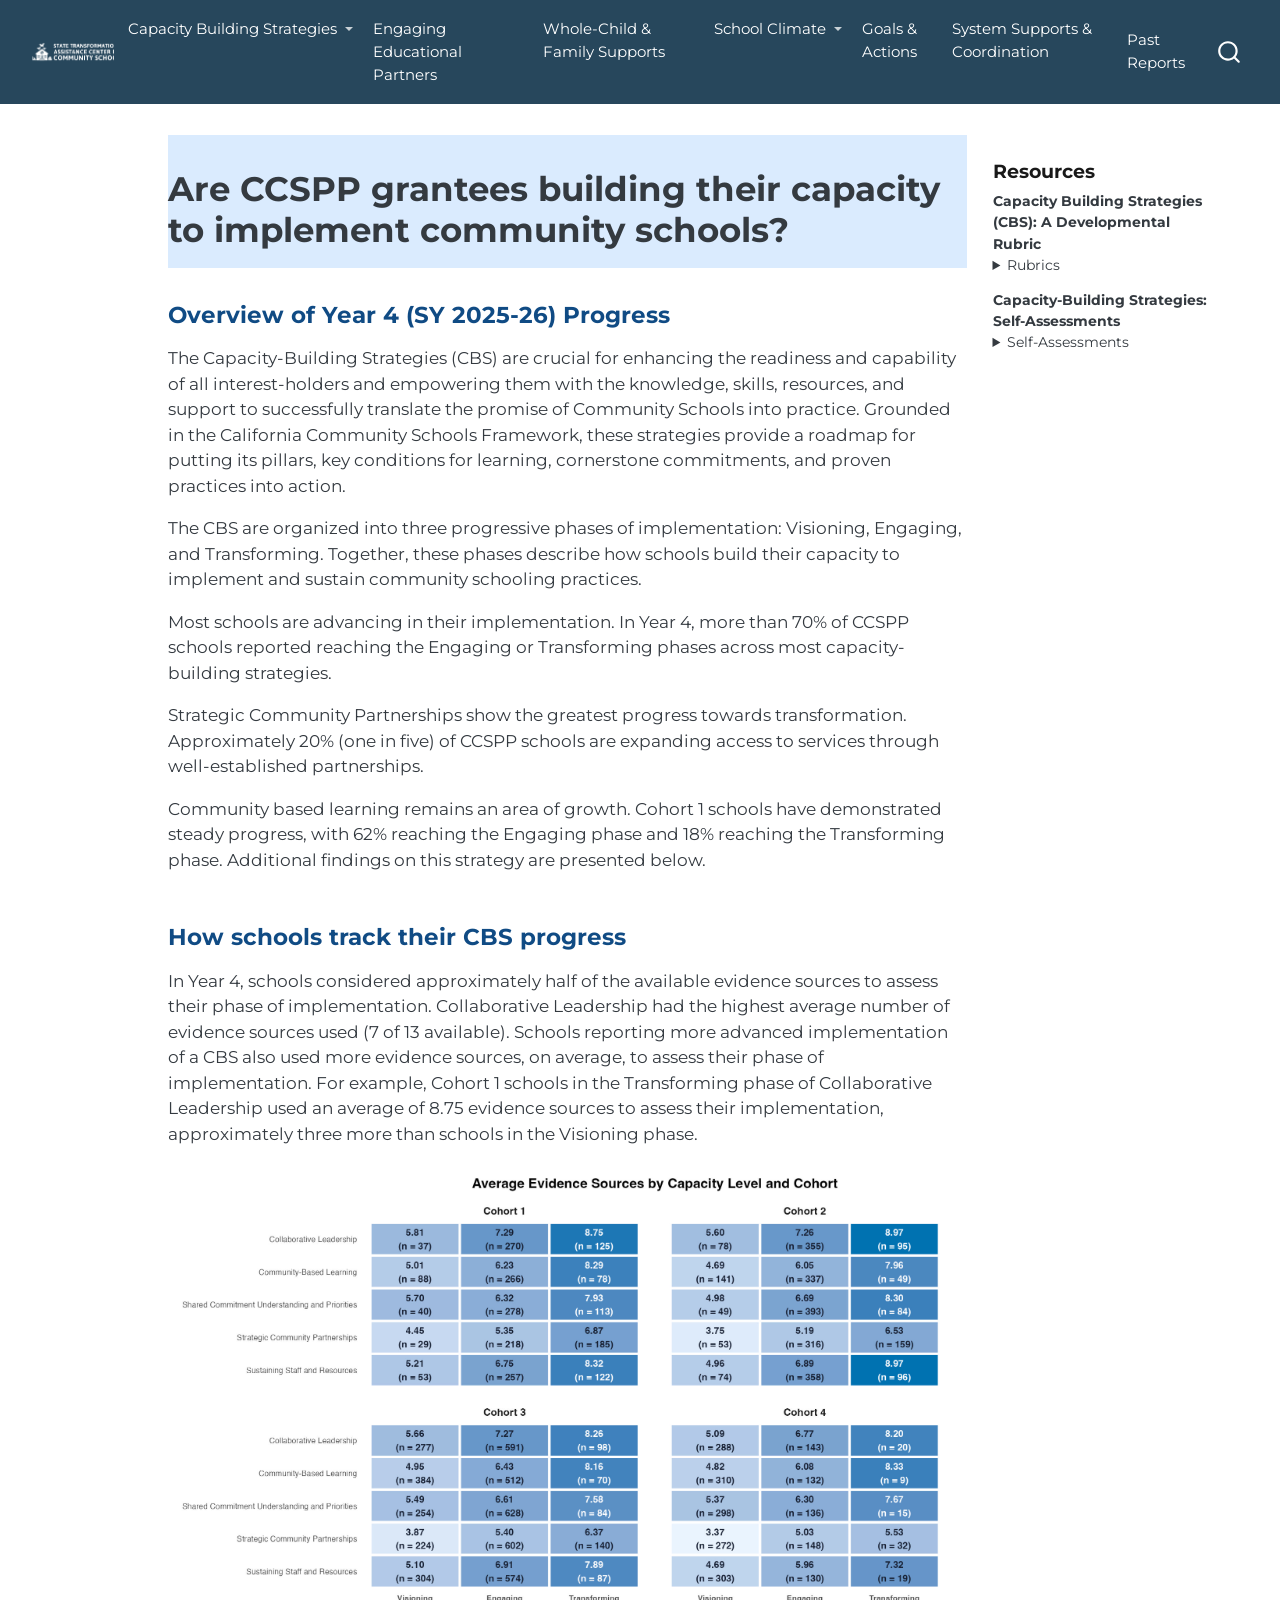
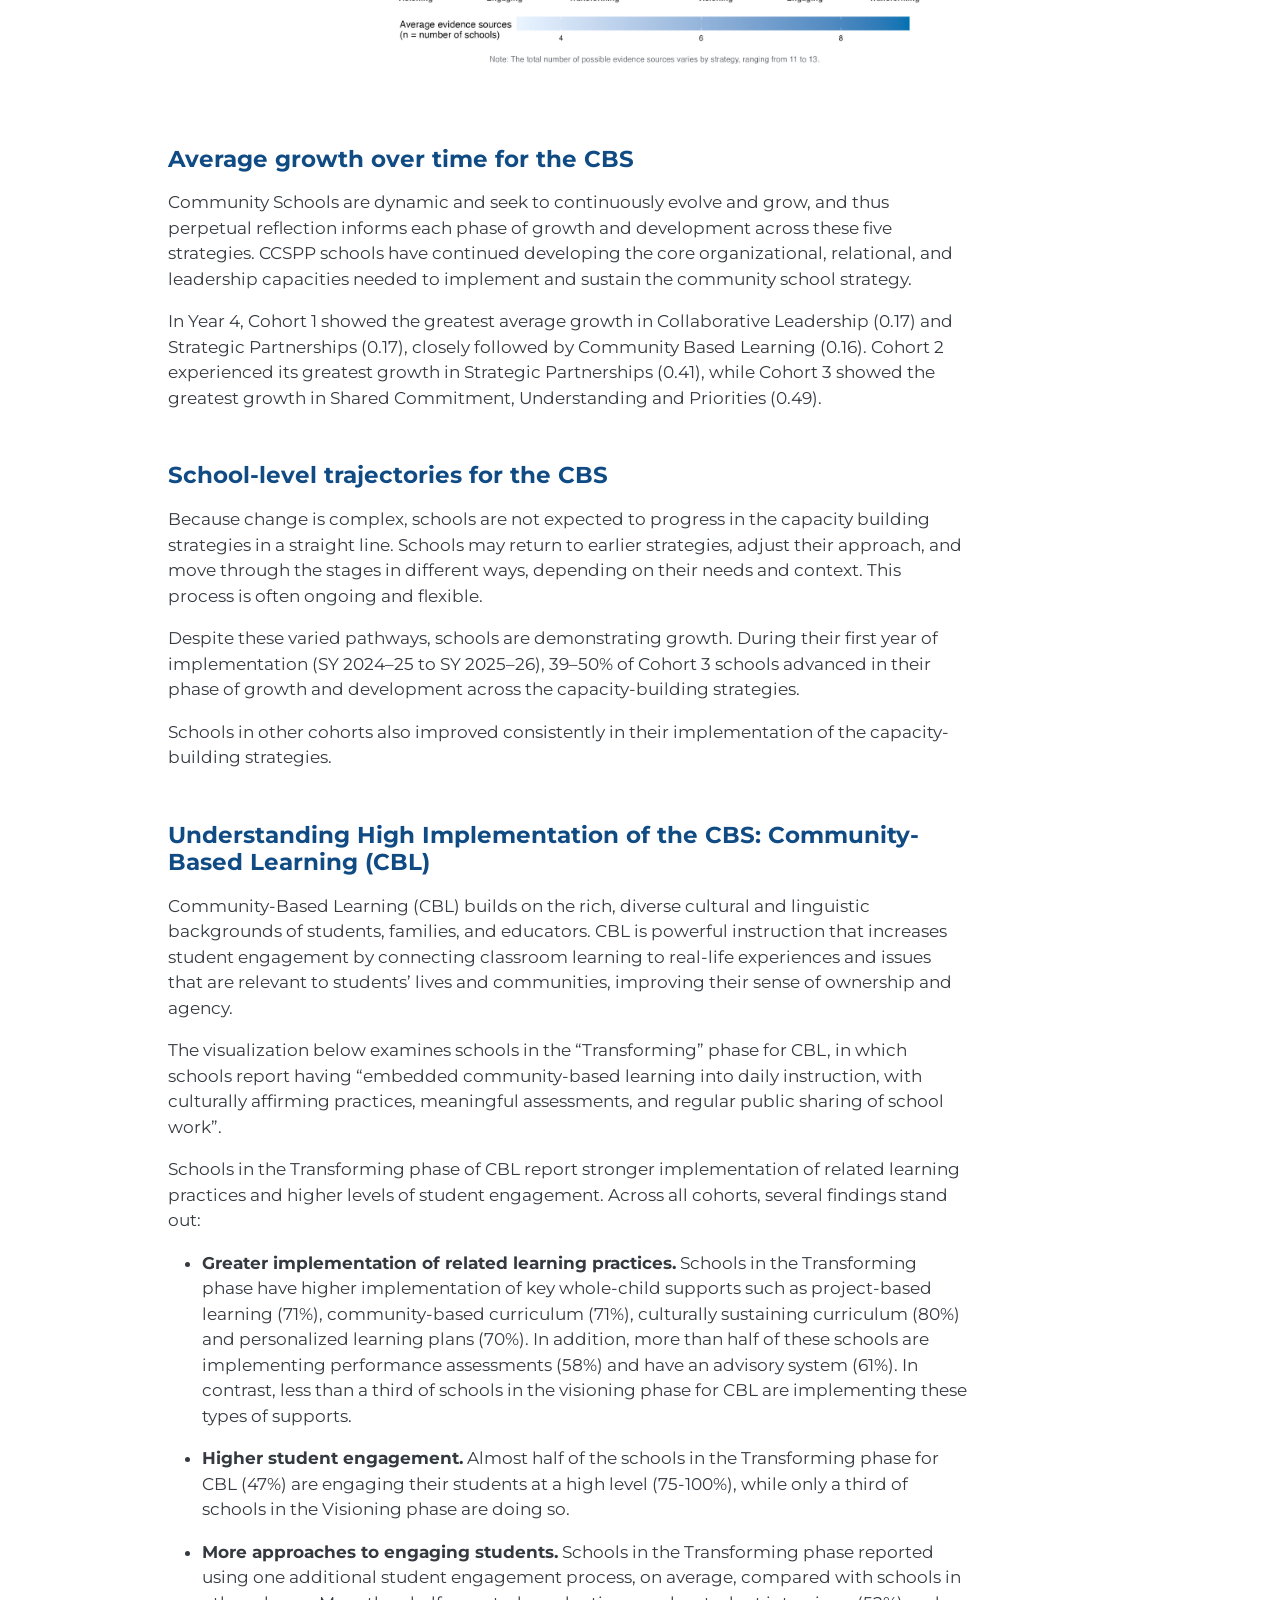
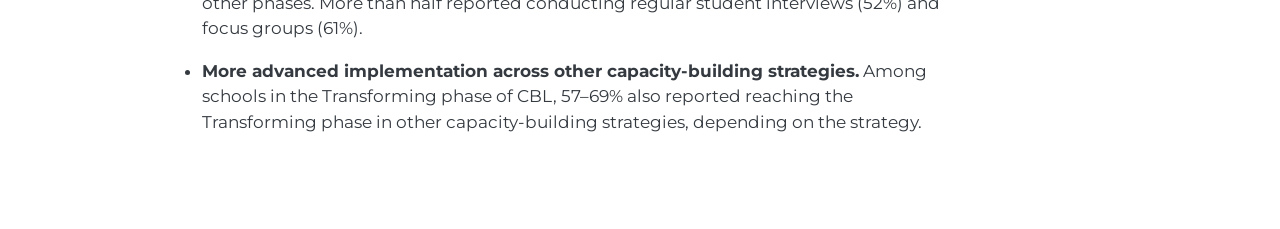
<file: docs/CBS/Schools - Capacity Building Strategies.html>
<!DOCTYPE html>
<html xmlns="http://www.w3.org/1999/xhtml" lang="en" xml:lang="en"><head>

<meta charset="utf-8">
<meta name="generator" content="quarto-1.9.35">

<meta name="viewport" content="width=device-width, initial-scale=1.0, user-scalable=yes">


<title>Capacity Based Strategies: Site-Level</title>
<style>
/* Default styles provided by pandoc.
** See https://pandoc.org/MANUAL.html#variables-for-html for config info.
*/
code{white-space: pre-wrap;}
span.smallcaps{font-variant: small-caps;}
div.columns{display: flex; gap: min(4vw, 1.5em);}
div.column{flex: auto; overflow-x: auto;}
div.hanging-indent{margin-left: 1.5em; text-indent: -1.5em;}
ul.task-list{list-style: none;}
ul.task-list li input[type="checkbox"] {
  width: 0.8em;
  margin: 0 0.8em 0.2em -1em; /* quarto-specific, see https://github.com/quarto-dev/quarto-cli/issues/4556 */ 
  vertical-align: middle;
}
</style>


<script src="../site_libs/quarto-nav/quarto-nav.js"></script>
<script src="../site_libs/quarto-nav/headroom.min.js"></script>
<script src="../site_libs/clipboard/clipboard.min.js"></script>
<script src="../site_libs/quarto-search/autocomplete.umd.js"></script>
<script src="../site_libs/quarto-search/fuse.min.js"></script>
<script src="../site_libs/quarto-search/quarto-search.js"></script>
<meta name="quarto:offset" content="../">
<link href="../images/logo/STAC-Logo-Vertical.png" rel="icon" type="image/png">
<script src="../site_libs/quarto-html/quarto.js" type="module"></script>
<script src="../site_libs/quarto-html/tabsets/tabsets.js" type="module"></script>
<script src="../site_libs/quarto-html/popper.min.js"></script>
<script src="../site_libs/quarto-html/tippy.umd.min.js"></script>
<script src="../site_libs/quarto-html/anchor.min.js"></script>
<link href="../site_libs/quarto-html/tippy.css" rel="stylesheet">
<link href="../site_libs/quarto-html/quarto-syntax-highlighting-46f66b053e56abd73bb6e954d61a315b.css" rel="stylesheet" id="quarto-text-highlighting-styles">
<script src="../site_libs/bootstrap/bootstrap.min.js"></script>
<link href="../site_libs/bootstrap/bootstrap-icons.css" rel="stylesheet">
<link href="../site_libs/bootstrap/bootstrap-a0f9fd0d421825b736dc1bbcbcba2219.min.css" rel="stylesheet" append-hash="true" id="quarto-bootstrap" data-mode="light">
<script id="quarto-search-options" type="application/json">{
  "location": "navbar",
  "copy-button": false,
  "collapse-after": 3,
  "panel-placement": "end",
  "type": "overlay",
  "limit": 50,
  "keyboard-shortcut": [
    "f",
    "/",
    "s"
  ],
  "show-item-context": false,
  "language": {
    "search-no-results-text": "No results",
    "search-matching-documents-text": "matching documents",
    "search-copy-link-title": "Copy link to search",
    "search-hide-matches-text": "Hide additional matches",
    "search-more-match-text": "more match in this document",
    "search-more-matches-text": "more matches in this document",
    "search-clear-button-title": "Clear",
    "search-text-placeholder": "",
    "search-detached-cancel-button-title": "Cancel",
    "search-submit-button-title": "Submit",
    "search-label": "Search"
  }
}</script>


<link rel="stylesheet" href="../styles.css">
</head>

<body class="nav-fixed quarto-light">

<div id="quarto-search-results"></div>
  <header id="quarto-header" class="headroom fixed-top">
    <nav class="navbar navbar-expand-lg " data-bs-theme="dark">
      <div class="navbar-container container-fluid">
      <div class="navbar-brand-container mx-auto">
    <a href="../index.html" class="navbar-brand navbar-brand-logo">
    <img src="../images/logo/STAC-Logo-Horizontal-White.png" alt="" class="navbar-logo light-content">
    <img src="../images/logo/STAC-Logo-Horizontal-White.png" alt="" class="navbar-logo dark-content">
    </a>
  </div>
            <div id="quarto-search" class="" title="Search"></div>
          <button class="navbar-toggler" type="button" data-bs-toggle="collapse" data-bs-target="#navbarCollapse" aria-controls="navbarCollapse" role="menu" aria-expanded="false" aria-label="Toggle navigation" onclick="if (window.quartoToggleHeadroom) { window.quartoToggleHeadroom(); }">
  <span class="navbar-toggler-icon"></span>
</button>
          <div class="collapse navbar-collapse" id="navbarCollapse">
            <ul class="navbar-nav navbar-nav-scroll me-auto">
  <li class="nav-item dropdown ">
    <a class="nav-link dropdown-toggle" href="#" id="nav-menu-capacity-building-strategies" role="link" data-bs-toggle="dropdown" aria-expanded="false">
 <span class="menu-text">Capacity Building Strategies</span>
    </a>
    <ul class="dropdown-menu" aria-labelledby="nav-menu-capacity-building-strategies">    
        <li>
    <a class="dropdown-item" href="../CBS/Schools - Capacity Building Strategies.html">
 <span class="dropdown-text">Site</span></a>
  </li>  
        <li>
    <a class="dropdown-item" href="../CBS/cbs-lea.html">
 <span class="dropdown-text">LEA</span></a>
  </li>  
    </ul>
  </li>
  <li class="nav-item">
    <a class="nav-link" href="../Engaging Educational Partners.html"> 
<span class="menu-text">Engaging Educational Partners</span></a>
  </li>  
  <li class="nav-item">
    <a class="nav-link" href="../WCFSI.html"> 
<span class="menu-text">Whole-Child &amp; Family Supports</span></a>
  </li>  
  <li class="nav-item dropdown ">
    <a class="nav-link dropdown-toggle" href="#" id="nav-menu-school-climate" role="link" data-bs-toggle="dropdown" aria-expanded="false">
 <span class="menu-text">School Climate</span>
    </a>
    <ul class="dropdown-menu" aria-labelledby="nav-menu-school-climate">    
        <li>
    <a class="dropdown-item" href="../school-climate/school-climate-dashboard.html">
 <span class="dropdown-text">Dashboard</span></a>
  </li>  
        <li>
    <a class="dropdown-item" href="../school-climate/school-climate-qual.html">
 <span class="dropdown-text">Observed Improvements</span></a>
  </li>  
    </ul>
  </li>
  <li class="nav-item">
    <a class="nav-link" href="../Goals and Actions.html"> 
<span class="menu-text">Goals &amp; Actions</span></a>
  </li>  
  <li class="nav-item">
    <a class="nav-link" href="../system-level-analysis.html"> 
<span class="menu-text">System Supports &amp; Coordination</span></a>
  </li>  
</ul>
            <ul class="navbar-nav navbar-nav-scroll ms-auto">
  <li class="nav-item">
    <a class="nav-link" href="../past-reports.html"> 
<span class="menu-text">Past Reports</span></a>
  </li>  
</ul>
          </div> <!-- /navcollapse -->
            <div class="quarto-navbar-tools">
</div>
      </div> <!-- /container-fluid -->
    </nav>
</header>
<!-- content -->
<div id="quarto-content" class="quarto-container page-columns page-rows-contents page-layout-article page-navbar">
<!-- sidebar -->
<!-- margin-sidebar -->
    <div id="quarto-margin-sidebar" class="sidebar margin-sidebar zindex-bottom">
    </div>
<!-- main -->
<main class="content page-columns page-full" id="quarto-document-content"><header id="title-block-header" class="quarto-title-block"></header>




<section id="are-ccspp-grantees-building-their-capacity-to-implement-community-schools" class="level1 hero-banner">
<h1>Are CCSPP grantees building their capacity to implement community schools?</h1>
</section>

<div class="no-row-height column-margin column-container"><section id="resources" class="level3">
<h3 class="anchored" data-anchor-id="resources">Resources</h3>
<p><span style="color: #343a40;"><strong>Capacity Building Strategies (CBS): A Developmental Rubric</strong></span></p>
<details>
<summary>
Rubrics
</summary>
<ul>
<li><a href="https://drive.google.com/file/d/1DP7RyhAVxTFmHMCD0gwekij5-J-h7BR9/view" target="_blank">CBS - English</a></li>
</ul>
</details>
<p><span style="color: #343a40;"><strong>Capacity-Building Strategies: Self-Assessments</strong></span></p>
<details>
<summary>
Self-Assessments
</summary>
<ul>
<li><p><a href="https://docs.google.com/forms/d/e/1FAIpQLSdcH3LNxkDwyvIk_gppRtpNWwfiOEIjXn0z5QTgOqBknGu_lQ/viewform" target="_blank">LEA - English</a></p></li>
<li><p><a href="https://docs.google.com/forms/d/e/1FAIpQLSc5DZgLk-vQy-woKBKLm49a4QzHU9YAFCF1oBO0h-w63NDepA/viewform?usp=send_form" target="_blank">Site - English</a></p></li>
<li><p><a href="https://docs.google.com/document/d/1Zg2EU0CJ4ka5Bm2RTd6Dy4XGqrpqrelE/edit?usp=sharing&amp;ouid=100302755592707449375&amp;rtpof=true&amp;sd=true" target="_blank">Site - Spanish</a></p></li>
</ul>
</details>
</section></div><section id="overview-of-year-4-sy-2025-26-progress" class="level2">
<h2 class="anchored" data-anchor-id="overview-of-year-4-sy-2025-26-progress">Overview of Year 4 (SY 2025-26) Progress</h2>
<p>The Capacity-Building Strategies (CBS) are crucial for enhancing the readiness and capability of all interest-holders and empowering them with the knowledge, skills, resources, and support to successfully translate the promise of Community Schools into practice. Grounded in the California Community Schools Framework, these strategies provide a roadmap for putting its pillars, key conditions for learning, cornerstone commitments, and proven practices into action.</p>
<p>The CBS are organized into three progressive phases of implementation: Visioning, Engaging, and Transforming. Together, these phases describe how schools build their capacity to implement and sustain community schooling practices.</p>
<p>Most schools are advancing in their implementation. In Year 4, more than 70% of CCSPP schools reported reaching the Engaging or Transforming phases across most capacity-building strategies.</p>
<p>Strategic Community Partnerships show the greatest progress towards transformation. Approximately 20% (one in five) of CCSPP schools are expanding access to services through well-established partnerships.</p>
<p>Community based learning remains an area of growth. Cohort 1 schools have demonstrated steady progress, with 62% reaching the Engaging phase and 18% reaching the Transforming phase. Additional findings on this strategy are presented below.</p>
<div class="tableauPlaceholder" id="viz1790878585644" style="position: relative"><noscript><a href="#"><img alt=" " src="https://public.tableau.com/static/images/CC/CCSPPAPR_CBS_YearbyYeardisplay_2526/CapacityBuildingStrategies/1_rss.png" style="border: none"></a></noscript><object class="tableauViz" style="display:none;"><param name="host_url" value="https%3A%2F%2Fpublic.tableau.com%2F"> <param name="embed_code_version" value="3"> <param name="site_root" value=""><param name="name" value="CCSPPAPR_CBS_YearbyYeardisplay_2526/CapacityBuildingStrategies"><param name="tabs" value="no"><param name="toolbar" value="yes"><param name="static_image" value="https://public.tableau.com/static/images/CC/CCSPPAPR_CBS_YearbyYeardisplay_2526/CapacityBuildingStrategies/1.png"> <param name="animate_transition" value="yes"><param name="display_static_image" value="yes"><param name="display_spinner" value="yes"><param name="display_overlay" value="yes"><param name="display_count" value="yes"><param name="language" value="en-US"><param name="filter" value="publish=yes"></object></div>                <script type="text/javascript">                    var divElement = document.getElementById('viz1790878585644');                    var vizElement = divElement.getElementsByTagName('object')[0];                    if ( divElement.offsetWidth > 800 ) { vizElement.style.width='1000px';vizElement.style.height='827px';} else if ( divElement.offsetWidth > 500 ) { vizElement.style.width='1000px';vizElement.style.height='827px';} else { vizElement.style.width='100%';vizElement.style.height='1177px';}                     var scriptElement = document.createElement('script');                    scriptElement.src = 'https://public.tableau.com/javascripts/api/viz_v1.js';                    vizElement.parentNode.insertBefore(scriptElement, vizElement);                </script>
</section>
<section id="how-schools-track-their-cbs-progress" class="level2">
<h2 class="anchored" data-anchor-id="how-schools-track-their-cbs-progress">How schools track their CBS progress</h2>
<p>In Year 4, schools considered approximately half of the available evidence sources to assess their phase of implementation. Collaborative Leadership had the highest average number of evidence sources used (7 of 13 available). Schools reporting more advanced implementation of a CBS also used more evidence sources, on average, to assess their phase of implementation. For example, Cohort 1 schools in the Transforming phase of Collaborative Leadership used an average of 8.75 evidence sources to assess their implementation, approximately three more than schools in the Visioning phase.</p>
<div class="quarto-figure quarto-figure-center">
<figure class="figure">
<p><img src="../images/capacity-building-strategies/cbs-average-evidence-sources.png" class="img-fluid quarto-figure quarto-figure-center figure-img"></p>
</figure>
</div>
</section>
<section id="average-growth-over-time-for-the-cbs" class="level2">
<h2 class="anchored" data-anchor-id="average-growth-over-time-for-the-cbs">Average growth over time for the CBS</h2>
<p>Community Schools are dynamic and seek to continuously evolve and grow, and thus perpetual reflection informs each phase of growth and development across these five strategies. CCSPP schools have continued developing the core organizational, relational, and leadership capacities needed to implement and sustain the community school strategy.</p>
<p>In Year 4, Cohort 1 showed the greatest average growth in Collaborative Leadership (0.17) and Strategic Partnerships (0.17), closely followed by Community Based Learning (0.16). Cohort 2 experienced its greatest growth in Strategic Partnerships (0.41), while Cohort 3 showed the greatest growth in Shared Commitment, Understanding and Priorities (0.49).</p>

<div class="tableauPlaceholder" id="viz1790878713804" style="position: relative"><noscript><a href="#"><img alt=" " src="https://public.tableau.com/static/images/CC/CCSPPCBS_CBS_overtime_25-26/CapacityBuildingStrategies2/1_rss.png" style="border: none"></a></noscript><object class="tableauViz" style="display:none;"><param name="host_url" value="https%3A%2F%2Fpublic.tableau.com%2F"> <param name="embed_code_version" value="3"> <param name="site_root" value=""><param name="name" value="CCSPPCBS_CBS_overtime_25-26/CapacityBuildingStrategies2"><param name="tabs" value="no"><param name="toolbar" value="yes"><param name="static_image" value="https://public.tableau.com/static/images/CC/CCSPPCBS_CBS_overtime_25-26/CapacityBuildingStrategies2/1.png"> <param name="animate_transition" value="yes"><param name="display_static_image" value="yes"><param name="display_spinner" value="yes"><param name="display_overlay" value="yes"><param name="display_count" value="yes"><param name="language" value="en-US"></object></div>                <script type="text/javascript">                    var divElement = document.getElementById('viz1790878713804');                    var vizElement = divElement.getElementsByTagName('object')[0];                    if ( divElement.offsetWidth > 800 ) { vizElement.style.width='1000px';vizElement.style.height='827px';} else if ( divElement.offsetWidth > 500 ) { vizElement.style.width='1000px';vizElement.style.height='827px';} else { vizElement.style.width='100%';vizElement.style.height='1027px';}                     var scriptElement = document.createElement('script');                    scriptElement.src = 'https://public.tableau.com/javascripts/api/viz_v1.js';                    vizElement.parentNode.insertBefore(scriptElement, vizElement);                </script>
</section>
<section id="school-level-trajectories-for-the-cbs" class="level2">
<h2 class="anchored" data-anchor-id="school-level-trajectories-for-the-cbs">School-level trajectories for the CBS</h2>
<p>Because change is complex, schools are not expected to progress in the capacity building strategies in a straight line. Schools may return to earlier strategies, adjust their approach, and move through the stages in different ways, depending on their needs and context. This process is often ongoing and flexible.</p>
<p>Despite these varied pathways, schools are demonstrating growth. During their first year of implementation (SY 2024–25 to SY 2025–26), 39–50% of Cohort 3 schools advanced in their phase of growth and development across the capacity-building strategies.</p>
<p>Schools in other cohorts also improved consistently in their implementation of the capacity-building strategies.</p>

<div class="tableauPlaceholder" id="viz1790878751308" style="position: relative"><noscript><a href="#"><img alt=" " src="https://public.tableau.com/static/images/CC/CCSPPCBS_schooldisplay_alternative/CapacityBuildingStrategies2/1_rss.png" style="border: none"></a></noscript><object class="tableauViz" style="display:none;"><param name="host_url" value="https%3A%2F%2Fpublic.tableau.com%2F"> <param name="embed_code_version" value="3"> <param name="site_root" value=""><param name="name" value="CCSPPCBS_schooldisplay_alternative/CapacityBuildingStrategies2"><param name="tabs" value="no"><param name="toolbar" value="yes"><param name="static_image" value="https://public.tableau.com/static/images/CC/CCSPPCBS_schooldisplay_alternative/CapacityBuildingStrategies2/1.png"> <param name="animate_transition" value="yes"><param name="display_static_image" value="yes"><param name="display_spinner" value="yes"><param name="display_overlay" value="yes"><param name="display_count" value="yes"><param name="language" value="en-US"></object></div>                <script type="text/javascript">                    var divElement = document.getElementById('viz1790878751308');                    var vizElement = divElement.getElementsByTagName('object')[0];                    if ( divElement.offsetWidth > 800 ) { vizElement.style.width='1000px';vizElement.style.height='827px';} else if ( divElement.offsetWidth > 500 ) { vizElement.style.width='1000px';vizElement.style.height='827px';} else { vizElement.style.width='100%';vizElement.style.height='1277px';}                     var scriptElement = document.createElement('script');                    scriptElement.src = 'https://public.tableau.com/javascripts/api/viz_v1.js';                    vizElement.parentNode.insertBefore(scriptElement, vizElement);                </script>
</section>
<section id="understanding-high-implementation-of-the-cbs-community-based-learning-cbl" class="level2">
<h2 class="anchored" data-anchor-id="understanding-high-implementation-of-the-cbs-community-based-learning-cbl">Understanding High Implementation of the CBS: Community-Based Learning (CBL)</h2>
<p>Community-Based Learning (CBL) builds on the rich, diverse cultural and linguistic backgrounds of students, families, and educators. CBL is powerful instruction that increases student engagement by connecting classroom learning to real-life experiences and issues that are relevant to students’ lives and communities, improving their sense of ownership and agency.</p>
<p>The visualization below examines schools in the “Transforming” phase for CBL, in which schools report having “embedded community-based learning into daily instruction, with culturally affirming practices, meaningful assessments, and regular public sharing of school work”.</p>
<p>Schools in the Transforming phase of CBL report stronger implementation of related learning practices and higher levels of student engagement. Across all cohorts, several findings stand out:</p>
<ul>
<li><p><strong>Greater implementation of related learning practices.</strong> Schools in the Transforming phase have higher implementation of key whole-child supports such as project-based learning (71%), community-based curriculum (71%), culturally sustaining curriculum (80%) and personalized learning plans (70%). In addition, more than half of these schools are implementing performance assessments (58%) and have an advisory system (61%). In contrast, less than a third of schools in the visioning phase for CBL are implementing these types of supports.</p></li>
<li><p><strong>Higher student engagement.</strong> Almost half of the schools in the Transforming phase for CBL (47%) are engaging their students at a high level (75-100%), while only a third of schools in the Visioning phase are doing so.</p></li>
<li><p><strong>More approaches to engaging students.</strong> Schools in the Transforming phase reported using one additional student engagement process, on average, compared with schools in other phases. More than half reported conducting regular student interviews (52%) and focus groups (61%).</p></li>
<li><p><strong>More advanced implementation across other capacity-building strategies.</strong> Among schools in the Transforming phase of CBL, 57–69% also reported reaching the Transforming phase in other capacity-building strategies, depending on the strategy.</p></li>
</ul>

<div class="tableauPlaceholder" id="viz1791910832532" style="position: relative"><noscript><a href="#"><img alt=" " src="https://public.tableau.com/static/images/CB/CBSExploration/Dashboard1/1_rss.png" style="border: none"></a></noscript><object class="tableauViz" style="display:none;"><param name="host_url" value="https%3A%2F%2Fpublic.tableau.com%2F"> <param name="embed_code_version" value="3"> <param name="site_root" value=""><param name="name" value="CBSExploration/Dashboard1"><param name="tabs" value="no"><param name="toolbar" value="yes"><param name="static_image" value="https://public.tableau.com/static/images/CB/CBSExploration/Dashboard1/1.png"> <param name="animate_transition" value="yes"><param name="display_static_image" value="yes"><param name="display_spinner" value="yes"><param name="display_overlay" value="yes"><param name="display_count" value="yes"><param name="language" value="en-US"><param name="filter" value="publish=yes"></object></div>                <script type="text/javascript">                    var divElement = document.getElementById('viz1791910832532');                    var vizElement = divElement.getElementsByTagName('object')[0];                    if ( divElement.offsetWidth > 800 ) { vizElement.style.width='1000px';vizElement.style.height='827px';} else if ( divElement.offsetWidth > 500 ) { vizElement.style.width='1000px';vizElement.style.height='827px';} else { vizElement.style.width='100%';vizElement.style.height='1577px';}                     var scriptElement = document.createElement('script');                    scriptElement.src = 'https://public.tableau.com/javascripts/api/viz_v1.js';                    vizElement.parentNode.insertBefore(scriptElement, vizElement);                </script>


</section>

</main> <!-- /main -->
<script id="quarto-html-after-body" type="application/javascript">
  window.document.addEventListener("DOMContentLoaded", function (event) {
    const icon = "";
    const anchorJS = new window.AnchorJS();
    anchorJS.options = {
      placement: 'right',
      icon: icon
    };
    anchorJS.add('.anchored');
    const isCodeAnnotation = (el) => {
      for (const clz of el.classList) {
        if (clz.startsWith('code-annotation-')) {                     
          return true;
        }
      }
      return false;
    }
    const onCopySuccess = function(e) {
      // button target
      const button = e.trigger;
      // don't keep focus
      button.blur();
      // flash "checked"
      button.classList.add('code-copy-button-checked');
      var currentTitle = button.getAttribute("title");
      button.setAttribute("title", "Copied!");
      let tooltip;
      if (window.bootstrap) {
        button.setAttribute("data-bs-toggle", "tooltip");
        button.setAttribute("data-bs-placement", "left");
        button.setAttribute("data-bs-title", "Copied!");
        tooltip = new bootstrap.Tooltip(button, 
          { trigger: "manual", 
            customClass: "code-copy-button-tooltip",
            offset: [0, -8]});
        tooltip.show();    
      }
      setTimeout(function() {
        if (tooltip) {
          tooltip.hide();
          button.removeAttribute("data-bs-title");
          button.removeAttribute("data-bs-toggle");
          button.removeAttribute("data-bs-placement");
        }
        button.setAttribute("title", currentTitle);
        button.classList.remove('code-copy-button-checked');
      }, 1000);
      // clear code selection
      e.clearSelection();
    }
    const getTextToCopy = function(trigger) {
      const outerScaffold = trigger.parentElement.cloneNode(true);
      const codeEl = outerScaffold.querySelector('code');
      for (const childEl of codeEl.children) {
        if (isCodeAnnotation(childEl)) {
          childEl.remove();
        }
      }
      return codeEl.innerText;
    }
    const clipboard = new window.ClipboardJS('.code-copy-button:not([data-in-quarto-modal])', {
      text: getTextToCopy
    });
    clipboard.on('success', onCopySuccess);
    if (window.document.getElementById('quarto-embedded-source-code-modal')) {
      const clipboardModal = new window.ClipboardJS('.code-copy-button[data-in-quarto-modal]', {
        text: getTextToCopy,
        container: window.document.getElementById('quarto-embedded-source-code-modal')
      });
      clipboardModal.on('success', onCopySuccess);
    }
      var localhostRegex = new RegExp(/^(?:http|https):\/\/localhost\:?[0-9]*\//);
      var mailtoRegex = new RegExp(/^mailto:/);
        var filterRegex = new RegExp('/' + window.location.host + '/');
      var isInternal = (href) => {
          return filterRegex.test(href) || localhostRegex.test(href) || mailtoRegex.test(href);
      }
      // Inspect non-navigation links and adorn them if external
     var links = window.document.querySelectorAll('a[href]:not(.nav-link):not(.navbar-brand):not(.toc-action):not(.sidebar-link):not(.sidebar-item-toggle):not(.pagination-link):not(.no-external):not([aria-hidden]):not(.dropdown-item):not(.quarto-navigation-tool):not(.about-link)');
      for (var i=0; i<links.length; i++) {
        const link = links[i];
        if (!isInternal(link.href)) {
          // undo the damage that might have been done by quarto-nav.js in the case of
          // links that we want to consider external
          if (link.dataset.originalHref !== undefined) {
            link.href = link.dataset.originalHref;
          }
        }
      }
    function tippyHover(el, contentFn, onTriggerFn, onUntriggerFn) {
      const config = {
        allowHTML: true,
        maxWidth: 500,
        delay: 100,
        arrow: false,
        appendTo: function(el) {
            return el.parentElement;
        },
        interactive: true,
        interactiveBorder: 10,
        theme: 'quarto',
        placement: 'bottom-start',
      };
      if (contentFn) {
        config.content = contentFn;
      }
      if (onTriggerFn) {
        config.onTrigger = onTriggerFn;
      }
      if (onUntriggerFn) {
        config.onUntrigger = onUntriggerFn;
      }
      window.tippy(el, config); 
    }
    const noterefs = window.document.querySelectorAll('a[role="doc-noteref"]');
    for (var i=0; i<noterefs.length; i++) {
      const ref = noterefs[i];
      tippyHover(ref, function() {
        // use id or data attribute instead here
        let href = ref.getAttribute('data-footnote-href') || ref.getAttribute('href');
        try { href = new URL(href).hash; } catch {}
        const id = href.replace(/^#\/?/, "");
        const note = window.document.getElementById(id);
        if (note) {
          return note.innerHTML;
        } else {
          return "";
        }
      });
    }
    const xrefs = window.document.querySelectorAll('a.quarto-xref');
    const processXRef = (id, note) => {
      // Strip column container classes
      const stripColumnClz = (el) => {
        el.classList.remove("page-full", "page-columns");
        if (el.children) {
          for (const child of el.children) {
            stripColumnClz(child);
          }
        }
      }
      stripColumnClz(note)
      if (id === null || id.startsWith('sec-')) {
        // Special case sections, only their first couple elements
        const container = document.createElement("div");
        if (note.children && note.children.length > 2) {
          container.appendChild(note.children[0].cloneNode(true));
          for (let i = 1; i < note.children.length; i++) {
            const child = note.children[i];
            if (child.tagName === "P" && child.innerText === "") {
              continue;
            } else {
              container.appendChild(child.cloneNode(true));
              break;
            }
          }
          if (window.Quarto?.typesetMath) {
            window.Quarto.typesetMath(container);
          }
          return container.innerHTML
        } else {
          if (window.Quarto?.typesetMath) {
            window.Quarto.typesetMath(note);
          }
          return note.innerHTML;
        }
      } else {
        // Remove any anchor links if they are present
        const anchorLink = note.querySelector('a.anchorjs-link');
        if (anchorLink) {
          anchorLink.remove();
        }
        if (window.Quarto?.typesetMath) {
          window.Quarto.typesetMath(note);
        }
        if (note.classList.contains("callout")) {
          return note.outerHTML;
        } else {
          return note.innerHTML;
        }
      }
    }
    for (var i=0; i<xrefs.length; i++) {
      const xref = xrefs[i];
      tippyHover(xref, undefined, function(instance) {
        instance.disable();
        let url = xref.getAttribute('href');
        let hash = undefined; 
        if (url.startsWith('#')) {
          hash = url;
        } else {
          try { hash = new URL(url).hash; } catch {}
        }
        if (hash) {
          const id = hash.replace(/^#\/?/, "");
          const note = window.document.getElementById(id);
          if (note !== null) {
            try {
              const html = processXRef(id, note.cloneNode(true));
              instance.setContent(html);
            } finally {
              instance.enable();
              instance.show();
            }
          } else {
            // See if we can fetch this
            fetch(url.split('#')[0])
            .then(res => res.text())
            .then(html => {
              const parser = new DOMParser();
              const htmlDoc = parser.parseFromString(html, "text/html");
              const note = htmlDoc.getElementById(id);
              if (note !== null) {
                const html = processXRef(id, note);
                instance.setContent(html);
              } 
            }).finally(() => {
              instance.enable();
              instance.show();
            });
          }
        } else {
          // See if we can fetch a full url (with no hash to target)
          // This is a special case and we should probably do some content thinning / targeting
          fetch(url)
          .then(res => res.text())
          .then(html => {
            const parser = new DOMParser();
            const htmlDoc = parser.parseFromString(html, "text/html");
            const note = htmlDoc.querySelector('main.content');
            if (note !== null) {
              // This should only happen for chapter cross references
              // (since there is no id in the URL)
              // remove the first header
              if (note.children.length > 0 && note.children[0].tagName === "HEADER") {
                note.children[0].remove();
              }
              const html = processXRef(null, note);
              instance.setContent(html);
            } 
          }).finally(() => {
            instance.enable();
            instance.show();
          });
        }
      }, function(instance) {
      });
    }
        let selectedAnnoteEl;
        const selectorForAnnotation = ( cell, annotation) => {
          let cellAttr = 'data-code-cell="' + cell + '"';
          let lineAttr = 'data-code-annotation="' +  annotation + '"';
          const selector = 'span[' + cellAttr + '][' + lineAttr + ']';
          return selector;
        }
        const selectCodeLines = (annoteEl) => {
          const doc = window.document;
          const targetCell = annoteEl.getAttribute("data-target-cell");
          const targetAnnotation = annoteEl.getAttribute("data-target-annotation");
          const annoteSpan = window.document.querySelector(selectorForAnnotation(targetCell, targetAnnotation));
          const lines = annoteSpan.getAttribute("data-code-lines").split(",");
          const lineIds = lines.map((line) => {
            return targetCell + "-" + line;
          })
          let top = null;
          let height = null;
          let parent = null;
          if (lineIds.length > 0) {
              //compute the position of the single el (top and bottom and make a div)
              const el = window.document.getElementById(lineIds[0]);
              top = el.offsetTop;
              height = el.offsetHeight;
              parent = el.parentElement.parentElement;
            if (lineIds.length > 1) {
              const lastEl = window.document.getElementById(lineIds[lineIds.length - 1]);
              const bottom = lastEl.offsetTop + lastEl.offsetHeight;
              height = bottom - top;
            }
            if (top !== null && height !== null && parent !== null) {
              // cook up a div (if necessary) and position it 
              let div = window.document.getElementById("code-annotation-line-highlight");
              if (div === null) {
                div = window.document.createElement("div");
                div.setAttribute("id", "code-annotation-line-highlight");
                div.style.position = 'absolute';
                parent.appendChild(div);
              }
              div.style.top = top - 2 + "px";
              div.style.height = height + 4 + "px";
              div.style.left = 0;
              let gutterDiv = window.document.getElementById("code-annotation-line-highlight-gutter");
              if (gutterDiv === null) {
                gutterDiv = window.document.createElement("div");
                gutterDiv.setAttribute("id", "code-annotation-line-highlight-gutter");
                gutterDiv.style.position = 'absolute';
                const codeCell = window.document.getElementById(targetCell);
                const gutter = codeCell.querySelector('.code-annotation-gutter');
                gutter.appendChild(gutterDiv);
              }
              gutterDiv.style.top = top - 2 + "px";
              gutterDiv.style.height = height + 4 + "px";
            }
            selectedAnnoteEl = annoteEl;
          }
        };
        const unselectCodeLines = () => {
          const elementsIds = ["code-annotation-line-highlight", "code-annotation-line-highlight-gutter"];
          elementsIds.forEach((elId) => {
            const div = window.document.getElementById(elId);
            if (div) {
              div.remove();
            }
          });
          selectedAnnoteEl = undefined;
        };
          // Handle positioning of the toggle
      window.addEventListener(
        "resize",
        throttle(() => {
          elRect = undefined;
          if (selectedAnnoteEl) {
            selectCodeLines(selectedAnnoteEl);
          }
        }, 10)
      );
      function throttle(fn, ms) {
      let throttle = false;
      let timer;
        return (...args) => {
          if(!throttle) { // first call gets through
              fn.apply(this, args);
              throttle = true;
          } else { // all the others get throttled
              if(timer) clearTimeout(timer); // cancel #2
              timer = setTimeout(() => {
                fn.apply(this, args);
                timer = throttle = false;
              }, ms);
          }
        };
      }
        // Attach click handler to the DT
        const annoteDls = window.document.querySelectorAll('dt[data-target-cell]');
        for (const annoteDlNode of annoteDls) {
          annoteDlNode.addEventListener('click', (event) => {
            const clickedEl = event.target;
            if (clickedEl !== selectedAnnoteEl) {
              unselectCodeLines();
              const activeEl = window.document.querySelector('dt[data-target-cell].code-annotation-active');
              if (activeEl) {
                activeEl.classList.remove('code-annotation-active');
              }
              selectCodeLines(clickedEl);
              clickedEl.classList.add('code-annotation-active');
            } else {
              // Unselect the line
              unselectCodeLines();
              clickedEl.classList.remove('code-annotation-active');
            }
          });
        }
    const findCites = (el) => {
      const parentEl = el.parentElement;
      if (parentEl) {
        const cites = parentEl.dataset.cites;
        if (cites) {
          return {
            el,
            cites: cites.split(' ')
          };
        } else {
          return findCites(el.parentElement)
        }
      } else {
        return undefined;
      }
    };
    var bibliorefs = window.document.querySelectorAll('a[role="doc-biblioref"]');
    for (var i=0; i<bibliorefs.length; i++) {
      const ref = bibliorefs[i];
      const citeInfo = findCites(ref);
      if (citeInfo) {
        tippyHover(citeInfo.el, function() {
          var popup = window.document.createElement('div');
          citeInfo.cites.forEach(function(cite) {
            var citeDiv = window.document.createElement('div');
            citeDiv.classList.add('hanging-indent');
            citeDiv.classList.add('csl-entry');
            var biblioDiv = window.document.getElementById('ref-' + cite);
            if (biblioDiv) {
              citeDiv.innerHTML = biblioDiv.innerHTML;
            }
            popup.appendChild(citeDiv);
          });
          return popup.innerHTML;
        });
      }
    }
  });
  </script>
</div> <!-- /content -->




</body></html>
</file>
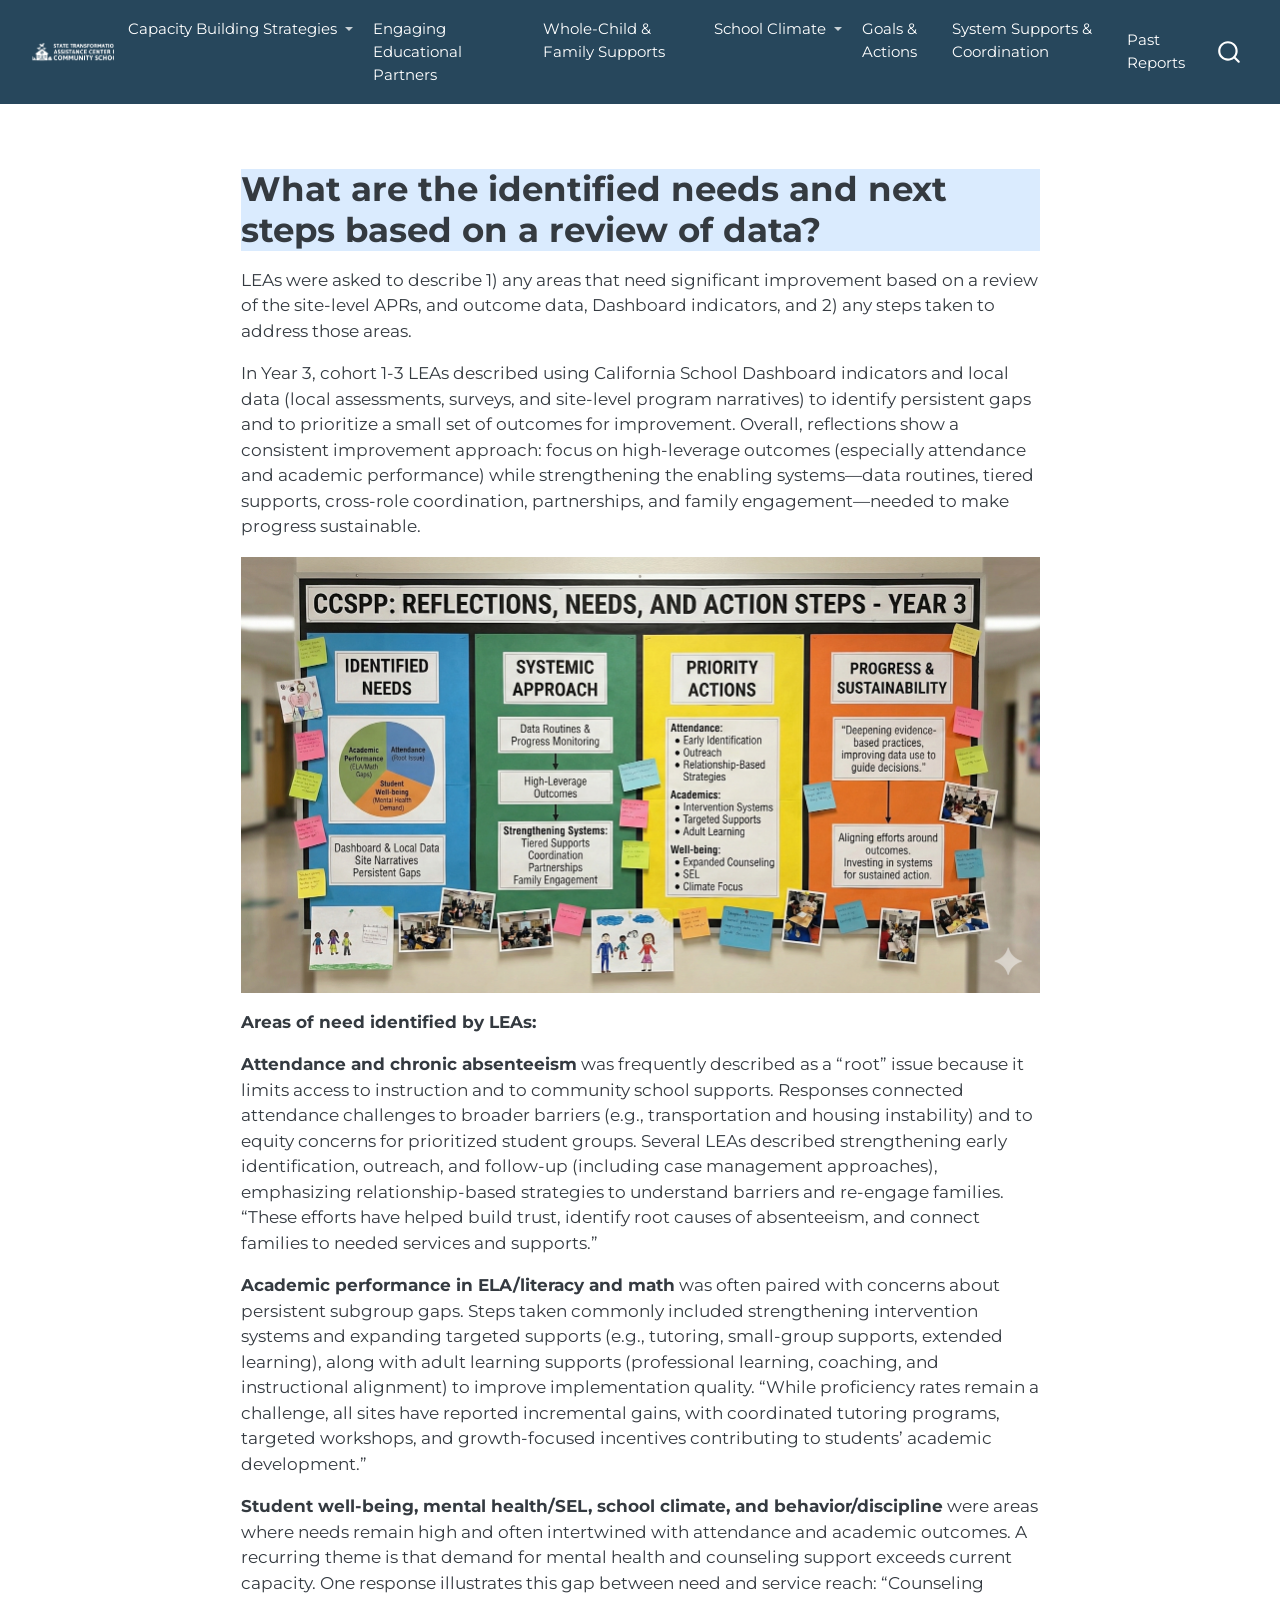
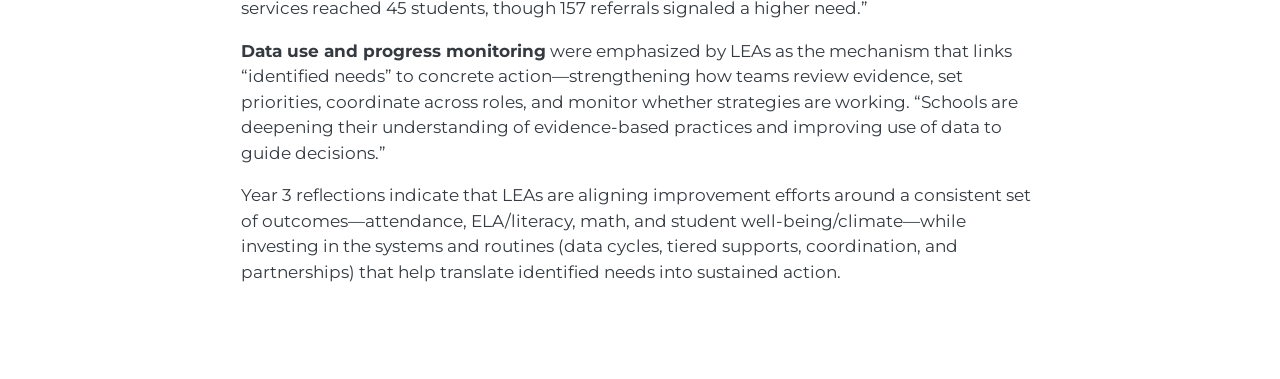
<file: docs/reflections/lea-reflections.html>
<!DOCTYPE html>
<html xmlns="http://www.w3.org/1999/xhtml" lang="en" xml:lang="en"><head>

<meta charset="utf-8">
<meta name="generator" content="quarto-1.9.35">

<meta name="viewport" content="width=device-width, initial-scale=1.0, user-scalable=yes">


<title>LEA Reflections</title>
<style>
/* Default styles provided by pandoc.
** See https://pandoc.org/MANUAL.html#variables-for-html for config info.
*/
code{white-space: pre-wrap;}
span.smallcaps{font-variant: small-caps;}
div.columns{display: flex; gap: min(4vw, 1.5em);}
div.column{flex: auto; overflow-x: auto;}
div.hanging-indent{margin-left: 1.5em; text-indent: -1.5em;}
ul.task-list{list-style: none;}
ul.task-list li input[type="checkbox"] {
  width: 0.8em;
  margin: 0 0.8em 0.2em -1em; /* quarto-specific, see https://github.com/quarto-dev/quarto-cli/issues/4556 */ 
  vertical-align: middle;
}
</style>


<script src="../site_libs/quarto-nav/quarto-nav.js"></script>
<script src="../site_libs/quarto-nav/headroom.min.js"></script>
<script src="../site_libs/clipboard/clipboard.min.js"></script>
<script src="../site_libs/quarto-search/autocomplete.umd.js"></script>
<script src="../site_libs/quarto-search/fuse.min.js"></script>
<script src="../site_libs/quarto-search/quarto-search.js"></script>
<meta name="quarto:offset" content="../">
<link href="../images/logo/STAC-Logo-Vertical.png" rel="icon" type="image/png">
<script src="../site_libs/quarto-html/quarto.js" type="module"></script>
<script src="../site_libs/quarto-html/tabsets/tabsets.js" type="module"></script>
<script src="../site_libs/quarto-html/popper.min.js"></script>
<script src="../site_libs/quarto-html/tippy.umd.min.js"></script>
<script src="../site_libs/quarto-html/anchor.min.js"></script>
<link href="../site_libs/quarto-html/tippy.css" rel="stylesheet">
<link href="../site_libs/quarto-html/quarto-syntax-highlighting-46f66b053e56abd73bb6e954d61a315b.css" rel="stylesheet" id="quarto-text-highlighting-styles">
<script src="../site_libs/bootstrap/bootstrap.min.js"></script>
<link href="../site_libs/bootstrap/bootstrap-icons.css" rel="stylesheet">
<link href="../site_libs/bootstrap/bootstrap-a0f9fd0d421825b736dc1bbcbcba2219.min.css" rel="stylesheet" append-hash="true" id="quarto-bootstrap" data-mode="light">
<script id="quarto-search-options" type="application/json">{
  "location": "navbar",
  "copy-button": false,
  "collapse-after": 3,
  "panel-placement": "end",
  "type": "overlay",
  "limit": 50,
  "keyboard-shortcut": [
    "f",
    "/",
    "s"
  ],
  "show-item-context": false,
  "language": {
    "search-no-results-text": "No results",
    "search-matching-documents-text": "matching documents",
    "search-copy-link-title": "Copy link to search",
    "search-hide-matches-text": "Hide additional matches",
    "search-more-match-text": "more match in this document",
    "search-more-matches-text": "more matches in this document",
    "search-clear-button-title": "Clear",
    "search-text-placeholder": "",
    "search-detached-cancel-button-title": "Cancel",
    "search-submit-button-title": "Submit",
    "search-label": "Search"
  }
}</script>


<link rel="stylesheet" href="../styles.css">
</head>

<body class="nav-fixed fullcontent quarto-light">

<div id="quarto-search-results"></div>
  <header id="quarto-header" class="headroom fixed-top">
    <nav class="navbar navbar-expand-lg " data-bs-theme="dark">
      <div class="navbar-container container-fluid">
      <div class="navbar-brand-container mx-auto">
    <a href="../index.html" class="navbar-brand navbar-brand-logo">
    <img src="../images/logo/STAC-Logo-Horizontal-White.png" alt="" class="navbar-logo light-content">
    <img src="../images/logo/STAC-Logo-Horizontal-White.png" alt="" class="navbar-logo dark-content">
    </a>
  </div>
            <div id="quarto-search" class="" title="Search"></div>
          <button class="navbar-toggler" type="button" data-bs-toggle="collapse" data-bs-target="#navbarCollapse" aria-controls="navbarCollapse" role="menu" aria-expanded="false" aria-label="Toggle navigation" onclick="if (window.quartoToggleHeadroom) { window.quartoToggleHeadroom(); }">
  <span class="navbar-toggler-icon"></span>
</button>
          <div class="collapse navbar-collapse" id="navbarCollapse">
            <ul class="navbar-nav navbar-nav-scroll me-auto">
  <li class="nav-item dropdown ">
    <a class="nav-link dropdown-toggle" href="#" id="nav-menu-capacity-building-strategies" role="link" data-bs-toggle="dropdown" aria-expanded="false">
 <span class="menu-text">Capacity Building Strategies</span>
    </a>
    <ul class="dropdown-menu" aria-labelledby="nav-menu-capacity-building-strategies">    
        <li>
    <a class="dropdown-item" href="../CBS/Schools - Capacity Building Strategies.html">
 <span class="dropdown-text">Site</span></a>
  </li>  
        <li>
    <a class="dropdown-item" href="../CBS/cbs-lea.html">
 <span class="dropdown-text">LEA</span></a>
  </li>  
    </ul>
  </li>
  <li class="nav-item">
    <a class="nav-link" href="../Engaging Educational Partners.html"> 
<span class="menu-text">Engaging Educational Partners</span></a>
  </li>  
  <li class="nav-item">
    <a class="nav-link" href="../WCFSI.html"> 
<span class="menu-text">Whole-Child &amp; Family Supports</span></a>
  </li>  
  <li class="nav-item dropdown ">
    <a class="nav-link dropdown-toggle" href="#" id="nav-menu-school-climate" role="link" data-bs-toggle="dropdown" aria-expanded="false">
 <span class="menu-text">School Climate</span>
    </a>
    <ul class="dropdown-menu" aria-labelledby="nav-menu-school-climate">    
        <li>
    <a class="dropdown-item" href="../school-climate/school-climate-dashboard.html">
 <span class="dropdown-text">Dashboard</span></a>
  </li>  
        <li>
    <a class="dropdown-item" href="../school-climate/school-climate-qual.html">
 <span class="dropdown-text">Observed Improvements</span></a>
  </li>  
    </ul>
  </li>
  <li class="nav-item">
    <a class="nav-link" href="../Goals and Actions.html"> 
<span class="menu-text">Goals &amp; Actions</span></a>
  </li>  
  <li class="nav-item">
    <a class="nav-link" href="../system-level-analysis.html"> 
<span class="menu-text">System Supports &amp; Coordination</span></a>
  </li>  
</ul>
            <ul class="navbar-nav navbar-nav-scroll ms-auto">
  <li class="nav-item">
    <a class="nav-link" href="../past-reports.html"> 
<span class="menu-text">Past Reports</span></a>
  </li>  
</ul>
          </div> <!-- /navcollapse -->
            <div class="quarto-navbar-tools">
</div>
      </div> <!-- /container-fluid -->
    </nav>
</header>
<!-- content -->
<div id="quarto-content" class="quarto-container page-columns page-rows-contents page-layout-article page-navbar">
<!-- sidebar -->
<!-- margin-sidebar -->
    
<!-- main -->
<main class="content" id="quarto-document-content"><header id="title-block-header" class="quarto-title-block"></header>




<section id="what-are-the-identified-needs-and-next-steps-based-on-a-review-of-data" class="level1 hero-banner">
<h1>What are the identified needs and next steps based on a review of data?</h1>
</section>
<p>LEAs were asked to describe 1) any areas that need significant improvement based on a review of the site-level APRs, and outcome data, Dashboard indicators, and 2) any steps taken to address those areas.</p>
<p>In Year 3, cohort 1-3 LEAs described using California School Dashboard indicators and local data (local assessments, surveys, and site-level program narratives) to identify persistent gaps and to prioritize a small set of outcomes for improvement. Overall, reflections show a consistent improvement approach: focus on high-leverage outcomes (especially attendance and academic performance) while strengthening the enabling systems—data routines, tiered supports, cross-role coordination, partnerships, and family engagement—needed to make progress sustainable.</p>
<p><img src="..\images/LEA/reflections.png" class="img-fluid"></p>
<p><strong>Areas of need identified by LEAs:</strong></p>
<p><strong>Attendance and chronic absenteeism</strong> was frequently described as a “root” issue because it limits access to instruction and to community school supports. Responses connected attendance challenges to broader barriers (e.g., transportation and housing instability) and to equity concerns for prioritized student groups. Several LEAs described strengthening early identification, outreach, and follow-up (including case management approaches), emphasizing relationship-based strategies to understand barriers and re-engage families. “These efforts have helped build trust, identify root causes of absenteeism, and connect families to needed services and supports.”</p>
<p><strong>Academic performance in ELA/literacy and math</strong> was often paired with concerns about persistent subgroup gaps. Steps taken commonly included strengthening intervention systems and expanding targeted supports (e.g., tutoring, small-group supports, extended learning), along with adult learning supports (professional learning, coaching, and instructional alignment) to improve implementation quality. “While proficiency rates remain a challenge, all sites have reported incremental gains, with coordinated tutoring programs, targeted workshops, and growth-focused incentives contributing to students’ academic development.”</p>
<p><strong>Student well-being, mental health/SEL, school climate, and behavior/discipline</strong> were areas where needs remain high and often intertwined with attendance and academic outcomes. A recurring theme is that demand for mental health and counseling support exceeds current capacity. One response illustrates this gap between need and service reach: “Counseling services reached 45 students, though 157 referrals signaled a higher need.”</p>
<p><strong>Data use and progress monitoring</strong> were emphasized by LEAs as the mechanism that links “identified needs” to concrete action—strengthening how teams review evidence, set priorities, coordinate across roles, and monitor whether strategies are working. “Schools are deepening their understanding of evidence-based practices and improving use of data to guide decisions.”</p>
<p>Year 3 reflections indicate that LEAs are aligning improvement efforts around a consistent set of outcomes—attendance, ELA/literacy, math, and student well-being/climate—while investing in the systems and routines (data cycles, tiered supports, coordination, and partnerships) that help translate identified needs into sustained action.</p>



</main> <!-- /main -->
<script id="quarto-html-after-body" type="application/javascript">
  window.document.addEventListener("DOMContentLoaded", function (event) {
    const icon = "";
    const anchorJS = new window.AnchorJS();
    anchorJS.options = {
      placement: 'right',
      icon: icon
    };
    anchorJS.add('.anchored');
    const isCodeAnnotation = (el) => {
      for (const clz of el.classList) {
        if (clz.startsWith('code-annotation-')) {                     
          return true;
        }
      }
      return false;
    }
    const onCopySuccess = function(e) {
      // button target
      const button = e.trigger;
      // don't keep focus
      button.blur();
      // flash "checked"
      button.classList.add('code-copy-button-checked');
      var currentTitle = button.getAttribute("title");
      button.setAttribute("title", "Copied!");
      let tooltip;
      if (window.bootstrap) {
        button.setAttribute("data-bs-toggle", "tooltip");
        button.setAttribute("data-bs-placement", "left");
        button.setAttribute("data-bs-title", "Copied!");
        tooltip = new bootstrap.Tooltip(button, 
          { trigger: "manual", 
            customClass: "code-copy-button-tooltip",
            offset: [0, -8]});
        tooltip.show();    
      }
      setTimeout(function() {
        if (tooltip) {
          tooltip.hide();
          button.removeAttribute("data-bs-title");
          button.removeAttribute("data-bs-toggle");
          button.removeAttribute("data-bs-placement");
        }
        button.setAttribute("title", currentTitle);
        button.classList.remove('code-copy-button-checked');
      }, 1000);
      // clear code selection
      e.clearSelection();
    }
    const getTextToCopy = function(trigger) {
      const outerScaffold = trigger.parentElement.cloneNode(true);
      const codeEl = outerScaffold.querySelector('code');
      for (const childEl of codeEl.children) {
        if (isCodeAnnotation(childEl)) {
          childEl.remove();
        }
      }
      return codeEl.innerText;
    }
    const clipboard = new window.ClipboardJS('.code-copy-button:not([data-in-quarto-modal])', {
      text: getTextToCopy
    });
    clipboard.on('success', onCopySuccess);
    if (window.document.getElementById('quarto-embedded-source-code-modal')) {
      const clipboardModal = new window.ClipboardJS('.code-copy-button[data-in-quarto-modal]', {
        text: getTextToCopy,
        container: window.document.getElementById('quarto-embedded-source-code-modal')
      });
      clipboardModal.on('success', onCopySuccess);
    }
      var localhostRegex = new RegExp(/^(?:http|https):\/\/localhost\:?[0-9]*\//);
      var mailtoRegex = new RegExp(/^mailto:/);
        var filterRegex = new RegExp('/' + window.location.host + '/');
      var isInternal = (href) => {
          return filterRegex.test(href) || localhostRegex.test(href) || mailtoRegex.test(href);
      }
      // Inspect non-navigation links and adorn them if external
     var links = window.document.querySelectorAll('a[href]:not(.nav-link):not(.navbar-brand):not(.toc-action):not(.sidebar-link):not(.sidebar-item-toggle):not(.pagination-link):not(.no-external):not([aria-hidden]):not(.dropdown-item):not(.quarto-navigation-tool):not(.about-link)');
      for (var i=0; i<links.length; i++) {
        const link = links[i];
        if (!isInternal(link.href)) {
          // undo the damage that might have been done by quarto-nav.js in the case of
          // links that we want to consider external
          if (link.dataset.originalHref !== undefined) {
            link.href = link.dataset.originalHref;
          }
        }
      }
    function tippyHover(el, contentFn, onTriggerFn, onUntriggerFn) {
      const config = {
        allowHTML: true,
        maxWidth: 500,
        delay: 100,
        arrow: false,
        appendTo: function(el) {
            return el.parentElement;
        },
        interactive: true,
        interactiveBorder: 10,
        theme: 'quarto',
        placement: 'bottom-start',
      };
      if (contentFn) {
        config.content = contentFn;
      }
      if (onTriggerFn) {
        config.onTrigger = onTriggerFn;
      }
      if (onUntriggerFn) {
        config.onUntrigger = onUntriggerFn;
      }
      window.tippy(el, config); 
    }
    const noterefs = window.document.querySelectorAll('a[role="doc-noteref"]');
    for (var i=0; i<noterefs.length; i++) {
      const ref = noterefs[i];
      tippyHover(ref, function() {
        // use id or data attribute instead here
        let href = ref.getAttribute('data-footnote-href') || ref.getAttribute('href');
        try { href = new URL(href).hash; } catch {}
        const id = href.replace(/^#\/?/, "");
        const note = window.document.getElementById(id);
        if (note) {
          return note.innerHTML;
        } else {
          return "";
        }
      });
    }
    const xrefs = window.document.querySelectorAll('a.quarto-xref');
    const processXRef = (id, note) => {
      // Strip column container classes
      const stripColumnClz = (el) => {
        el.classList.remove("page-full", "page-columns");
        if (el.children) {
          for (const child of el.children) {
            stripColumnClz(child);
          }
        }
      }
      stripColumnClz(note)
      if (id === null || id.startsWith('sec-')) {
        // Special case sections, only their first couple elements
        const container = document.createElement("div");
        if (note.children && note.children.length > 2) {
          container.appendChild(note.children[0].cloneNode(true));
          for (let i = 1; i < note.children.length; i++) {
            const child = note.children[i];
            if (child.tagName === "P" && child.innerText === "") {
              continue;
            } else {
              container.appendChild(child.cloneNode(true));
              break;
            }
          }
          if (window.Quarto?.typesetMath) {
            window.Quarto.typesetMath(container);
          }
          return container.innerHTML
        } else {
          if (window.Quarto?.typesetMath) {
            window.Quarto.typesetMath(note);
          }
          return note.innerHTML;
        }
      } else {
        // Remove any anchor links if they are present
        const anchorLink = note.querySelector('a.anchorjs-link');
        if (anchorLink) {
          anchorLink.remove();
        }
        if (window.Quarto?.typesetMath) {
          window.Quarto.typesetMath(note);
        }
        if (note.classList.contains("callout")) {
          return note.outerHTML;
        } else {
          return note.innerHTML;
        }
      }
    }
    for (var i=0; i<xrefs.length; i++) {
      const xref = xrefs[i];
      tippyHover(xref, undefined, function(instance) {
        instance.disable();
        let url = xref.getAttribute('href');
        let hash = undefined; 
        if (url.startsWith('#')) {
          hash = url;
        } else {
          try { hash = new URL(url).hash; } catch {}
        }
        if (hash) {
          const id = hash.replace(/^#\/?/, "");
          const note = window.document.getElementById(id);
          if (note !== null) {
            try {
              const html = processXRef(id, note.cloneNode(true));
              instance.setContent(html);
            } finally {
              instance.enable();
              instance.show();
            }
          } else {
            // See if we can fetch this
            fetch(url.split('#')[0])
            .then(res => res.text())
            .then(html => {
              const parser = new DOMParser();
              const htmlDoc = parser.parseFromString(html, "text/html");
              const note = htmlDoc.getElementById(id);
              if (note !== null) {
                const html = processXRef(id, note);
                instance.setContent(html);
              } 
            }).finally(() => {
              instance.enable();
              instance.show();
            });
          }
        } else {
          // See if we can fetch a full url (with no hash to target)
          // This is a special case and we should probably do some content thinning / targeting
          fetch(url)
          .then(res => res.text())
          .then(html => {
            const parser = new DOMParser();
            const htmlDoc = parser.parseFromString(html, "text/html");
            const note = htmlDoc.querySelector('main.content');
            if (note !== null) {
              // This should only happen for chapter cross references
              // (since there is no id in the URL)
              // remove the first header
              if (note.children.length > 0 && note.children[0].tagName === "HEADER") {
                note.children[0].remove();
              }
              const html = processXRef(null, note);
              instance.setContent(html);
            } 
          }).finally(() => {
            instance.enable();
            instance.show();
          });
        }
      }, function(instance) {
      });
    }
        let selectedAnnoteEl;
        const selectorForAnnotation = ( cell, annotation) => {
          let cellAttr = 'data-code-cell="' + cell + '"';
          let lineAttr = 'data-code-annotation="' +  annotation + '"';
          const selector = 'span[' + cellAttr + '][' + lineAttr + ']';
          return selector;
        }
        const selectCodeLines = (annoteEl) => {
          const doc = window.document;
          const targetCell = annoteEl.getAttribute("data-target-cell");
          const targetAnnotation = annoteEl.getAttribute("data-target-annotation");
          const annoteSpan = window.document.querySelector(selectorForAnnotation(targetCell, targetAnnotation));
          const lines = annoteSpan.getAttribute("data-code-lines").split(",");
          const lineIds = lines.map((line) => {
            return targetCell + "-" + line;
          })
          let top = null;
          let height = null;
          let parent = null;
          if (lineIds.length > 0) {
              //compute the position of the single el (top and bottom and make a div)
              const el = window.document.getElementById(lineIds[0]);
              top = el.offsetTop;
              height = el.offsetHeight;
              parent = el.parentElement.parentElement;
            if (lineIds.length > 1) {
              const lastEl = window.document.getElementById(lineIds[lineIds.length - 1]);
              const bottom = lastEl.offsetTop + lastEl.offsetHeight;
              height = bottom - top;
            }
            if (top !== null && height !== null && parent !== null) {
              // cook up a div (if necessary) and position it 
              let div = window.document.getElementById("code-annotation-line-highlight");
              if (div === null) {
                div = window.document.createElement("div");
                div.setAttribute("id", "code-annotation-line-highlight");
                div.style.position = 'absolute';
                parent.appendChild(div);
              }
              div.style.top = top - 2 + "px";
              div.style.height = height + 4 + "px";
              div.style.left = 0;
              let gutterDiv = window.document.getElementById("code-annotation-line-highlight-gutter");
              if (gutterDiv === null) {
                gutterDiv = window.document.createElement("div");
                gutterDiv.setAttribute("id", "code-annotation-line-highlight-gutter");
                gutterDiv.style.position = 'absolute';
                const codeCell = window.document.getElementById(targetCell);
                const gutter = codeCell.querySelector('.code-annotation-gutter');
                gutter.appendChild(gutterDiv);
              }
              gutterDiv.style.top = top - 2 + "px";
              gutterDiv.style.height = height + 4 + "px";
            }
            selectedAnnoteEl = annoteEl;
          }
        };
        const unselectCodeLines = () => {
          const elementsIds = ["code-annotation-line-highlight", "code-annotation-line-highlight-gutter"];
          elementsIds.forEach((elId) => {
            const div = window.document.getElementById(elId);
            if (div) {
              div.remove();
            }
          });
          selectedAnnoteEl = undefined;
        };
          // Handle positioning of the toggle
      window.addEventListener(
        "resize",
        throttle(() => {
          elRect = undefined;
          if (selectedAnnoteEl) {
            selectCodeLines(selectedAnnoteEl);
          }
        }, 10)
      );
      function throttle(fn, ms) {
      let throttle = false;
      let timer;
        return (...args) => {
          if(!throttle) { // first call gets through
              fn.apply(this, args);
              throttle = true;
          } else { // all the others get throttled
              if(timer) clearTimeout(timer); // cancel #2
              timer = setTimeout(() => {
                fn.apply(this, args);
                timer = throttle = false;
              }, ms);
          }
        };
      }
        // Attach click handler to the DT
        const annoteDls = window.document.querySelectorAll('dt[data-target-cell]');
        for (const annoteDlNode of annoteDls) {
          annoteDlNode.addEventListener('click', (event) => {
            const clickedEl = event.target;
            if (clickedEl !== selectedAnnoteEl) {
              unselectCodeLines();
              const activeEl = window.document.querySelector('dt[data-target-cell].code-annotation-active');
              if (activeEl) {
                activeEl.classList.remove('code-annotation-active');
              }
              selectCodeLines(clickedEl);
              clickedEl.classList.add('code-annotation-active');
            } else {
              // Unselect the line
              unselectCodeLines();
              clickedEl.classList.remove('code-annotation-active');
            }
          });
        }
    const findCites = (el) => {
      const parentEl = el.parentElement;
      if (parentEl) {
        const cites = parentEl.dataset.cites;
        if (cites) {
          return {
            el,
            cites: cites.split(' ')
          };
        } else {
          return findCites(el.parentElement)
        }
      } else {
        return undefined;
      }
    };
    var bibliorefs = window.document.querySelectorAll('a[role="doc-biblioref"]');
    for (var i=0; i<bibliorefs.length; i++) {
      const ref = bibliorefs[i];
      const citeInfo = findCites(ref);
      if (citeInfo) {
        tippyHover(citeInfo.el, function() {
          var popup = window.document.createElement('div');
          citeInfo.cites.forEach(function(cite) {
            var citeDiv = window.document.createElement('div');
            citeDiv.classList.add('hanging-indent');
            citeDiv.classList.add('csl-entry');
            var biblioDiv = window.document.getElementById('ref-' + cite);
            if (biblioDiv) {
              citeDiv.innerHTML = biblioDiv.innerHTML;
            }
            popup.appendChild(citeDiv);
          });
          return popup.innerHTML;
        });
      }
    }
  });
  </script>
</div> <!-- /content -->




</body></html>
</file>
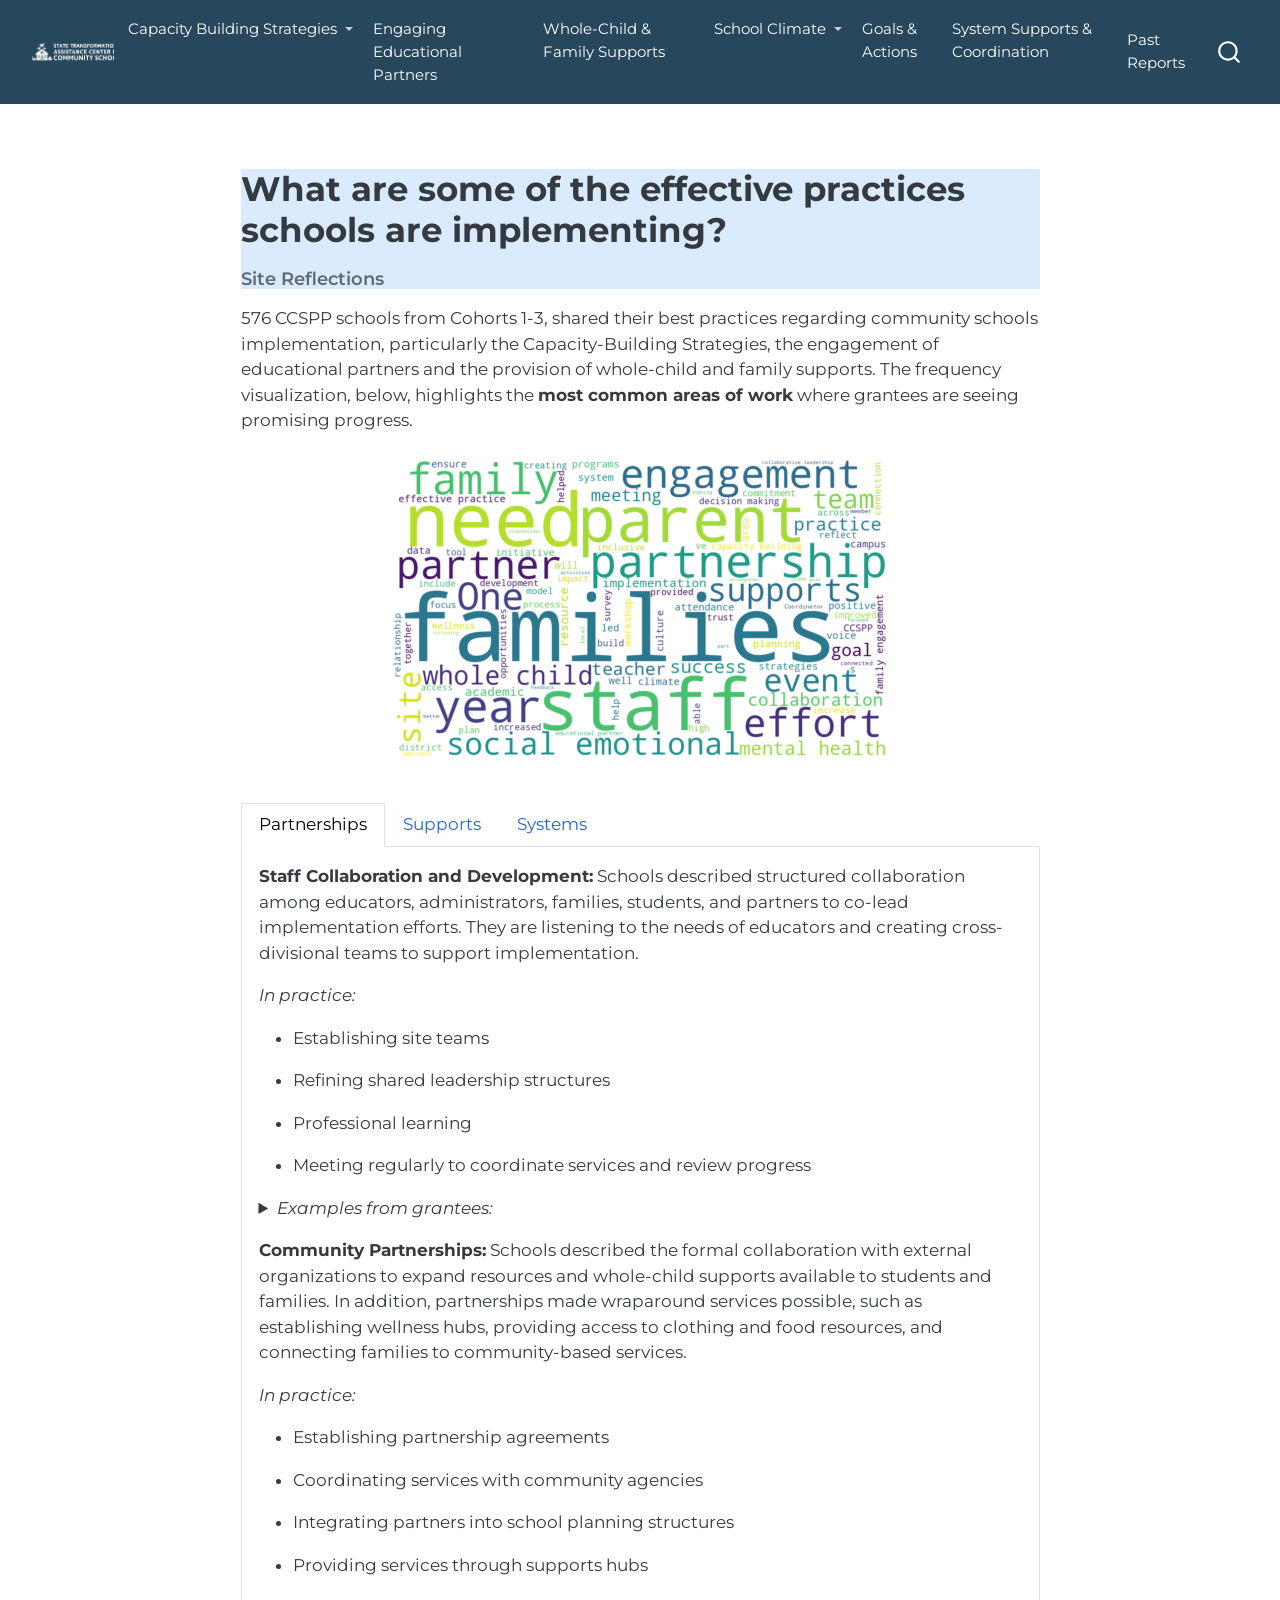
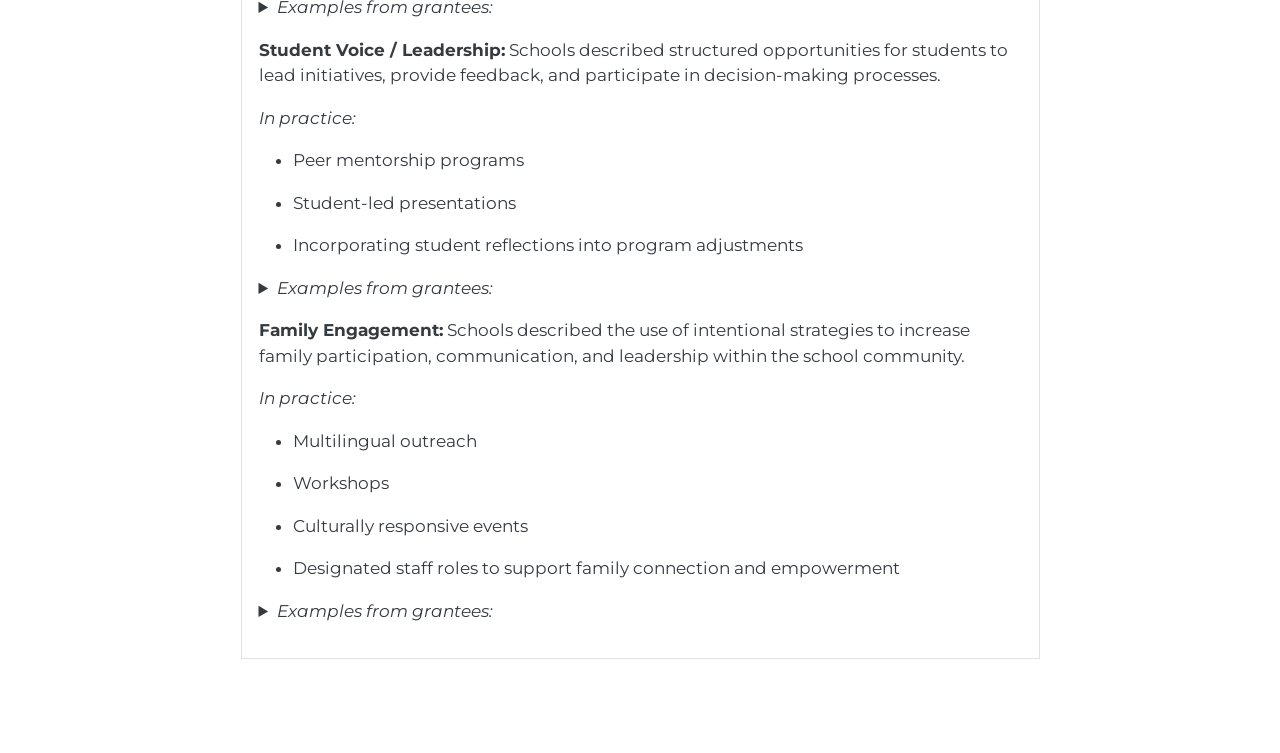
<file: docs/reflections/school-reflections.html>
<!DOCTYPE html>
<html xmlns="http://www.w3.org/1999/xhtml" lang="en" xml:lang="en"><head>

<meta charset="utf-8">
<meta name="generator" content="quarto-1.9.35">

<meta name="viewport" content="width=device-width, initial-scale=1.0, user-scalable=yes">


<title>Site Reflections</title>
<style>
/* Default styles provided by pandoc.
** See https://pandoc.org/MANUAL.html#variables-for-html for config info.
*/
code{white-space: pre-wrap;}
span.smallcaps{font-variant: small-caps;}
div.columns{display: flex; gap: min(4vw, 1.5em);}
div.column{flex: auto; overflow-x: auto;}
div.hanging-indent{margin-left: 1.5em; text-indent: -1.5em;}
ul.task-list{list-style: none;}
ul.task-list li input[type="checkbox"] {
  width: 0.8em;
  margin: 0 0.8em 0.2em -1em; /* quarto-specific, see https://github.com/quarto-dev/quarto-cli/issues/4556 */ 
  vertical-align: middle;
}
</style>


<script src="../site_libs/quarto-nav/quarto-nav.js"></script>
<script src="../site_libs/quarto-nav/headroom.min.js"></script>
<script src="../site_libs/clipboard/clipboard.min.js"></script>
<script src="../site_libs/quarto-search/autocomplete.umd.js"></script>
<script src="../site_libs/quarto-search/fuse.min.js"></script>
<script src="../site_libs/quarto-search/quarto-search.js"></script>
<meta name="quarto:offset" content="../">
<link href="../images/logo/STAC-Logo-Vertical.png" rel="icon" type="image/png">
<script src="../site_libs/quarto-html/quarto.js" type="module"></script>
<script src="../site_libs/quarto-html/tabsets/tabsets.js" type="module"></script>
<script src="../site_libs/quarto-html/popper.min.js"></script>
<script src="../site_libs/quarto-html/tippy.umd.min.js"></script>
<script src="../site_libs/quarto-html/anchor.min.js"></script>
<link href="../site_libs/quarto-html/tippy.css" rel="stylesheet">
<link href="../site_libs/quarto-html/quarto-syntax-highlighting-46f66b053e56abd73bb6e954d61a315b.css" rel="stylesheet" id="quarto-text-highlighting-styles">
<script src="../site_libs/bootstrap/bootstrap.min.js"></script>
<link href="../site_libs/bootstrap/bootstrap-icons.css" rel="stylesheet">
<link href="../site_libs/bootstrap/bootstrap-a0f9fd0d421825b736dc1bbcbcba2219.min.css" rel="stylesheet" append-hash="true" id="quarto-bootstrap" data-mode="light">
<script id="quarto-search-options" type="application/json">{
  "location": "navbar",
  "copy-button": false,
  "collapse-after": 3,
  "panel-placement": "end",
  "type": "overlay",
  "limit": 50,
  "keyboard-shortcut": [
    "f",
    "/",
    "s"
  ],
  "show-item-context": false,
  "language": {
    "search-no-results-text": "No results",
    "search-matching-documents-text": "matching documents",
    "search-copy-link-title": "Copy link to search",
    "search-hide-matches-text": "Hide additional matches",
    "search-more-match-text": "more match in this document",
    "search-more-matches-text": "more matches in this document",
    "search-clear-button-title": "Clear",
    "search-text-placeholder": "",
    "search-detached-cancel-button-title": "Cancel",
    "search-submit-button-title": "Submit",
    "search-label": "Search"
  }
}</script>


<link rel="stylesheet" href="../styles.css">
</head>

<body class="nav-fixed fullcontent quarto-light">

<div id="quarto-search-results"></div>
  <header id="quarto-header" class="headroom fixed-top">
    <nav class="navbar navbar-expand-lg " data-bs-theme="dark">
      <div class="navbar-container container-fluid">
      <div class="navbar-brand-container mx-auto">
    <a href="../index.html" class="navbar-brand navbar-brand-logo">
    <img src="../images/logo/STAC-Logo-Horizontal-White.png" alt="" class="navbar-logo light-content">
    <img src="../images/logo/STAC-Logo-Horizontal-White.png" alt="" class="navbar-logo dark-content">
    </a>
  </div>
            <div id="quarto-search" class="" title="Search"></div>
          <button class="navbar-toggler" type="button" data-bs-toggle="collapse" data-bs-target="#navbarCollapse" aria-controls="navbarCollapse" role="menu" aria-expanded="false" aria-label="Toggle navigation" onclick="if (window.quartoToggleHeadroom) { window.quartoToggleHeadroom(); }">
  <span class="navbar-toggler-icon"></span>
</button>
          <div class="collapse navbar-collapse" id="navbarCollapse">
            <ul class="navbar-nav navbar-nav-scroll me-auto">
  <li class="nav-item dropdown ">
    <a class="nav-link dropdown-toggle" href="#" id="nav-menu-capacity-building-strategies" role="link" data-bs-toggle="dropdown" aria-expanded="false">
 <span class="menu-text">Capacity Building Strategies</span>
    </a>
    <ul class="dropdown-menu" aria-labelledby="nav-menu-capacity-building-strategies">    
        <li>
    <a class="dropdown-item" href="../CBS/Schools - Capacity Building Strategies.html">
 <span class="dropdown-text">Site</span></a>
  </li>  
        <li>
    <a class="dropdown-item" href="../CBS/cbs-lea.html">
 <span class="dropdown-text">LEA</span></a>
  </li>  
    </ul>
  </li>
  <li class="nav-item">
    <a class="nav-link" href="../Engaging Educational Partners.html"> 
<span class="menu-text">Engaging Educational Partners</span></a>
  </li>  
  <li class="nav-item">
    <a class="nav-link" href="../WCFSI.html"> 
<span class="menu-text">Whole-Child &amp; Family Supports</span></a>
  </li>  
  <li class="nav-item dropdown ">
    <a class="nav-link dropdown-toggle" href="#" id="nav-menu-school-climate" role="link" data-bs-toggle="dropdown" aria-expanded="false">
 <span class="menu-text">School Climate</span>
    </a>
    <ul class="dropdown-menu" aria-labelledby="nav-menu-school-climate">    
        <li>
    <a class="dropdown-item" href="../school-climate/school-climate-dashboard.html">
 <span class="dropdown-text">Dashboard</span></a>
  </li>  
        <li>
    <a class="dropdown-item" href="../school-climate/school-climate-qual.html">
 <span class="dropdown-text">Observed Improvements</span></a>
  </li>  
    </ul>
  </li>
  <li class="nav-item">
    <a class="nav-link" href="../Goals and Actions.html"> 
<span class="menu-text">Goals &amp; Actions</span></a>
  </li>  
  <li class="nav-item">
    <a class="nav-link" href="../system-level-analysis.html"> 
<span class="menu-text">System Supports &amp; Coordination</span></a>
  </li>  
</ul>
            <ul class="navbar-nav navbar-nav-scroll ms-auto">
  <li class="nav-item">
    <a class="nav-link" href="../past-reports.html"> 
<span class="menu-text">Past Reports</span></a>
  </li>  
</ul>
          </div> <!-- /navcollapse -->
            <div class="quarto-navbar-tools">
</div>
      </div> <!-- /container-fluid -->
    </nav>
</header>
<!-- content -->
<div id="quarto-content" class="quarto-container page-columns page-rows-contents page-layout-article page-navbar">
<!-- sidebar -->
<!-- margin-sidebar -->
    
<!-- main -->
<main class="content" id="quarto-document-content"><header id="title-block-header" class="quarto-title-block"></header>




<style>
details > summary {
  font-style: italic;
}
</style>
<section id="what-are-some-of-the-effective-practices-schools-are-implementing" class="level1 hero-banner">
<h1>What are some of the effective practices schools are implementing?</h1>
<section id="site-reflections" class="level2">
<h2 class="anchored" data-anchor-id="site-reflections">Site Reflections</h2>
</section>
</section>
<p>576 CCSPP schools from Cohorts 1-3, shared their best practices regarding community schools implementation, particularly the Capacity-Building Strategies, the engagement of educational partners and the provision of whole-child and family supports. The frequency visualization, below, highlights the <strong>most common areas of work</strong> where grantees are seeing promising progress.</p>
<div class="quarto-figure quarto-figure-center">
<figure class="figure">
<p><img src="..\images/reflections/site-reflection.png" class="img-fluid quarto-figure quarto-figure-center figure-img"></p>
</figure>
</div>
<div class="tabset-margin-container"></div><div class="panel-tabset">
<ul class="nav nav-tabs" role="tablist"><li class="nav-item" role="presentation"><a class="nav-link active" id="tabset-1-1-tab" data-bs-toggle="tab" data-bs-target="#tabset-1-1" role="tab" aria-controls="tabset-1-1" aria-selected="true" href="">Partnerships</a></li><li class="nav-item" role="presentation"><a class="nav-link" id="tabset-1-2-tab" data-bs-toggle="tab" data-bs-target="#tabset-1-2" role="tab" aria-controls="tabset-1-2" aria-selected="false" href="">Supports</a></li><li class="nav-item" role="presentation"><a class="nav-link" id="tabset-1-3-tab" data-bs-toggle="tab" data-bs-target="#tabset-1-3" role="tab" aria-controls="tabset-1-3" aria-selected="false" href="">Systems</a></li></ul>
<div class="tab-content">
<div id="tabset-1-1" class="tab-pane active" role="tabpanel" aria-labelledby="tabset-1-1-tab">
<p><strong>Staff Collaboration and Development:</strong> Schools described structured collaboration among educators, administrators, families, students, and partners to co-lead implementation efforts. They are listening to the needs of educators and creating cross-divisional teams to support implementation.</p>
<p><em>In practice:</em></p>
<ul>
<li><p>Establishing site teams</p></li>
<li><p>Refining shared leadership structures</p></li>
<li><p>Professional learning</p></li>
<li><p>Meeting regularly to coordinate services and review progress</p></li>
</ul>
<details>
<summary>
<em>Examples from grantees:</em>
</summary>
<blockquote class="blockquote">
<p>Our focus on Collaborative Leadership has been instrumental. By increasing staff development opportunities, refining goal-setting practices, and strengthening the role of our School Site Council, we’ve created a more cohesive, shared leadership culture.</p>
</blockquote>
<blockquote class="blockquote">
<p>One of our most impactful strategies has been the implementation of professional development tailored to the needs of our educators and staff. Training focused on inclusive teaching, trauma-informed care, and data-driven instruction have empowered staff to better support our diverse learners, including students with disabilities, foster youth, and students.</p>
</blockquote>
</details>
<p><strong>Community Partnerships:</strong> Schools described the formal collaboration with external organizations to expand resources and whole-child supports available to students and families. In addition, partnerships made wraparound services possible, such as establishing wellness hubs, providing access to clothing and food resources, and connecting families to community-based services.</p>
<p><em>In practice:</em></p>
<ul>
<li><p>Establishing partnership agreements</p></li>
<li><p>Coordinating services with community agencies</p></li>
<li><p>Integrating partners into school planning structures</p></li>
<li><p>Providing services through supports hubs</p></li>
</ul>
<details>
<summary>
<em>Examples from grantees:</em>
</summary>
<blockquote class="blockquote">
<p>We have also formalized agreements with educational partners and used team mapping to streamline collaboration and maximize impact.</p>
</blockquote>
<blockquote class="blockquote">
<p>A key success has been the establishment of our Wellness Hub and the presence of a dedicated Wellness Specialist on site. These resources have provided students and families with increased access to mental health services, basic needs support, and social-emotional development opportunities.</p>
</blockquote>
</details>
<p><strong>Student Voice / Leadership:</strong> Schools described structured opportunities for students to lead initiatives, provide feedback, and participate in decision-making processes.</p>
<p><em>In practice:</em></p>
<ul>
<li><p>Peer mentorship programs</p></li>
<li><p>Student-led presentations</p></li>
<li><p>Incorporating student reflections into program adjustments</p></li>
</ul>
<details>
<summary>
<em>Examples from grantees:</em>
</summary>
<blockquote class="blockquote">
<p>We also experienced success with our student-led WEB (Where Everybody Belongs) program, which fosters leadership and peer mentorship among students.</p>
</blockquote>
<blockquote class="blockquote">
<p>A notable success has been the development of student leadership opportunities, including peer mentoring in kindergarten classrooms and student-led planning of school events. These roles empower students to contribute meaningfully to the school community, fostering a greater sense of responsibility and belonging. Weíve observed increased student satisfaction and participation in school activities as a result.</p>
</blockquote>
</details>
<p><strong>Family Engagement:</strong> Schools described the use of intentional strategies to increase family participation, communication, and leadership within the school community.</p>
<p><em>In practice:</em></p>
<ul>
<li><p>Multilingual outreach</p></li>
<li><p>Workshops</p></li>
<li><p>Culturally responsive events</p></li>
<li><p>Designated staff roles to support family connection and empowerment</p></li>
</ul>
<details>
<summary>
<em>Examples from grantees:</em>
</summary>
<blockquote class="blockquote">
<p>Our Family Resource Liaison also emerged as a critical connector… she helped families—especially newcomers and English learners—feel seen, supported, and empowered to participate more fully in their child’s education.</p>
</blockquote>
<blockquote class="blockquote">
<p>To further support the whole family, the school has partnered with external organizations to offer English as a Second Language (ESL) and GED preparation classes for parents. These offerings empower parents with tools to support their children academically and navigate systems more confidently. Additionally, HMSA has partnered with the Los Angeles County Department of Mental Health (LACDMH) to host monthly mental health workshops for parents, fostering a culture of wellness and reducing stigma around seeking help.</p>
</blockquote>
</details>
</div>
<div id="tabset-1-2" class="tab-pane" role="tabpanel" aria-labelledby="tabset-1-2-tab">
<p><strong>Attendance Focus:</strong> Schools described the use of targeted strategies designed to improve student attendance through monitoring, incentives, and coordinated interventions.</p>
<p><em>In practice:</em></p>
<ul>
<li><p>Forming attendance teams</p></li>
<li><p>Implementing recognition programs</p></li>
<li><p>Providing timely supports to address barriers to regular school participation</p></li>
</ul>
<details>
<summary>
<em>Examples from grantees:</em>
</summary>
<blockquote class="blockquote">
<p>The school has achieved notable success in reducing chronic absenteeism by establishing a dedicated Chronic Absenteeism Taskforce. This team worked collaboratively with the middle school to implement a comprehensive, family-centered approach to addressing the issue. The taskforce focused on building strong partnerships with families, identifying the root causes of absenteeism, and developing tailored strategies to support each student’s unique needs. By prioritizing accessibility, open communication, and proactive problem-solving, the taskforce was able to remove barriers to attendance and foster a stronger connection between families and the school community, ultimately leading to improved student attendance and engagement.</p>
</blockquote>
</details>
<p><strong>Mental Health / Social-Emotional Learning:</strong> Schools described structured supports designed to strengthen students’ emotional regulation, peer relationships, and overall well-being.</p>
<p><em>In practice:</em></p>
<ul>
<li><p>Mentorship groups</p></li>
<li><p>Dedicated wellness centers</p></li>
<li><p>Integrated mental health services delivered on campus</p></li>
</ul>
<details>
<summary>
<em>Examples from grantees:</em>
</summary>
<blockquote class="blockquote">
<p>After students voiced a need for increased mental health support, we collaborated with our on-campus mental health partner to increase the number of therapists serving our school from one to three. This expansion has significantly improved access to individual counseling and crisis intervention services.</p>
</blockquote>
</details>
</div>
<div id="tabset-1-3" class="tab-pane" role="tabpanel" aria-labelledby="tabset-1-3-tab">
<p><strong>Data-Driven Improvement:</strong> Schools described the use of formal data systems and structured analysis processes to guide planning and continuous improvement.</p>
<p><em>In practice:</em></p>
<ul>
<li><p>Reviewing climate and attendance data</p></li>
<li><p>Conducting needs assessments</p></li>
<li><p>Using surveys and referral trends to refine interventions</p></li>
</ul>
<details class="italic-details">
<summary>
<em>Examples from grantees:</em>
</summary>
<blockquote class="blockquote">
<p>The school’s use of continuous data monitoring through the Needs and Assets Assessment, Panorama surveys, and COST referrals has allowed for more responsive decision-making.</p>
</blockquote>
<blockquote class="blockquote">
<p>Staff, families, and students regularly reflect on data to adjust programming and prioritize actions aligned with our implementation goals.</p>
</blockquote>
</details>
</div>
</div>
</div>



</main> <!-- /main -->
<script id="quarto-html-after-body" type="application/javascript">
  window.document.addEventListener("DOMContentLoaded", function (event) {
    const icon = "";
    const anchorJS = new window.AnchorJS();
    anchorJS.options = {
      placement: 'right',
      icon: icon
    };
    anchorJS.add('.anchored');
    const isCodeAnnotation = (el) => {
      for (const clz of el.classList) {
        if (clz.startsWith('code-annotation-')) {                     
          return true;
        }
      }
      return false;
    }
    const onCopySuccess = function(e) {
      // button target
      const button = e.trigger;
      // don't keep focus
      button.blur();
      // flash "checked"
      button.classList.add('code-copy-button-checked');
      var currentTitle = button.getAttribute("title");
      button.setAttribute("title", "Copied!");
      let tooltip;
      if (window.bootstrap) {
        button.setAttribute("data-bs-toggle", "tooltip");
        button.setAttribute("data-bs-placement", "left");
        button.setAttribute("data-bs-title", "Copied!");
        tooltip = new bootstrap.Tooltip(button, 
          { trigger: "manual", 
            customClass: "code-copy-button-tooltip",
            offset: [0, -8]});
        tooltip.show();    
      }
      setTimeout(function() {
        if (tooltip) {
          tooltip.hide();
          button.removeAttribute("data-bs-title");
          button.removeAttribute("data-bs-toggle");
          button.removeAttribute("data-bs-placement");
        }
        button.setAttribute("title", currentTitle);
        button.classList.remove('code-copy-button-checked');
      }, 1000);
      // clear code selection
      e.clearSelection();
    }
    const getTextToCopy = function(trigger) {
      const outerScaffold = trigger.parentElement.cloneNode(true);
      const codeEl = outerScaffold.querySelector('code');
      for (const childEl of codeEl.children) {
        if (isCodeAnnotation(childEl)) {
          childEl.remove();
        }
      }
      return codeEl.innerText;
    }
    const clipboard = new window.ClipboardJS('.code-copy-button:not([data-in-quarto-modal])', {
      text: getTextToCopy
    });
    clipboard.on('success', onCopySuccess);
    if (window.document.getElementById('quarto-embedded-source-code-modal')) {
      const clipboardModal = new window.ClipboardJS('.code-copy-button[data-in-quarto-modal]', {
        text: getTextToCopy,
        container: window.document.getElementById('quarto-embedded-source-code-modal')
      });
      clipboardModal.on('success', onCopySuccess);
    }
      var localhostRegex = new RegExp(/^(?:http|https):\/\/localhost\:?[0-9]*\//);
      var mailtoRegex = new RegExp(/^mailto:/);
        var filterRegex = new RegExp('/' + window.location.host + '/');
      var isInternal = (href) => {
          return filterRegex.test(href) || localhostRegex.test(href) || mailtoRegex.test(href);
      }
      // Inspect non-navigation links and adorn them if external
     var links = window.document.querySelectorAll('a[href]:not(.nav-link):not(.navbar-brand):not(.toc-action):not(.sidebar-link):not(.sidebar-item-toggle):not(.pagination-link):not(.no-external):not([aria-hidden]):not(.dropdown-item):not(.quarto-navigation-tool):not(.about-link)');
      for (var i=0; i<links.length; i++) {
        const link = links[i];
        if (!isInternal(link.href)) {
          // undo the damage that might have been done by quarto-nav.js in the case of
          // links that we want to consider external
          if (link.dataset.originalHref !== undefined) {
            link.href = link.dataset.originalHref;
          }
        }
      }
    function tippyHover(el, contentFn, onTriggerFn, onUntriggerFn) {
      const config = {
        allowHTML: true,
        maxWidth: 500,
        delay: 100,
        arrow: false,
        appendTo: function(el) {
            return el.parentElement;
        },
        interactive: true,
        interactiveBorder: 10,
        theme: 'quarto',
        placement: 'bottom-start',
      };
      if (contentFn) {
        config.content = contentFn;
      }
      if (onTriggerFn) {
        config.onTrigger = onTriggerFn;
      }
      if (onUntriggerFn) {
        config.onUntrigger = onUntriggerFn;
      }
      window.tippy(el, config); 
    }
    const noterefs = window.document.querySelectorAll('a[role="doc-noteref"]');
    for (var i=0; i<noterefs.length; i++) {
      const ref = noterefs[i];
      tippyHover(ref, function() {
        // use id or data attribute instead here
        let href = ref.getAttribute('data-footnote-href') || ref.getAttribute('href');
        try { href = new URL(href).hash; } catch {}
        const id = href.replace(/^#\/?/, "");
        const note = window.document.getElementById(id);
        if (note) {
          return note.innerHTML;
        } else {
          return "";
        }
      });
    }
    const xrefs = window.document.querySelectorAll('a.quarto-xref');
    const processXRef = (id, note) => {
      // Strip column container classes
      const stripColumnClz = (el) => {
        el.classList.remove("page-full", "page-columns");
        if (el.children) {
          for (const child of el.children) {
            stripColumnClz(child);
          }
        }
      }
      stripColumnClz(note)
      if (id === null || id.startsWith('sec-')) {
        // Special case sections, only their first couple elements
        const container = document.createElement("div");
        if (note.children && note.children.length > 2) {
          container.appendChild(note.children[0].cloneNode(true));
          for (let i = 1; i < note.children.length; i++) {
            const child = note.children[i];
            if (child.tagName === "P" && child.innerText === "") {
              continue;
            } else {
              container.appendChild(child.cloneNode(true));
              break;
            }
          }
          if (window.Quarto?.typesetMath) {
            window.Quarto.typesetMath(container);
          }
          return container.innerHTML
        } else {
          if (window.Quarto?.typesetMath) {
            window.Quarto.typesetMath(note);
          }
          return note.innerHTML;
        }
      } else {
        // Remove any anchor links if they are present
        const anchorLink = note.querySelector('a.anchorjs-link');
        if (anchorLink) {
          anchorLink.remove();
        }
        if (window.Quarto?.typesetMath) {
          window.Quarto.typesetMath(note);
        }
        if (note.classList.contains("callout")) {
          return note.outerHTML;
        } else {
          return note.innerHTML;
        }
      }
    }
    for (var i=0; i<xrefs.length; i++) {
      const xref = xrefs[i];
      tippyHover(xref, undefined, function(instance) {
        instance.disable();
        let url = xref.getAttribute('href');
        let hash = undefined; 
        if (url.startsWith('#')) {
          hash = url;
        } else {
          try { hash = new URL(url).hash; } catch {}
        }
        if (hash) {
          const id = hash.replace(/^#\/?/, "");
          const note = window.document.getElementById(id);
          if (note !== null) {
            try {
              const html = processXRef(id, note.cloneNode(true));
              instance.setContent(html);
            } finally {
              instance.enable();
              instance.show();
            }
          } else {
            // See if we can fetch this
            fetch(url.split('#')[0])
            .then(res => res.text())
            .then(html => {
              const parser = new DOMParser();
              const htmlDoc = parser.parseFromString(html, "text/html");
              const note = htmlDoc.getElementById(id);
              if (note !== null) {
                const html = processXRef(id, note);
                instance.setContent(html);
              } 
            }).finally(() => {
              instance.enable();
              instance.show();
            });
          }
        } else {
          // See if we can fetch a full url (with no hash to target)
          // This is a special case and we should probably do some content thinning / targeting
          fetch(url)
          .then(res => res.text())
          .then(html => {
            const parser = new DOMParser();
            const htmlDoc = parser.parseFromString(html, "text/html");
            const note = htmlDoc.querySelector('main.content');
            if (note !== null) {
              // This should only happen for chapter cross references
              // (since there is no id in the URL)
              // remove the first header
              if (note.children.length > 0 && note.children[0].tagName === "HEADER") {
                note.children[0].remove();
              }
              const html = processXRef(null, note);
              instance.setContent(html);
            } 
          }).finally(() => {
            instance.enable();
            instance.show();
          });
        }
      }, function(instance) {
      });
    }
        let selectedAnnoteEl;
        const selectorForAnnotation = ( cell, annotation) => {
          let cellAttr = 'data-code-cell="' + cell + '"';
          let lineAttr = 'data-code-annotation="' +  annotation + '"';
          const selector = 'span[' + cellAttr + '][' + lineAttr + ']';
          return selector;
        }
        const selectCodeLines = (annoteEl) => {
          const doc = window.document;
          const targetCell = annoteEl.getAttribute("data-target-cell");
          const targetAnnotation = annoteEl.getAttribute("data-target-annotation");
          const annoteSpan = window.document.querySelector(selectorForAnnotation(targetCell, targetAnnotation));
          const lines = annoteSpan.getAttribute("data-code-lines").split(",");
          const lineIds = lines.map((line) => {
            return targetCell + "-" + line;
          })
          let top = null;
          let height = null;
          let parent = null;
          if (lineIds.length > 0) {
              //compute the position of the single el (top and bottom and make a div)
              const el = window.document.getElementById(lineIds[0]);
              top = el.offsetTop;
              height = el.offsetHeight;
              parent = el.parentElement.parentElement;
            if (lineIds.length > 1) {
              const lastEl = window.document.getElementById(lineIds[lineIds.length - 1]);
              const bottom = lastEl.offsetTop + lastEl.offsetHeight;
              height = bottom - top;
            }
            if (top !== null && height !== null && parent !== null) {
              // cook up a div (if necessary) and position it 
              let div = window.document.getElementById("code-annotation-line-highlight");
              if (div === null) {
                div = window.document.createElement("div");
                div.setAttribute("id", "code-annotation-line-highlight");
                div.style.position = 'absolute';
                parent.appendChild(div);
              }
              div.style.top = top - 2 + "px";
              div.style.height = height + 4 + "px";
              div.style.left = 0;
              let gutterDiv = window.document.getElementById("code-annotation-line-highlight-gutter");
              if (gutterDiv === null) {
                gutterDiv = window.document.createElement("div");
                gutterDiv.setAttribute("id", "code-annotation-line-highlight-gutter");
                gutterDiv.style.position = 'absolute';
                const codeCell = window.document.getElementById(targetCell);
                const gutter = codeCell.querySelector('.code-annotation-gutter');
                gutter.appendChild(gutterDiv);
              }
              gutterDiv.style.top = top - 2 + "px";
              gutterDiv.style.height = height + 4 + "px";
            }
            selectedAnnoteEl = annoteEl;
          }
        };
        const unselectCodeLines = () => {
          const elementsIds = ["code-annotation-line-highlight", "code-annotation-line-highlight-gutter"];
          elementsIds.forEach((elId) => {
            const div = window.document.getElementById(elId);
            if (div) {
              div.remove();
            }
          });
          selectedAnnoteEl = undefined;
        };
          // Handle positioning of the toggle
      window.addEventListener(
        "resize",
        throttle(() => {
          elRect = undefined;
          if (selectedAnnoteEl) {
            selectCodeLines(selectedAnnoteEl);
          }
        }, 10)
      );
      function throttle(fn, ms) {
      let throttle = false;
      let timer;
        return (...args) => {
          if(!throttle) { // first call gets through
              fn.apply(this, args);
              throttle = true;
          } else { // all the others get throttled
              if(timer) clearTimeout(timer); // cancel #2
              timer = setTimeout(() => {
                fn.apply(this, args);
                timer = throttle = false;
              }, ms);
          }
        };
      }
        // Attach click handler to the DT
        const annoteDls = window.document.querySelectorAll('dt[data-target-cell]');
        for (const annoteDlNode of annoteDls) {
          annoteDlNode.addEventListener('click', (event) => {
            const clickedEl = event.target;
            if (clickedEl !== selectedAnnoteEl) {
              unselectCodeLines();
              const activeEl = window.document.querySelector('dt[data-target-cell].code-annotation-active');
              if (activeEl) {
                activeEl.classList.remove('code-annotation-active');
              }
              selectCodeLines(clickedEl);
              clickedEl.classList.add('code-annotation-active');
            } else {
              // Unselect the line
              unselectCodeLines();
              clickedEl.classList.remove('code-annotation-active');
            }
          });
        }
    const findCites = (el) => {
      const parentEl = el.parentElement;
      if (parentEl) {
        const cites = parentEl.dataset.cites;
        if (cites) {
          return {
            el,
            cites: cites.split(' ')
          };
        } else {
          return findCites(el.parentElement)
        }
      } else {
        return undefined;
      }
    };
    var bibliorefs = window.document.querySelectorAll('a[role="doc-biblioref"]');
    for (var i=0; i<bibliorefs.length; i++) {
      const ref = bibliorefs[i];
      const citeInfo = findCites(ref);
      if (citeInfo) {
        tippyHover(citeInfo.el, function() {
          var popup = window.document.createElement('div');
          citeInfo.cites.forEach(function(cite) {
            var citeDiv = window.document.createElement('div');
            citeDiv.classList.add('hanging-indent');
            citeDiv.classList.add('csl-entry');
            var biblioDiv = window.document.getElementById('ref-' + cite);
            if (biblioDiv) {
              citeDiv.innerHTML = biblioDiv.innerHTML;
            }
            popup.appendChild(citeDiv);
          });
          return popup.innerHTML;
        });
      }
    }
  });
  </script>
</div> <!-- /content -->




</body></html>
</file>
<file: docs/site_libs/quarto-html/tippy.css>
.tippy-box[data-animation=fade][data-state=hidden]{opacity:0}[data-tippy-root]{max-width:calc(100vw - 10px)}.tippy-box{position:relative;background-color:#333;color:#fff;border-radius:4px;font-size:14px;line-height:1.4;white-space:normal;outline:0;transition-property:transform,visibility,opacity}.tippy-box[data-placement^=top]>.tippy-arrow{bottom:0}.tippy-box[data-placement^=top]>.tippy-arrow:before{bottom:-7px;left:0;border-width:8px 8px 0;border-top-color:initial;transform-origin:center top}.tippy-box[data-placement^=bottom]>.tippy-arrow{top:0}.tippy-box[data-placement^=bottom]>.tippy-arrow:before{top:-7px;left:0;border-width:0 8px 8px;border-bottom-color:initial;transform-origin:center bottom}.tippy-box[data-placement^=left]>.tippy-arrow{right:0}.tippy-box[data-placement^=left]>.tippy-arrow:before{border-width:8px 0 8px 8px;border-left-color:initial;right:-7px;transform-origin:center left}.tippy-box[data-placement^=right]>.tippy-arrow{left:0}.tippy-box[data-placement^=right]>.tippy-arrow:before{left:-7px;border-width:8px 8px 8px 0;border-right-color:initial;transform-origin:center right}.tippy-box[data-inertia][data-state=visible]{transition-timing-function:cubic-bezier(.54,1.5,.38,1.11)}.tippy-arrow{width:16px;height:16px;color:#333}.tippy-arrow:before{content:"";position:absolute;border-color:transparent;border-style:solid}.tippy-content{position:relative;padding:5px 9px;z-index:1}
</file>
<file: docs/site_libs/quarto-html/quarto-syntax-highlighting-46f66b053e56abd73bb6e954d61a315b.css>
/* quarto syntax highlight colors */
:root {
  --quarto-hl-ot-color: #003B4F;
  --quarto-hl-at-color: #657422;
  --quarto-hl-ss-color: #20794D;
  --quarto-hl-an-color: #5E5E5E;
  --quarto-hl-fu-color: #4758AB;
  --quarto-hl-st-color: #20794D;
  --quarto-hl-cf-color: #003B4F;
  --quarto-hl-op-color: #5E5E5E;
  --quarto-hl-er-color: #AD0000;
  --quarto-hl-bn-color: #AD0000;
  --quarto-hl-al-color: #AD0000;
  --quarto-hl-va-color: #111111;
  --quarto-hl-bu-color: inherit;
  --quarto-hl-ex-color: inherit;
  --quarto-hl-pp-color: #AD0000;
  --quarto-hl-in-color: #5E5E5E;
  --quarto-hl-vs-color: #20794D;
  --quarto-hl-wa-color: #5E5E5E;
  --quarto-hl-do-color: #5E5E5E;
  --quarto-hl-im-color: #00769E;
  --quarto-hl-ch-color: #20794D;
  --quarto-hl-dt-color: #AD0000;
  --quarto-hl-fl-color: #AD0000;
  --quarto-hl-co-color: #5E5E5E;
  --quarto-hl-cv-color: #5E5E5E;
  --quarto-hl-cn-color: #8f5902;
  --quarto-hl-sc-color: #5E5E5E;
  --quarto-hl-dv-color: #AD0000;
  --quarto-hl-kw-color: #003B4F;
}

/* other quarto variables */
:root {
  --quarto-font-monospace: SFMono-Regular, Menlo, Monaco, Consolas, "Liberation Mono", "Courier New", monospace;
}

/* syntax highlight based on Pandoc's rules */
pre > code.sourceCode > span {
  color: #003B4F;
}

code.sourceCode > span {
  color: #003B4F;
}

div.sourceCode,
div.sourceCode pre.sourceCode {
  color: #003B4F;
}

/* Normal */
code span {
  color: #003B4F;
}

/* Alert */
code span.al {
  color: #AD0000;
  font-style: inherit;
}

/* Annotation */
code span.an {
  color: #5E5E5E;
  font-style: inherit;
}

/* Attribute */
code span.at {
  color: #657422;
  font-style: inherit;
}

/* BaseN */
code span.bn {
  color: #AD0000;
  font-style: inherit;
}

/* BuiltIn */
code span.bu {
  font-style: inherit;
}

/* ControlFlow */
code span.cf {
  color: #003B4F;
  font-weight: bold;
  font-style: inherit;
}

/* Char */
code span.ch {
  color: #20794D;
  font-style: inherit;
}

/* Constant */
code span.cn {
  color: #8f5902;
  font-style: inherit;
}

/* Comment */
code span.co {
  color: #5E5E5E;
  font-style: inherit;
}

/* CommentVar */
code span.cv {
  color: #5E5E5E;
  font-style: italic;
}

/* Documentation */
code span.do {
  color: #5E5E5E;
  font-style: italic;
}

/* DataType */
code span.dt {
  color: #AD0000;
  font-style: inherit;
}

/* DecVal */
code span.dv {
  color: #AD0000;
  font-style: inherit;
}

/* Error */
code span.er {
  color: #AD0000;
  font-style: inherit;
}

/* Extension */
code span.ex {
  font-style: inherit;
}

/* Float */
code span.fl {
  color: #AD0000;
  font-style: inherit;
}

/* Function */
code span.fu {
  color: #4758AB;
  font-style: inherit;
}

/* Import */
code span.im {
  color: #00769E;
  font-style: inherit;
}

/* Information */
code span.in {
  color: #5E5E5E;
  font-style: inherit;
}

/* Keyword */
code span.kw {
  color: #003B4F;
  font-weight: bold;
  font-style: inherit;
}

/* Operator */
code span.op {
  color: #5E5E5E;
  font-style: inherit;
}

/* Other */
code span.ot {
  color: #003B4F;
  font-style: inherit;
}

/* Preprocessor */
code span.pp {
  color: #AD0000;
  font-style: inherit;
}

/* SpecialChar */
code span.sc {
  color: #5E5E5E;
  font-style: inherit;
}

/* SpecialString */
code span.ss {
  color: #20794D;
  font-style: inherit;
}

/* String */
code span.st {
  color: #20794D;
  font-style: inherit;
}

/* Variable */
code span.va {
  color: #111111;
  font-style: inherit;
}

/* VerbatimString */
code span.vs {
  color: #20794D;
  font-style: inherit;
}

/* Warning */
code span.wa {
  color: #5E5E5E;
  font-style: italic;
}

.prevent-inlining {
  content: "</";
}

/*# sourceMappingURL=5022ed312398f59a55adce476d7327af.css.map */
</file>
<file: docs/styles.css>
/* css styles */

/* Optional: load Montserrat (STAC font option) for supporting UI text if desired */
@import url("https://fonts.googleapis.com/css2?family=Montserrat:wght@400;600;700&display=swap");

/* ------------------------------------------------------------
   STAC / UCLA Color System (from your palette)
   Prefer S-TAC brand colors (#097691, #5CBC5A, #1D6EA5, #005DAA)
   ------------------------------------------------------------ */
:root {
  /* S-TAC Brand Colors (use often) */
  --stac-teal:  #097691;
  --stac-dark-teal: #27475C;
  --stac-green: #5CBC5A;
  --stac-blue-1:#1D6EA5;
  --stac-blue-2:#005DAA;   /* best “primary” candidate */

  /* UCLA secondary palette */
  --ucla-blue:  #2774AE;
  --ucla-gold:  #FFD100;

  /* UCLA blues (for hovers/contrast) */
  --ucla-darkest-blue:#003B5C;
  --ucla-darker-blue: #005587;
  --ucla-lighter-blue: #8BB8E8;
  --ucla-lightest-blue:#DAEBFE;

  /* Gold variants */
  --ucla-darkest-gold:#FFBB1C;
  --ucla-darker-gold: #FFC72C;

  /* Additional palette (optional) */
  --stac-fig-green:#73B662;
  --stac-gold-2:   #F4C210;
  --stac-cyan:     #0DB0D8;
  --stac-cyan-lite:#87E1F8;
  --stac-cyan-bg:  #E7F9FE;
  --neutral-700:   #7F7F7F;

  /* Do not use unless necessary: #913D88 */
}

/* ------------------------------------------------------------
   Typography (per guide convention)
   Titles: Arial
   Subtitles + Main: Avenir (with fallbacks)
   ------------------------------------------------------------ */
body {
  font-family: "Montserrat", Avenir, "Avenir Next", "Gill Sans", system-ui, -apple-system,
               "Segoe UI", Roboto, "Helvetica Neue", Arial, sans-serif;
}

/* Titles / headings */
h1, h2, h3, h4, h5, h6 {
  font-family: "Montserrat", Arial, system-ui, -apple-system, "Segoe UI", sans-serif;
  color: #343a40;
}

/* UI chrome */
.navbar,
.sidebar,
.toc {
  font-family: "Montserrat", Avenir, "Avenir Next", "Gill Sans", Arial, sans-serif;
}

/* Hide Quarto page title block entirely */
.quarto-title-block {
  display: none;
}

li::marker {
  color: #343a40;
}
/* ------------------------------------------------------------
   Navbar (switch to STAC primary blue)
   ------------------------------------------------------------ */
.navbar {
  background-color: var(--stac-dark-teal) !important;
}

/* Navbar font size (top-level items) */
.navbar .navbar-nav > .nav-item > .nav-link {
  font-size: 0.9rem;
}

/* Navbar links */
.navbar a,
.navbar-brand {
  color: white !important;
}

.navbar a:hover {
  /* Use UCLA gold as the high-contrast accent */
  color: var(--stac-green) !important;
}


/* Navbar dropdown menu (base) */
.navbar .dropdown-menu {
  background-color: var(--stac-teal) !important;
}

/* Dropdown items */
.navbar .dropdown-menu .dropdown-item {
  font-size: 0.85rem;
}

/* Dropdown item text (default state) */
.navbar .dropdown-menu .dropdown-item {
  color: white !important;
}

/* Hover state: dark teal background + green text */
.navbar .dropdown-menu .dropdown-item:hover,
.navbar .dropdown-menu .dropdown-item:focus {
  background-color: var(--stac-dark-teal) !important;
  color: var(--stac-green) !important;
}

/* Nav bar toggler */
/* Navbar hamburger (mobile menu) icon */
.navbar-toggler {
  border-color: white !important;
}

/* Hamburger icon lines */
.navbar-toggler-icon {
  filter: brightness(0) invert(1);
}

/* ------------------------------------------------------------
   Sidebar styling (light STAC background + STAC active state)
   ------------------------------------------------------------ */
.sidebar {
  background-color: #ffffff !important;
  color: #343a40;
}

.sidebar a.active {
  color: var(--stac-blue-2);
  font-weight: 600;
}

.sidebar a.active {
  color: var(--stac-blue-2);
  font-weight: 600;
}

/* Optional: non-active sidebar link hover */
.sidebar a:hover {
  color: var(--stac-teal);
}


/* ------------------------------------------------------------
   Search styling in navbar
   ------------------------------------------------------------ */

/* Search icon in navbar */
.navbar .aa-SearchIcon,
.navbar .aa-SubmitIcon {
  color: white !important;
  fill: white !important;
}

/* Search input box */
.navbar .aa-Input {
  background-color: white;
  color: var(--stac-blue-2);
  border: 1px solid white;
}

/* Placeholder text */
.navbar .aa-Input::placeholder {
  color: var(--stac-blue-2);
  opacity: 0.7;
}

/* Search button */
.navbar .aa-SubmitButton {
  background-color: var(--stac-blue-1);
  border: 1px solid white;
}

/* Hover / focus */
.navbar .aa-SubmitButton:hover,
.navbar .aa-SubmitButton:focus-within {
  background-color: var(--ucla-darkest-blue);
}

/* Search modal results header / detached button */
.aa-DetachedSearchButton {
  border-color: white;
}


/* ------------------------------------------------------------
   Details in sidebar
   ------------------------------------------------------------ */

details {
  color: #343a40; 
}

details summary {
  color: #343a40; 
}


/* ------------------------------------------------------------
   Hero Banner
   ------------------------------------------------------------ */
   
/* Blue hero banner section */
.hero-banner {
  background-color: var(--ucla-lightest-blue);
}

/* Remove separator line inside hero banner */
.hero-banner h2 {
  border-bottom: none !important;
}

/* ------------------------------------------------------------
   Page headings -- consistent across all pages
   (modeled on the home page and the Goals & Actions draft)
   - Title block (blue band): question in dark gray, subtitle in gray
   - Section headings: navy #104B84, bold, no underline rule
   ------------------------------------------------------------ */
:root {
  --heading-navy: #104B84;
  --heading-dark: #343a40;
  --subtitle-gray: #5F6973;
}

/* Section headings in the page body */
main.content h2 {
  color: var(--heading-navy);
  font-weight: 700;
  font-size: 1.35rem;
  border-bottom: none;
  padding-bottom: 0;
  margin-top: 2rem;
}
main.content h3 {
  color: var(--heading-navy);
  font-weight: 700;
  font-size: 1.1rem;
}
main.content h4 {
  color: var(--heading-navy);
  font-weight: 600;
  font-size: 1rem;
}

/* Title block: page question + subtitle */
main.content .hero-banner h1 {
  color: var(--heading-dark);
  font-weight: 700;
}
main.content .hero-banner h2,
main.content .hero-banner .hero-subtitle {
  color: var(--subtitle-gray);
  font-size: 1.05rem;
  font-weight: 600;
  margin-top: 0.25rem;
}

/* Side column (e.g., "Resources"): headings in black, not navy */
main.content .column-margin h2,
main.content .column-margin h3,
main.content .column-margin h4 {
  color: #000000;
}
</file>
